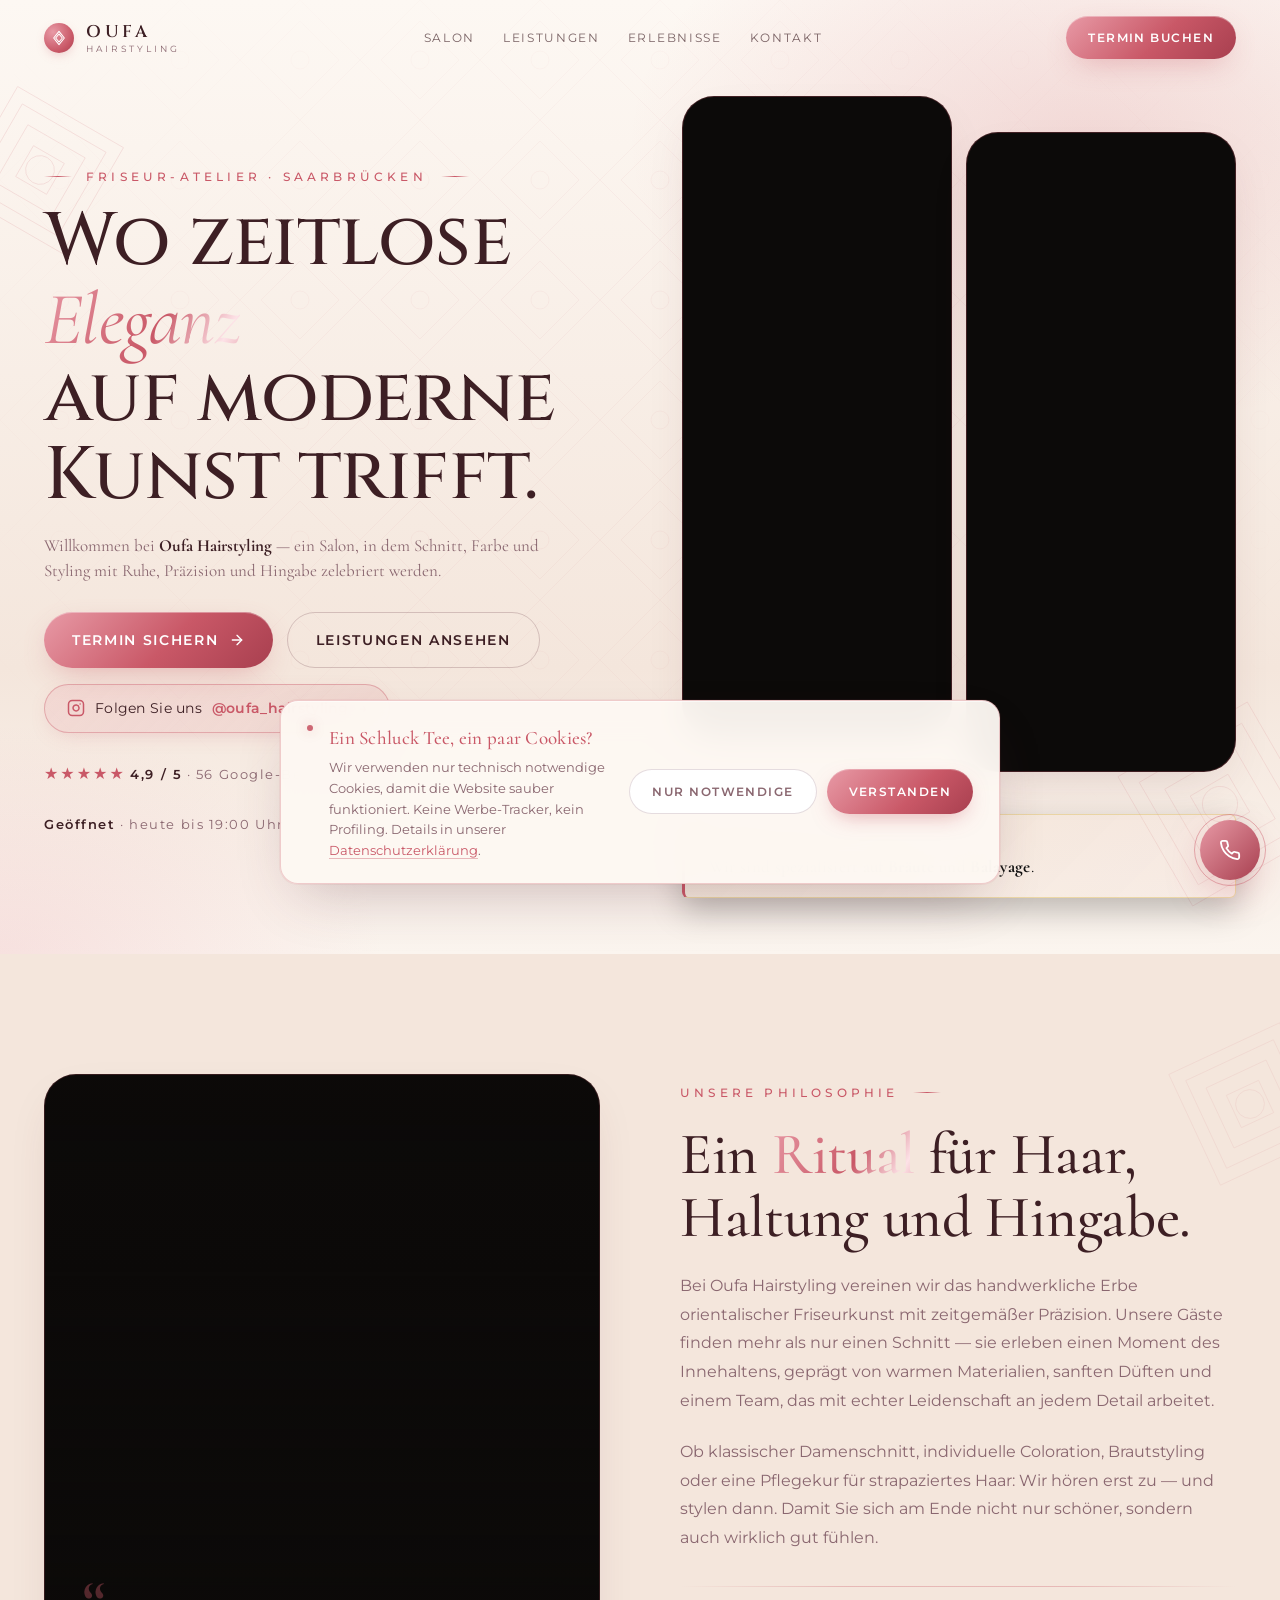
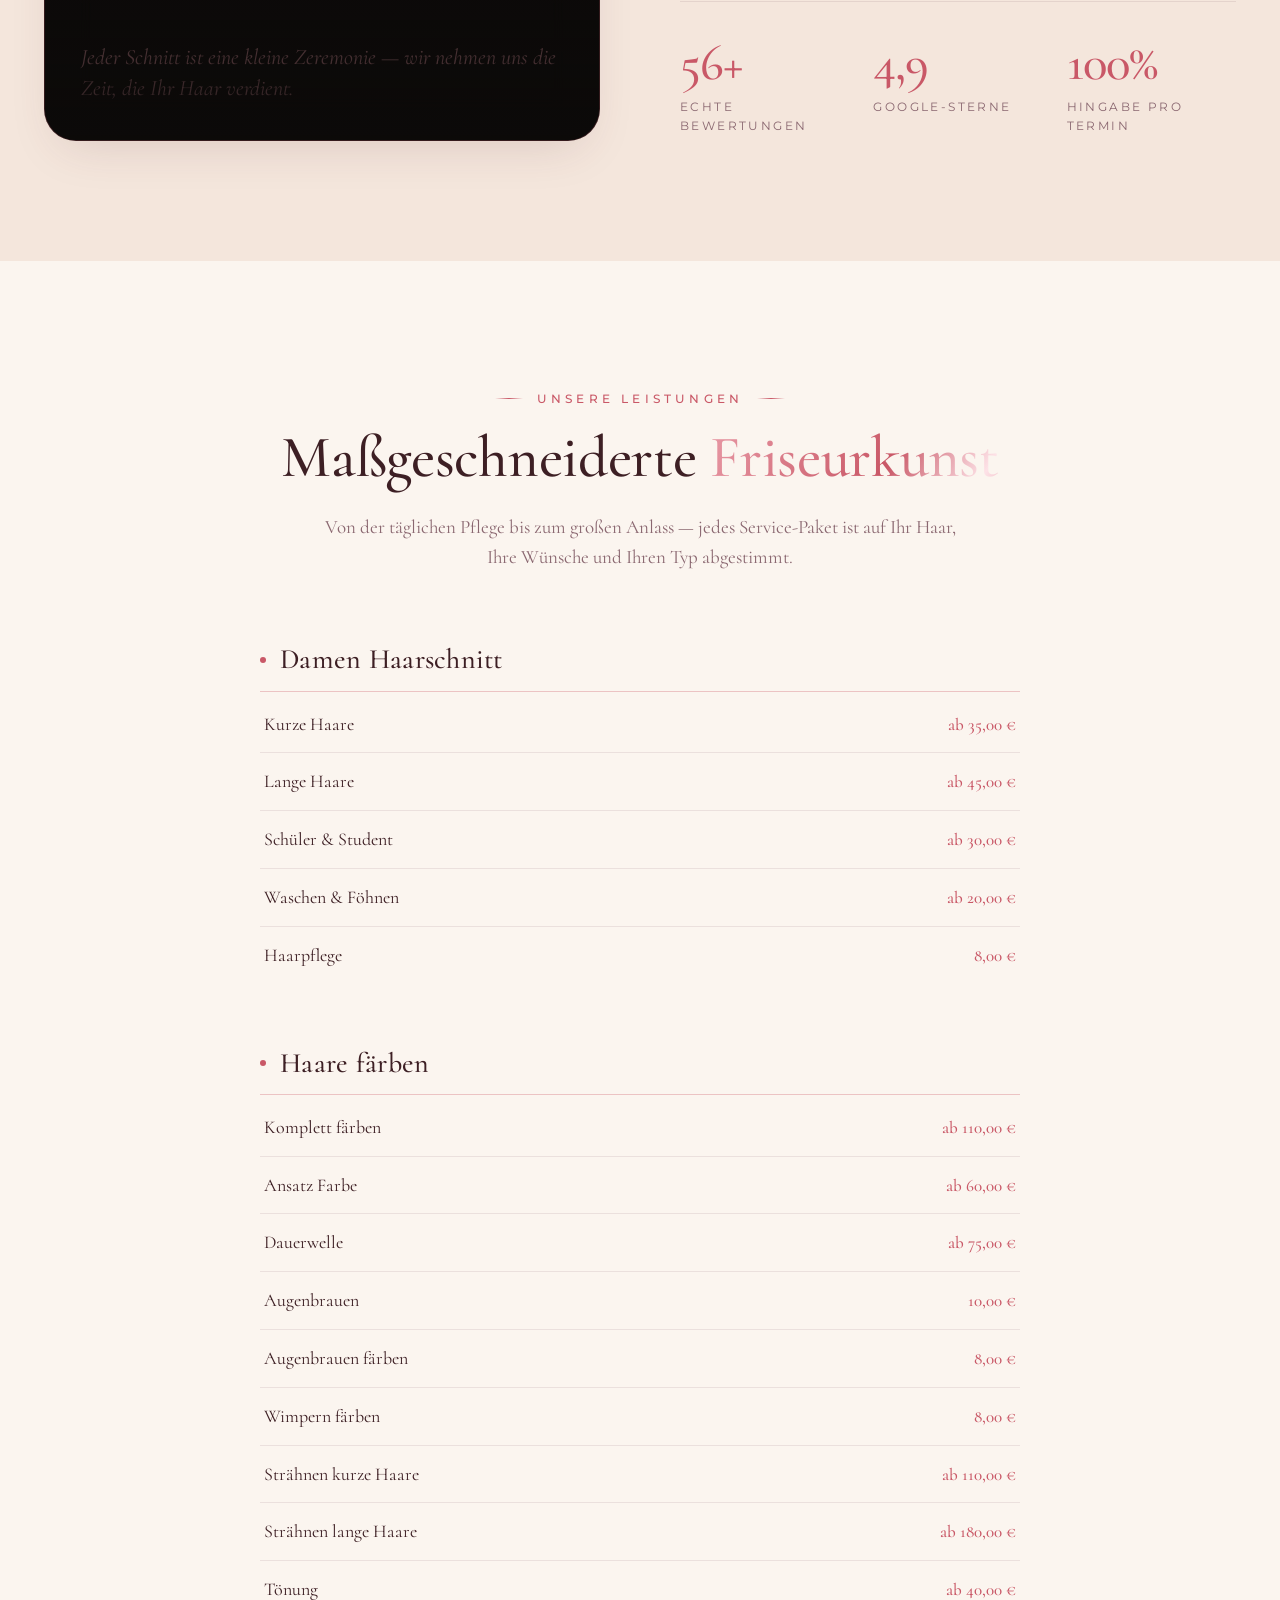
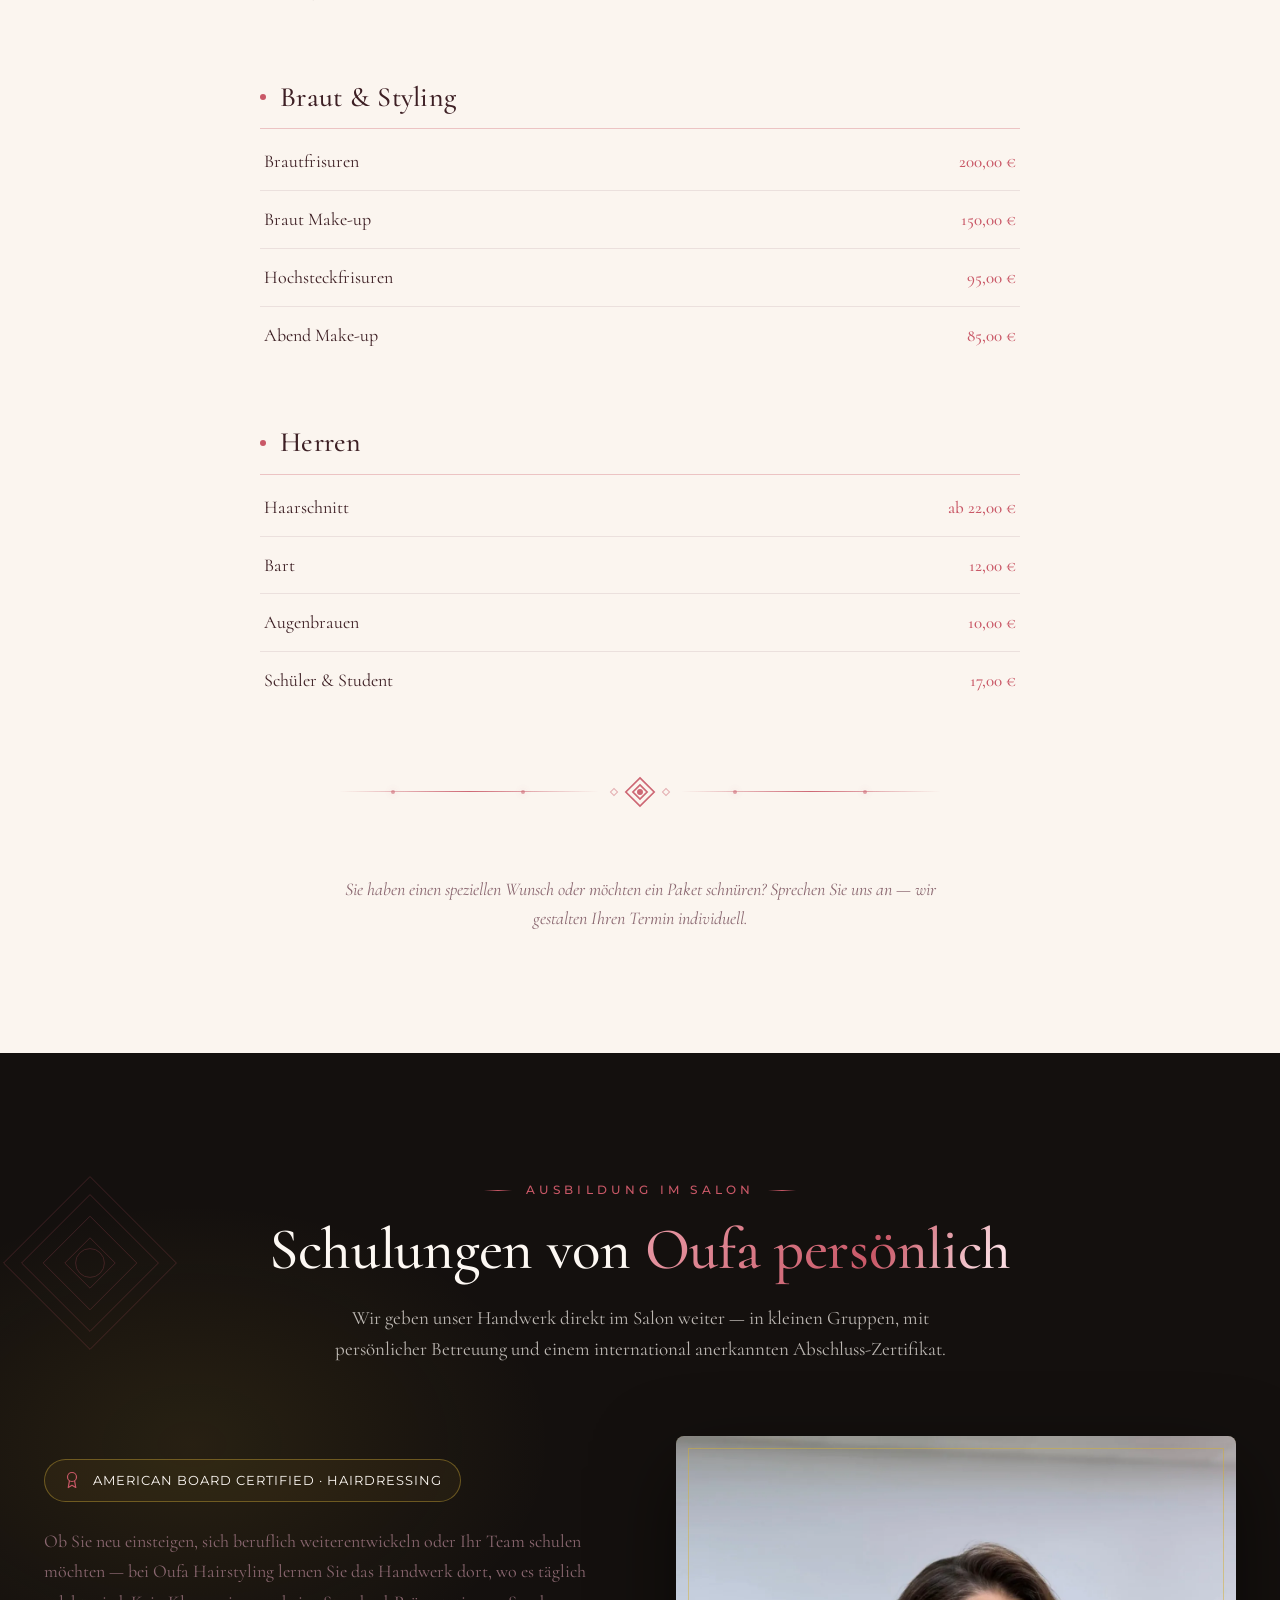
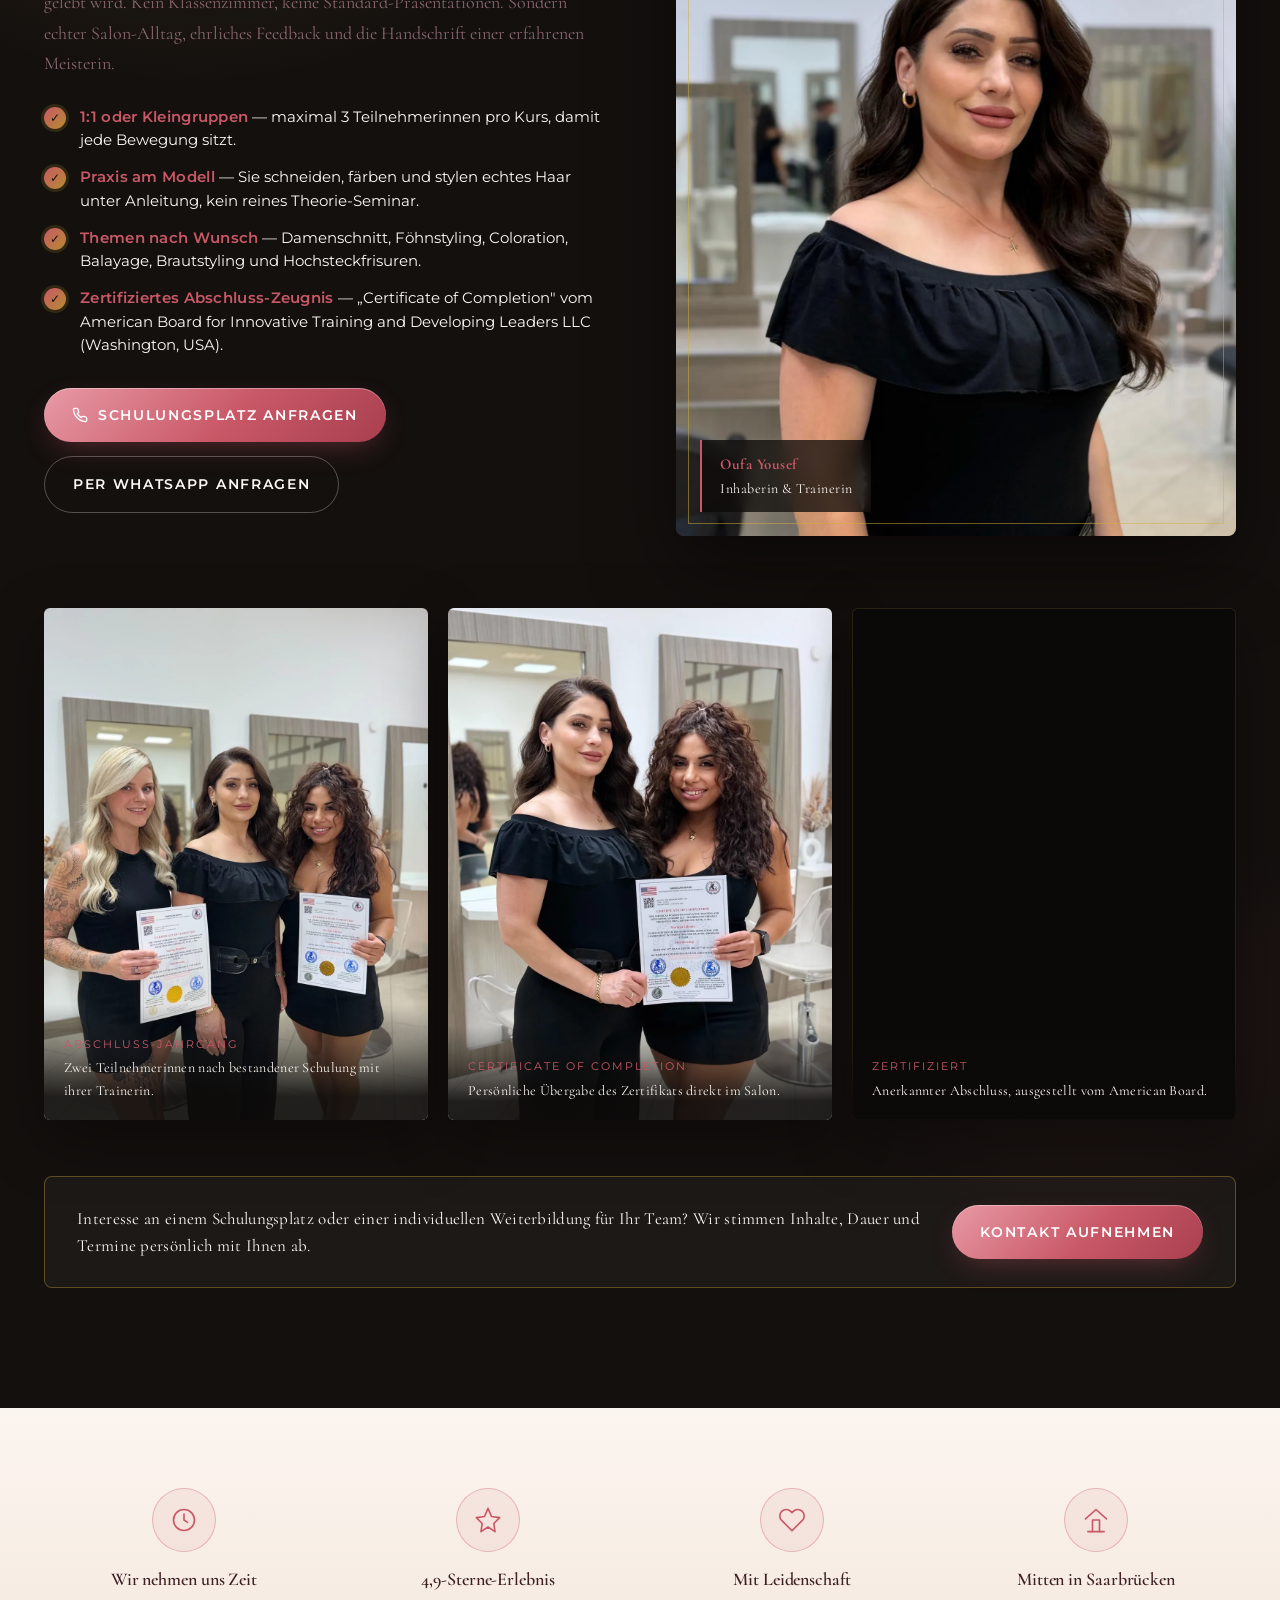
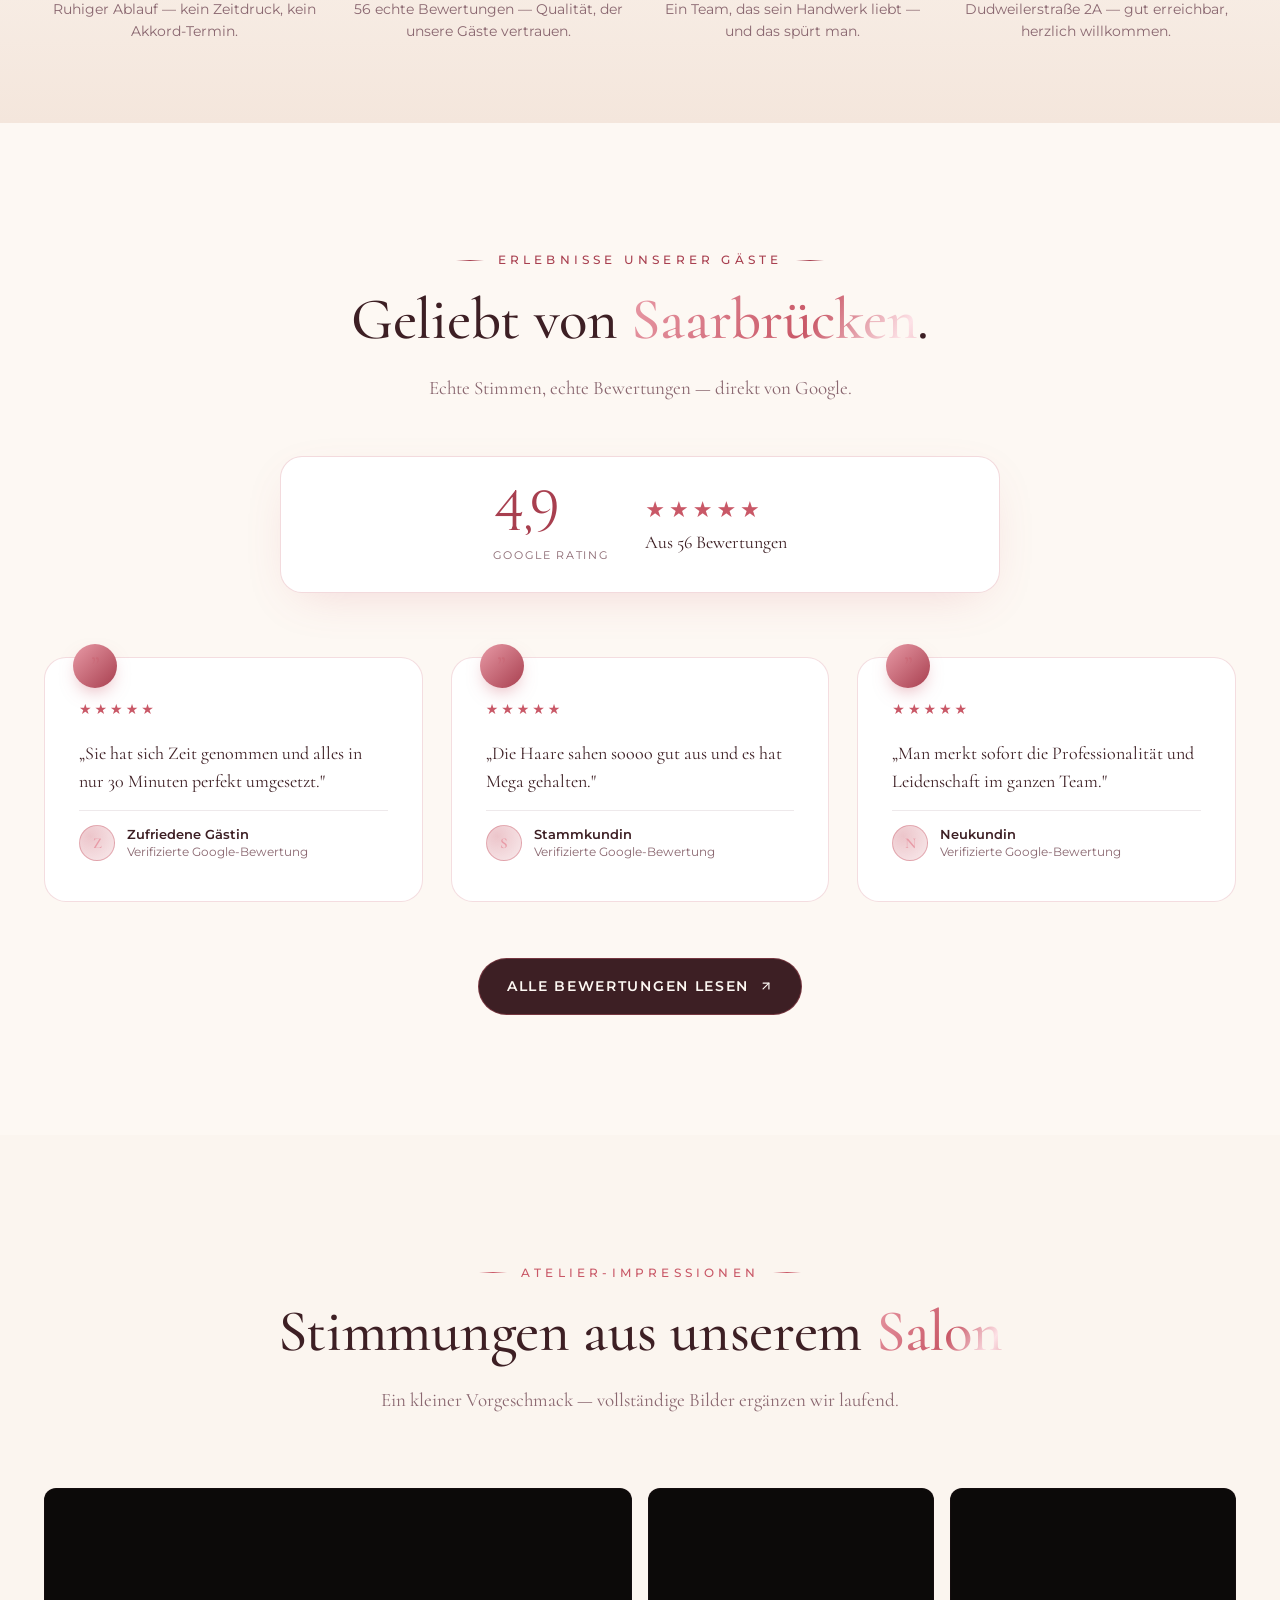
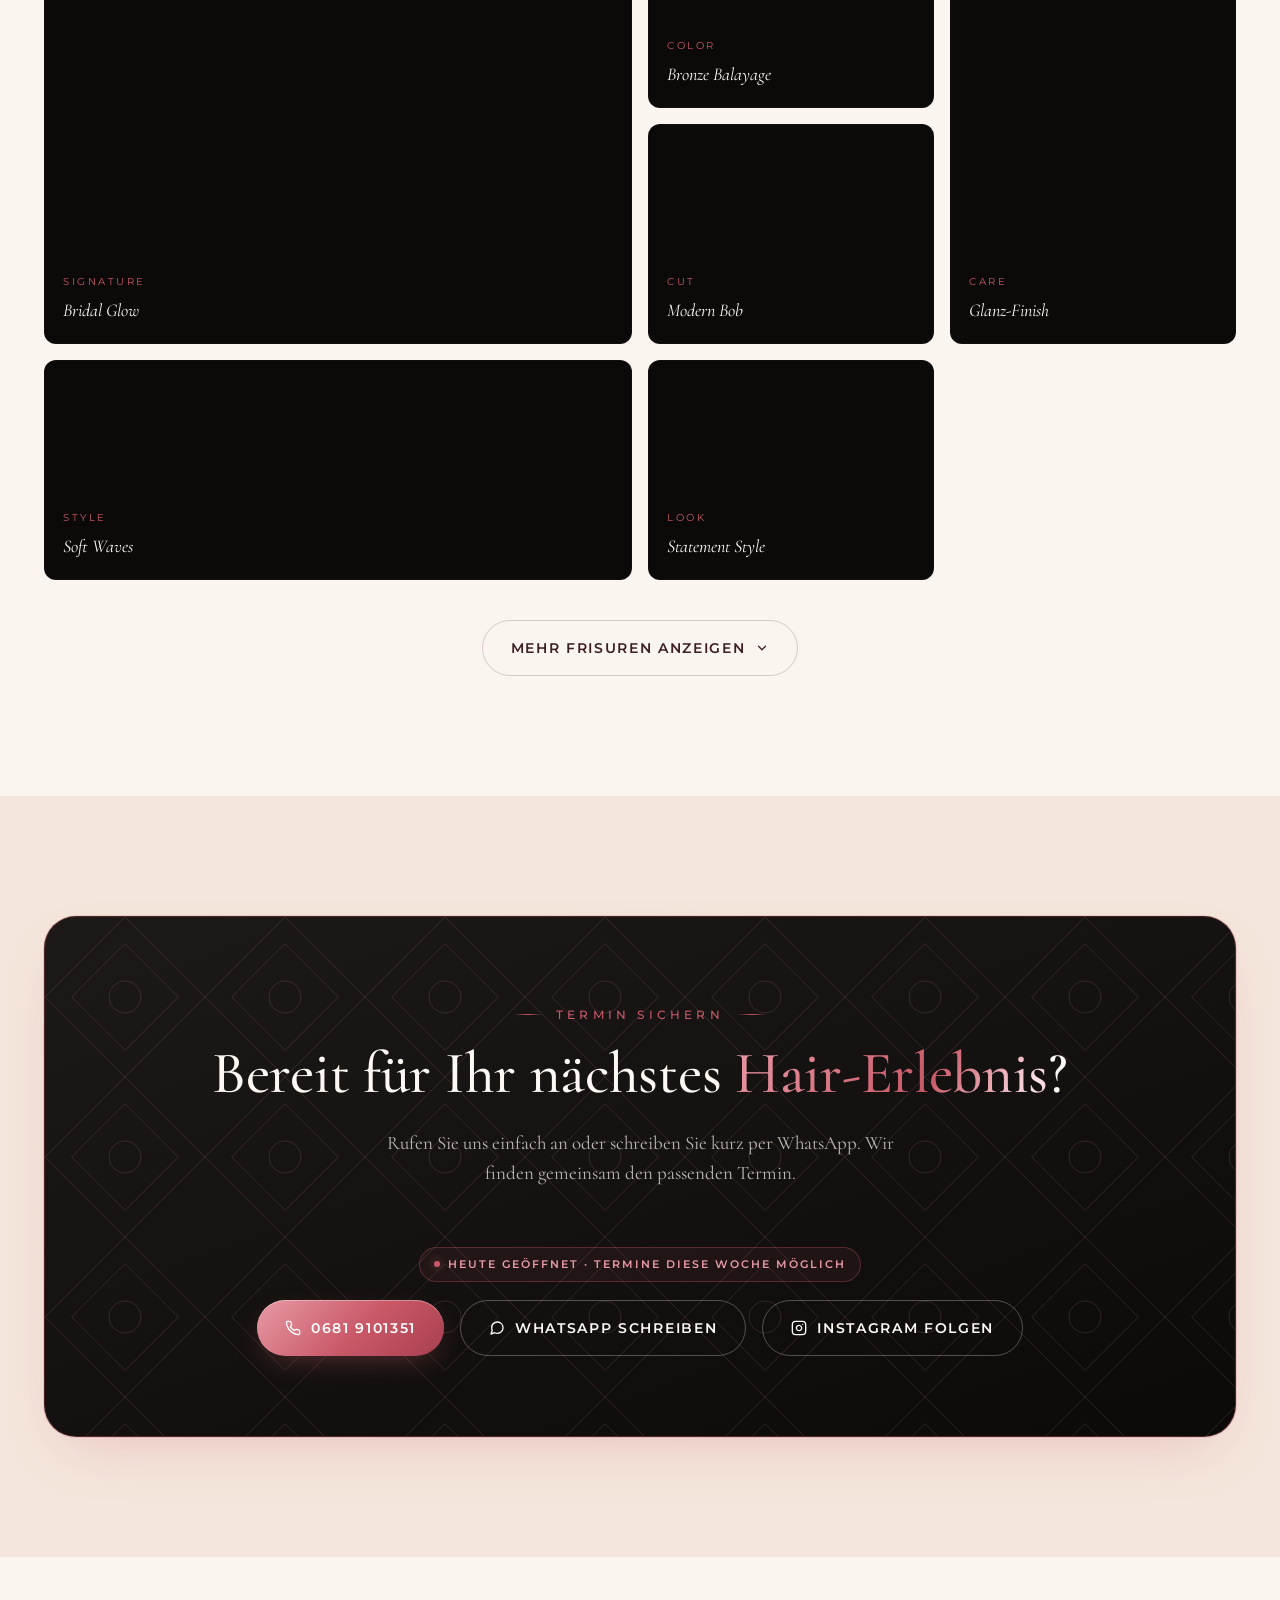
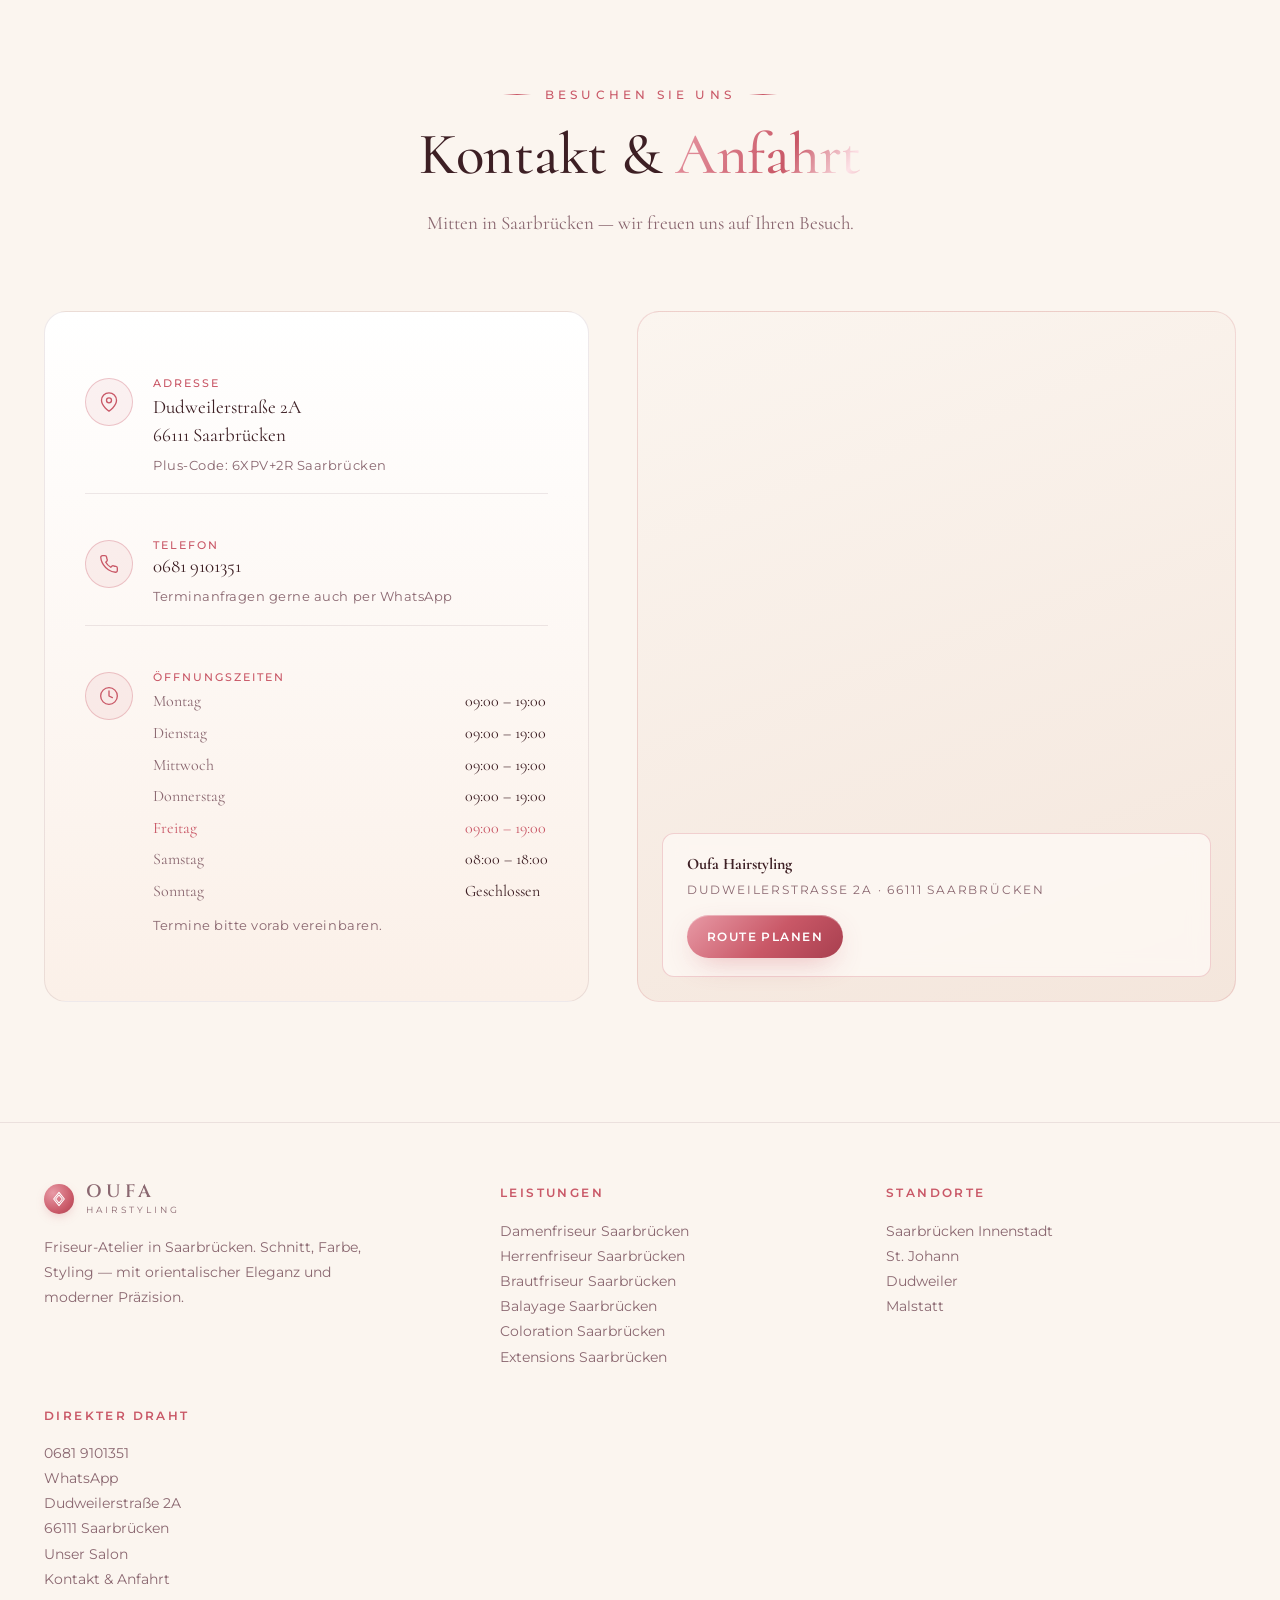
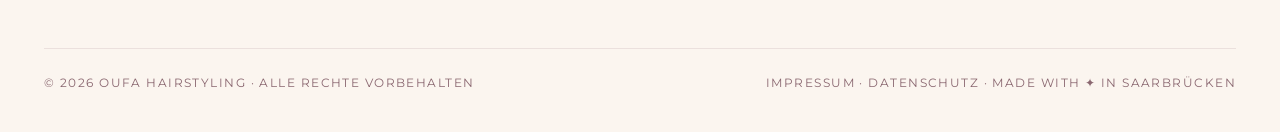
<file: index.html>
<!doctype html>
<html lang="de">
<head>
<meta charset="utf-8" />
<meta name="viewport" content="width=device-width, initial-scale=1, viewport-fit=cover" />
<title>Friseur Saarbrücken ▷ Oufa Hairstyling · Damen · Herren · Braut · Balayage</title>
<meta name="description" content="Friseur Saarbrücken — Oufa Hairstyling in der Dudweilerstraße. Damen- &amp; Herrenfriseur, Brautstyling, Balayage, Coloration, Extensions. 4,9★ bei 56 Google-Bewertungen. Termin: 0681 9101351." />
<meta name="keywords" content="Friseur Saarbrücken, Friseursalon Saarbrücken, Damenfriseur Saarbrücken, Herrenfriseur Saarbrücken, Brautfriseur Saarbrücken, Balayage Saarbrücken, Coloration Saarbrücken, Strähnen Saarbrücken, Extensions Saarbrücken, Friseur St. Johann, Friseur Dudweilerstraße, Hairstylist Saarbrücken, Oufa Hairstyling" />
<meta name="theme-color" content="#fbf5ef" />
<meta name="author" content="Oufa Hairstyling" />
<meta name="robots" content="index, follow, max-image-preview:large, max-snippet:-1, max-video-preview:-1" />
<meta name="geo.region" content="DE-SL" />
<meta name="geo.placename" content="Saarbrücken" />
<meta name="geo.position" content="49.2326;6.9939" />
<meta name="ICBM" content="49.2326, 6.9939" />

<link rel="canonical" href="https://www.oufa-hairstyling.de/" />

<!-- Open Graph -->
<meta property="og:type" content="website" />
<meta property="og:locale" content="de_DE" />
<meta property="og:site_name" content="Oufa Hairstyling" />
<meta property="og:title" content="Friseur Saarbrücken — Oufa Hairstyling · Damen · Herren · Braut · Balayage" />
<meta property="og:description" content="Friseursalon in Saarbrücken mit orientalisch-modernem Stil. 4,9★ bei 56 Google-Bewertungen. Termin: 0681 9101351." />
<meta property="og:url" content="https://www.oufa-hairstyling.de/" />
<meta property="og:image" content="https://i.ibb.co/DHZjzC2b/5-D5110-D7-8-DFA-4-D84-BB23-509-C89431-F52.jpg" />

<!-- Twitter -->
<meta name="twitter:card" content="summary_large_image" />
<meta name="twitter:title" content="Friseur Saarbrücken — Oufa Hairstyling" />
<meta name="twitter:description" content="Damen- &amp; Herrenfriseur · Brautstyling · Balayage · Coloration. 4,9★. Dudweilerstraße 2A, 66111 Saarbrücken." />
<meta name="twitter:image" content="https://i.ibb.co/DHZjzC2b/5-D5110-D7-8-DFA-4-D84-BB23-509-C89431-F52.jpg" />

<!-- Structured Data: HairSalon + LocalBusiness with AggregateRating + Services + FAQPage -->
<script type="application/ld+json">
{
  "@context": "https://schema.org",
  "@graph": [
    {
      "@type": ["HairSalon", "LocalBusiness"],
      "@id": "https://www.oufa-hairstyling.de/#salon",
      "name": "Oufa Hairstyling",
      "alternateName": ["Oufa Hairstyling Saarbrücken", "Friseur Oufa"],
      "description": "Friseursalon in Saarbrücken mit orientalisch-modernem Stil. Damen- und Herrenfriseur, Brautstyling, Balayage, Coloration, Extensions, Keratin-Behandlungen.",
      "url": "https://www.oufa-hairstyling.de/",
      "telephone": "+49 160 76 34 655",
      "image": [
        "https://i.ibb.co/q4QvGqs/DE8-F4-D27-2-A5-E-40-EE-9-E8-A-D3-AD22189650.jpg",
        "https://i.ibb.co/Wvm3nTdF/IMG-2182.avif"
      ],
      "address": {
        "@type": "PostalAddress",
        "streetAddress": "Dudweilerstraße 2A",
        "addressLocality": "Saarbrücken",
        "addressRegion": "Saarland",
        "postalCode": "66111",
        "addressCountry": "DE"
      },
      "geo": {
        "@type": "GeoCoordinates",
        "latitude": 49.2326,
        "longitude": 6.9939
      },
      "openingHoursSpecification": [
        {"@type":"OpeningHoursSpecification","dayOfWeek":["Monday","Tuesday","Wednesday","Thursday","Friday"],"opens":"09:00","closes":"19:00"},
        {"@type":"OpeningHoursSpecification","dayOfWeek":"Saturday","opens":"08:00","closes":"18:00"}
      ],
      "priceRange": "€€",
      "currenciesAccepted": "EUR",
      "paymentAccepted": "Bargeld, EC-Karte",
      "areaServed": [
        {"@type":"City","name":"Saarbrücken"},
        {"@type":"City","name":"Völklingen"},
        {"@type":"City","name":"Sulzbach"},
        {"@type":"City","name":"Dudweiler"},
        {"@type":"City","name":"Heusweiler"},
        {"@type":"City","name":"Riegelsberg"}
      ],
      "aggregateRating": {
        "@type": "AggregateRating",
        "ratingValue": "4.9",
        "reviewCount": "56",
        "bestRating": "5",
        "worstRating": "1"
      },
      "makesOffer": [
        {"@type":"Offer","itemOffered":{"@type":"Service","name":"Damenfriseur Saarbrücken","url":"https://www.oufa-hairstyling.de/services/damenfriseur-saarbruecken.html"}},
        {"@type":"Offer","itemOffered":{"@type":"Service","name":"Herrenfriseur Saarbrücken","url":"https://www.oufa-hairstyling.de/services/herrenfriseur-saarbruecken.html"}},
        {"@type":"Offer","itemOffered":{"@type":"Service","name":"Brautfriseur Saarbrücken","url":"https://www.oufa-hairstyling.de/services/brautfriseur-saarbruecken.html"}},
        {"@type":"Offer","itemOffered":{"@type":"Service","name":"Balayage Saarbrücken","url":"https://www.oufa-hairstyling.de/services/balayage-saarbruecken.html"}},
        {"@type":"Offer","itemOffered":{"@type":"Service","name":"Coloration Saarbrücken","url":"https://www.oufa-hairstyling.de/services/coloration-saarbruecken.html"}},
        {"@type":"Offer","itemOffered":{"@type":"Service","name":"Extensions Saarbrücken","url":"https://www.oufa-hairstyling.de/services/extensions-saarbruecken.html"}}
      ],
      "knowsAbout": ["Friseur","Hairstyling","Damenfriseur","Herrenfriseur","Brautfriseur","Brautstyling","Balayage","Coloration","Strähnen","Haarverlängerung","Extensions","Keratin-Behandlung","Hochzeitsfrisur","Föhnfrisur","Schnitt","Hair Care"],
      "sameAs": [
        "https://www.instagram.com/oufa_hairstyling",
        "https://www.google.com/maps?q=Dudweilerstra%C3%9Fe+2A,+66111+Saarbr%C3%BCcken"
      ]
    },
    {
      "@type": "Organization",
      "@id": "https://www.oufa-hairstyling.de/#org",
      "name": "Oufa Hairstyling",
      "url": "https://www.oufa-hairstyling.de/",
      "logo": "https://www.oufa-hairstyling.de/og-image.png",
      "telephone": "+49 160 76 34 655"
    },
    {
      "@type": "WebSite",
      "@id": "https://www.oufa-hairstyling.de/#website",
      "url": "https://www.oufa-hairstyling.de/",
      "name": "Oufa Hairstyling",
      "publisher": {"@id":"https://www.oufa-hairstyling.de/#org"},
      "inLanguage": "de-DE"
    },
    {
      "@type": "FAQPage",
      "@id": "https://www.oufa-hairstyling.de/#faq",
      "mainEntity": [
        {
          "@type": "Question",
          "name": "Wo befindet sich Oufa Hairstyling in Saarbrücken?",
          "acceptedAnswer": {
            "@type": "Answer",
            "text": "Oufa Hairstyling liegt zentral in Saarbrücken in der Dudweilerstraße 2A, 66111 Saarbrücken — nur wenige Minuten vom Saarbrücker Hauptbahnhof und der Bahnhofstraße entfernt."
          }
        },
        {
          "@type": "Question",
          "name": "Wie kann ich einen Termin bei Oufa Hairstyling buchen?",
          "acceptedAnswer": {
            "@type": "Answer",
            "text": "Termine vereinbaren Sie am einfachsten telefonisch unter 0681 9101351 oder per WhatsApp unter 0160 76 34 655."
          }
        },
        {
          "@type": "Question",
          "name": "Welche Friseur-Leistungen bietet Oufa Hairstyling an?",
          "acceptedAnswer": {
            "@type": "Answer",
            "text": "Wir bieten Damen- und Herrenschnitte, Brautstyling, Balayage, Coloration (klassisch &amp; Glossing), Strähnen, Extensions, Keratin-Behandlungen und Anlass-Frisuren — alles in einem ruhigen, orientalisch inspirierten Salon-Erlebnis."
          }
        },
        {
          "@type": "Question",
          "name": "Wie lange dauert ein Termin?",
          "acceptedAnswer": {
            "@type": "Answer",
            "text": "Ein Damenschnitt mit Föhnen dauert ca. 60 Minuten, eine vollständige Coloration oder Balayage 2 bis 3 Stunden, ein Brautstyling 90 bis 120 Minuten. Bei der Buchung erhalten Sie eine konkrete Zeitschätzung."
          }
        },
        {
          "@type": "Question",
          "name": "Ist Oufa Hairstyling mobiloptimiert / barrierefrei erreichbar?",
          "acceptedAnswer": {
            "@type": "Answer",
            "text": "Unser Salon liegt ebenerdig in der Dudweilerstraße 2A. Anfahrt mit der Saarbahn (Haltestelle Landwehrplatz), zu Fuß vom Hauptbahnhof ca. 8 Minuten."
          }
        }
      ]
    },
    {
      "@type": "BreadcrumbList",
      "itemListElement": [
        {"@type":"ListItem","position":1,"name":"Startseite","item":"https://www.oufa-hairstyling.de/"}
      ]
    }
  ]
}
</script>

<script>
  // Always land on the hero — strip any cached hash before the browser scrolls
  (function(){
    try {
      if ('scrollRestoration' in history) history.scrollRestoration = 'manual';
      if (location.hash) history.replaceState(null, '', location.pathname + location.search);
    } catch(e) {}
  })();
</script>

<link rel="preconnect" href="https://fonts.googleapis.com" />
<link rel="preconnect" href="https://fonts.gstatic.com" crossorigin />
<link href="https://fonts.googleapis.com/css2?family=Cinzel:wght@400;500;600;700&family=Cormorant:wght@300;400;500;600;700&family=Montserrat:wght@300;400;500;600;700&display=swap" rel="stylesheet" />

<style>
  :root {
    --bg:           #fbf5ef;
    --bg-2:         #f4e6dc;
    --surface:      #ffffff;
    --surface-2:    #fbf0e8;
    --line:         rgba(92, 42, 58, 0.10);
    --cream:        #fdf8f3;
    --cream-2:      #f4e6dc;
    --muted:        #8a6770;
    --ink:          #3d1f24;
    --ink-2:        #2a1318;
    --gold:         #c95867;
    --gold-2:       #a83f4f;
    --gold-3:       #e89aa6;
    --gold-soft:    rgba(201, 88, 103, 0.14);
    --emerald:      #5c2a3a;

    --font-display: "Cinzel", "Cormorant", serif;
    --font-serif:   "Cormorant", "Playfair Display", Georgia, serif;
    --font-sans:    "Montserrat", "Inter", system-ui, -apple-system, sans-serif;

    --r-sm: 6px;
    --r-md: 12px;
    --r-lg: 22px;
    --r-xl: 32px;

    --ease-out:    cubic-bezier(0.23, 1, 0.32, 1);
    --ease-in-out: cubic-bezier(0.77, 0, 0.175, 1);

    --shadow-sm: 0 4px 14px rgba(92, 42, 58, 0.07);
    --shadow-md: 0 18px 50px -18px rgba(92, 42, 58, 0.18);
    --shadow-glow: 0 0 0 1px rgba(201, 88, 103, 0.18), 0 24px 60px -22px rgba(201, 88, 103, 0.28);
  }

  * { box-sizing: border-box; }
  html { scroll-behavior: smooth; }
  body {
    margin: 0;
    font-family: var(--font-sans);
    color: var(--ink);
    background: var(--bg);
    -webkit-font-smoothing: antialiased;
    text-rendering: optimizeLegibility;
    line-height: 1.6;
    overflow-x: hidden;
  }
  img, svg { display: block; max-width: 100%; }
  a { color: inherit; text-decoration: none; }
  button { font: inherit; cursor: pointer; border: 0; background: none; color: inherit; }

  ::selection { background: var(--gold); color: var(--ink); }

  .container {
    width: 100%;
    max-width: 1240px;
    padding: 0 24px;
    margin: 0 auto;
  }

  /* ---------- Gold text / utilities ---------- */
  .gold-text {
    background: linear-gradient(
      120deg,
      var(--gold-3) 0%,
      var(--gold) 30%,
      #fde2e7 45%,
      var(--gold) 60%,
      var(--gold-2) 100%
    );
    background-size: 220% 100%;
    background-position: 0% 50%;
    -webkit-background-clip: text;
    background-clip: text;
    color: transparent;
    animation: gold-shimmer 9s ease-in-out infinite;
  }
  @keyframes gold-shimmer {
    0%, 100% { background-position: 0% 50%; }
    50% { background-position: 100% 50%; }
  }
  @media (prefers-reduced-motion: reduce) {
    .gold-text { animation: none; }
  }

  /* Scroll progress — fine gold line at the very top */
  .scroll-progress {
    position: fixed;
    left: 0; top: 0;
    height: 2px; width: 0;
    background: linear-gradient(90deg, var(--gold-3), var(--gold), var(--gold-2));
    z-index: 100;
    transition: width 80ms linear;
    box-shadow: 0 0 12px rgba(201,88,103,.5);
  }
  .eyebrow {
    font-family: var(--font-sans);
    font-weight: 500;
    letter-spacing: .35em;
    text-transform: uppercase;
    font-size: 12px;
    color: var(--gold);
    display: inline-flex;
    align-items: center;
    gap: 14px;
  }
  .eyebrow::before, .eyebrow::after {
    content: "";
    width: 28px;
    height: 1px;
    background: linear-gradient(90deg, transparent, var(--gold), transparent);
  }
  .eyebrow.left::before { display: none; }
  .eyebrow.right::after { display: none; }

  h1, h2, h3, h4 {
    font-family: var(--font-serif);
    font-weight: 500;
    letter-spacing: -0.005em;
    margin: 0;
    line-height: 1.08;
  }
  h2 { font-size: clamp(34px, 4.6vw, 60px); }
  h3 { font-size: clamp(22px, 2.2vw, 28px); font-weight: 600; }
  p { margin: 0; }

  /* ---------- Ornament divider ---------- */
  .ornament {
    display: flex;
    align-items: center;
    justify-content: center;
    gap: 22px;
    margin: 64px 0;
    color: var(--gold);
    opacity: .9;
  }
  .ornament .line {
    height: 1px;
    flex: 1;
    max-width: 260px;
    background: linear-gradient(90deg, transparent, var(--gold), transparent);
    position: relative;
  }
  .ornament .line::before,
  .ornament .line::after {
    content: "";
    position: absolute;
    top: 50%;
    width: 4px; height: 4px;
    border-radius: 50%;
    background: var(--gold);
    transform: translateY(-50%);
    box-shadow: 0 0 8px rgba(201,88,103,.6);
    opacity: .6;
  }
  .ornament .line::before { left: 20%; }
  .ornament .line::after { left: 70%; }
  .ornament .glyph {
    width: 38px; height: 38px;
    display: grid; place-items: center;
    position: relative;
  }
  .ornament .glyph::before,
  .ornament .glyph::after {
    content: "";
    position: absolute;
    top: 50%;
    width: 4px; height: 4px;
    border: 1px solid var(--gold);
    transform: translateY(-50%) rotate(45deg);
    opacity: .5;
  }
  .ornament .glyph::before { left: -10px; }
  .ornament .glyph::after { right: -10px; }

  /* ---------- Buttons ---------- */
  .btn {
    display: inline-flex;
    align-items: center;
    justify-content: center;
    gap: 10px;
    padding: 16px 28px;
    border-radius: 999px;
    font-family: var(--font-sans);
    font-weight: 600;
    font-size: 14px;
    letter-spacing: .12em;
    text-transform: uppercase;
    transition:
      transform 200ms var(--ease-out),
      box-shadow 200ms var(--ease-out),
      background 200ms var(--ease-out),
      color 200ms var(--ease-out),
      border-color 200ms var(--ease-out);
    cursor: pointer;
    white-space: nowrap;
  }
  .btn-gold {
    background: linear-gradient(135deg, var(--gold-3), var(--gold) 55%, var(--gold-2));
    color: #fff;
    box-shadow: 0 10px 30px -10px rgba(201,88,103,.45), inset 0 1px 0 rgba(255,255,255,.35);
  }
  .btn-gold:hover { transform: translateY(-2px); box-shadow: 0 18px 40px -10px rgba(201,88,103,.55); }
  .btn-ghost {
    background: transparent;
    color: var(--ink);
    border: 1px solid rgba(92,42,58,.22);
  }
  .btn-ghost:hover { border-color: var(--gold); color: var(--gold); }
  .btn-dark {
    background: var(--ink);
    color: var(--cream);
    border: 1px solid rgba(201,88,103,.4);
  }
  .btn-dark:hover { background: var(--ink-2); border-color: var(--gold-3); }
  .btn:active { transform: scale(0.97); }
  .btn-gold:active { transform: scale(0.97); }
  .booking-card .btn-ghost {
    color: var(--cream);
    border-color: rgba(253,248,243,.28);
  }
  .booking-card .btn-ghost:hover { color: var(--gold-3); border-color: var(--gold-3); }

  /* ---------- Header / Nav ---------- */
  header.site {
    position: fixed;
    top: 0; left: 0; right: 0;
    z-index: 60;
    transition: background .35s ease, backdrop-filter .35s ease, border-color .35s ease;
    border-bottom: 1px solid transparent;
  }
  header.site.scrolled {
    background: rgba(251,245,239,.82);
    backdrop-filter: blur(14px) saturate(140%);
    -webkit-backdrop-filter: blur(14px) saturate(140%);
    border-bottom-color: rgba(201,88,103,.18);
  }
  .nav {
    display: flex;
    align-items: center;
    justify-content: space-between;
    padding: 16px 0;
  }
  .brand {
    display: inline-flex;
    align-items: center;
    gap: 12px;
    font-family: var(--font-display);
    font-weight: 600;
    font-size: 17px;
    letter-spacing: .18em;
  }
  .brand .mark {
    width: 30px; height: 30px;
    display: grid; place-items: center;
    border-radius: 50%;
    background: radial-gradient(circle at 30% 30%, var(--gold-3), var(--gold) 65%, var(--gold-2) 100%);
    box-shadow: 0 4px 12px -4px rgba(201,88,103,.4);
    color: #fff;
  }
  .brand .mark svg { width: 16px; height: 16px; }
  .brand .name { display: inline-flex; flex-direction: column; line-height: 1; }
  .brand .name strong { font-weight: 600; letter-spacing: .22em; }
  .brand .name span {
    font-family: var(--font-sans);
    font-weight: 400;
    letter-spacing: .32em;
    font-size: 9px;
    color: var(--muted);
    margin-top: 4px;
  }
  nav.links {
    display: flex; gap: 28px;
    font-size: 12px;
    letter-spacing: .14em;
    text-transform: uppercase;
    font-weight: 400;
  }
  nav.links a {
    position: relative;
    padding: 6px 0;
    color: var(--ink);
    opacity: .68;
    transition: color 200ms var(--ease-out), opacity 200ms var(--ease-out);
  }
  nav.links a::after {
    content: "";
    position: absolute;
    left: 0; right: 0; bottom: 0;
    height: 1px;
    background: var(--gold);
    transform: scaleX(0);
    transform-origin: left;
    transition: transform .35s ease;
  }
  nav.links a:hover { color: var(--gold); opacity: 1; }
  nav.links a:hover::after { transform: scaleX(1); }
  .nav-cta { display: flex; align-items: center; gap: 14px; }
  .nav-cta .btn { padding: 12px 22px; font-size: 12px; }
  .menu-toggle {
    display: none;
    width: 44px; height: 44px;
    border-radius: 50%;
    border: 1px solid rgba(201,88,103,.4);
    align-items: center; justify-content: center;
  }
  .menu-toggle:hover { border-color: var(--gold); color: var(--gold); }

  /* ---------- Hero ---------- */
  .hero {
    position: relative;
    min-height: 100vh;
    display: flex;
    align-items: center;
    padding: 96px 0 56px;
    overflow: hidden;
    isolation: isolate;
  }
  .hero::before {
    content: "";
    position: absolute; inset: 0;
    background:
      radial-gradient(60% 50% at 85% 15%, rgba(201,88,103,.18), transparent 60%),
      radial-gradient(50% 40% at 0% 100%, rgba(232,154,166,.22), transparent 60%),
      linear-gradient(180deg, #fdf8f3 0%, #f4e6dc 70%, #fbf5ef 100%);
    z-index: -2;
  }
  .hero::after {
    content: "";
    position: absolute; inset: 0;
    background-image: url("data:image/svg+xml;utf8,<svg xmlns='http://www.w3.org/2000/svg' width='80' height='80' viewBox='0 0 80 80'><g fill='none' stroke='%23c95867' stroke-width='.6' opacity='.22'><path d='M40 0 L80 40 L40 80 L0 40 Z'/><path d='M40 14 L66 40 L40 66 L14 40 Z'/><circle cx='40' cy='40' r='6'/></g></svg>");
    background-size: 120px 120px;
    opacity: .28;
    mask-image: radial-gradient(ellipse 80% 70% at 50% 40%, black 30%, transparent 80%);
    -webkit-mask-image: radial-gradient(ellipse 80% 70% at 50% 40%, black 30%, transparent 80%);
    z-index: -1;
    pointer-events: none;
  }
  .hero-grid {
    display: grid;
    grid-template-columns: 1.05fr 1fr;
    gap: 56px;
    align-items: center;
  }
  .hero h1 {
    font-family: var(--font-display);
    font-weight: 500;
    font-size: clamp(40px, 5.8vw, 80px);
    line-height: 1.04;
    letter-spacing: -0.01em;
    margin-top: 18px;
  }
  .hero h1 .accent {
    font-family: var(--font-serif);
    font-style: italic;
    font-weight: 400;
  }
  .hero p.lead {
    margin-top: 18px;
    font-family: var(--font-serif);
    font-size: clamp(17px, 1.3vw, 20px);
    color: var(--muted);
    max-width: 540px;
    line-height: 1.5;
  }
  .hero-cta {
    margin-top: 28px;
    display: flex;
    gap: 14px;
    flex-wrap: wrap;
  }
  .hero-meta {
    margin-top: 28px;
    display: flex;
    gap: 28px;
    flex-wrap: wrap;
    align-items: center;
    color: var(--muted);
    font-size: 13px;
    letter-spacing: .12em;
  }
  .hero-meta .stars { color: var(--gold); letter-spacing: 2px; font-size: 16px; }
  .hero-meta strong { color: var(--ink); font-weight: 600; }

  /* Hero showcase card */
  .hero-card {
    position: relative;
    aspect-ratio: 4/5;
    border-radius: var(--r-xl);
    overflow: hidden;
    background: linear-gradient(160deg, #1c1917, #0c0a09 70%);
    box-shadow: var(--shadow-md);
    border: 1px solid rgba(201,88,103,.28);
  }
  .hero-card::before {
    content: "";
    position: absolute; inset: 0;
    background-image: linear-gradient(180deg, rgba(12,10,9,.15) 0%, rgba(12,10,9,0) 35%, rgba(12,10,9,.85) 100%);
    pointer-events: none;
  }
  .hero-card .arabesque { display: none; }
  .hero-card .label {
    position: absolute;
    left: 28px; bottom: 28px;
    right: 28px;
    color: var(--cream);
  }
  .hero-card .label .num {
    font-family: var(--font-display);
    font-size: 64px;
    line-height: 1;
    letter-spacing: .04em;
  }
  .hero-card .label .desc {
    font-family: var(--font-serif);
    font-style: italic;
    font-size: 18px;
    color: var(--muted);
    margin-top: 6px;
  }
  .hero-card .corner {
    position: absolute;
    width: 64px; height: 64px;
    border: 1px solid var(--gold);
    opacity: .65;
  }
  .hero-card .corner.tl { top: 16px; left: 16px; border-right: 0; border-bottom: 0; }
  .hero-card .corner.tr { top: 16px; right: 16px; border-left: 0; border-bottom: 0; }
  .hero-card .corner.bl { bottom: 16px; left: 16px; border-right: 0; border-top: 0; }
  .hero-card .corner.br { bottom: 16px; right: 16px; border-left: 0; border-top: 0; }
  .hero-card .badge {
    position: absolute;
    top: 28px; right: 28px;
    display: inline-flex;
    align-items: center;
    gap: 10px;
    padding: 10px 14px;
    border-radius: 999px;
    background: rgba(12,10,9,.55);
    backdrop-filter: blur(8px);
    border: 1px solid rgba(232,154,166,.55);
    color: var(--gold-3);
    font-size: 12px;
    letter-spacing: .18em;
    text-transform: uppercase;
  }

  /* ---------- Hero image diptych ---------- */
  .hero-images {
    display: grid;
    grid-template-columns: 1fr 1fr;
    gap: 14px;
    position: relative;
  }
  .hero-img {
    height: clamp(440px, 72vh, 640px);
    border-radius: var(--r-xl);
    overflow: hidden;
    background-size: cover;
    background-position: center;
    background-repeat: no-repeat;
    background-color: #0c0a09;
    box-shadow: var(--shadow-md);
    border: 1px solid rgba(201,88,103,.28);
    transform: translateY(var(--py, 0px));
    will-change: transform;
    transition: transform .4s var(--ease-out), box-shadow .4s var(--ease-out);
  }
  .hero-img:hover {
    transform: translateY(calc(var(--py, 0px) - 6px));
    box-shadow: 0 30px 70px -25px rgba(92,42,58,.32);
  }
  .hero-img-2 { margin-top: 36px; }

  /* ---------- Hero specialization note ---------- */
  .hero-note {
    grid-column: 1 / -1;
    margin-top: 28px;
    padding: 18px 24px;
    border: 1px solid rgba(212,175,55,.35);
    border-left: 3px solid var(--gold);
    border-radius: 6px;
    background: linear-gradient(135deg, rgba(212,175,55,.07), rgba(201,88,103,.04));
    box-shadow: 0 12px 32px rgba(0,0,0,.25);
    text-align: left;
  }
  .hero-note-eyebrow {
    display: block;
    color: var(--gold);
    font-family: var(--font-sans);
    font-size: 10px;
    letter-spacing: 3px;
    text-transform: uppercase;
    margin-bottom: 6px;
  }
  .hero-note p {
    margin: 0;
    color: #111;
    font-family: var(--font-serif);
    font-size: 17px;
    line-height: 1.4;
    letter-spacing: .3px;
  }
  .hero-note p strong {
    color: #111;
    font-weight: 700;
  }

  /* ---------- Hero Instagram pill ---------- */
  .hero-insta {
    display: inline-flex;
    align-items: center;
    gap: 10px;
    margin-top: 16px;
    padding: 12px 22px;
    border-radius: 999px;
    background: linear-gradient(135deg, rgba(232,154,166,.20), rgba(201,88,103,.10));
    border: 1px solid rgba(201,88,103,.38);
    color: var(--ink);
    font-size: 14px;
    letter-spacing: .02em;
    font-family: var(--font-sans);
    box-shadow: 0 6px 22px -10px rgba(201,88,103,.35);
    transition: transform .25s var(--ease-out), background .25s ease, border-color .25s ease, box-shadow .25s ease;
  }
  .hero-insta:hover {
    transform: translateY(-2px);
    background: linear-gradient(135deg, rgba(232,154,166,.34), rgba(201,88,103,.18));
    border-color: var(--gold);
    box-shadow: 0 14px 32px -10px rgba(201,88,103,.5);
  }
  .hero-insta strong {
    color: var(--gold);
    font-weight: 600;
  }
  .hero-insta svg { color: var(--gold); flex-shrink: 0; }
  .hero-insta .arrow {
    color: var(--gold);
    font-weight: 500;
    transition: transform .25s ease;
  }
  .hero-insta:hover .arrow { transform: translateX(4px); }

  /* ---------- Sections base ---------- */
  section { position: relative; padding: 120px 0; }
  section .section-head { text-align: center; margin-bottom: 72px; }
  section .section-head h2 { margin-top: 18px; }
  section .section-head p {
    margin-top: 22px;
    font-family: var(--font-serif);
    font-size: 19px;
    color: var(--muted);
    max-width: 640px;
    margin-left: auto;
    margin-right: auto;
  }

  /* ---------- About ---------- */
  .about {
    background: var(--bg-2);
    overflow: hidden;
  }
  .about-grid {
    display: grid;
    grid-template-columns: 1fr 1fr;
    gap: 80px;
    align-items: center;
  }
  .about-visual {
    position: relative;
    aspect-ratio: 5/6;
    border-radius: var(--r-xl);
    overflow: hidden;
    background: linear-gradient(135deg, #1c1917 0%, #14110f 60%, #221d1a 100%);
    border: 1px solid rgba(201,88,103,.22);
    box-shadow: var(--shadow-md);
  }
  .about-visual::after {
    content: "";
    position: absolute; inset: 0;
    background-image: linear-gradient(180deg, rgba(12,10,9,.15) 0%, rgba(12,10,9,0) 30%, rgba(12,10,9,.9) 100%);
    pointer-events: none;
  }
  .about-visual .quote {
    position: absolute;
    bottom: 36px; left: 36px; right: 36px;
    color: var(--gold-3);
    font-family: var(--font-serif);
    font-style: italic;
    font-size: 22px;
    line-height: 1.4;
  }
  .about-visual .quote::before {
    content: "“";
    display: block;
    font-family: var(--font-display);
    font-style: normal;
    font-size: 80px;
    line-height: 1;
    color: var(--gold);
    margin-bottom: -20px;
  }
  .about-text h2 { margin-top: 18px; }
  .about-text p {
    margin-top: 22px;
    font-size: 16px;
    color: var(--muted);
    line-height: 1.8;
  }
  .about-stats {
    display: grid;
    grid-template-columns: repeat(3, 1fr);
    gap: 24px;
    margin-top: 48px;
    padding-top: 36px;
    border-top: 1px solid var(--line);
  }
  .stat .v {
    font-family: var(--font-display);
    font-size: 36px;
    color: var(--gold);
    line-height: 1;
  }
  .stat .l {
    margin-top: 8px;
    font-size: 12px;
    letter-spacing: .2em;
    text-transform: uppercase;
    color: var(--muted);
  }

  /* ---------- Services (price list) ---------- */
  .services { background: var(--bg); }
  .services-grid {
    display: flex;
    flex-direction: column;
    gap: 64px;
    max-width: 760px;
    margin: 0 auto;
  }
  .service-group .group-title {
    font-family: var(--font-serif);
    font-weight: 500;
    font-size: 28px;
    color: var(--ink);
    letter-spacing: .01em;
    padding-bottom: 16px;
    border-bottom: 1px solid rgba(201,88,103,.32);
    margin: 0 0 4px;
    display: flex;
    align-items: center;
    gap: 14px;
  }
  .service-group .group-title::before {
    content: "";
    width: 6px; height: 6px;
    border-radius: 50%;
    background: var(--gold);
    flex-shrink: 0;
  }
  .price-list {
    list-style: none;
    padding: 0;
    margin: 0;
  }
  .price-list li {
    display: flex;
    justify-content: space-between;
    align-items: baseline;
    gap: 16px;
    padding: 14px 4px;
    border-bottom: 1px solid var(--line);
    font-family: var(--font-serif);
    font-size: 18px;
    color: var(--ink);
    transition: background .2s ease;
  }
  .price-list li:hover { background: rgba(201,88,103,.04); }
  .price-list li:last-child { border-bottom: 0; }
  .price-list .price {
    color: var(--gold);
    font-weight: 500;
    white-space: nowrap;
    font-size: 17px;
  }
  @media (max-width: 560px) {
    .services-grid { gap: 48px; }
    .service-group .group-title { font-size: 22px; }
    .price-list li { font-size: 16px; padding: 12px 2px; }
    .price-list .price { font-size: 15px; }
  }

  /* ---------- Experience strip ---------- */
  .experience {
    background: linear-gradient(180deg, var(--bg) 0%, var(--bg-2) 100%);
    padding: 80px 0;
  }
  .exp-grid {
    display: grid;
    grid-template-columns: repeat(4, 1fr);
    gap: 24px;
    text-align: center;
  }
  .exp-item .ic {
    width: 64px; height: 64px;
    margin: 0 auto 18px;
    display: grid; place-items: center;
    border-radius: 50%;
    border: 1px solid rgba(201,88,103,.35);
    color: var(--gold);
    background: rgba(201,88,103,.08);
  }
  .exp-item h4 {
    font-family: var(--font-serif);
    color: var(--ink);
    font-size: 18px;
    font-weight: 600;
  }
  .exp-item p {
    margin-top: 8px;
    font-size: 14px;
    color: var(--muted);
  }

  /* ---------- Testimonials ---------- */
  .testimonials {
    background: var(--cream);
    color: var(--ink);
  }
  .testimonials .eyebrow { color: var(--gold-2); }
  .testimonials .eyebrow::before, .testimonials .eyebrow::after {
    background: linear-gradient(90deg, transparent, var(--gold-2), transparent);
  }
  .testimonials .section-head h2 { color: var(--ink); }
  .testimonials .section-head p { color: var(--muted); }
  .reviews-summary {
    display: flex;
    justify-content: center;
    align-items: center;
    gap: 36px;
    margin: -20px auto 64px;
    padding: 28px 40px;
    background: #fff;
    border-radius: var(--r-lg);
    border: 1px solid rgba(201,88,103,.22);
    max-width: 720px;
    box-shadow: 0 14px 50px -20px rgba(201,88,103,.25);
    flex-wrap: wrap;
  }
  .reviews-summary .big {
    font-family: var(--font-display);
    font-size: 56px;
    color: var(--gold-2);
    line-height: 1;
    letter-spacing: -0.02em;
  }
  .reviews-summary .stars { color: var(--gold); font-size: 22px; letter-spacing: 4px; }
  .reviews-summary small {
    font-family: var(--font-sans);
    color: var(--muted);
    letter-spacing: .15em;
    text-transform: uppercase;
    font-size: 11px;
    display: block;
    margin-top: 6px;
  }
  .reviews-summary .src {
    font-family: var(--font-serif);
    color: var(--ink);
    font-size: 18px;
  }
  .reviews-grid {
    display: grid;
    grid-template-columns: repeat(3, 1fr);
    gap: 28px;
  }
  .review {
    background: #fff;
    border-radius: var(--r-lg);
    padding: 40px 34px;
    border: 1px solid rgba(201,88,103,.2);
    position: relative;
    transition: transform .3s ease, box-shadow .3s ease;
  }
  .review:hover { transform: translateY(-4px); box-shadow: 0 18px 50px -22px rgba(28,25,23,.2); }
  .review .quote {
    position: absolute;
    top: -14px; left: 28px;
    width: 44px; height: 44px;
    border-radius: 50%;
    display: grid; place-items: center;
    background: linear-gradient(135deg, var(--gold-3), var(--gold-2));
    color: var(--ink);
    font-family: var(--font-display);
    font-size: 26px;
    line-height: 1;
    box-shadow: 0 8px 18px -6px rgba(201,88,103,.5);
  }
  .review .stars { color: var(--gold); letter-spacing: 3px; font-size: 14px; }
  .review p {
    margin-top: 18px;
    font-family: var(--font-serif);
    font-size: 18px;
    color: var(--ink);
    line-height: 1.6;
  }
  .review .who {
    margin-top: 26px;
    padding-top: 18px;
    border-top: 1px solid rgba(92,42,58,.10);
    font-size: 13px;
    color: var(--muted);
    letter-spacing: .1em;
    text-transform: uppercase;
  }

  /* ---------- Gallery ---------- */
  .gallery { background: var(--bg); }
  .gallery-grid {
    display: grid;
    grid-template-columns: repeat(4, 1fr);
    grid-auto-rows: 220px;
    gap: 16px;
  }
  .tile {
    position: relative;
    border-radius: var(--r-md);
    overflow: hidden;
    border: 1px solid var(--line);
    background: linear-gradient(135deg, #1c1917, #14110f);
    isolation: isolate;
    transition: transform .35s ease, border-color .35s ease;
  }
  .tile::before {
    content: "";
    position: absolute; inset: 0;
    background-image: linear-gradient(180deg, rgba(12,10,9,.08) 0%, rgba(12,10,9,0) 45%, rgba(12,10,9,.78) 100%);
    pointer-events: none;
    transition: background-image .35s ease;
  }
  .tile:hover::before {
    background-image: linear-gradient(180deg, rgba(12,10,9,0) 0%, rgba(12,10,9,0) 50%, rgba(12,10,9,.6) 100%);
  }
  .tile:hover { transform: translateY(-4px); border-color: rgba(201,88,103,.45); }
  .tile .label {
    position: absolute;
    left: 18px; bottom: 18px;
    font-family: var(--font-serif);
    font-style: italic;
    color: var(--cream);
    font-size: 18px;
  }
  .tile .label small {
    display: block;
    font-family: var(--font-sans);
    font-style: normal;
    letter-spacing: .25em;
    text-transform: uppercase;
    font-size: 10px;
    color: var(--gold);
    margin-bottom: 6px;
  }
  .tile.t1 { grid-column: span 2; grid-row: span 2; }
  .tile.t2 { grid-column: span 1; grid-row: span 1; }
  .tile.t3 { grid-column: span 1; grid-row: span 2; }
  .tile.t4 { grid-column: span 1; grid-row: span 1; }
  .tile.t5 { grid-column: span 2; grid-row: span 1; }
  .tile.t6 { grid-column: span 1; grid-row: span 1; }

  /* Expandable gallery section */
  .gallery-more {
    max-height: 0;
    overflow: hidden;
    opacity: 0;
    margin-top: 0;
    transition: max-height 800ms var(--ease-in-out), opacity 500ms ease, margin-top 500ms ease;
  }
  .gallery-more.open {
    max-height: 4000px;
    opacity: 1;
    margin-top: 16px;
  }
  .gallery-more-grid {
    display: grid;
    grid-template-columns: repeat(3, 1fr);
    grid-auto-rows: 280px;
    gap: 16px;
  }
  .gallery-more .tile {
    opacity: 0;
    transition: opacity .7s var(--ease-out), transform .35s ease, border-color .35s ease;
  }
  .gallery-more.open .tile { opacity: 1; }
  .gallery-more.open .tile:nth-child(1) { transition-delay: 80ms; }
  .gallery-more.open .tile:nth-child(2) { transition-delay: 160ms; }
  .gallery-more.open .tile:nth-child(3) { transition-delay: 240ms; }
  .gallery-more.open .tile:nth-child(4) { transition-delay: 320ms; }
  .gallery-more.open .tile:nth-child(5) { transition-delay: 400ms; }
  .gallery-more.open .tile:nth-child(6) { transition-delay: 480ms; }
  .gallery-more.open .tile:nth-child(7) { transition-delay: 560ms; }
  .gallery-more.open .tile:nth-child(8) { transition-delay: 640ms; }
  .gallery-more.open .tile:nth-child(9) { transition-delay: 720ms; }

  .gallery-toggle {
    display: flex;
    justify-content: center;
    margin-top: 40px;
  }
  .gallery-toggle .btn .chevron {
    transition: transform 350ms var(--ease-out);
  }
  .gallery-toggle .btn.open .chevron { transform: rotate(180deg); }

  @media (max-width: 980px) {
    .gallery-more-grid { grid-template-columns: repeat(2, 1fr); grid-auto-rows: 240px; }
  }
  @media (max-width: 560px) {
    .gallery-more-grid { grid-template-columns: 1fr; grid-auto-rows: 280px; }
    .gallery-more.open { max-height: 5000px; }
  }

  /* ---------- Booking CTA ---------- */
  .booking {
    position: relative;
    padding: 120px 0;
    overflow: hidden;
    background: var(--bg-2);
  }
  .booking::before {
    content: "";
    position: absolute; inset: 0;
    background:
      radial-gradient(50% 60% at 50% 50%, rgba(201,88,103,.16), transparent 60%);
    pointer-events: none;
  }
  .booking-card {
    position: relative;
    background: linear-gradient(160deg, #1c1917 0%, #0c0a09 100%);
    border: 1px solid rgba(201,88,103,.3);
    border-radius: var(--r-xl);
    padding: 80px 60px;
    text-align: center;
    box-shadow: var(--shadow-glow);
    overflow: hidden;
  }
  .booking-card::before {
    content: "";
    position: absolute;
    inset: 0;
    background-image: url("data:image/svg+xml;utf8,<svg xmlns='http://www.w3.org/2000/svg' width='120' height='120' viewBox='0 0 120 120'><g fill='none' stroke='%23e89aa6' stroke-width='.5' opacity='.22'><path d='M60 0 L120 60 L60 120 L0 60 Z'/><path d='M60 20 L100 60 L60 100 L20 60 Z'/><circle cx='60' cy='60' r='12'/></g></svg>");
    background-size: 160px 160px;
    pointer-events: none;
  }
  .booking-card h2 { position: relative; color: var(--cream); }
  .booking-card .lead {
    position: relative;
    margin: 22px auto 40px;
    max-width: 520px;
    font-family: var(--font-serif);
    color: rgba(253,248,243,.72);
    font-size: 19px;
  }
  .booking-card .ctas {
    position: relative;
    display: flex;
    justify-content: center;
    gap: 16px;
    flex-wrap: wrap;
  }

  /* ---------- Contact ---------- */
  .contact { background: var(--bg); }
  .contact-grid {
    display: grid;
    grid-template-columns: 1fr 1.1fr;
    gap: 48px;
    align-items: stretch;
  }
  .contact-info {
    background: linear-gradient(180deg, var(--surface), var(--surface-2));
    border: 1px solid var(--line);
    border-radius: var(--r-lg);
    padding: 48px 40px;
    display: flex; flex-direction: column;
    gap: 28px;
  }
  .info-item {
    display: grid;
    grid-template-columns: 48px 1fr;
    gap: 20px;
    align-items: flex-start;
    padding: 18px 0;
    border-bottom: 1px solid var(--line);
  }
  .info-item:last-child { border-bottom: 0; }
  .info-item .ic {
    width: 48px; height: 48px;
    border-radius: 50%;
    display: grid; place-items: center;
    background: rgba(201,88,103,.08);
    border: 1px solid rgba(201,88,103,.3);
    color: var(--gold);
  }
  .info-item h4 {
    font-family: var(--font-sans);
    font-weight: 500;
    letter-spacing: .18em;
    text-transform: uppercase;
    font-size: 11px;
    color: var(--gold);
  }
  .info-item p, .info-item a {
    font-family: var(--font-serif);
    color: var(--ink);
    font-size: 19px;
    margin-top: 4px;
    line-height: 1.45;
    transition: color 200ms var(--ease-out);
  }
  .info-item a:hover { color: var(--gold); }
  .info-item small {
    display: block;
    font-family: var(--font-sans);
    color: var(--muted);
    font-size: 13px;
    margin-top: 6px;
    letter-spacing: .04em;
  }
  .hours-list {
    list-style: none;
    padding: 0; margin: 6px 0 0;
    display: grid;
    grid-template-columns: 1fr auto;
    gap: 6px 16px;
    font-family: var(--font-serif);
    font-size: 16px;
    color: var(--ink);
  }
  .hours-list dt { color: var(--muted); }
  .hours-list dd { margin: 0; }
  .hours-list .today { color: var(--gold); }

  .map-wrap {
    position: relative;
    border-radius: var(--r-lg);
    overflow: hidden;
    border: 1px solid rgba(201,88,103,.18);
    min-height: 520px;
    background: linear-gradient(160deg, #fbf5ef, #f4e6dc);
  }
  .map-wrap iframe {
    width: 100%; height: 100%; min-height: 520px;
    border: 0;
    filter: none;
  }
  .map-overlay {
    position: absolute;
    inset: auto 24px 24px 24px;
    padding: 18px 24px;
    background: rgba(253,248,243,.88);
    -webkit-backdrop-filter: blur(10px);
    backdrop-filter: blur(10px);
    border: 1px solid rgba(201,88,103,.25);
    border-radius: var(--r-md);
    display: flex; justify-content: space-between; align-items: center; gap: 16px;
    color: var(--ink);
    flex-wrap: wrap;
  }
  .map-overlay p {
    font-family: var(--font-serif);
    font-size: 16px;
  }
  .map-overlay small {
    display: block;
    font-family: var(--font-sans);
    color: var(--muted);
    font-size: 12px;
    letter-spacing: .15em;
    text-transform: uppercase;
    margin-top: 2px;
  }


  /* ---------- Footer ---------- */
  footer {
    background: #08070700;
    border-top: 1px solid var(--line);
    padding: 60px 0 40px;
    background: #08060500;
  }
  .foot {
    display: grid;
    grid-template-columns: 1.2fr 1fr 1fr;
    gap: 36px;
    align-items: start;
  }
  .foot .brand { font-size: 18px; }
  .foot p, .foot a, .foot li {
    color: var(--muted);
    font-size: 14px;
    line-height: 1.8;
  }
  .foot h5 {
    font-family: var(--font-sans);
    letter-spacing: .2em;
    text-transform: uppercase;
    font-size: 12px;
    color: var(--gold);
    margin: 0 0 16px;
    font-weight: 600;
  }
  .foot ul { list-style: none; padding: 0; margin: 0; }
  .foot a:hover { color: var(--gold); }
  .foot-bottom {
    margin-top: 56px;
    padding-top: 24px;
    border-top: 1px solid var(--line);
    display: flex; justify-content: space-between; align-items: center;
    color: var(--muted);
    font-size: 12px;
    letter-spacing: .12em;
    text-transform: uppercase;
    flex-wrap: wrap;
    gap: 16px;
  }

  /* ---------- Floating action button ---------- */
  .fab {
    position: fixed;
    right: 24px; bottom: 24px;
    z-index: 70;
    width: 60px; height: 60px;
    border-radius: 50%;
    display: grid; place-items: center;
    background: linear-gradient(135deg, var(--gold-3), var(--gold-2));
    color: #fff;
    box-shadow: 0 14px 40px -10px rgba(201,88,103,.55);
    transition: transform 200ms var(--ease-out), box-shadow 200ms var(--ease-out);
  }
  .fab:hover { transform: translateY(-3px) scale(1.04); }
  .fab:active { transform: scale(0.95); }
  .fab::after {
    content: "";
    position: absolute; inset: -6px;
    border-radius: 50%;
    border: 1px solid rgba(201,88,103,.45);
    animation: pulse 2.2s ease-out infinite;
  }
  @keyframes pulse {
    0% { transform: scale(.95); opacity: .8; }
    100% { transform: scale(1.35); opacity: 0; }
  }

  /* ---------- Reveal animations ---------- */
  .reveal {
    opacity: 0;
    transform: translateY(18px);
    transition: opacity 700ms var(--ease-out), transform 700ms var(--ease-out);
  }
  .reveal.in { opacity: 1; transform: translateY(0); }

  /* Staggered cascade when multiple children reveal at once */
  .services-grid > .reveal:nth-child(1) { transition-delay: 60ms; }
  .services-grid > .reveal:nth-child(2) { transition-delay: 160ms; }
  .services-grid > .reveal:nth-child(3) { transition-delay: 260ms; }
  .services-grid > .reveal:nth-child(4) { transition-delay: 360ms; }

  .reviews-grid > .reveal:nth-child(1) { transition-delay: 80ms; }
  .reviews-grid > .reveal:nth-child(2) { transition-delay: 200ms; }
  .reviews-grid > .reveal:nth-child(3) { transition-delay: 320ms; }

  .gallery-grid > .reveal:nth-child(1) { transition-delay: 60ms; }
  .gallery-grid > .reveal:nth-child(2) { transition-delay: 140ms; }
  .gallery-grid > .reveal:nth-child(3) { transition-delay: 220ms; }
  .gallery-grid > .reveal:nth-child(4) { transition-delay: 300ms; }
  .gallery-grid > .reveal:nth-child(5) { transition-delay: 380ms; }
  .gallery-grid > .reveal:nth-child(6) { transition-delay: 460ms; }

  .exp-grid > .reveal:nth-child(1) { transition-delay: 60ms; }
  .exp-grid > .reveal:nth-child(2) { transition-delay: 180ms; }
  .exp-grid > .reveal:nth-child(3) { transition-delay: 300ms; }
  .exp-grid > .reveal:nth-child(4) { transition-delay: 420ms; }

  /* Gallery tiles get a soft scale-in for a more luxurious feel */
  .gallery-grid > .reveal { transform: translateY(24px) scale(.96); }
  .gallery-grid > .reveal.in { transform: translateY(0) scale(1); }

  @media (prefers-reduced-motion: reduce) {
    .reveal { opacity: 1; transform: none; transition: none; }
    .services-grid > .reveal,
    .reviews-grid > .reveal,
    .gallery-grid > .reveal,
    .exp-grid > .reveal { transition-delay: 0s !important; }
    .gallery-grid > .reveal { transform: none; }
    .fab::after { animation: none; }
    html { scroll-behavior: auto; }
  }

  /* ---------- Mobile ---------- */
  @media (max-width: 980px) {
    nav.links { display: none; }
    .menu-toggle { display: inline-flex; }
    .nav-cta .btn-ghost { display: none; }
    .hero-grid { grid-template-columns: 1fr; gap: 48px; }
    .hero-images { max-width: 520px; margin: 0 auto; }
    .hero-img { height: auto; aspect-ratio: 3/4; }
    .hero-img-2 { margin-top: 24px; }
    .about-grid { grid-template-columns: 1fr; gap: 56px; }
    .services-grid { grid-template-columns: 1fr; }
    .exp-grid { grid-template-columns: repeat(2, 1fr); gap: 36px; }
    .reviews-grid { grid-template-columns: 1fr; }
    .gallery-grid { grid-template-columns: repeat(2, 1fr); grid-auto-rows: 180px; }
    .tile.t1, .tile.t3, .tile.t5 { grid-column: span 2; grid-row: span 1; }
    .tile.t1 { grid-row: span 2; }
    .contact-grid { grid-template-columns: 1fr; }
    .booking-card { padding: 56px 28px; }
    .foot { grid-template-columns: 1fr; }
    .foot-bottom { flex-direction: column; text-align: center; }
    section { padding: 90px 0; }
    .hero { padding: 96px 0 64px; }
  }
  @media (max-width: 560px) {
    .container { padding: 0 20px; }
    .btn { padding: 14px 22px; font-size: 12px; }
    .reviews-summary { gap: 18px; padding: 22px 24px; }
    .reviews-summary .big { font-size: 44px; }
    .booking-card { padding: 48px 22px; }
    .booking-card .lead { font-size: 17px; }
    .info-item { grid-template-columns: 40px 1fr; gap: 14px; }
    .info-item .ic { width: 40px; height: 40px; }
    .info-item p, .info-item a { font-size: 16px; }
    .fab { width: 54px; height: 54px; right: 18px; bottom: 18px; }
  }

  /* =====================================================================
     POLISH LAYER — adds depth and life without changing the gold + dark
     + arabesque language. Targets specific moments per section.
     ===================================================================== */

  /* Subtle arabesque watermark used as decorative corner element */
  .arabesque-corner {
    position: absolute;
    width: 180px; height: 180px;
    background-image: url("data:image/svg+xml;utf8,<svg xmlns='http://www.w3.org/2000/svg' viewBox='0 0 100 100' fill='none' stroke='%23c95867' stroke-width='.4' opacity='.5'><path d='M50 2 L98 50 L50 98 L2 50 Z'/><path d='M50 12 L88 50 L50 88 L12 50 Z'/><path d='M50 24 L76 50 L50 76 L24 50 Z'/><circle cx='50' cy='50' r='8'/><path d='M50 36 L64 50 L50 64 L36 50 Z'/></svg>");
    background-size: contain;
    background-repeat: no-repeat;
    opacity: .35;
    pointer-events: none;
  }

  /* ---------- Hero polish ---------- */
  .hero { position: relative; }
  .hero .arabesque-corner.tl { top: 80px; left: -50px; transform: rotate(-15deg); }
  .hero .arabesque-corner.br { bottom: 40px; right: -50px; transform: rotate(15deg); width: 220px; height: 220px; opacity: .25; }

  .hero-card {
    position: relative;
  }
  .hero-card::after {
    content: "";
    position: absolute;
    inset: -1px;
    border-radius: var(--r-xl);
    background: conic-gradient(
      from 0deg,
      transparent 0deg,
      rgba(201,88,103,.55) 90deg,
      transparent 180deg,
      rgba(201,88,103,.4) 270deg,
      transparent 360deg
    );
    -webkit-mask:
      linear-gradient(#fff 0 0) content-box,
      linear-gradient(#fff 0 0);
    mask:
      linear-gradient(#fff 0 0) content-box,
      linear-gradient(#fff 0 0);
    -webkit-mask-composite: xor;
    mask-composite: exclude;
    padding: 1px;
    pointer-events: none;
    animation: hero-light 8s linear infinite;
    opacity: .65;
  }
  @keyframes hero-light {
    to { transform: rotate(360deg); }
  }
  @media (prefers-reduced-motion: reduce) {
    .hero-card::after { animation: none; }
  }

  .hero-card .badge {
    backdrop-filter: blur(8px);
    -webkit-backdrop-filter: blur(8px);
  }

  /* ---------- About polish ---------- */
  .about { position: relative; }
  .about .arabesque-corner.tr { top: 60px; right: -60px; transform: rotate(20deg); opacity: .22; }

  .about-stats {
    position: relative;
  }
  .about-stats::before {
    content: "";
    position: absolute;
    top: -16px; left: 0; right: 0;
    height: 1px;
    background: linear-gradient(90deg, transparent, rgba(201,88,103,.32) 30%, rgba(201,88,103,.32) 70%, transparent);
  }
  .stat .v {
    font-family: var(--font-serif);
    font-weight: 500;
    font-size: clamp(38px, 4vw, 56px) !important;
    line-height: 1;
    letter-spacing: -0.02em;
  }

  .about-visual .quote {
    backdrop-filter: blur(6px);
    -webkit-backdrop-filter: blur(6px);
  }

  /* ---------- Services polish ---------- */
  .service {
    position: relative;
    transition: transform .35s cubic-bezier(.22,1,.36,1), border-color .35s ease, box-shadow .35s ease;
  }
  .service::before {
    content: "";
    position: absolute;
    inset: 0;
    border-radius: inherit;
    background: linear-gradient(135deg, rgba(201,88,103,.18), transparent 40%);
    opacity: 0;
    transition: opacity .4s ease;
    pointer-events: none;
  }
  .service:hover {
    transform: translateY(-6px);
    border-color: rgba(201,88,103,.55);
    box-shadow:
      0 24px 60px -25px rgba(0,0,0,.6),
      0 0 0 1px rgba(201,88,103,.2);
  }
  .service:hover::before { opacity: 1; }
  .service .icon {
    transition: transform .4s cubic-bezier(.22,1,.36,1), color .35s ease;
  }
  .service:hover .icon {
    transform: scale(1.08) rotate(-3deg);
    color: var(--gold-3);
  }
  .service .price .amount {
    font-family: var(--font-serif);
    font-weight: 500;
    background: linear-gradient(135deg, var(--gold-3), var(--gold), var(--gold-2));
    -webkit-background-clip: text;
    background-clip: text;
    color: transparent;
  }

  /* ---------- Testimonials polish ---------- */
  .review {
    position: relative;
    transition: transform .35s cubic-bezier(.22,1,.36,1), box-shadow .35s ease, border-color .35s ease;
  }
  .review:hover {
    border-color: rgba(201,88,103,.4);
  }
  .review .quote {
    font-family: var(--font-serif);
    color: rgba(201,88,103,.35);
    transition: color .35s ease, transform .35s ease;
  }
  .review:hover .quote { color: var(--gold); transform: translate(-2px, -2px); }

  .review-attrib {
    display: flex;
    align-items: center;
    gap: 12px;
    margin-top: 14px;
    padding-top: 14px;
    border-top: 1px solid var(--line);
  }
  .review-avatar {
    width: 36px; height: 36px;
    border-radius: 50%;
    display: grid; place-items: center;
    background: radial-gradient(circle at 30% 30%, rgba(201,88,103,.35), rgba(201,88,103,.12));
    border: 1px solid rgba(201,88,103,.4);
    font-family: var(--font-serif);
    font-weight: 600;
    font-size: 15px;
    color: var(--gold-3);
    flex-shrink: 0;
  }
  .review-attrib-text {
    font-size: 12px;
    color: var(--muted);
    line-height: 1.4;
  }
  .review-attrib-text strong {
    color: var(--ink);
    font-weight: 600;
    display: block;
    margin-bottom: 1px;
    font-size: 13px;
  }
  /* Hide the old .who when the new attribution is present */
  .review .who { display: none; }

  /* ---------- Booking polish ---------- */
  .booking-card {
    position: relative;
  }
  .booking-card .urgency {
    display: inline-flex;
    align-items: center;
    gap: 8px;
    margin-top: 18px;
    padding: 8px 14px;
    border-radius: 999px;
    background: rgba(201,88,103,.08);
    border: 1px solid rgba(201,88,103,.32);
    font-family: var(--font-sans);
    font-size: 11px;
    font-weight: 600;
    letter-spacing: .18em;
    text-transform: uppercase;
    color: var(--gold-3);
  }
  .booking-card .urgency::before {
    content: "";
    width: 6px; height: 6px;
    border-radius: 50%;
    background: var(--gold);
    box-shadow: 0 0 8px rgba(201,88,103,.7);
    animation: pulse-gold 2.4s ease-in-out infinite;
  }
  @keyframes pulse-gold {
    0%, 100% { opacity: 1; transform: scale(1); }
    50% { opacity: .55; transform: scale(.85); }
  }

  /* ---------- Contact polish ---------- */
  .info-item {
    transition: background .35s ease;
  }
  .info-item:hover {
    background: rgba(201,88,103,.04);
  }
  .info-item .ic {
    transition: background .35s ease, color .35s ease, box-shadow .35s ease;
  }
  .info-item:hover .ic {
    background: rgba(201,88,103,.16);
    color: var(--gold-3);
    box-shadow: 0 0 0 1px rgba(201,88,103,.35), 0 8px 22px -8px rgba(201,88,103,.4);
  }

  .map-wrap {
    position: relative;
  }
  .map-wrap::before {
    content: "";
    position: absolute;
    inset: -1px;
    border-radius: inherit;
    background: linear-gradient(135deg, rgba(201,88,103,.4), transparent 40%, transparent 60%, rgba(201,88,103,.3));
    -webkit-mask:
      linear-gradient(#fff 0 0) content-box,
      linear-gradient(#fff 0 0);
    mask:
      linear-gradient(#fff 0 0) content-box,
      linear-gradient(#fff 0 0);
    -webkit-mask-composite: xor;
    mask-composite: exclude;
    padding: 1px;
    pointer-events: none;
    opacity: .55;
  }

  /* ---------- Footer polish ---------- */
  .foot a {
    position: relative;
    transition: color .25s ease;
  }
  .foot ul li a::after {
    content: "";
    position: absolute;
    left: 0; right: 0; bottom: -3px;
    height: 1px;
    background: var(--gold);
    transform: scaleX(0);
    transform-origin: left;
    transition: transform .35s cubic-bezier(.22,1,.36,1);
  }
  .foot ul li a:hover { color: var(--gold); }
  .foot ul li a:hover::after { transform: scaleX(1); }
  .foot-bottom a {
    position: relative;
    transition: color .25s ease;
  }
  .foot-bottom a:hover { color: var(--gold); }

  /* ---------- Trainings / Schulungen ---------- */
  .trainings {
    position: relative;
    padding: 120px 0;
    background: #14100e;
    color: var(--cream);
    overflow: hidden;
  }
  .trainings .section-head h2 { color: var(--cream); }
  .trainings .section-head p { color: rgba(253,248,243,.72); }
  .trainings .btn-ghost {
    color: var(--cream);
    border-color: rgba(253,248,243,.28);
    background: transparent;
  }
  .trainings .btn-ghost:hover {
    color: var(--gold-3);
    border-color: var(--gold-3);
    background: rgba(232,154,166,.06);
  }
  .trainings::before {
    content: "";
    position: absolute;
    inset: 0;
    background:
      radial-gradient(600px 400px at 15% 20%, rgba(212,175,55,.10), transparent 60%),
      radial-gradient(500px 350px at 85% 80%, rgba(201,88,103,.09), transparent 60%);
    pointer-events: none;
  }
  .trainings .container { position: relative; z-index: 1; }

  .trainings-lead {
    display: grid;
    grid-template-columns: 1fr 1fr;
    gap: 72px;
    align-items: center;
    margin-top: 56px;
  }
  .trainings-copy .eyebrow.left { display: inline-block; }
  .trainings-copy h2 {
    font-family: var(--font-serif);
    font-size: clamp(30px, 4vw, 46px);
    line-height: 1.15;
    color: var(--cream);
    margin: 14px 0 20px;
    letter-spacing: .2px;
  }
  .trainings-copy p.lead {
    color: var(--muted);
    font-family: var(--font-serif);
    font-size: 18px;
    line-height: 1.7;
    margin-bottom: 26px;
  }
  .trainings-features {
    list-style: none;
    padding: 0;
    margin: 0 0 32px;
    display: flex;
    flex-direction: column;
    gap: 14px;
  }
  .trainings-features li {
    display: flex;
    gap: 14px;
    align-items: flex-start;
    color: var(--cream);
    font-family: var(--font-sans);
    font-size: 15px;
    line-height: 1.55;
  }
  .trainings-features li .dot {
    flex: none;
    width: 22px;
    height: 22px;
    border-radius: 50%;
    background: linear-gradient(135deg, var(--gold), #b48c2f);
    color: #1a0f0a;
    display: grid;
    place-items: center;
    font-size: 12px;
    font-weight: 700;
    margin-top: 2px;
    box-shadow: 0 0 0 3px rgba(212,175,55,.15);
  }
  .trainings-features li strong {
    color: var(--gold);
    font-weight: 600;
    letter-spacing: .3px;
  }
  .trainings-cert-badge {
    display: inline-flex;
    align-items: center;
    gap: 12px;
    padding: 10px 18px;
    border: 1px solid rgba(212,175,55,.4);
    border-radius: 999px;
    background: rgba(212,175,55,.06);
    color: var(--cream);
    font-family: var(--font-sans);
    font-size: 13px;
    letter-spacing: 1px;
    text-transform: uppercase;
    margin-bottom: 24px;
  }
  .trainings-cert-badge svg { color: var(--gold); }

  .trainings-portrait {
    position: relative;
    aspect-ratio: 4 / 5;
    border-radius: 8px;
    overflow: hidden;
    box-shadow: 0 30px 80px rgba(0,0,0,.5), inset 0 0 0 1px rgba(212,175,55,.25);
  }
  .trainings-portrait img {
    width: 100%;
    height: 100%;
    object-fit: cover;
    display: block;
    transition: transform 1.2s cubic-bezier(.22,1,.36,1);
  }
  .trainings-portrait:hover img { transform: scale(1.03); }
  .trainings-portrait::after {
    content: "";
    position: absolute;
    inset: 12px;
    border: 1px solid rgba(212,175,55,.5);
    pointer-events: none;
  }
  .trainings-portrait .signature {
    position: absolute;
    left: 24px;
    bottom: 24px;
    background: rgba(12,10,9,.75);
    backdrop-filter: blur(8px);
    padding: 12px 18px;
    border-left: 2px solid var(--gold);
    color: var(--cream);
    font-family: var(--font-serif);
    font-size: 14px;
    letter-spacing: .5px;
  }
  .trainings-portrait .signature strong { display: block; color: var(--gold); font-size: 15px; margin-bottom: 2px; }

  .trainings-gallery {
    display: grid;
    grid-template-columns: repeat(3, 1fr);
    gap: 20px;
    margin-top: 72px;
  }
  .trainings-gallery figure {
    position: relative;
    margin: 0;
    aspect-ratio: 3 / 4;
    overflow: hidden;
    border-radius: 6px;
    box-shadow: 0 20px 60px rgba(0,0,0,.4), inset 0 0 0 1px rgba(212,175,55,.15);
    background: #0a0908;
  }
  .trainings-gallery figure img {
    width: 100%;
    height: 100%;
    object-fit: cover;
    display: block;
    transition: transform 1s cubic-bezier(.22,1,.36,1);
  }
  .trainings-gallery figure:hover img { transform: scale(1.04); }
  .trainings-gallery figcaption {
    position: absolute;
    left: 0;
    right: 0;
    bottom: 0;
    padding: 32px 20px 18px;
    background: linear-gradient(0deg, rgba(12,10,9,.9) 20%, transparent 100%);
    color: var(--cream);
    font-family: var(--font-serif);
    font-size: 14px;
    letter-spacing: .3px;
  }
  .trainings-gallery figcaption span {
    display: block;
    color: var(--gold);
    font-family: var(--font-sans);
    font-size: 11px;
    letter-spacing: 2px;
    text-transform: uppercase;
    margin-bottom: 4px;
  }

  .trainings-cta {
    display: flex;
    flex-wrap: wrap;
    gap: 14px;
    align-items: center;
    margin-top: 56px;
    padding: 28px 32px;
    border: 1px solid rgba(212,175,55,.35);
    border-radius: 8px;
    background: rgba(255,255,255,.04);
  }
  .trainings-cta p {
    margin: 0;
    color: var(--cream);
    font-family: var(--font-serif);
    font-size: 17px;
    letter-spacing: .3px;
    flex: 1 1 320px;
  }

  @media (max-width: 900px) {
    .trainings { padding: 80px 0; }
    .trainings-lead { grid-template-columns: 1fr; gap: 40px; }
    .trainings-portrait { max-width: 480px; margin: 0 auto; }
    .trainings-gallery { grid-template-columns: 1fr; gap: 16px; margin-top: 48px; }
    .trainings-gallery figure { max-width: 480px; margin: 0 auto; width: 100%; }
    .trainings-cta { flex-direction: column; align-items: stretch; text-align: center; padding: 24px 20px; }
  }

  /* =====================================================================
     MOBILE COMPREHENSIVE PASS — readability, touch targets, safe areas
     ===================================================================== */

  /* Header always has a legible background on mobile (not just when scrolled) */
  @media (max-width: 980px) {
    header.site {
      background: rgba(251,245,239,.94);
      backdrop-filter: blur(14px) saturate(140%);
      -webkit-backdrop-filter: blur(14px) saturate(140%);
      border-bottom: 1px solid rgba(201,88,103,.14);
    }
    .nav { padding: 12px 0; }
    .menu-toggle {
      border-color: rgba(61,31,36,.28);
      color: var(--ink);
      background: var(--surface);
    }
    /* Mobile nav sheet — driven by the .open class on <nav.links> */
    nav.links.open {
      display: flex !important;
      position: fixed;
      top: 68px;
      left: 16px;
      right: 16px;
      flex-direction: column;
      background: rgba(253,248,243,.98);
      -webkit-backdrop-filter: blur(20px) saturate(140%);
      backdrop-filter: blur(20px) saturate(140%);
      padding: 20px;
      gap: 4px;
      border: 1px solid rgba(201,88,103,.22);
      border-radius: 18px;
      box-shadow: 0 24px 60px -20px rgba(92,42,58,.35);
      z-index: 65;
    }
    nav.links.open a {
      opacity: 1;
      color: var(--ink);
      font-size: 14px;
      letter-spacing: .16em;
      padding: 14px 10px;
      border-bottom: 1px solid rgba(201,88,103,.10);
      min-height: 48px;
      display: flex;
      align-items: center;
    }
    nav.links.open a:last-child { border-bottom: 0; }
    nav.links.open a::after { display: none; }
    .nav-cta .btn-gold { padding: 12px 18px; font-size: 12px; }
  }

  /* Hero on mobile: less top padding, tighter meta, readable brand accent */
  @media (max-width: 720px) {
    .hero { min-height: auto; padding: 92px 0 56px; }
    .hero h1 { font-size: clamp(34px, 9vw, 48px); line-height: 1.1; margin-top: 12px; }
    .hero p.lead { font-size: 16px; line-height: 1.55; }
    .hero-cta { gap: 10px; }
    .hero-cta .btn { flex: 1 1 auto; min-width: 0; }
    .hero-meta {
      gap: 14px;
      font-size: 12px;
      color: var(--ink);
      opacity: .88;
    }
    .hero-meta > div { flex: 1 1 100%; }
    .hero-meta strong { color: var(--ink); }
    .hero-images { max-width: 100%; }
    .hero-img { border-radius: 20px; }
    .hero-note { padding: 16px 18px; }
    .hero-note p { font-size: 15px; line-height: 1.45; }
    .hero-insta {
      padding: 12px 18px;
      font-size: 13px;
      width: 100%;
      justify-content: center;
    }
    .hero .arabesque-corner { display: none; }
  }

  /* Ensure all buttons hit the 44px minimum touch target on mobile */
  @media (max-width: 720px) {
    .btn { min-height: 48px; padding: 14px 22px; font-size: 12.5px; letter-spacing: .1em; }
    .btn-gold, .btn-ghost, .btn-dark { line-height: 1; }
  }

  /* About/services/reviews tightening on small screens */
  @media (max-width: 720px) {
    section { padding: 72px 0; }
    section .section-head { margin-bottom: 48px; }
    section .section-head p { font-size: 16px; line-height: 1.55; margin-top: 16px; }
    .about-grid { gap: 40px; }
    .about-visual { aspect-ratio: 4/5; }
    .about-visual .quote { bottom: 22px; left: 22px; right: 22px; font-size: 18px; }
    .about-text p { font-size: 15.5px; line-height: 1.75; }
    .about-stats { gap: 16px; margin-top: 36px; padding-top: 28px; }
    .stat .v { font-size: 30px !important; }
    .stat .l { font-size: 11px; letter-spacing: .16em; }

    .reviews-summary { padding: 20px 22px; gap: 14px; }
    .reviews-summary .big { font-size: 40px; }
    .reviews-summary .src { font-size: 15px; }
    .review { padding: 32px 26px 30px; }
    .review p { font-size: 16px; line-height: 1.55; }
    .review .quote { top: -12px; left: 22px; width: 38px; height: 38px; font-size: 22px; }

    .booking-card { padding: 48px 24px; }
    .booking-card .lead { font-size: 16px; }
    .booking-card .ctas { gap: 10px; }
    .booking-card .ctas .btn { flex: 1 1 100%; }

    .contact-info { padding: 32px 22px; gap: 18px; }
    .info-item { grid-template-columns: 42px 1fr; gap: 14px; padding: 14px 0; }
    .info-item .ic { width: 42px; height: 42px; }
    .info-item p, .info-item a { font-size: 16px; }
    .info-item small { font-size: 12px; }
    .hours-list { font-size: 15px; }
    .map-wrap, .map-wrap iframe { min-height: 380px; }
    .map-overlay {
      position: static;
      margin: 0;
      border-radius: 0 0 var(--r-lg) var(--r-lg);
      background: rgba(253,248,243,.96);
      flex-direction: column;
      align-items: stretch;
      text-align: center;
      gap: 12px;
    }
    .map-overlay .btn { align-self: center; }

    .trainings { padding: 72px 0; }
    .trainings-copy h2 { font-size: 30px; line-height: 1.15; }
    .trainings-copy p.lead { font-size: 16px; line-height: 1.6; }
    .trainings-features li { font-size: 14.5px; line-height: 1.5; }
    .trainings-cta p { font-size: 15.5px; }
    .trainings-cta .btn { align-self: center; }
  }

  /* Very small phones */
  @media (max-width: 400px) {
    .container { padding: 0 16px; }
    .hero { padding: 88px 0 48px; }
    .hero h1 { font-size: 32px; }
    .hero-cta { flex-direction: column; }
    .hero-cta .btn { width: 100%; }
    .hero-meta { font-size: 11.5px; letter-spacing: .08em; }
    .btn { font-size: 12px; padding: 14px 18px; letter-spacing: .08em; }
    .brand { font-size: 15px; letter-spacing: .14em; }
    .brand .mark { width: 26px; height: 26px; }
    .brand .name span { font-size: 8px; letter-spacing: .26em; }
    .service-group .group-title { font-size: 20px; }
    .price-list li { font-size: 15px; }
    .price-list .price { font-size: 14px; }
    .booking-card { padding: 40px 18px; }
    .booking-card .lead { font-size: 15px; }
    .reviews-summary { flex-direction: column; align-items: center; gap: 10px; }
    .reviews-summary > div { text-align: center; }
    .exp-item .ic { width: 54px; height: 54px; }
    .exp-item h4 { font-size: 16px; }
    .exp-item p { font-size: 13px; }
  }

  /* FAB positioning with iOS safe-area, larger tap target on very small screens */
  .fab {
    right: max(20px, env(safe-area-inset-right));
    bottom: max(20px, env(safe-area-inset-bottom));
  }
  @media (max-width: 400px) {
    .fab { width: 56px; height: 56px; }
  }
</style>
</head>
<body>

<div class="scroll-progress" id="scrollProgress" aria-hidden="true"></div>

<!-- ===== HEADER ===== -->
<header class="site" id="siteHeader">
  <div class="container">
    <div class="nav">
      <a href="#top" class="brand" aria-label="Oufa Hairstyling — Startseite">
        <span class="mark" aria-hidden="true">
          <svg width="20" height="20" viewBox="0 0 24 24" fill="none" stroke="currentColor" stroke-width="1.6" stroke-linecap="round" stroke-linejoin="round">
            <path d="M12 2 L20 12 L12 22 L4 12 Z"/>
            <path d="M12 6 L17 12 L12 18 L7 12 Z"/>
          </svg>
        </span>
        <span class="name">
          <strong>OUFA</strong>
          <span>HAIRSTYLING</span>
        </span>
      </a>

      <nav class="links" aria-label="Hauptnavigation">
        <a href="#about">Salon</a>
        <a href="#services">Leistungen</a>
        <a href="#testimonials">Erlebnisse</a>
        <a href="#contact">Kontakt</a>
      </nav>

      <div class="nav-cta">
        <a class="btn btn-gold" href="#booking">Termin buchen</a>
        <button class="menu-toggle" aria-label="Menü öffnen" id="menuBtn">
          <svg width="20" height="20" viewBox="0 0 24 24" fill="none" stroke="currentColor" stroke-width="2" stroke-linecap="round"><line x1="3" y1="6" x2="21" y2="6"/><line x1="3" y1="12" x2="21" y2="12"/><line x1="3" y1="18" x2="21" y2="18"/></svg>
        </button>
      </div>
    </div>
  </div>
</header>

<!-- ===== HERO ===== -->
<section class="hero" id="top">
  <span class="arabesque-corner tl" aria-hidden="true"></span>
  <span class="arabesque-corner br" aria-hidden="true"></span>
  <div class="container">
    <div class="hero-grid">
      <div class="reveal">
        <span class="eyebrow">Friseur-Atelier · Saarbrücken</span>
        <h1>
          Wo zeitlose <span class="accent gold-text">Eleganz</span><br />
          auf moderne Kunst trifft.
        </h1>
        <p class="lead">
          Willkommen bei <strong style="color:var(--ink)">Oufa Hairstyling</strong> — ein Salon, in dem Schnitt, Farbe und Styling
          mit Ruhe, Präzision und Hingabe zelebriert werden.
        </p>

        <div class="hero-cta">
          <a class="btn btn-gold" href="#booking">
            Termin sichern
            <svg width="16" height="16" viewBox="0 0 24 24" fill="none" stroke="currentColor" stroke-width="2" stroke-linecap="round" stroke-linejoin="round"><line x1="5" y1="12" x2="19" y2="12"/><polyline points="12 5 19 12 12 19"/></svg>
          </a>
          <a class="btn btn-ghost" href="#services">Leistungen ansehen</a>
        </div>

        <a class="hero-insta" href="https://www.instagram.com/oufa_hairstyling" target="_blank" rel="noopener noreferrer">
          <svg width="18" height="18" viewBox="0 0 24 24" fill="none" stroke="currentColor" stroke-width="2" stroke-linecap="round" stroke-linejoin="round"><rect x="2" y="2" width="20" height="20" rx="5" ry="5"/><path d="M16 11.37A4 4 0 1 1 12.63 8 4 4 0 0 1 16 11.37z"/><line x1="17.5" y1="6.5" x2="17.51" y2="6.5"/></svg>
          Folgen Sie uns <strong>@oufa_hairstyling</strong>
          <span class="arrow" aria-hidden="true">→</span>
        </a>

        <div class="hero-meta">
          <div>
            <span class="stars" aria-hidden="true">★★★★★</span>
            <strong> 4,9 / 5</strong> · 56 Google-Bewertungen
          </div>
          <div>
            <strong>Geöffnet</strong> · heute bis 19:00 Uhr
          </div>
        </div>
      </div>

      <div class="hero-images reveal" aria-hidden="true">
        <div class="hero-img hero-img-1" style="background-image:url('https://i.ibb.co/q4QvGqs/DE8-F4-D27-2-A5-E-40-EE-9-E8-A-D3-AD22189650.jpg');"></div>
        <div class="hero-img hero-img-2" style="background-image:url('https://i.ibb.co/Wvm3nTdF/IMG-2182.avif');"></div>
        <div class="hero-note reveal" role="note">
          <span class="hero-note-eyebrow">Unsere Spezialisierung</span>
          <p>Wir sind spezialisiert auf <strong>Bräute</strong> und <strong>Balayage</strong>.</p>
        </div>
      </div>
    </div>
  </div>
</section>

<!-- ===== ABOUT ===== -->
<section class="about" id="about">
  <span class="arabesque-corner tr" aria-hidden="true"></span>
  <div class="container">
    <div class="about-grid">
      <div class="about-visual reveal" aria-hidden="true" style="background: url('https://i.ibb.co/27BghpXN/Bild-01-06-26-um-17-55.png') center/cover no-repeat #0c0a09;">
        <div class="quote">
          Jeder Schnitt ist eine kleine Zeremonie — wir nehmen uns die Zeit, die Ihr Haar verdient.
        </div>
      </div>

      <div class="about-text reveal">
        <span class="eyebrow left">Unsere Philosophie</span>
        <h2>Ein <span class="gold-text">Ritual</span> für Haar, Haltung und Hingabe.</h2>
        <p>
          Bei Oufa Hairstyling vereinen wir das handwerkliche Erbe orientalischer Friseurkunst mit zeitgemäßer Präzision.
          Unsere Gäste finden mehr als nur einen Schnitt — sie erleben einen Moment des Innehaltens, geprägt von warmen
          Materialien, sanften Düften und einem Team, das mit echter Leidenschaft an jedem Detail arbeitet.
        </p>
        <p>
          Ob klassischer Damenschnitt, individuelle Coloration, Brautstyling oder eine Pflegekur für strapaziertes Haar:
          Wir hören erst zu — und stylen dann. Damit Sie sich am Ende nicht nur schöner, sondern auch wirklich gut fühlen.
        </p>

        <div class="about-stats">
          <div class="stat">
            <div class="v">56+</div>
            <div class="l">Echte Bewertungen</div>
          </div>
          <div class="stat">
            <div class="v">4,9</div>
            <div class="l">Google-Sterne</div>
          </div>
          <div class="stat">
            <div class="v">100%</div>
            <div class="l">Hingabe pro Termin</div>
          </div>
        </div>
      </div>
    </div>
  </div>
</section>

<!-- ===== SERVICES ===== -->
<section class="services" id="services">
  <div class="container">
    <div class="section-head reveal">
      <span class="eyebrow">Unsere Leistungen</span>
      <h2>Maßgeschneiderte <span class="gold-text">Friseurkunst</span></h2>
      <p>Von der täglichen Pflege bis zum großen Anlass — jedes Service-Paket ist auf Ihr Haar, Ihre Wünsche und Ihren Typ abgestimmt.</p>
    </div>

    <div class="services-grid">
      <div class="service-group reveal">
        <h3 class="group-title">Damen Haarschnitt</h3>
        <ul class="price-list">
          <li><span class="name">Kurze Haare</span><span class="price">ab 35,00 €</span></li>
          <li><span class="name">Lange Haare</span><span class="price">ab 45,00 €</span></li>
          <li><span class="name">Schüler & Student</span><span class="price">ab 30,00 €</span></li>
          <li><span class="name">Waschen & Föhnen</span><span class="price">ab 20,00 €</span></li>
          <li><span class="name">Haarpflege</span><span class="price">8,00 €</span></li>
        </ul>
      </div>

      <div class="service-group reveal">
        <h3 class="group-title">Haare färben</h3>
        <ul class="price-list">
          <li><span class="name">Komplett färben</span><span class="price">ab 110,00 €</span></li>
          <li><span class="name">Ansatz Farbe</span><span class="price">ab 60,00 €</span></li>
          <li><span class="name">Dauerwelle</span><span class="price">ab 75,00 €</span></li>
          <li><span class="name">Augenbrauen</span><span class="price">10,00 €</span></li>
          <li><span class="name">Augenbrauen färben</span><span class="price">8,00 €</span></li>
          <li><span class="name">Wimpern färben</span><span class="price">8,00 €</span></li>
          <li><span class="name">Strähnen kurze Haare</span><span class="price">ab 110,00 €</span></li>
          <li><span class="name">Strähnen lange Haare</span><span class="price">ab 180,00 €</span></li>
          <li><span class="name">Tönung</span><span class="price">ab 40,00 €</span></li>
        </ul>
      </div>

      <div class="service-group reveal">
        <h3 class="group-title">Braut & Styling</h3>
        <ul class="price-list">
          <li><span class="name">Brautfrisuren</span><span class="price">200,00 €</span></li>
          <li><span class="name">Braut Make-up</span><span class="price">150,00 €</span></li>
          <li><span class="name">Hochsteckfrisuren</span><span class="price">95,00 €</span></li>
          <li><span class="name">Abend Make-up</span><span class="price">85,00 €</span></li>
        </ul>
      </div>

      <div class="service-group reveal">
        <h3 class="group-title">Herren</h3>
        <ul class="price-list">
          <li><span class="name">Haarschnitt</span><span class="price">ab 22,00 €</span></li>
          <li><span class="name">Bart</span><span class="price">12,00 €</span></li>
          <li><span class="name">Augenbrauen</span><span class="price">10,00 €</span></li>
          <li><span class="name">Schüler & Student</span><span class="price">17,00 €</span></li>
        </ul>
      </div>
    </div>

    <div class="ornament" aria-hidden="true">
      <span class="line"></span>
      <span class="glyph">
        <svg width="34" height="34" viewBox="0 0 24 24" fill="none" stroke="currentColor" stroke-width="1.2">
          <path d="M12 2 L22 12 L12 22 L2 12 Z"/>
          <path d="M12 7 L17 12 L12 17 L7 12 Z"/>
          <circle cx="12" cy="12" r="1.5" fill="currentColor"/>
        </svg>
      </span>
      <span class="line"></span>
    </div>

    <p style="text-align:center; color:var(--muted); font-family:var(--font-serif); font-size:18px; font-style:italic; max-width:640px; margin: 0 auto;">
      Sie haben einen speziellen Wunsch oder möchten ein Paket schnüren? Sprechen Sie uns an — wir gestalten Ihren Termin individuell.
    </p>
  </div>
</section>

<!-- ===== SCHULUNGEN ===== -->
<section class="trainings" id="schulungen">
  <span class="arabesque-corner tl" aria-hidden="true"></span>
  <span class="arabesque-corner br" aria-hidden="true"></span>
  <div class="container">
    <div class="section-head reveal">
      <span class="eyebrow">Ausbildung im Salon</span>
      <h2>Schulungen von <span class="gold-text">Oufa persönlich</span></h2>
      <p>Wir geben unser Handwerk direkt im Salon weiter — in kleinen Gruppen, mit persönlicher Betreuung und einem international anerkannten Abschluss-Zertifikat.</p>
    </div>

    <div class="trainings-lead">
      <div class="trainings-copy reveal">
        <span class="trainings-cert-badge">
          <svg width="18" height="18" viewBox="0 0 24 24" fill="none" stroke="currentColor" stroke-width="1.6" stroke-linecap="round" stroke-linejoin="round"><circle cx="12" cy="8" r="6"/><path d="M15.5 13.5L17 22l-5-3-5 3 1.5-8.5"/></svg>
          American Board Certified · Hairdressing
        </span>
        <p class="lead">
          Ob Sie neu einsteigen, sich beruflich weiterentwickeln oder Ihr Team schulen möchten — bei Oufa Hairstyling lernen Sie das Handwerk dort, wo es täglich gelebt wird. Kein Klassenzimmer, keine Standard-Präsentationen. Sondern echter Salon-Alltag, ehrliches Feedback und die Handschrift einer erfahrenen Meisterin.
        </p>
        <ul class="trainings-features">
          <li>
            <span class="dot">✓</span>
            <span><strong>1:1 oder Kleingruppen</strong> — maximal 3 Teilnehmerinnen pro Kurs, damit jede Bewegung sitzt.</span>
          </li>
          <li>
            <span class="dot">✓</span>
            <span><strong>Praxis am Modell</strong> — Sie schneiden, färben und stylen echtes Haar unter Anleitung, kein reines Theorie-Seminar.</span>
          </li>
          <li>
            <span class="dot">✓</span>
            <span><strong>Themen nach Wunsch</strong> — Damenschnitt, Föhnstyling, Coloration, Balayage, Brautstyling und Hochsteckfrisuren.</span>
          </li>
          <li>
            <span class="dot">✓</span>
            <span><strong>Zertifiziertes Abschluss-Zeugnis</strong> — „Certificate of Completion" vom American Board for Innovative Training and Developing Leaders LLC (Washington, USA).</span>
          </li>
        </ul>
        <div class="hero-cta" style="margin-top: 8px;">
          <a class="btn btn-gold" href="tel:+496819101351">
            <svg width="16" height="16" viewBox="0 0 24 24" fill="none" stroke="currentColor" stroke-width="2" stroke-linecap="round" stroke-linejoin="round"><path d="M22 16.92v3a2 2 0 0 1-2.18 2 19.79 19.79 0 0 1-8.63-3.07 19.5 19.5 0 0 1-6-6A19.79 19.79 0 0 1 2.12 4.18 2 2 0 0 1 4.11 2h3a2 2 0 0 1 2 1.72c.13.96.36 1.9.7 2.81a2 2 0 0 1-.45 2.11L8.09 9.91a16 16 0 0 0 6 6l1.27-1.27a2 2 0 0 1 2.11-.45c.91.34 1.85.57 2.81.7A2 2 0 0 1 22 16.92z"/></svg>
            Schulungsplatz anfragen
          </a>
          <a class="btn btn-ghost" href="https://wa.me/491607634655" target="_blank" rel="noopener noreferrer">Per WhatsApp anfragen</a>
        </div>
      </div>

      <div class="trainings-portrait reveal">
        <picture>
          <source srcset="images/schulungen/trainerin-oufa.webp" type="image/webp" />
          <img src="images/schulungen/trainerin-oufa.jpg" alt="Oufa Yousef — Inhaberin und Trainerin bei Oufa Hairstyling in Saarbrücken" loading="lazy" decoding="async" width="1200" height="1600" />
        </picture>
        <div class="signature">
          <strong>Oufa Yousef</strong>
          Inhaberin & Trainerin
        </div>
      </div>
    </div>

    <div class="trainings-gallery reveal">
      <figure>
        <picture>
          <source srcset="images/schulungen/gruppe-abschluss.webp" type="image/webp" />
          <img src="images/schulungen/gruppe-abschluss.jpg" alt="Absolventinnen einer Hairdressing-Schulung bei Oufa Hairstyling mit ihrem American Board Zertifikat" loading="lazy" decoding="async" width="1050" height="1400" />
        </picture>
        <figcaption>
          <span>Abschluss-Jahrgang</span>
          Zwei Teilnehmerinnen nach bestandener Schulung mit ihrer Trainerin.
        </figcaption>
      </figure>
      <figure>
        <picture>
          <source srcset="images/schulungen/zertifikat-teilnehmerin-1.webp" type="image/webp" />
          <img src="images/schulungen/zertifikat-teilnehmerin-1.jpg" alt="Teilnehmerin einer Friseur-Schulung präsentiert ihr Certificate of Completion" loading="lazy" decoding="async" width="1050" height="1400" />
        </picture>
        <figcaption>
          <span>Certificate of Completion</span>
          Persönliche Übergabe des Zertifikats direkt im Salon.
        </figcaption>
      </figure>
      <figure>
        <picture>
          <source srcset="images/schulungen/zertifikat-teilnehmerin-2.webp" type="image/webp" />
          <img src="images/schulungen/zertifikat-teilnehmerin-2.jpg" alt="Zertifizierte Absolventin der Hairdressing-Schulung bei Oufa Hairstyling in Saarbrücken" loading="lazy" decoding="async" width="1050" height="1400" />
        </picture>
        <figcaption>
          <span>Zertifiziert</span>
          Anerkannter Abschluss, ausgestellt vom American Board.
        </figcaption>
      </figure>
    </div>

    <div class="trainings-cta reveal">
      <p>Interesse an einem Schulungsplatz oder einer individuellen Weiterbildung für Ihr Team? Wir stimmen Inhalte, Dauer und Termine persönlich mit Ihnen ab.</p>
      <a class="btn btn-gold" href="#booking">Kontakt aufnehmen</a>
    </div>
  </div>
</section>

<!-- ===== EXPERIENCE STRIP ===== -->
<section class="experience">
  <div class="container">
    <div class="exp-grid">
      <div class="exp-item reveal">
        <div class="ic" aria-hidden="true">
          <svg width="28" height="28" viewBox="0 0 24 24" fill="none" stroke="currentColor" stroke-width="1.4" stroke-linecap="round" stroke-linejoin="round"><circle cx="12" cy="12" r="9"/><polyline points="12 7 12 12 15 14"/></svg>
        </div>
        <h4>Wir nehmen uns Zeit</h4>
        <p>Ruhiger Ablauf — kein Zeitdruck, kein Akkord-Termin.</p>
      </div>
      <div class="exp-item reveal">
        <div class="ic" aria-hidden="true">
          <svg width="28" height="28" viewBox="0 0 24 24" fill="none" stroke="currentColor" stroke-width="1.4" stroke-linecap="round" stroke-linejoin="round"><path d="M12 2 L15 9 L22 10 L17 15 L18 22 L12 18 L6 22 L7 15 L2 10 L9 9 Z"/></svg>
        </div>
        <h4>4,9-Sterne-Erlebnis</h4>
        <p>56 echte Bewertungen — Qualität, der unsere Gäste vertrauen.</p>
      </div>
      <div class="exp-item reveal">
        <div class="ic" aria-hidden="true">
          <svg width="28" height="28" viewBox="0 0 24 24" fill="none" stroke="currentColor" stroke-width="1.4" stroke-linecap="round" stroke-linejoin="round"><path d="M20.84 4.61a5.5 5.5 0 0 0-7.78 0L12 5.67l-1.06-1.06a5.5 5.5 0 0 0-7.78 7.78l1.06 1.06L12 21.23l7.78-7.78 1.06-1.06a5.5 5.5 0 0 0 0-7.78z"/></svg>
        </div>
        <h4>Mit Leidenschaft</h4>
        <p>Ein Team, das sein Handwerk liebt — und das spürt man.</p>
      </div>
      <div class="exp-item reveal">
        <div class="ic" aria-hidden="true">
          <svg width="28" height="28" viewBox="0 0 24 24" fill="none" stroke="currentColor" stroke-width="1.4" stroke-linecap="round" stroke-linejoin="round"><path d="M3 11l9-8 9 8"/><path d="M9 22V12h6v10"/><path d="M5 22h14"/></svg>
        </div>
        <h4>Mitten in Saarbrücken</h4>
        <p>Dudweilerstraße 2A — gut erreichbar, herzlich willkommen.</p>
      </div>
    </div>
  </div>
</section>

<!-- ===== TESTIMONIALS ===== -->
<section class="testimonials" id="testimonials">
  <div class="container">
    <div class="section-head reveal">
      <span class="eyebrow">Erlebnisse unserer Gäste</span>
      <h2>Geliebt von <span class="gold-text">Saarbrücken</span>.</h2>
      <p>Echte Stimmen, echte Bewertungen — direkt von Google.</p>
    </div>

    <div class="reviews-summary reveal">
      <div>
        <div class="big">4,9</div>
        <small>Google Rating</small>
      </div>
      <div>
        <div class="stars" aria-hidden="true">★★★★★</div>
        <div class="src">Aus 56 Bewertungen</div>
      </div>
    </div>

    <div class="reviews-grid">
      <article class="review reveal">
        <span class="quote">”</span>
        <div class="stars" aria-hidden="true">★★★★★</div>
        <p>„Sie hat sich Zeit genommen und alles in nur 30 Minuten perfekt umgesetzt."</p>
        <div class="who">Google · Zufriedene Gästin</div>
        <div class="review-attrib">
          <div class="review-avatar" aria-hidden="true">Z</div>
          <div class="review-attrib-text">
            <strong>Zufriedene Gästin</strong>
            Verifizierte Google-Bewertung
          </div>
        </div>
      </article>

      <article class="review reveal">
        <span class="quote">”</span>
        <div class="stars" aria-hidden="true">★★★★★</div>
        <p>„Die Haare sahen soooo gut aus und es hat Mega gehalten."</p>
        <div class="who">Google · Stammkundin</div>
        <div class="review-attrib">
          <div class="review-avatar" aria-hidden="true">S</div>
          <div class="review-attrib-text">
            <strong>Stammkundin</strong>
            Verifizierte Google-Bewertung
          </div>
        </div>
      </article>

      <article class="review reveal">
        <span class="quote">”</span>
        <div class="stars" aria-hidden="true">★★★★★</div>
        <p>„Man merkt sofort die Professionalität und Leidenschaft im ganzen Team."</p>
        <div class="who">Google · Neukundin</div>
        <div class="review-attrib">
          <div class="review-avatar" aria-hidden="true">N</div>
          <div class="review-attrib-text">
            <strong>Neukundin</strong>
            Verifizierte Google-Bewertung
          </div>
        </div>
      </article>
    </div>

    <div style="text-align:center; margin-top: 56px;">
      <a class="btn btn-dark" href="https://www.google.com/search?q=Oufa+Hairstyling+Saarbr%C3%BCcken" target="_blank" rel="noopener noreferrer">
        Alle Bewertungen lesen
        <svg width="14" height="14" viewBox="0 0 24 24" fill="none" stroke="currentColor" stroke-width="2" stroke-linecap="round" stroke-linejoin="round"><path d="M7 17L17 7"/><polyline points="7 7 17 7 17 17"/></svg>
      </a>
    </div>
  </div>
</section>

<!-- ===== GALLERY ===== -->
<section class="gallery">
  <div class="container">
    <div class="section-head reveal">
      <span class="eyebrow">Atelier-Impressionen</span>
      <h2>Stimmungen aus unserem <span class="gold-text">Salon</span></h2>
      <p>Ein kleiner Vorgeschmack — vollständige Bilder ergänzen wir laufend.</p>
    </div>

    <div class="gallery-grid">
      <div class="tile t1 reveal" style="background: url('https://i.ibb.co/4Zz56Wys/Bild-03-06-26-um-17-56.png') center/cover no-repeat #0c0a09;"><span class="label"><small>Signature</small>Bridal Glow</span></div>
      <div class="tile t2 reveal" style="background: url('https://i.ibb.co/fVX4HZQ7/Bild-03-06-26-um-17-57.png') center/cover no-repeat #0c0a09;"><span class="label"><small>Color</small>Bronze Balayage</span></div>
      <div class="tile t3 reveal" style="background: url('https://i.ibb.co/7xf65FSm/Bild-03-06-26-um-17-58.png') center/cover no-repeat #0c0a09;"><span class="label"><small>Care</small>Glanz-Finish</span></div>
      <div class="tile t4 reveal" style="background: url('https://i.ibb.co/4Rfv5wxB/Whats-App-Image-2026-06-10-at-15-12-07.jpg') center/cover no-repeat #0c0a09;"><span class="label"><small>Cut</small>Modern Bob</span></div>
      <div class="tile t5 reveal" style="background: url('https://i.ibb.co/WWqgmkRS/Bild-03-06-26-um-17-59.png') center/cover no-repeat #0c0a09;"><span class="label"><small>Style</small>Soft Waves</span></div>
      <div class="tile t6 reveal" style="background: url('https://i.ibb.co/kVxS32QM/Bild-03-06-26-um-17-59-1.png') center/cover no-repeat #0c0a09;"><span class="label"><small>Look</small>Statement Style</span></div>
    </div>

    <div class="gallery-more" id="galleryMore" aria-hidden="true">
      <div class="gallery-more-grid">
        <div class="tile" style="background: url('https://i.ibb.co/rfbMLyv3/5-D5110-D7-8-DFA-4-D84-BB23-509-C89431-F52.jpg') center/cover no-repeat #0c0a09;"></div>
        <div class="tile" style="background: url('https://i.ibb.co/7Nv8q38v/IMG-0630.avif') center/cover no-repeat #0c0a09;"></div>
        <div class="tile" style="background: url('https://i.ibb.co/jk9XkpBn/IMG-1092.avif') center/cover no-repeat #0c0a09;"></div>
        <div class="tile" style="background: url('https://i.ibb.co/p6PD5Cfd/IMG-1474.avif') center/cover no-repeat #0c0a09;"></div>
        <div class="tile" style="background: url('https://i.ibb.co/mrKyZKgW/IMG-3378.avif') center/cover no-repeat #0c0a09;"></div>
        <div class="tile" style="background: url('https://i.ibb.co/twVrJNFB/IMG-3405.jpg') center/cover no-repeat #0c0a09;"></div>
        <div class="tile" style="background: url('https://i.ibb.co/v4b8JxnB/IMG-5208.png') center/cover no-repeat #0c0a09;"></div>
        <div class="tile" style="background: url('https://i.ibb.co/nNTzgcH8/IMG-6949.avif') center/cover no-repeat #0c0a09;"></div>
        <div class="tile" style="background: url('https://i.ibb.co/Q7tTdHzM/IMG-7488.png') center/cover no-repeat #0c0a09;"></div>
      </div>
    </div>

    <div class="gallery-toggle">
      <button class="btn btn-ghost" id="galleryToggleBtn" aria-expanded="false" aria-controls="galleryMore">
        <span class="toggle-text">Mehr Frisuren anzeigen</span>
        <svg class="chevron" width="14" height="14" viewBox="0 0 24 24" fill="none" stroke="currentColor" stroke-width="2.2" stroke-linecap="round" stroke-linejoin="round"><polyline points="6 9 12 15 18 9"/></svg>
      </button>
    </div>
  </div>
</section>

<!-- ===== BOOKING CTA ===== -->
<section class="booking" id="booking">
  <div class="container">
    <div class="booking-card reveal">
      <span class="eyebrow">Termin sichern</span>
      <h2 style="margin-top: 18px;">Bereit für Ihr nächstes <span class="gold-text">Hair-Erlebnis</span>?</h2>
      <p class="lead">Rufen Sie uns einfach an oder schreiben Sie kurz per WhatsApp. Wir finden gemeinsam den passenden Termin.</p>
      <span class="urgency" aria-hidden="false">Heute geöffnet · Termine diese Woche möglich</span>
      <div class="ctas" style="margin-top: 18px;">
        <a class="btn btn-gold" href="tel:+496819101351">
          <svg width="16" height="16" viewBox="0 0 24 24" fill="none" stroke="currentColor" stroke-width="2" stroke-linecap="round" stroke-linejoin="round"><path d="M22 16.92v3a2 2 0 0 1-2.18 2 19.79 19.79 0 0 1-8.63-3.07 19.5 19.5 0 0 1-6-6A19.79 19.79 0 0 1 2.12 4.18 2 2 0 0 1 4.11 2h3a2 2 0 0 1 2 1.72c.13.96.36 1.9.7 2.81a2 2 0 0 1-.45 2.11L8.09 9.91a16 16 0 0 0 6 6l1.27-1.27a2 2 0 0 1 2.11-.45c.91.34 1.85.57 2.81.7A2 2 0 0 1 22 16.92z"/></svg>
          0681 9101351
        </a>
        <a class="btn btn-ghost" href="https://wa.me/491607634655" target="_blank" rel="noopener noreferrer">
          <svg width="16" height="16" viewBox="0 0 24 24" fill="none" stroke="currentColor" stroke-width="2" stroke-linecap="round" stroke-linejoin="round"><path d="M21 11.5a8.38 8.38 0 0 1-.9 3.8 8.5 8.5 0 0 1-7.6 4.7 8.38 8.38 0 0 1-3.8-.9L3 21l1.9-5.7a8.38 8.38 0 0 1-.9-3.8 8.5 8.5 0 0 1 4.7-7.6 8.38 8.38 0 0 1 3.8-.9h.5a8.48 8.48 0 0 1 8 8v.5z"/></svg>
          WhatsApp schreiben
        </a>
        <a class="btn btn-ghost" href="https://www.instagram.com/oufa_hairstyling" target="_blank" rel="noopener noreferrer">
          <svg width="16" height="16" viewBox="0 0 24 24" fill="none" stroke="currentColor" stroke-width="2" stroke-linecap="round" stroke-linejoin="round"><rect x="2" y="2" width="20" height="20" rx="5" ry="5"/><path d="M16 11.37A4 4 0 1 1 12.63 8 4 4 0 0 1 16 11.37z"/><line x1="17.5" y1="6.5" x2="17.51" y2="6.5"/></svg>
          Instagram folgen
        </a>
      </div>
    </div>
  </div>
</section>

<!-- ===== CONTACT ===== -->
<section class="contact" id="contact">
  <div class="container">
    <div class="section-head reveal">
      <span class="eyebrow">Besuchen Sie uns</span>
      <h2>Kontakt & <span class="gold-text">Anfahrt</span></h2>
      <p>Mitten in Saarbrücken — wir freuen uns auf Ihren Besuch.</p>
    </div>

    <div class="contact-grid">
      <div class="contact-info reveal">
        <div class="info-item">
          <span class="ic" aria-hidden="true">
            <svg width="20" height="20" viewBox="0 0 24 24" fill="none" stroke="currentColor" stroke-width="1.6" stroke-linecap="round" stroke-linejoin="round"><path d="M21 10c0 7-9 13-9 13s-9-6-9-13a9 9 0 0 1 18 0z"/><circle cx="12" cy="10" r="3"/></svg>
          </span>
          <div>
            <h4>Adresse</h4>
            <p>Dudweilerstraße 2A<br />66111 Saarbrücken</p>
            <small>Plus-Code: 6XPV+2R Saarbrücken</small>
          </div>
        </div>

        <div class="info-item">
          <span class="ic" aria-hidden="true">
            <svg width="20" height="20" viewBox="0 0 24 24" fill="none" stroke="currentColor" stroke-width="1.6" stroke-linecap="round" stroke-linejoin="round"><path d="M22 16.92v3a2 2 0 0 1-2.18 2 19.79 19.79 0 0 1-8.63-3.07 19.5 19.5 0 0 1-6-6A19.79 19.79 0 0 1 2.12 4.18 2 2 0 0 1 4.11 2h3a2 2 0 0 1 2 1.72c.13.96.36 1.9.7 2.81a2 2 0 0 1-.45 2.11L8.09 9.91a16 16 0 0 0 6 6l1.27-1.27a2 2 0 0 1 2.11-.45c.91.34 1.85.57 2.81.7A2 2 0 0 1 22 16.92z"/></svg>
          </span>
          <div>
            <h4>Telefon</h4>
            <a href="tel:+496819101351">0681 9101351</a>
            <small>Terminanfragen gerne auch per WhatsApp</small>
          </div>
        </div>

        <div class="info-item">
          <span class="ic" aria-hidden="true">
            <svg width="20" height="20" viewBox="0 0 24 24" fill="none" stroke="currentColor" stroke-width="1.6" stroke-linecap="round" stroke-linejoin="round"><circle cx="12" cy="12" r="10"/><polyline points="12 6 12 12 16 14"/></svg>
          </span>
          <div>
            <h4>Öffnungszeiten</h4>
            <dl class="hours-list" id="hoursList">
              <dt>Montag</dt><dd>09:00 – 19:00</dd>
              <dt>Dienstag</dt><dd>09:00 – 19:00</dd>
              <dt>Mittwoch</dt><dd>09:00 – 19:00</dd>
              <dt>Donnerstag</dt><dd>09:00 – 19:00</dd>
              <dt>Freitag</dt><dd>09:00 – 19:00</dd>
              <dt>Samstag</dt><dd>08:00 – 18:00</dd>
              <dt>Sonntag</dt><dd>Geschlossen</dd>
            </dl>
            <small style="margin-top:10px;">Termine bitte vorab vereinbaren.</small>
          </div>
        </div>
      </div>

      <div class="map-wrap reveal">
        <iframe
          loading="lazy"
          referrerpolicy="no-referrer-when-downgrade"
          src="https://www.google.com/maps?q=Dudweilerstra%C3%9Fe+2A,+66111+Saarbr%C3%BCcken&hl=de&z=16&output=embed"
          title="Oufa Hairstyling auf Google Maps"
          allowfullscreen></iframe>
        <div class="map-overlay">
          <div>
            <p><strong>Oufa Hairstyling</strong></p>
            <small>Dudweilerstraße 2A · 66111 Saarbrücken</small>
          </div>
          <a class="btn btn-gold" style="padding: 12px 20px; font-size: 12px;" href="https://www.google.com/maps/dir/?api=1&destination=Dudweilerstra%C3%9Fe+2A,+66111+Saarbr%C3%BCcken" target="_blank" rel="noopener noreferrer">Route planen</a>
        </div>
      </div>
    </div>
  </div>
</section>

<!-- ===== FOOTER ===== -->
<footer>
  <div class="container">
    <div class="foot">
      <div>
        <a href="#top" class="brand">
          <span class="mark" aria-hidden="true">
            <svg width="20" height="20" viewBox="0 0 24 24" fill="none" stroke="currentColor" stroke-width="1.6" stroke-linecap="round" stroke-linejoin="round">
              <path d="M12 2 L20 12 L12 22 L4 12 Z"/>
              <path d="M12 6 L17 12 L12 18 L7 12 Z"/>
            </svg>
          </span>
          <span class="name">
            <strong>OUFA</strong>
            <span>HAIRSTYLING</span>
          </span>
        </a>
        <p style="margin-top:20px; max-width: 360px;">
          Friseur-Atelier in Saarbrücken. Schnitt, Farbe, Styling — mit orientalischer Eleganz und moderner Präzision.
        </p>
      </div>

      <div>
        <h5>Leistungen</h5>
        <ul>
          <li><a href="/services/damenfriseur-saarbruecken.html">Damenfriseur Saarbrücken</a></li>
          <li><a href="/services/herrenfriseur-saarbruecken.html">Herrenfriseur Saarbrücken</a></li>
          <li><a href="/services/brautfriseur-saarbruecken.html">Brautfriseur Saarbrücken</a></li>
          <li><a href="/services/balayage-saarbruecken.html">Balayage Saarbrücken</a></li>
          <li><a href="/services/coloration-saarbruecken.html">Coloration Saarbrücken</a></li>
          <li><a href="/services/extensions-saarbruecken.html">Extensions Saarbrücken</a></li>
        </ul>
      </div>

      <div>
        <h5>Standorte</h5>
        <ul>
          <li><a href="/standorte/friseur-saarbruecken-innenstadt.html">Saarbrücken Innenstadt</a></li>
          <li><a href="/standorte/friseur-st-johann.html">St. Johann</a></li>
          <li><a href="/standorte/friseur-dudweiler.html">Dudweiler</a></li>
          <li><a href="/standorte/friseur-malstatt.html">Malstatt</a></li>
        </ul>
      </div>

      <div>
        <h5>Direkter Draht</h5>
        <ul>
          <li><a href="tel:+496819101351">0681 9101351</a></li>
          <li><a href="https://wa.me/491607634655" target="_blank" rel="noopener noreferrer">WhatsApp</a></li>
          <li>Dudweilerstraße 2A</li>
          <li>66111 Saarbrücken</li>
          <li><a href="#about">Unser Salon</a></li>
          <li><a href="#contact">Kontakt &amp; Anfahrt</a></li>
        </ul>
      </div>
    </div>

    <div class="foot-bottom">
      <span>© <span id="year"></span> Oufa Hairstyling · Alle Rechte vorbehalten</span>
      <span><a href="/impressum.html">Impressum</a> · <a href="/datenschutz.html">Datenschutz</a> · Made with ✦ in Saarbrücken</span>
    </div>
  </div>
</footer>

<!-- Floating call button -->
<a class="fab" href="tel:+496819101351" aria-label="Jetzt anrufen">
  <svg width="22" height="22" viewBox="0 0 24 24" fill="none" stroke="currentColor" stroke-width="2" stroke-linecap="round" stroke-linejoin="round"><path d="M22 16.92v3a2 2 0 0 1-2.18 2 19.79 19.79 0 0 1-8.63-3.07 19.5 19.5 0 0 1-6-6A19.79 19.79 0 0 1 2.12 4.18 2 2 0 0 1 4.11 2h3a2 2 0 0 1 2 1.72c.13.96.36 1.9.7 2.81a2 2 0 0 1-.45 2.11L8.09 9.91a16 16 0 0 0 6 6l1.27-1.27a2 2 0 0 1 2.11-.45c.91.34 1.85.57 2.81.7A2 2 0 0 1 22 16.92z"/></svg>
</a>

<script>
  // Ensure we always start at the hero (in case the early head script raced the browser)
  window.scrollTo(0, 0);

  // Header background + scroll progress
  const header = document.getElementById('siteHeader');
  const scrollProgress = document.getElementById('scrollProgress');
  const onScroll = () => {
    const y = window.scrollY;
    header.classList.toggle('scrolled', y > 24);
    if (scrollProgress) {
      const max = (document.documentElement.scrollHeight - window.innerHeight) || 1;
      const pct = Math.min(100, Math.max(0, (y / max) * 100));
      scrollProgress.style.width = pct + '%';
    }
  };
  document.addEventListener('scroll', onScroll, { passive: true });
  window.addEventListener('resize', onScroll, { passive: true });
  onScroll();

  // Reveal on scroll
  const io = ('IntersectionObserver' in window)
    ? new IntersectionObserver((entries) => {
        entries.forEach(e => {
          if (e.isIntersecting) { e.target.classList.add('in'); io.unobserve(e.target); }
        });
      }, { threshold: 0.12 })
    : null;
  document.querySelectorAll('.reveal').forEach(el => {
    if (io) io.observe(el); else el.classList.add('in');
  });

  // Respect user motion preferences
  const prefersReducedMotion = window.matchMedia('(prefers-reduced-motion: reduce)').matches;

  // Subtle parallax on the hero diptych — only while the hero is in view
  const heroImg1 = document.querySelector('.hero-img-1');
  const heroImg2 = document.querySelector('.hero-img-2');
  if (!prefersReducedMotion && (heroImg1 || heroImg2)) {
    let ticking = false;
    const applyParallax = () => {
      const y = window.scrollY;
      if (y < 1400) {
        if (heroImg1) heroImg1.style.setProperty('--py', `${y * -0.05}px`);
        if (heroImg2) heroImg2.style.setProperty('--py', `${y * -0.085}px`);
      }
      ticking = false;
    };
    window.addEventListener('scroll', () => {
      if (!ticking) { requestAnimationFrame(applyParallax); ticking = true; }
    }, { passive: true });
  }

  // Count-up animation for stat values (56+, 4,9, 100%, review 4,9)
  const countObserver = ('IntersectionObserver' in window) ? new IntersectionObserver((entries) => {
    entries.forEach(e => {
      if (!e.isIntersecting) return;
      const el = e.target;
      countObserver.unobserve(el);
      if (el.dataset.counted) return;
      el.dataset.counted = '1';
      if (prefersReducedMotion) return;
      const text = el.textContent.trim();
      const m = text.match(/^(\d+(?:[,.]\d+)?)(.*)$/);
      if (!m) return;
      const target = parseFloat(m[1].replace(',', '.'));
      const suffix = m[2];
      const hasDecimal = m[1].includes(',');
      const duration = 1400;
      const start = performance.now();
      const tick = (now) => {
        const t = Math.min(1, (now - start) / duration);
        const eased = 1 - Math.pow(1 - t, 3);
        const cur = target * eased;
        el.textContent = (hasDecimal ? cur.toFixed(1).replace('.', ',') : Math.round(cur).toString()) + suffix;
        if (t < 1) requestAnimationFrame(tick);
      };
      requestAnimationFrame(tick);
    });
  }, { threshold: 0.4 }) : null;
  if (countObserver) {
    document.querySelectorAll('.stat .v, .reviews-summary .big').forEach(el => countObserver.observe(el));
  }

  // Expandable gallery toggle
  const galleryBtn = document.getElementById('galleryToggleBtn');
  const galleryMore = document.getElementById('galleryMore');
  if (galleryBtn && galleryMore) {
    galleryBtn.addEventListener('click', () => {
      const open = galleryMore.classList.toggle('open');
      galleryBtn.classList.toggle('open', open);
      galleryBtn.setAttribute('aria-expanded', open ? 'true' : 'false');
      galleryMore.setAttribute('aria-hidden', open ? 'false' : 'true');
      const text = galleryBtn.querySelector('.toggle-text');
      if (text) text.textContent = open ? 'Weniger anzeigen' : 'Mehr Frisuren anzeigen';
    });
  }

  // Highlight today's row in hours
  (function highlightToday(){
    const dayIdx = new Date().getDay(); // 0=Sun
    const order = [6,0,1,2,3,4,5]; // dt index for Mon=0 → Sun=6
    const list = document.getElementById('hoursList');
    if (!list) return;
    const dts = list.querySelectorAll('dt');
    const dds = list.querySelectorAll('dd');
    // Map JS day (Sun=0..Sat=6) to our list index (Mon=0..Sun=6)
    const map = { 1:0, 2:1, 3:2, 4:3, 5:4, 6:5, 0:6 };
    const idx = map[dayIdx];
    if (dts[idx]) dts[idx].classList.add('today');
    if (dds[idx]) dds[idx].classList.add('today');
  })();

  // Year
  document.getElementById('year').textContent = new Date().getFullYear();

  // Mobile menu — class-based toggle so CSS controls all styling / contrast
  const menuBtn = document.getElementById('menuBtn');
  const nav = document.querySelector('nav.links');
  if (menuBtn && nav) {
    const closeMenu = () => {
      nav.classList.remove('open');
      menuBtn.setAttribute('aria-expanded', 'false');
      menuBtn.setAttribute('aria-label', 'Menü öffnen');
    };
    const openMenu = () => {
      nav.classList.add('open');
      menuBtn.setAttribute('aria-expanded', 'true');
      menuBtn.setAttribute('aria-label', 'Menü schließen');
    };
    menuBtn.setAttribute('aria-expanded', 'false');
    menuBtn.addEventListener('click', () => {
      nav.classList.contains('open') ? closeMenu() : openMenu();
    });
    nav.addEventListener('click', (e) => {
      if (e.target.tagName === 'A') closeMenu();
    });
    document.addEventListener('click', (e) => {
      if (!nav.classList.contains('open')) return;
      if (nav.contains(e.target) || menuBtn.contains(e.target)) return;
      closeMenu();
    });
    document.addEventListener('keydown', (e) => {
      if (e.key === 'Escape' && nav.classList.contains('open')) closeMenu();
    });
  }
</script>

<script src="/cookie.js" defer></script>
</body>
</html>
</file>
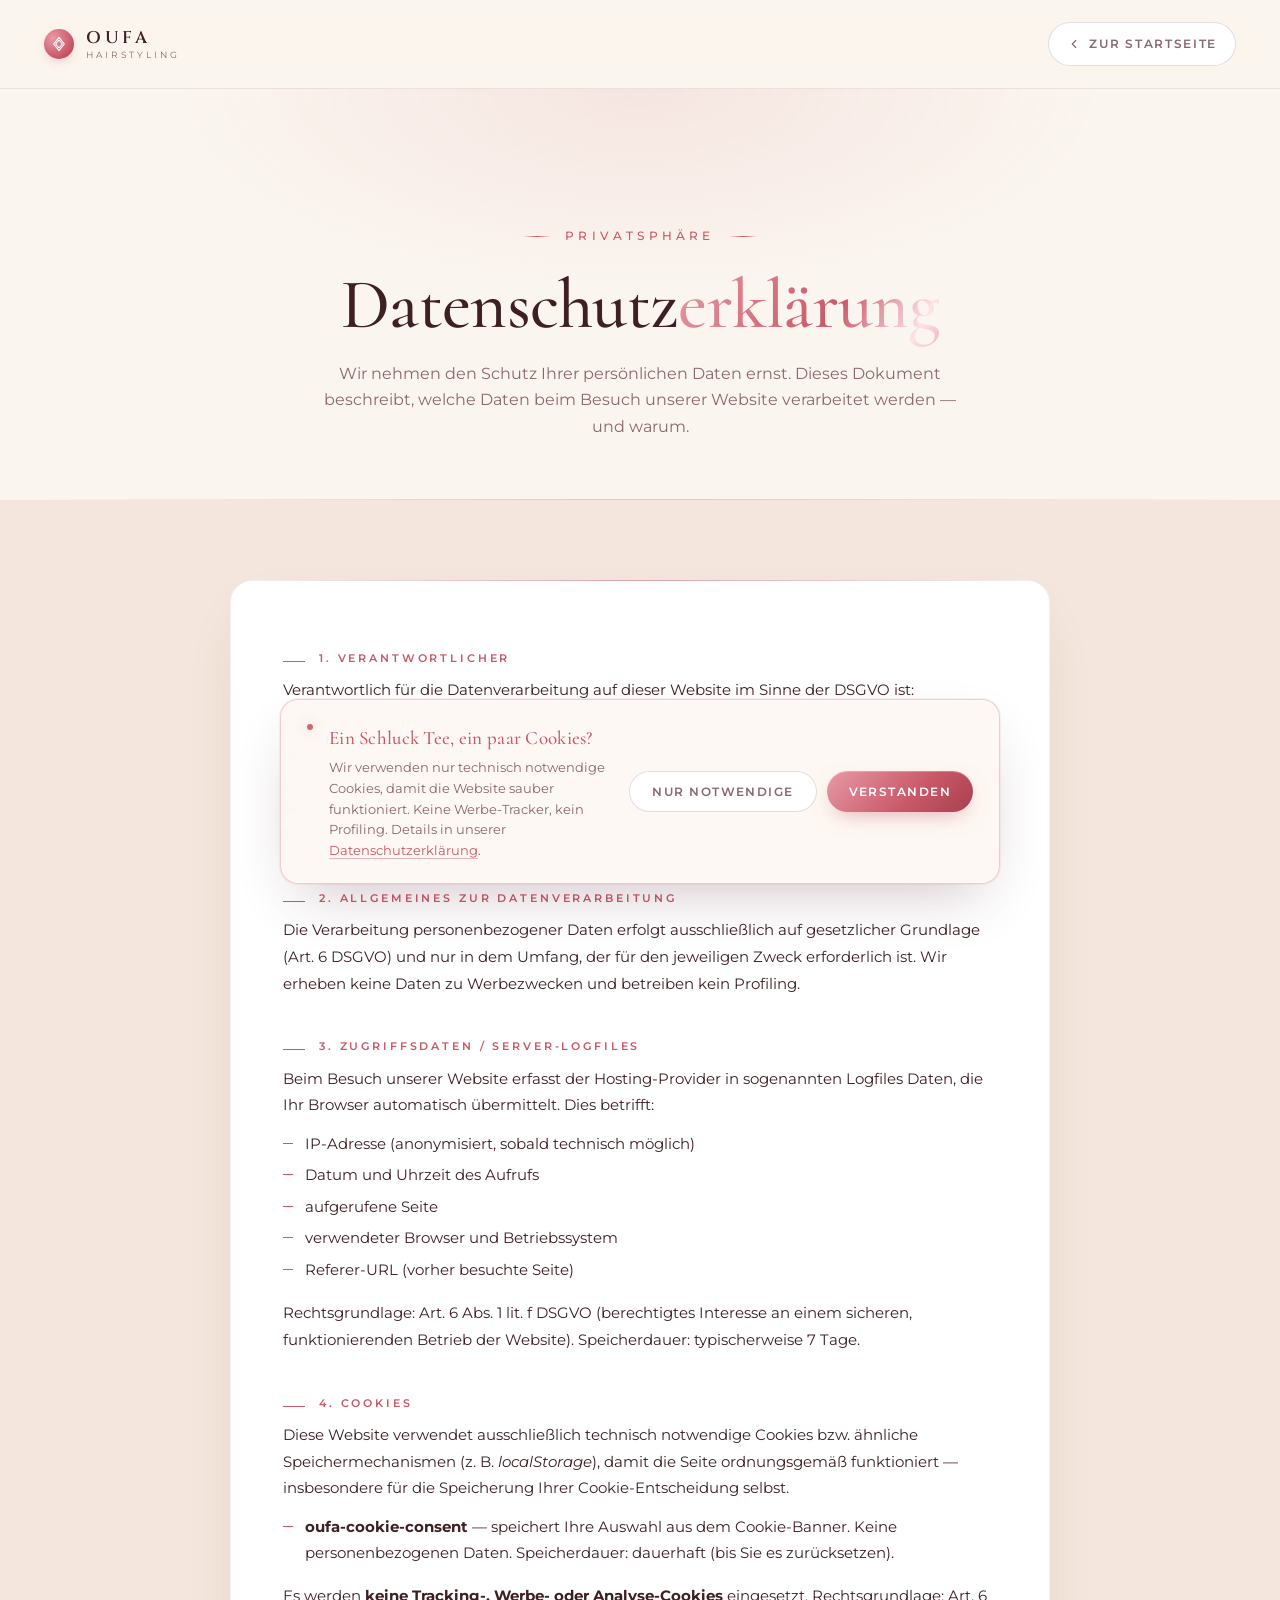
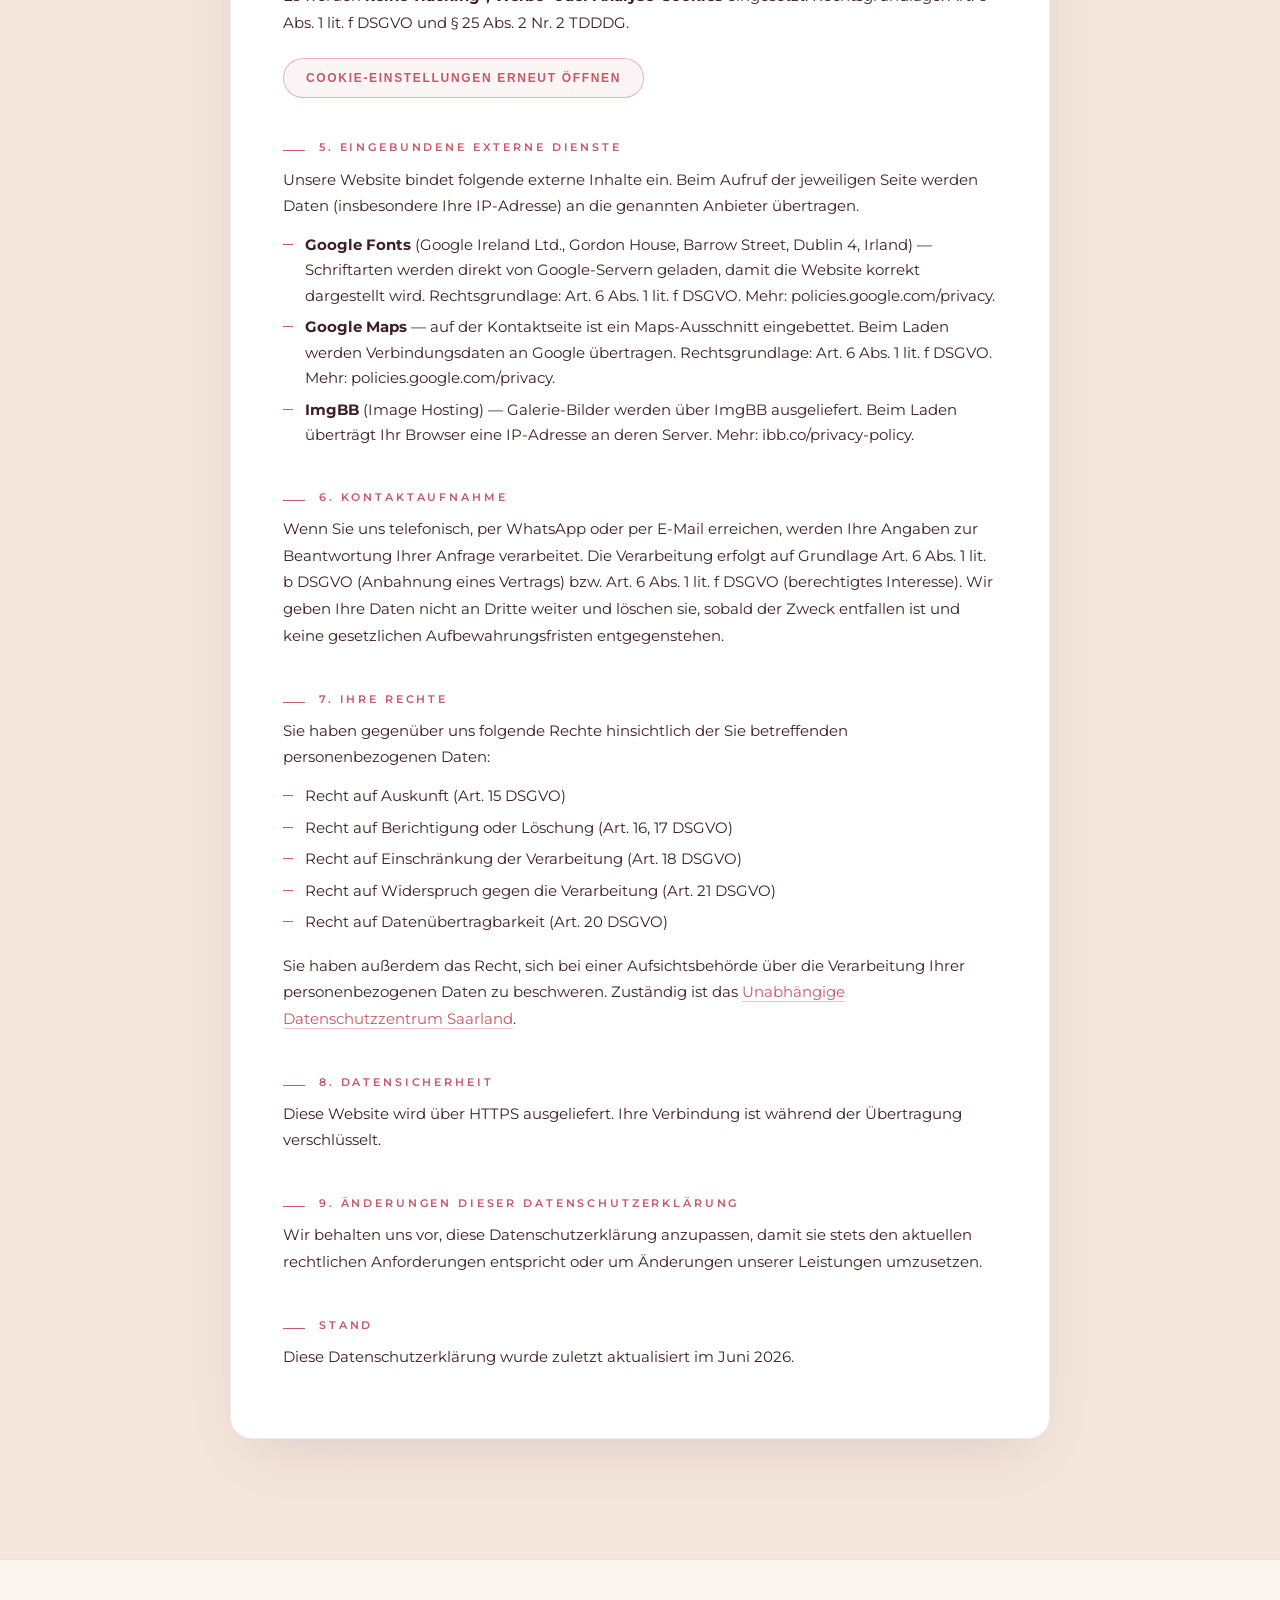
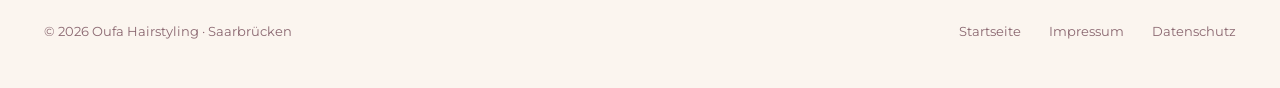
<file: datenschutz.html>
<!doctype html>
<html lang="de">
<head>
<meta charset="utf-8" />
<meta name="viewport" content="width=device-width, initial-scale=1, viewport-fit=cover" />
<title>Datenschutz — Oufa Hairstyling Saarbrücken</title>
<meta name="description" content="Datenschutzerklärung von Oufa Hairstyling. Informationen zur Verarbeitung personenbezogener Daten gemäß DSGVO." />
<meta name="theme-color" content="#fbf5ef" />
<meta name="robots" content="index, follow" />

<link rel="preconnect" href="https://fonts.googleapis.com" />
<link rel="preconnect" href="https://fonts.gstatic.com" crossorigin />
<link href="https://fonts.googleapis.com/css2?family=Cinzel:wght@400;500;600;700&family=Cormorant:wght@300;400;500;600;700&family=Montserrat:wght@300;400;500;600;700&display=swap" rel="stylesheet" />

<style>
  :root {
    --bg:         #fbf5ef;
    --bg-2:       #f4e6dc;
    --surface:    #ffffff;
    --surface-2:  #fbf0e8;
    --line:       rgba(92, 42, 58, 0.10);
    --cream:      #fdf8f3;
    --muted:      #8a6770;
    --ink:        #3d1f24;
    --ink-2:      #2a1318;
    --gold:       #c95867;
    --gold-2:     #a83f4f;
    --gold-3:     #e89aa6;
    --gold-soft:  rgba(201, 88, 103, 0.14);
    --font-display: "Cinzel", "Cormorant", serif;
    --font-serif:   "Cormorant", "Playfair Display", Georgia, serif;
    --font-sans:    "Montserrat", "Inter", system-ui, -apple-system, sans-serif;
  }
  * { box-sizing: border-box; }
  html { scroll-behavior: smooth; }
  body {
    margin: 0;
    font-family: var(--font-sans);
    color: var(--ink);
    background: var(--bg);
    -webkit-font-smoothing: antialiased;
    text-rendering: optimizeLegibility;
    line-height: 1.65;
    overflow-x: hidden;
  }
  a { color: inherit; text-decoration: none; }
  img, svg { display: block; max-width: 100%; }
  ::selection { background: var(--gold); color: #fff; }

  .container { width: 100%; max-width: 1240px; padding: 0 24px; margin: 0 auto; }

  .gold-text {
    background: linear-gradient(120deg, var(--gold-3) 0%, var(--gold) 30%, #fde2e7 45%, var(--gold) 60%, var(--gold-2) 100%);
    background-size: 220% 100%; background-position: 0% 50%;
    -webkit-background-clip: text; background-clip: text; color: transparent;
    animation: gold-shimmer 9s ease-in-out infinite;
  }
  @keyframes gold-shimmer {
    0%, 100% { background-position: 0% 50%; }
    50% { background-position: 100% 50%; }
  }
  @media (prefers-reduced-motion: reduce) { .gold-text { animation: none; } }

  .eyebrow {
    font-family: var(--font-sans); font-weight: 500;
    letter-spacing: .35em; text-transform: uppercase;
    font-size: 12px; color: var(--gold);
    display: inline-flex; align-items: center; gap: 14px;
  }
  .eyebrow::before, .eyebrow::after {
    content: ""; width: 28px; height: 1px;
    background: linear-gradient(90deg, transparent, var(--gold), transparent);
  }

  header.site {
    position: sticky; top: 0; left: 0; right: 0; z-index: 60;
    background: rgba(251,245,239,.85);
    backdrop-filter: blur(14px) saturate(140%);
    -webkit-backdrop-filter: blur(14px) saturate(140%);
    border-bottom: 1px solid var(--line);
  }
  .nav { display: flex; align-items: center; justify-content: space-between; padding: 22px 0; }
  .brand {
    display: inline-flex; align-items: center; gap: 12px;
    font-family: var(--font-display); font-weight: 600;
    font-size: 17px; letter-spacing: .18em; color: var(--ink);
  }
  .brand .mark {
    width: 30px; height: 30px; display: grid; place-items: center;
    border-radius: 50%;
    background: radial-gradient(circle at 30% 30%, var(--gold-3), var(--gold) 65%, var(--gold-2) 100%);
    box-shadow: 0 4px 12px -4px rgba(201,88,103,.4);
    color: #fff;
  }
  .brand .mark svg { width: 16px; height: 16px; }
  .brand .name { display: inline-flex; flex-direction: column; line-height: 1; }
  .brand .name strong { font-weight: 600; letter-spacing: .22em; }
  .brand .name span {
    font-family: var(--font-sans); font-weight: 400; letter-spacing: .32em;
    font-size: 9px; color: var(--muted); margin-top: 4px;
  }
  .back-link {
    display: inline-flex; align-items: center; gap: 8px;
    font-size: 12px; font-weight: 600; letter-spacing: .14em; text-transform: uppercase;
    color: var(--muted);
    padding: 11px 18px; border-radius: 999px;
    border: 1px solid rgba(92, 42, 58, 0.16);
    background: var(--surface);
    transition: color .25s ease, border-color .25s ease, background .25s ease;
  }
  .back-link:hover { color: var(--gold); border-color: var(--gold); background: var(--gold-soft); }
  .back-link svg { transition: transform .3s cubic-bezier(.22,1,.36,1); }
  .back-link:hover svg { transform: translateX(-3px); }

  .page-hero {
    padding: 130px 0 60px; position: relative;
    background:
      radial-gradient(60% 80% at 50% 0%, rgba(201,88,103,.10), transparent 60%),
      var(--bg);
    text-align: center;
  }
  .page-hero::after {
    content: ""; position: absolute; left: 0; right: 0; bottom: 0;
    height: 1px;
    background: linear-gradient(90deg, transparent, rgba(201,88,103,.32), transparent);
  }
  .page-hero h1 {
    font-family: var(--font-serif); font-weight: 500;
    font-size: clamp(42px, 5.5vw, 76px); line-height: 1.06;
    margin: 22px 0 18px; letter-spacing: -0.01em; color: var(--ink);
  }
  .page-hero p.lead { color: var(--muted); max-width: 640px; margin: 0 auto; font-size: 16px; }

  .legal { background: var(--bg-2); padding: 80px 0 120px; }
  .legal-card {
    max-width: 820px; margin: 0 auto;
    background: var(--surface);
    border: 1px solid rgba(92, 42, 58, 0.08);
    border-radius: 22px;
    padding: 56px 52px;
    box-shadow: 0 24px 60px -25px rgba(92,42,58,.18);
    position: relative;
  }
  .legal-card::before {
    content: ""; position: absolute; top: -1px; left: 32px; right: 32px;
    height: 1px;
    background: linear-gradient(90deg, transparent, rgba(201,88,103,.5), transparent);
  }
  .legal-card h3 {
    font-family: var(--font-sans);
    font-size: 11px; letter-spacing: .26em; text-transform: uppercase;
    color: var(--gold); margin: 40px 0 10px; font-weight: 600;
    display: flex; align-items: baseline; gap: 14px;
  }
  .legal-card h3::before {
    content: ""; width: 22px; height: 1px;
    background: var(--gold); flex-shrink: 0;
  }
  .legal-card h3:first-of-type { margin-top: 12px; }
  .legal-card p {
    font-size: 15px; line-height: 1.78; color: var(--ink); margin: 0 0 12px;
  }
  .legal-card p a {
    color: var(--gold);
    border-bottom: 1px solid rgba(201,88,103,.35);
    transition: color .2s ease, border-color .2s ease;
  }
  .legal-card p a:hover { color: var(--gold-2); border-bottom-color: var(--gold-2); }
  .legal-card ul { list-style: none; margin: 8px 0 18px; padding: 0; }
  .legal-card ul li {
    font-size: 15px; line-height: 1.7; color: var(--ink);
    padding-left: 22px; position: relative; margin-bottom: 6px;
  }
  .legal-card ul li::before {
    content: ""; position: absolute;
    left: 0; top: 12px;
    width: 10px; height: 1px; background: var(--gold);
  }
  .legal-card .meta-cookie-btn {
    display: inline-flex; align-items: center; gap: 8px;
    margin-top: 10px; padding: 12px 22px;
    border-radius: 999px;
    border: 1px solid rgba(201,88,103,.4);
    background: rgba(201,88,103,.06);
    color: var(--gold);
    font-size: 12px; font-weight: 600;
    letter-spacing: .14em; text-transform: uppercase;
    cursor: pointer;
    transition: background .25s ease, transform .25s ease, color .25s ease;
  }
  .legal-card .meta-cookie-btn:hover {
    background: rgba(201,88,103,.16);
    color: var(--gold-2);
    transform: translateY(-1px);
  }

  footer {
    background: var(--bg);
    border-top: 1px solid var(--line);
    padding: 48px 0 32px;
  }
  .foot {
    display: flex; flex-wrap: wrap;
    align-items: center; justify-content: space-between;
    gap: 24px;
  }
  .foot p, .foot a { color: var(--muted); font-size: 13px; }
  .foot .legal-links { display: flex; gap: 28px; }
  .foot .legal-links a {
    position: relative; transition: color .25s ease;
  }
  .foot .legal-links a::after {
    content: ""; position: absolute; left: 0; right: 0; bottom: -4px;
    height: 1px; background: var(--gold);
    transform: scaleX(0); transform-origin: left;
    transition: transform .35s cubic-bezier(.22,1,.36,1);
  }
  .foot .legal-links a:hover { color: var(--gold); }
  .foot .legal-links a:hover::after { transform: scaleX(1); }

  @media (max-width: 720px) {
    .page-hero { padding: 110px 0 50px; }
    .legal { padding: 60px 0 80px; }
    .legal-card { padding: 40px 24px; border-radius: 18px; }
    .legal-card p, .legal-card ul li { font-size: 14px; }
    .legal-card h3 { font-size: 10px; letter-spacing: .22em; }
  }
</style>
</head>
<body>

<header class="site">
  <div class="container">
    <div class="nav">
      <a href="/" class="brand" aria-label="Oufa Hairstyling — zurück zur Startseite">
        <span class="mark" aria-hidden="true">
          <svg width="20" height="20" viewBox="0 0 24 24" fill="none" stroke="currentColor" stroke-width="1.6" stroke-linecap="round" stroke-linejoin="round">
            <path d="M12 2 L20 12 L12 22 L4 12 Z"/>
            <path d="M12 6 L17 12 L12 18 L7 12 Z"/>
          </svg>
        </span>
        <span class="name">
          <strong>OUFA</strong>
          <span>HAIRSTYLING</span>
        </span>
      </a>
      <a href="/" class="back-link">
        <svg width="14" height="14" viewBox="0 0 24 24" fill="none" stroke="currentColor" stroke-width="2" stroke-linecap="round" stroke-linejoin="round">
          <polyline points="15 18 9 12 15 6"/>
        </svg>
        Zur Startseite
      </a>
    </div>
  </div>
</header>

<section class="page-hero">
  <div class="container">
    <span class="eyebrow">Privatsphäre</span>
    <h1>Datenschutz<span class="gold-text">erklärung</span></h1>
    <p class="lead">Wir nehmen den Schutz Ihrer persönlichen Daten ernst. Dieses Dokument beschreibt, welche Daten beim Besuch unserer Website verarbeitet werden — und warum.</p>
  </div>
</section>

<section class="legal">
  <div class="container">
    <div class="legal-card">

      <h3>1. Verantwortlicher</h3>
      <p>
        Verantwortlich für die Datenverarbeitung auf dieser Website im Sinne der DSGVO ist:
      </p>
      <p>
        Oufa Hairstyling<br />
        Inhaberin: Oufa Yousef<br />
        Dudweilerstraße 2A<br />
        66111 Saarbrücken<br />
        Telefon: <a href="tel:+496819101351">0681 9101351</a>
      </p>

      <h3>2. Allgemeines zur Datenverarbeitung</h3>
      <p>
        Die Verarbeitung personenbezogener Daten erfolgt ausschließlich auf gesetzlicher Grundlage
        (Art. 6 DSGVO) und nur in dem Umfang, der für den jeweiligen Zweck erforderlich ist. Wir
        erheben keine Daten zu Werbezwecken und betreiben kein Profiling.
      </p>

      <h3>3. Zugriffsdaten / Server-Logfiles</h3>
      <p>
        Beim Besuch unserer Website erfasst der Hosting-Provider in sogenannten Logfiles Daten, die
        Ihr Browser automatisch übermittelt. Dies betrifft:
      </p>
      <ul>
        <li>IP-Adresse (anonymisiert, sobald technisch möglich)</li>
        <li>Datum und Uhrzeit des Aufrufs</li>
        <li>aufgerufene Seite</li>
        <li>verwendeter Browser und Betriebssystem</li>
        <li>Referer-URL (vorher besuchte Seite)</li>
      </ul>
      <p>
        Rechtsgrundlage: Art. 6 Abs. 1 lit. f DSGVO (berechtigtes Interesse an einem sicheren,
        funktionierenden Betrieb der Website). Speicherdauer: typischerweise 7 Tage.
      </p>

      <h3>4. Cookies</h3>
      <p>
        Diese Website verwendet ausschließlich technisch notwendige Cookies bzw. ähnliche
        Speichermechanismen (z. B. <em>localStorage</em>), damit die Seite ordnungsgemäß
        funktioniert — insbesondere für die Speicherung Ihrer Cookie-Entscheidung selbst.
      </p>
      <ul>
        <li><strong>oufa-cookie-consent</strong> — speichert Ihre Auswahl aus dem Cookie-Banner.
          Keine personenbezogenen Daten. Speicherdauer: dauerhaft (bis Sie es zurücksetzen).</li>
      </ul>
      <p>
        Es werden <strong>keine Tracking-, Werbe- oder Analyse-Cookies</strong> eingesetzt.
        Rechtsgrundlage: Art. 6 Abs. 1 lit. f DSGVO und § 25 Abs. 2 Nr. 2 TDDDG.
      </p>
      <p>
        <button type="button" class="meta-cookie-btn" onclick="if(window.oufaCookies){window.oufaCookies.open();}">
          Cookie-Einstellungen erneut öffnen
        </button>
      </p>

      <h3>5. Eingebundene externe Dienste</h3>
      <p>
        Unsere Website bindet folgende externe Inhalte ein. Beim Aufruf der jeweiligen Seite werden
        Daten (insbesondere Ihre IP-Adresse) an die genannten Anbieter übertragen.
      </p>
      <ul>
        <li><strong>Google Fonts</strong> (Google Ireland Ltd., Gordon House, Barrow Street, Dublin 4,
          Irland) — Schriftarten werden direkt von Google-Servern geladen, damit die Website korrekt
          dargestellt wird. Rechtsgrundlage: Art. 6 Abs. 1 lit. f DSGVO.
          Mehr: <a href="https://policies.google.com/privacy" target="_blank" rel="noopener noreferrer">policies.google.com/privacy</a>.</li>
        <li><strong>Google Maps</strong> — auf der Kontaktseite ist ein Maps-Ausschnitt eingebettet.
          Beim Laden werden Verbindungsdaten an Google übertragen. Rechtsgrundlage: Art. 6 Abs. 1
          lit. f DSGVO.
          Mehr: <a href="https://policies.google.com/privacy" target="_blank" rel="noopener noreferrer">policies.google.com/privacy</a>.</li>
        <li><strong>ImgBB</strong> (Image Hosting) — Galerie-Bilder werden über ImgBB ausgeliefert.
          Beim Laden überträgt Ihr Browser eine IP-Adresse an deren Server.
          Mehr: <a href="https://ibb.co/privacy-policy" target="_blank" rel="noopener noreferrer">ibb.co/privacy-policy</a>.</li>
      </ul>

      <h3>6. Kontaktaufnahme</h3>
      <p>
        Wenn Sie uns telefonisch, per WhatsApp oder per E-Mail erreichen, werden Ihre Angaben zur
        Beantwortung Ihrer Anfrage verarbeitet. Die Verarbeitung erfolgt auf Grundlage Art. 6 Abs. 1
        lit. b DSGVO (Anbahnung eines Vertrags) bzw. Art. 6 Abs. 1 lit. f DSGVO (berechtigtes
        Interesse). Wir geben Ihre Daten nicht an Dritte weiter und löschen sie, sobald der Zweck
        entfallen ist und keine gesetzlichen Aufbewahrungsfristen entgegenstehen.
      </p>

      <h3>7. Ihre Rechte</h3>
      <p>Sie haben gegenüber uns folgende Rechte hinsichtlich der Sie betreffenden personenbezogenen Daten:</p>
      <ul>
        <li>Recht auf Auskunft (Art. 15 DSGVO)</li>
        <li>Recht auf Berichtigung oder Löschung (Art. 16, 17 DSGVO)</li>
        <li>Recht auf Einschränkung der Verarbeitung (Art. 18 DSGVO)</li>
        <li>Recht auf Widerspruch gegen die Verarbeitung (Art. 21 DSGVO)</li>
        <li>Recht auf Datenübertragbarkeit (Art. 20 DSGVO)</li>
      </ul>
      <p>
        Sie haben außerdem das Recht, sich bei einer Aufsichtsbehörde über die Verarbeitung Ihrer
        personenbezogenen Daten zu beschweren. Zuständig ist das
        <a href="https://www.datenschutz.saarland.de/" target="_blank" rel="noopener noreferrer">Unabhängige Datenschutzzentrum Saarland</a>.
      </p>

      <h3>8. Datensicherheit</h3>
      <p>
        Diese Website wird über HTTPS ausgeliefert. Ihre Verbindung ist während der Übertragung
        verschlüsselt.
      </p>

      <h3>9. Änderungen dieser Datenschutzerklärung</h3>
      <p>
        Wir behalten uns vor, diese Datenschutzerklärung anzupassen, damit sie stets den aktuellen
        rechtlichen Anforderungen entspricht oder um Änderungen unserer Leistungen umzusetzen.
      </p>

      <h3>Stand</h3>
      <p>Diese Datenschutzerklärung wurde zuletzt aktualisiert im Juni 2026.</p>

    </div>
  </div>
</section>

<footer>
  <div class="container">
    <div class="foot">
      <p>© <span id="year"></span> Oufa Hairstyling · Saarbrücken</p>
      <div class="legal-links">
        <a href="/">Startseite</a>
        <a href="/impressum.html">Impressum</a>
        <a href="/datenschutz.html">Datenschutz</a>
      </div>
    </div>
  </div>
</footer>

<script>document.getElementById('year').textContent = new Date().getFullYear();</script>
<script src="/cookie.js" defer></script>
</body>
</html>
</file>
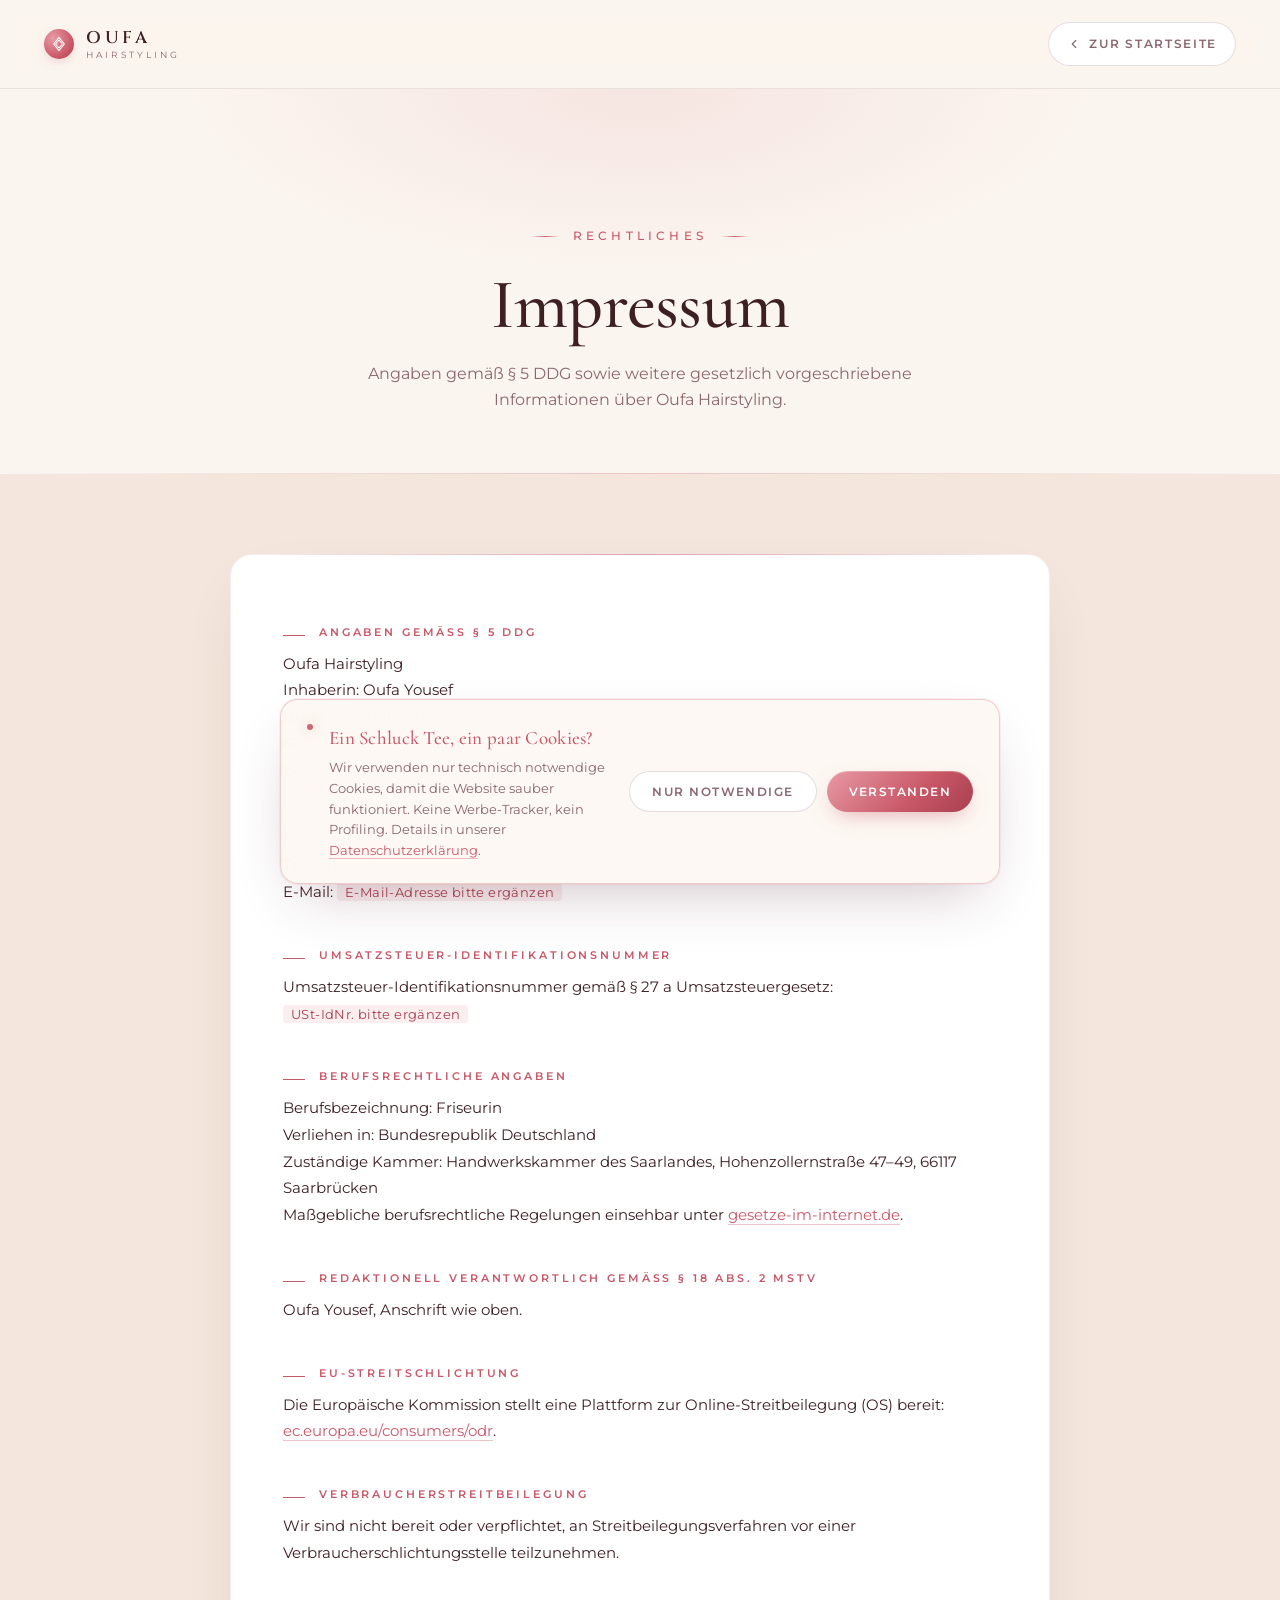
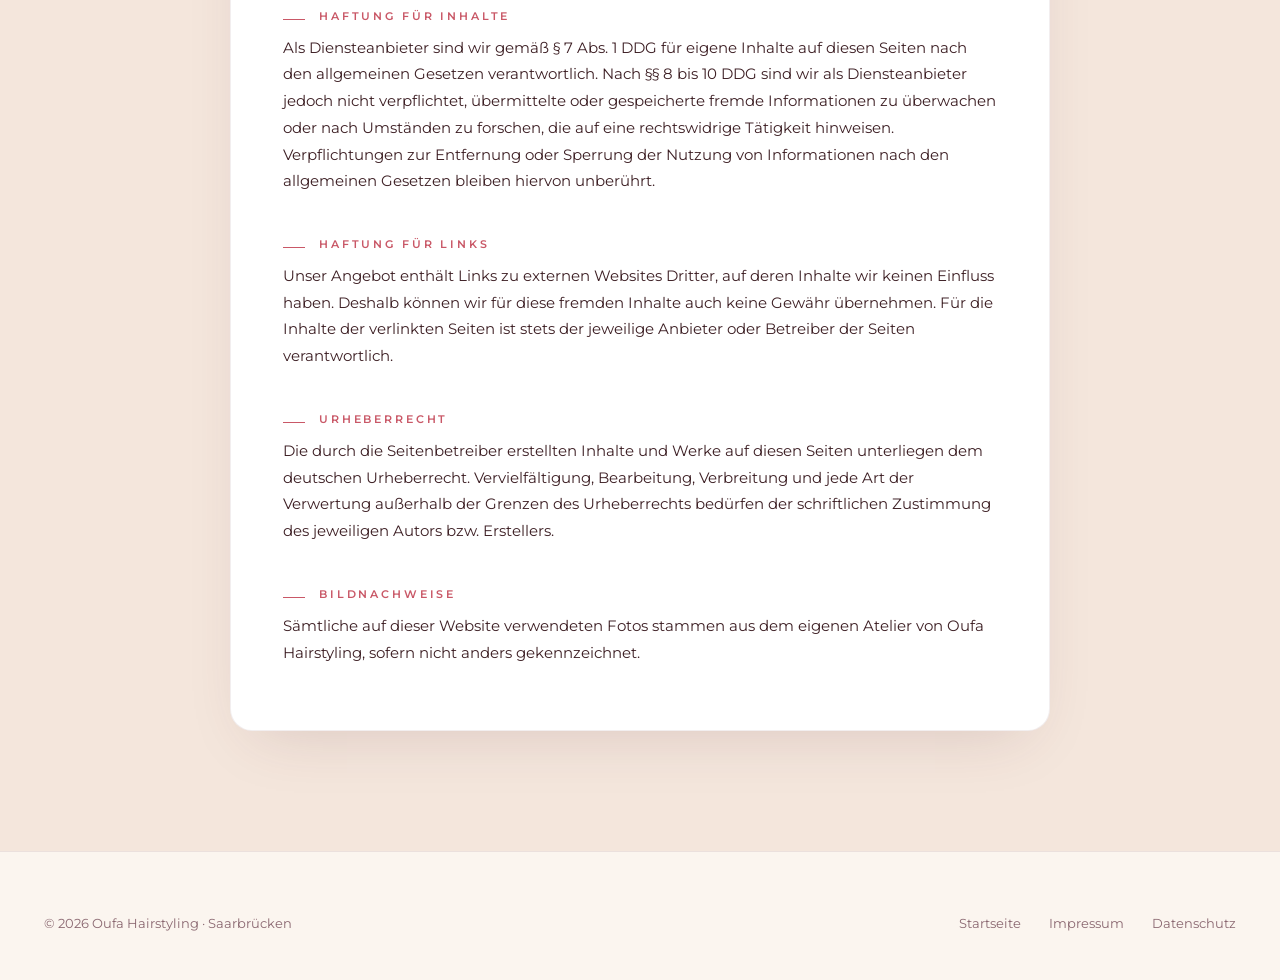
<file: impressum.html>
<!doctype html>
<html lang="de">
<head>
<meta charset="utf-8" />
<meta name="viewport" content="width=device-width, initial-scale=1, viewport-fit=cover" />
<title>Impressum — Oufa Hairstyling Saarbrücken</title>
<meta name="description" content="Impressum von Oufa Hairstyling, Friseursalon in Saarbrücken. Inhaberin, Anschrift, Kontakt und berufsrechtliche Angaben." />
<meta name="theme-color" content="#fbf5ef" />
<meta name="robots" content="index, follow" />

<link rel="preconnect" href="https://fonts.googleapis.com" />
<link rel="preconnect" href="https://fonts.gstatic.com" crossorigin />
<link href="https://fonts.googleapis.com/css2?family=Cinzel:wght@400;500;600;700&family=Cormorant:wght@300;400;500;600;700&family=Montserrat:wght@300;400;500;600;700&display=swap" rel="stylesheet" />

<style>
  :root {
    --bg:         #fbf5ef;
    --bg-2:       #f4e6dc;
    --surface:    #ffffff;
    --surface-2:  #fbf0e8;
    --line:       rgba(92, 42, 58, 0.10);
    --cream:      #fdf8f3;
    --muted:      #8a6770;
    --ink:        #3d1f24;
    --ink-2:      #2a1318;
    --gold:       #c95867;
    --gold-2:     #a83f4f;
    --gold-3:     #e89aa6;
    --gold-soft:  rgba(201, 88, 103, 0.14);
    --font-display: "Cinzel", "Cormorant", serif;
    --font-serif:   "Cormorant", "Playfair Display", Georgia, serif;
    --font-sans:    "Montserrat", "Inter", system-ui, -apple-system, sans-serif;
  }
  * { box-sizing: border-box; }
  html { scroll-behavior: smooth; }
  body {
    margin: 0;
    font-family: var(--font-sans);
    color: var(--ink);
    background: var(--bg);
    -webkit-font-smoothing: antialiased;
    text-rendering: optimizeLegibility;
    line-height: 1.65;
    overflow-x: hidden;
  }
  a { color: inherit; text-decoration: none; }
  img, svg { display: block; max-width: 100%; }
  ::selection { background: var(--gold); color: #fff; }

  .container { width: 100%; max-width: 1240px; padding: 0 24px; margin: 0 auto; }

  .gold-text {
    background: linear-gradient(120deg, var(--gold-3) 0%, var(--gold) 30%, #fde2e7 45%, var(--gold) 60%, var(--gold-2) 100%);
    background-size: 220% 100%; background-position: 0% 50%;
    -webkit-background-clip: text; background-clip: text; color: transparent;
    animation: gold-shimmer 9s ease-in-out infinite;
  }
  @keyframes gold-shimmer {
    0%, 100% { background-position: 0% 50%; }
    50% { background-position: 100% 50%; }
  }
  @media (prefers-reduced-motion: reduce) { .gold-text { animation: none; } }

  .eyebrow {
    font-family: var(--font-sans); font-weight: 500;
    letter-spacing: .35em; text-transform: uppercase;
    font-size: 12px; color: var(--gold);
    display: inline-flex; align-items: center; gap: 14px;
  }
  .eyebrow::before, .eyebrow::after {
    content: ""; width: 28px; height: 1px;
    background: linear-gradient(90deg, transparent, var(--gold), transparent);
  }

  /* Header */
  header.site {
    position: sticky; top: 0; left: 0; right: 0; z-index: 60;
    background: rgba(251,245,239,.85);
    backdrop-filter: blur(14px) saturate(140%);
    -webkit-backdrop-filter: blur(14px) saturate(140%);
    border-bottom: 1px solid var(--line);
  }
  .nav { display: flex; align-items: center; justify-content: space-between; padding: 22px 0; }
  .brand {
    display: inline-flex; align-items: center; gap: 12px;
    font-family: var(--font-display); font-weight: 600;
    font-size: 17px; letter-spacing: .18em; color: var(--ink);
  }
  .brand .mark {
    width: 30px; height: 30px; display: grid; place-items: center;
    border-radius: 50%;
    background: radial-gradient(circle at 30% 30%, var(--gold-3), var(--gold) 65%, var(--gold-2) 100%);
    box-shadow: 0 4px 12px -4px rgba(201,88,103,.4);
    color: #fff;
  }
  .brand .mark svg { width: 16px; height: 16px; }
  .brand .name { display: inline-flex; flex-direction: column; line-height: 1; }
  .brand .name strong { font-weight: 600; letter-spacing: .22em; }
  .brand .name span {
    font-family: var(--font-sans); font-weight: 400; letter-spacing: .32em;
    font-size: 9px; color: var(--muted); margin-top: 4px;
  }
  .back-link {
    display: inline-flex; align-items: center; gap: 8px;
    font-size: 12px; font-weight: 600; letter-spacing: .14em; text-transform: uppercase;
    color: var(--muted);
    padding: 11px 18px; border-radius: 999px;
    border: 1px solid rgba(92, 42, 58, 0.16);
    background: var(--surface);
    transition: color .25s ease, border-color .25s ease, background .25s ease;
  }
  .back-link:hover {
    color: var(--gold);
    border-color: var(--gold);
    background: var(--gold-soft);
  }
  .back-link svg { transition: transform .3s cubic-bezier(.22,1,.36,1); }
  .back-link:hover svg { transform: translateX(-3px); }

  /* Page hero */
  .page-hero {
    padding: 130px 0 60px;
    position: relative;
    background:
      radial-gradient(60% 80% at 50% 0%, rgba(201,88,103,.10), transparent 60%),
      var(--bg);
    text-align: center;
  }
  .page-hero::after {
    content: ""; position: absolute; left: 0; right: 0; bottom: 0;
    height: 1px;
    background: linear-gradient(90deg, transparent, rgba(201,88,103,.32), transparent);
  }
  .page-hero h1 {
    font-family: var(--font-serif); font-weight: 500;
    font-size: clamp(42px, 5.5vw, 76px); line-height: 1.06;
    margin: 22px 0 18px; letter-spacing: -0.01em;
    color: var(--ink);
  }
  .page-hero p.lead { color: var(--muted); max-width: 620px; margin: 0 auto; font-size: 16px; }

  /* Legal */
  .legal { background: var(--bg-2); padding: 80px 0 120px; }
  .legal-card {
    max-width: 820px; margin: 0 auto;
    background: var(--surface);
    border: 1px solid rgba(92, 42, 58, 0.08);
    border-radius: 22px;
    padding: 56px 52px;
    box-shadow: 0 24px 60px -25px rgba(92,42,58,.18);
    position: relative;
  }
  .legal-card::before {
    content: ""; position: absolute; top: -1px; left: 32px; right: 32px;
    height: 1px;
    background: linear-gradient(90deg, transparent, rgba(201,88,103,.5), transparent);
  }
  .legal-card h3 {
    font-family: var(--font-sans);
    font-size: 11px; letter-spacing: .26em; text-transform: uppercase;
    color: var(--gold); margin: 40px 0 10px; font-weight: 600;
    display: flex; align-items: baseline; gap: 14px;
  }
  .legal-card h3::before {
    content: ""; width: 22px; height: 1px;
    background: var(--gold); flex-shrink: 0;
  }
  .legal-card h3:first-of-type { margin-top: 12px; }
  .legal-card p {
    font-size: 15px; line-height: 1.78;
    color: var(--ink);
    margin: 0 0 8px;
  }
  .legal-card p a {
    color: var(--gold);
    border-bottom: 1px solid rgba(201,88,103,.35);
    transition: color .2s ease, border-color .2s ease;
  }
  .legal-card p a:hover { color: var(--gold-2); border-bottom-color: var(--gold-2); }
  .legal-card .placeholder {
    color: var(--gold-2);
    background: rgba(201,88,103,.10);
    padding: 1px 8px; border-radius: 4px;
    font-family: var(--font-sans); font-size: 13px; letter-spacing: .03em;
  }

  /* Footer */
  footer {
    background: var(--bg);
    border-top: 1px solid var(--line);
    padding: 48px 0 32px;
  }
  .foot {
    display: flex; flex-wrap: wrap;
    align-items: center; justify-content: space-between;
    gap: 24px;
  }
  .foot p, .foot a { color: var(--muted); font-size: 13px; }
  .foot .legal-links { display: flex; gap: 28px; }
  .foot .legal-links a {
    position: relative; transition: color .25s ease;
  }
  .foot .legal-links a::after {
    content: ""; position: absolute; left: 0; right: 0; bottom: -4px;
    height: 1px; background: var(--gold);
    transform: scaleX(0); transform-origin: left;
    transition: transform .35s cubic-bezier(.22,1,.36,1);
  }
  .foot .legal-links a:hover { color: var(--gold); }
  .foot .legal-links a:hover::after { transform: scaleX(1); }

  @media (max-width: 720px) {
    .page-hero { padding: 110px 0 50px; }
    .legal { padding: 60px 0 80px; }
    .legal-card { padding: 40px 24px; border-radius: 18px; }
    .legal-card p { font-size: 14px; }
    .legal-card h3 { font-size: 10px; letter-spacing: .22em; }
  }
</style>
</head>
<body>

<header class="site">
  <div class="container">
    <div class="nav">
      <a href="/" class="brand" aria-label="Oufa Hairstyling — zurück zur Startseite">
        <span class="mark" aria-hidden="true">
          <svg width="20" height="20" viewBox="0 0 24 24" fill="none" stroke="currentColor" stroke-width="1.6" stroke-linecap="round" stroke-linejoin="round">
            <path d="M12 2 L20 12 L12 22 L4 12 Z"/>
            <path d="M12 6 L17 12 L12 18 L7 12 Z"/>
          </svg>
        </span>
        <span class="name">
          <strong>OUFA</strong>
          <span>HAIRSTYLING</span>
        </span>
      </a>
      <a href="/" class="back-link">
        <svg width="14" height="14" viewBox="0 0 24 24" fill="none" stroke="currentColor" stroke-width="2" stroke-linecap="round" stroke-linejoin="round">
          <polyline points="15 18 9 12 15 6"/>
        </svg>
        Zur Startseite
      </a>
    </div>
  </div>
</header>

<section class="page-hero">
  <div class="container">
    <span class="eyebrow">Rechtliches</span>
    <h1>Impressum</h1>
    <p class="lead">Angaben gemäß § 5 DDG sowie weitere gesetzlich vorgeschriebene Informationen über Oufa Hairstyling.</p>
  </div>
</section>

<section class="legal">
  <div class="container">
    <div class="legal-card">

      <h3>Angaben gemäß § 5 DDG</h3>
      <p>
        Oufa Hairstyling<br />
        Inhaberin: Oufa Yousef<br />
        Dudweilerstraße 2A<br />
        66111 Saarbrücken<br />
        Deutschland
      </p>

      <h3>Kontakt</h3>
      <p>
        Telefon: <a href="tel:+496819101351">0681 9101351</a><br />
        E-Mail: <span class="placeholder">E-Mail-Adresse bitte ergänzen</span>
      </p>

      <h3>Umsatzsteuer-Identifikationsnummer</h3>
      <p>
        Umsatzsteuer-Identifikationsnummer gemäß § 27 a Umsatzsteuergesetz:<br />
        <span class="placeholder">USt-IdNr. bitte ergänzen</span>
      </p>

      <h3>Berufsrechtliche Angaben</h3>
      <p>
        Berufsbezeichnung: Friseurin<br />
        Verliehen in: Bundesrepublik Deutschland<br />
        Zuständige Kammer: Handwerkskammer des Saarlandes, Hohenzollernstraße 47–49, 66117 Saarbrücken<br />
        Maßgebliche berufsrechtliche Regelungen einsehbar unter
        <a href="https://www.gesetze-im-internet.de/" target="_blank" rel="noopener noreferrer">gesetze-im-internet.de</a>.
      </p>

      <h3>Redaktionell verantwortlich gemäß § 18 Abs. 2 MStV</h3>
      <p>Oufa Yousef, Anschrift wie oben.</p>

      <h3>EU-Streitschlichtung</h3>
      <p>
        Die Europäische Kommission stellt eine Plattform zur Online-Streitbeilegung (OS) bereit:
        <a href="https://ec.europa.eu/consumers/odr/" target="_blank" rel="noopener noreferrer">ec.europa.eu/consumers/odr</a>.
      </p>

      <h3>Verbraucherstreitbeilegung</h3>
      <p>
        Wir sind nicht bereit oder verpflichtet, an Streitbeilegungsverfahren
        vor einer Verbraucherschlichtungsstelle teilzunehmen.
      </p>

      <h3>Haftung für Inhalte</h3>
      <p>
        Als Diensteanbieter sind wir gemäß § 7 Abs. 1 DDG für eigene Inhalte auf diesen Seiten nach den
        allgemeinen Gesetzen verantwortlich. Nach §§ 8 bis 10 DDG sind wir als Diensteanbieter jedoch nicht
        verpflichtet, übermittelte oder gespeicherte fremde Informationen zu überwachen oder nach
        Umständen zu forschen, die auf eine rechtswidrige Tätigkeit hinweisen. Verpflichtungen zur
        Entfernung oder Sperrung der Nutzung von Informationen nach den allgemeinen Gesetzen bleiben
        hiervon unberührt.
      </p>

      <h3>Haftung für Links</h3>
      <p>
        Unser Angebot enthält Links zu externen Websites Dritter, auf deren Inhalte wir keinen Einfluss
        haben. Deshalb können wir für diese fremden Inhalte auch keine Gewähr übernehmen. Für die
        Inhalte der verlinkten Seiten ist stets der jeweilige Anbieter oder Betreiber der Seiten
        verantwortlich.
      </p>

      <h3>Urheberrecht</h3>
      <p>
        Die durch die Seitenbetreiber erstellten Inhalte und Werke auf diesen Seiten unterliegen dem
        deutschen Urheberrecht. Vervielfältigung, Bearbeitung, Verbreitung und jede Art der Verwertung
        außerhalb der Grenzen des Urheberrechts bedürfen der schriftlichen Zustimmung des jeweiligen
        Autors bzw. Erstellers.
      </p>

      <h3>Bildnachweise</h3>
      <p>
        Sämtliche auf dieser Website verwendeten Fotos stammen aus dem eigenen Atelier von Oufa
        Hairstyling, sofern nicht anders gekennzeichnet.
      </p>

    </div>
  </div>
</section>

<footer>
  <div class="container">
    <div class="foot">
      <p>© <span id="year"></span> Oufa Hairstyling · Saarbrücken</p>
      <div class="legal-links">
        <a href="/">Startseite</a>
        <a href="/impressum.html">Impressum</a>
        <a href="/datenschutz.html">Datenschutz</a>
      </div>
    </div>
  </div>
</footer>

<script>document.getElementById('year').textContent = new Date().getFullYear();</script>
<script src="/cookie.js" defer></script>
</body>
</html>
</file>
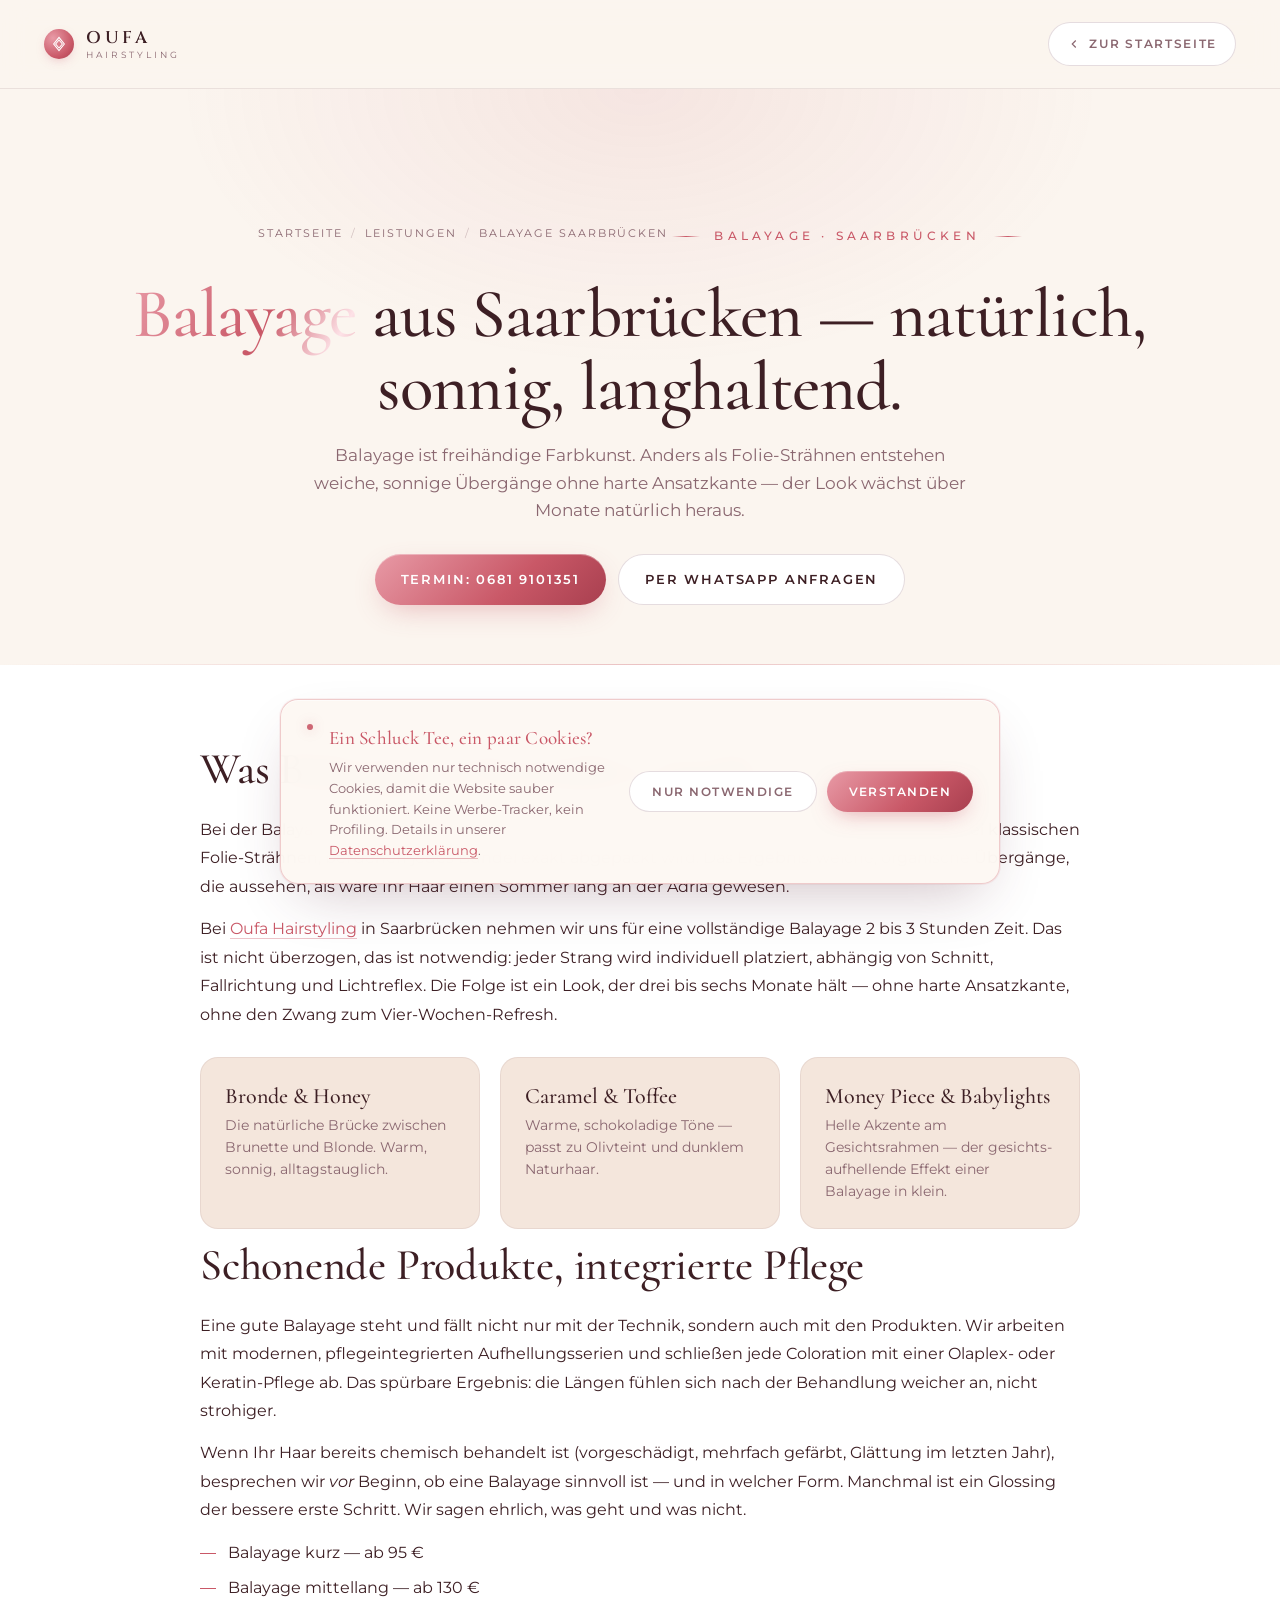
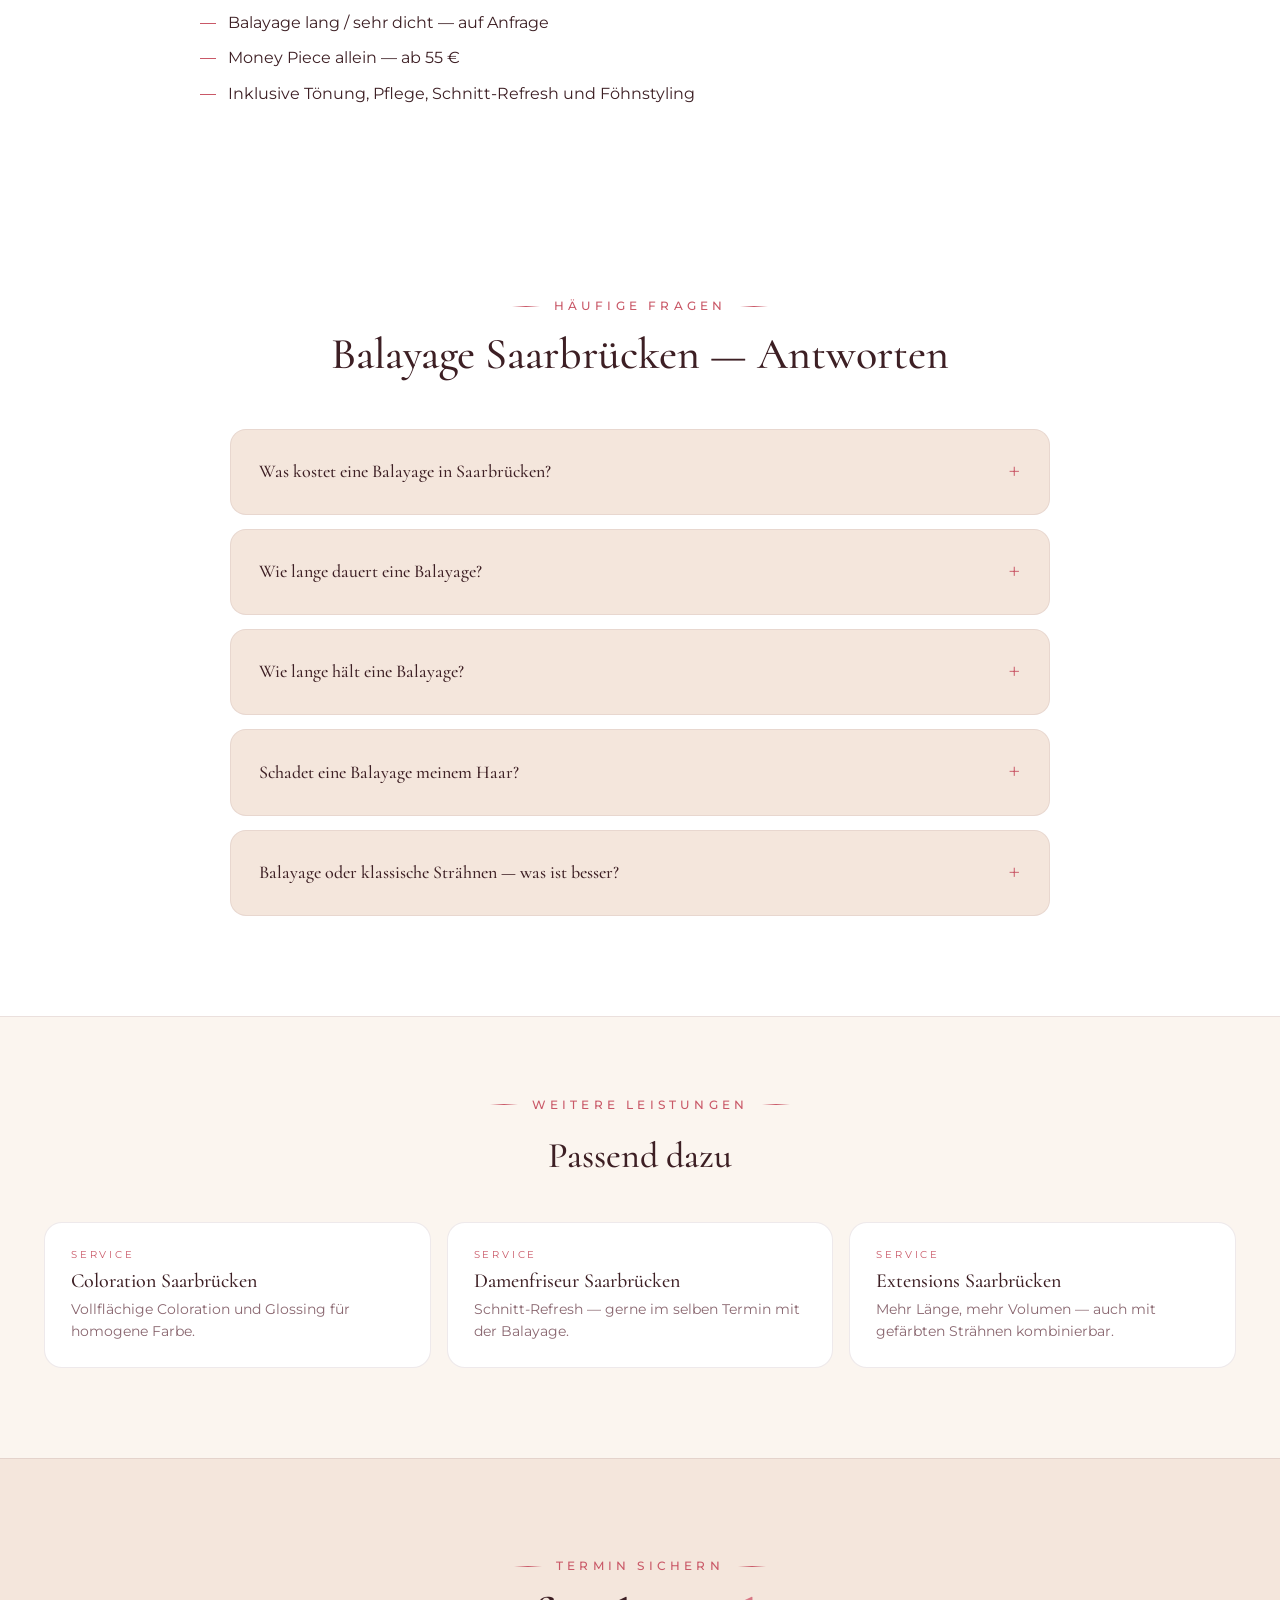
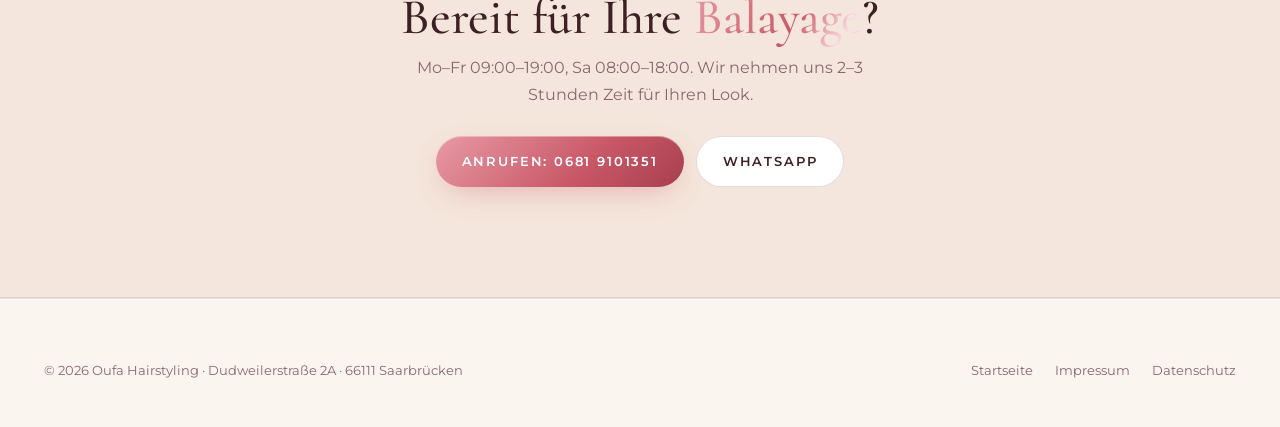
<file: services/balayage-saarbruecken.html>
<!doctype html>
<html lang="de">
<head>
<meta charset="utf-8" />
<meta name="viewport" content="width=device-width, initial-scale=1, viewport-fit=cover" />
<title>Balayage Saarbrücken ▷ Sanfte Strähnen &amp; natürliche Farbverläufe | Oufa</title>
<meta name="description" content="Balayage Saarbrücken — natürliche Farbverläufe, Bronde, Honey-Tones, Caramel und Money Piece bei Oufa Hairstyling. Schonend, langhaltend. Termin: 0681 9101351." />
<meta name="keywords" content="Balayage Saarbrücken, Strähnen Saarbrücken, Foliensträhnen Saarbrücken, Bronde Saarbrücken, Honey Balayage Saarbrücken, Money Piece Saarbrücken, Babylights Saarbrücken, Highlights Saarbrücken" />
<meta name="theme-color" content="#fbf5ef" />
<meta name="robots" content="index, follow, max-image-preview:large" />
<link rel="canonical" href="https://www.oufa-hairstyling.de/services/balayage-saarbruecken.html" />
<meta property="og:title" content="Balayage Saarbrücken — Oufa Hairstyling" />
<meta property="og:description" content="Natürliche Farbverläufe und Strähnen in Saarbrücken. Schonend, langhaltend." />
<meta property="og:url" content="https://www.oufa-hairstyling.de/services/balayage-saarbruecken.html" />
<meta property="og:image" content="https://i.ibb.co/sJDwFY0W/IMG-0630.jpg" />
<link rel="preconnect" href="https://fonts.googleapis.com" />
<link rel="preconnect" href="https://fonts.gstatic.com" crossorigin />
<link href="https://fonts.googleapis.com/css2?family=Cinzel:wght@400;500;600;700&family=Cormorant:wght@300;400;500;600;700&family=Montserrat:wght@300;400;500;600;700&display=swap" rel="stylesheet" />
<link rel="stylesheet" href="/seo-page.css" />
<script type="application/ld+json">
{"@context":"https://schema.org","@graph":[
  {"@type":"Service","name":"Balayage Saarbrücken","description":"Natürliche Balayage und Strähnen bei Oufa Hairstyling in Saarbrücken.","url":"https://www.oufa-hairstyling.de/services/balayage-saarbruecken.html","serviceType":"Balayage","areaServed":{"@type":"City","name":"Saarbrücken"},"provider":{"@id":"https://www.oufa-hairstyling.de/#salon"},"offers":{"@type":"Offer","priceCurrency":"EUR","price":"95"}},
  {"@type":"BreadcrumbList","itemListElement":[{"@type":"ListItem","position":1,"name":"Startseite","item":"https://www.oufa-hairstyling.de/"},{"@type":"ListItem","position":2,"name":"Leistungen","item":"https://www.oufa-hairstyling.de/#services"},{"@type":"ListItem","position":3,"name":"Balayage Saarbrücken","item":"https://www.oufa-hairstyling.de/services/balayage-saarbruecken.html"}]},
  {"@type":"FAQPage","mainEntity":[
    {"@type":"Question","name":"Was kostet eine Balayage in Saarbrücken?","acceptedAnswer":{"@type":"Answer","text":"Eine vollständige Balayage bei Oufa Hairstyling beginnt ab 95 € (kurze Haare). Bei mittlerer Länge etwa 130 €, bei langem oder besonders dichtem Haar entsprechend mehr. Inklusive Beratung, Auftragen, Verarbeitung, Tönung, Pflege und Föhnstyling. Den Endpreis sagen wir nach kurzer Strangbeurteilung am Telefon."}},
    {"@type":"Question","name":"Wie lange dauert eine Balayage?","acceptedAnswer":{"@type":"Answer","text":"Komplettzeit ca. 2 bis 3 Stunden, abhängig von Haarlänge und gewünschtem Kontrast. Plan: 30 Min. Beratung &amp; Auftrag, 45–75 Min. Einwirkzeit, 30 Min. Tönung &amp; Pflege, 30 Min. Schnitt-Refresh &amp; Föhnstyling."}},
    {"@type":"Question","name":"Wie lange hält eine Balayage?","acceptedAnswer":{"@type":"Answer","text":"Eine Balayage hält 3 bis 6 Monate ohne klare Ansatzkante. Dank des freihändigen Mal-Verfahrens entstehen keine harten Linien — der Look wächst natürlich raus. Eine Tönung zwischendurch (Glossing) hält die Farbe lebendig."}},
    {"@type":"Question","name":"Schadet eine Balayage meinem Haar?","acceptedAnswer":{"@type":"Answer","text":"Wir arbeiten mit modernen, pflegeintegrierten Aufhellungsprodukten und einer abschließenden Olaplex- oder Keratin-Pflege. Bei gesundem Haar ist Balayage gut verträglich — bei vorgeschädigtem Haar besprechen wir vor der Behandlung, ob und in welcher Form sie sinnvoll ist."}}
  ]}
]}
</script>
</head>
<body>

<header class="site">
  <div class="container">
    <div class="nav">
      <a href="/" class="brand"><span class="mark"><svg viewBox="0 0 24 24" fill="none" stroke="currentColor" stroke-width="1.6"><path d="M12 2L20 12L12 22L4 12Z"/><path d="M12 6L17 12L12 18L7 12Z"/></svg></span><span class="name"><strong>OUFA</strong><span>HAIRSTYLING</span></span></a>
      <a href="/" class="back-link"><svg width="14" height="14" viewBox="0 0 24 24" fill="none" stroke="currentColor" stroke-width="2"><polyline points="15 18 9 12 15 6"/></svg>Zur Startseite</a>
    </div>
  </div>
</header>

<section class="page-hero">
  <div class="container">
    <nav class="breadcrumb"><a href="/">Startseite</a><span class="sep">/</span><a href="/#services">Leistungen</a><span class="sep">/</span><span>Balayage Saarbrücken</span></nav>
    <span class="eyebrow">Balayage · Saarbrücken</span>
    <h1><span class="gold-text">Balayage</span> aus Saarbrücken — natürlich, sonnig, langhaltend.</h1>
    <p class="lead">Balayage ist freihändige Farbkunst. Anders als Folie-Strähnen entstehen weiche, sonnige Übergänge ohne harte Ansatzkante — der Look wächst über Monate natürlich heraus.</p>
    <div class="cta-row">
      <a class="btn btn-gold" href="tel:+496819101351">Termin: 0681 9101351</a>
      <a class="btn btn-ghost" href="https://wa.me/491607634655" target="_blank" rel="noopener noreferrer">Per WhatsApp anfragen</a>
    </div>
  </div>
</section>

<section class="prose-section">
  <div class="container">
    <div class="prose-grid">
      <h2>Was Balayage so besonders macht</h2>
      <p>
        Bei der Balayage wird die Aufhellung freihändig mit einem Pinsel ins Haar gemalt — anders als bei klassischen Folie-Strähnen, bei denen jedes Bündel exakt abgepackt wird. Das Ergebnis: weiche, organische Übergänge, die aussehen, als wäre Ihr Haar einen Sommer lang an der Adria gewesen.
      </p>
      <p>
        Bei <a href="/">Oufa Hairstyling</a> in Saarbrücken nehmen wir uns für eine vollständige Balayage 2 bis 3 Stunden Zeit. Das ist nicht überzogen, das ist notwendig: jeder Strang wird individuell platziert, abhängig von Schnitt, Fallrichtung und Lichtreflex. Die Folge ist ein Look, der drei bis sechs Monate hält — ohne harte Ansatzkante, ohne den Zwang zum Vier-Wochen-Refresh.
      </p>

      <div class="feature-row">
        <div class="feature-card">
          <h3>Bronde &amp; Honey</h3>
          <p>Die natürliche Brücke zwischen Brunette und Blonde. Warm, sonnig, alltagstauglich.</p>
        </div>
        <div class="feature-card">
          <h3>Caramel &amp; Toffee</h3>
          <p>Warme, schokoladige Töne — passt zu Olivteint und dunklem Naturhaar.</p>
        </div>
        <div class="feature-card">
          <h3>Money Piece &amp; Babylights</h3>
          <p>Helle Akzente am Gesichtsrahmen — der gesichts-aufhellende Effekt einer Balayage in klein.</p>
        </div>
      </div>

      <h2>Schonende Produkte, integrierte Pflege</h2>
      <p>
        Eine gute Balayage steht und fällt nicht nur mit der Technik, sondern auch mit den Produkten. Wir arbeiten mit modernen, pflegeintegrierten Aufhellungsserien und schließen jede Coloration mit einer Olaplex- oder Keratin-Pflege ab. Das spürbare Ergebnis: die Längen fühlen sich nach der Behandlung weicher an, nicht strohiger.
      </p>
      <p>
        Wenn Ihr Haar bereits chemisch behandelt ist (vorgeschädigt, mehrfach gefärbt, Glättung im letzten Jahr), besprechen wir <em>vor</em> Beginn, ob eine Balayage sinnvoll ist — und in welcher Form. Manchmal ist ein Glossing der bessere erste Schritt. Wir sagen ehrlich, was geht und was nicht.
      </p>
      <ul>
        <li>Balayage kurz — ab 95 €</li>
        <li>Balayage mittellang — ab 130 €</li>
        <li>Balayage lang / sehr dicht — auf Anfrage</li>
        <li>Money Piece allein — ab 55 €</li>
        <li>Inklusive Tönung, Pflege, Schnitt-Refresh und Föhnstyling</li>
      </ul>
    </div>
  </div>
</section>

<section class="faq-section">
  <div class="container">
    <div class="section-head">
      <span class="eyebrow">Häufige Fragen</span>
      <h2>Balayage Saarbrücken — Antworten</h2>
    </div>
    <div class="faq-list">
      <details class="faq-item"><summary>Was kostet eine Balayage in Saarbrücken?</summary><p>Eine vollständige Balayage bei Oufa Hairstyling beginnt ab 95 € (kurze Haare). Bei mittlerer Länge etwa 130 €, bei langem oder besonders dichtem Haar entsprechend mehr. Inklusive Beratung, Auftragen, Verarbeitung, Tönung, Pflege und Föhnstyling.</p></details>
      <details class="faq-item"><summary>Wie lange dauert eine Balayage?</summary><p>Komplettzeit ca. 2 bis 3 Stunden, abhängig von Haarlänge und gewünschtem Kontrast.</p></details>
      <details class="faq-item"><summary>Wie lange hält eine Balayage?</summary><p>3 bis 6 Monate ohne harte Ansatzkante. Der freihändige Auftrag sorgt dafür, dass der Look natürlich rauswächst.</p></details>
      <details class="faq-item"><summary>Schadet eine Balayage meinem Haar?</summary><p>Wir arbeiten mit modernen, pflegeintegrierten Produkten und einer abschließenden Olaplex- oder Keratin-Pflege. Bei gesundem Haar gut verträglich — bei vorgeschädigtem Haar besprechen wir das vorab.</p></details>
      <details class="faq-item"><summary>Balayage oder klassische Strähnen — was ist besser?</summary><p>Klassische Folie-Strähnen geben dichteren, gleichmäßigeren Kontrast. Balayage gibt weichere, natürlichere Übergänge und wächst eleganter raus. Bei dunklem Naturhaar und alltagstauglichem Look empfehlen wir meistens Balayage.</p></details>
    </div>
  </div>
</section>

<section class="related-section">
  <div class="container">
    <div class="section-head"><span class="eyebrow">Weitere Leistungen</span><h2>Passend dazu</h2></div>
    <div class="related-grid">
      <a class="related-card" href="/services/coloration-saarbruecken.html"><div class="label">Service</div><h3>Coloration Saarbrücken</h3><p>Vollflächige Coloration und Glossing für homogene Farbe.</p></a>
      <a class="related-card" href="/services/damenfriseur-saarbruecken.html"><div class="label">Service</div><h3>Damenfriseur Saarbrücken</h3><p>Schnitt-Refresh — gerne im selben Termin mit der Balayage.</p></a>
      <a class="related-card" href="/services/extensions-saarbruecken.html"><div class="label">Service</div><h3>Extensions Saarbrücken</h3><p>Mehr Länge, mehr Volumen — auch mit gefärbten Strähnen kombinierbar.</p></a>
    </div>
  </div>
</section>

<section class="final-cta">
  <div class="container">
    <span class="eyebrow">Termin sichern</span>
    <h2>Bereit für Ihre <span class="gold-text">Balayage</span>?</h2>
    <p>Mo–Fr 09:00–19:00, Sa 08:00–18:00. Wir nehmen uns 2–3 Stunden Zeit für Ihren Look.</p>
    <div class="cta-row">
      <a class="btn btn-gold" href="tel:+496819101351">Anrufen: 0681 9101351</a>
      <a class="btn btn-ghost" href="https://wa.me/491607634655" target="_blank" rel="noopener noreferrer">WhatsApp</a>
    </div>
  </div>
</section>

<footer>
  <div class="container">
    <div class="foot">
      <p>© <span id="year"></span> Oufa Hairstyling · Dudweilerstraße 2A · 66111 Saarbrücken</p>
      <div class="legal-links"><a href="/">Startseite</a><a href="/impressum.html">Impressum</a><a href="/datenschutz.html">Datenschutz</a></div>
    </div>
  </div>
</footer>

<script>document.getElementById('year').textContent = new Date().getFullYear();</script>
<script src="/cookie.js" defer></script>
</body>
</html>
</file>
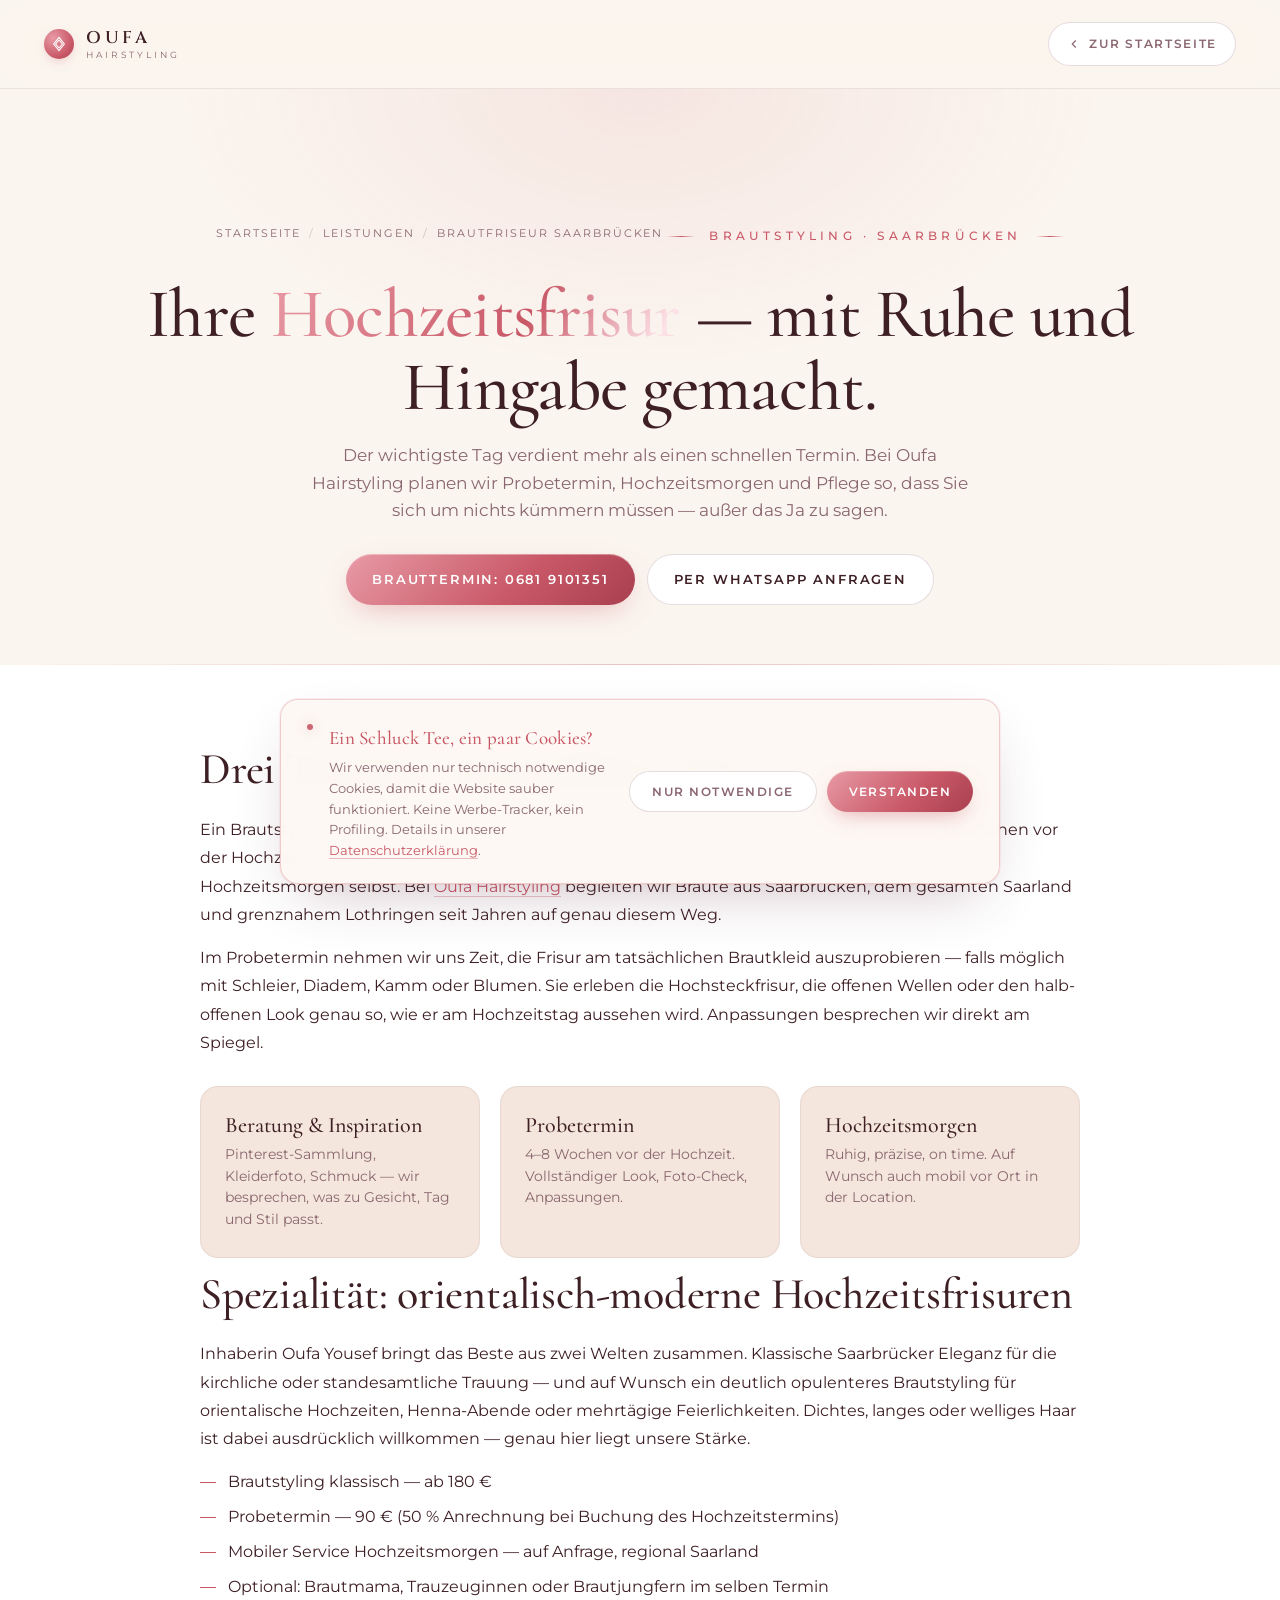
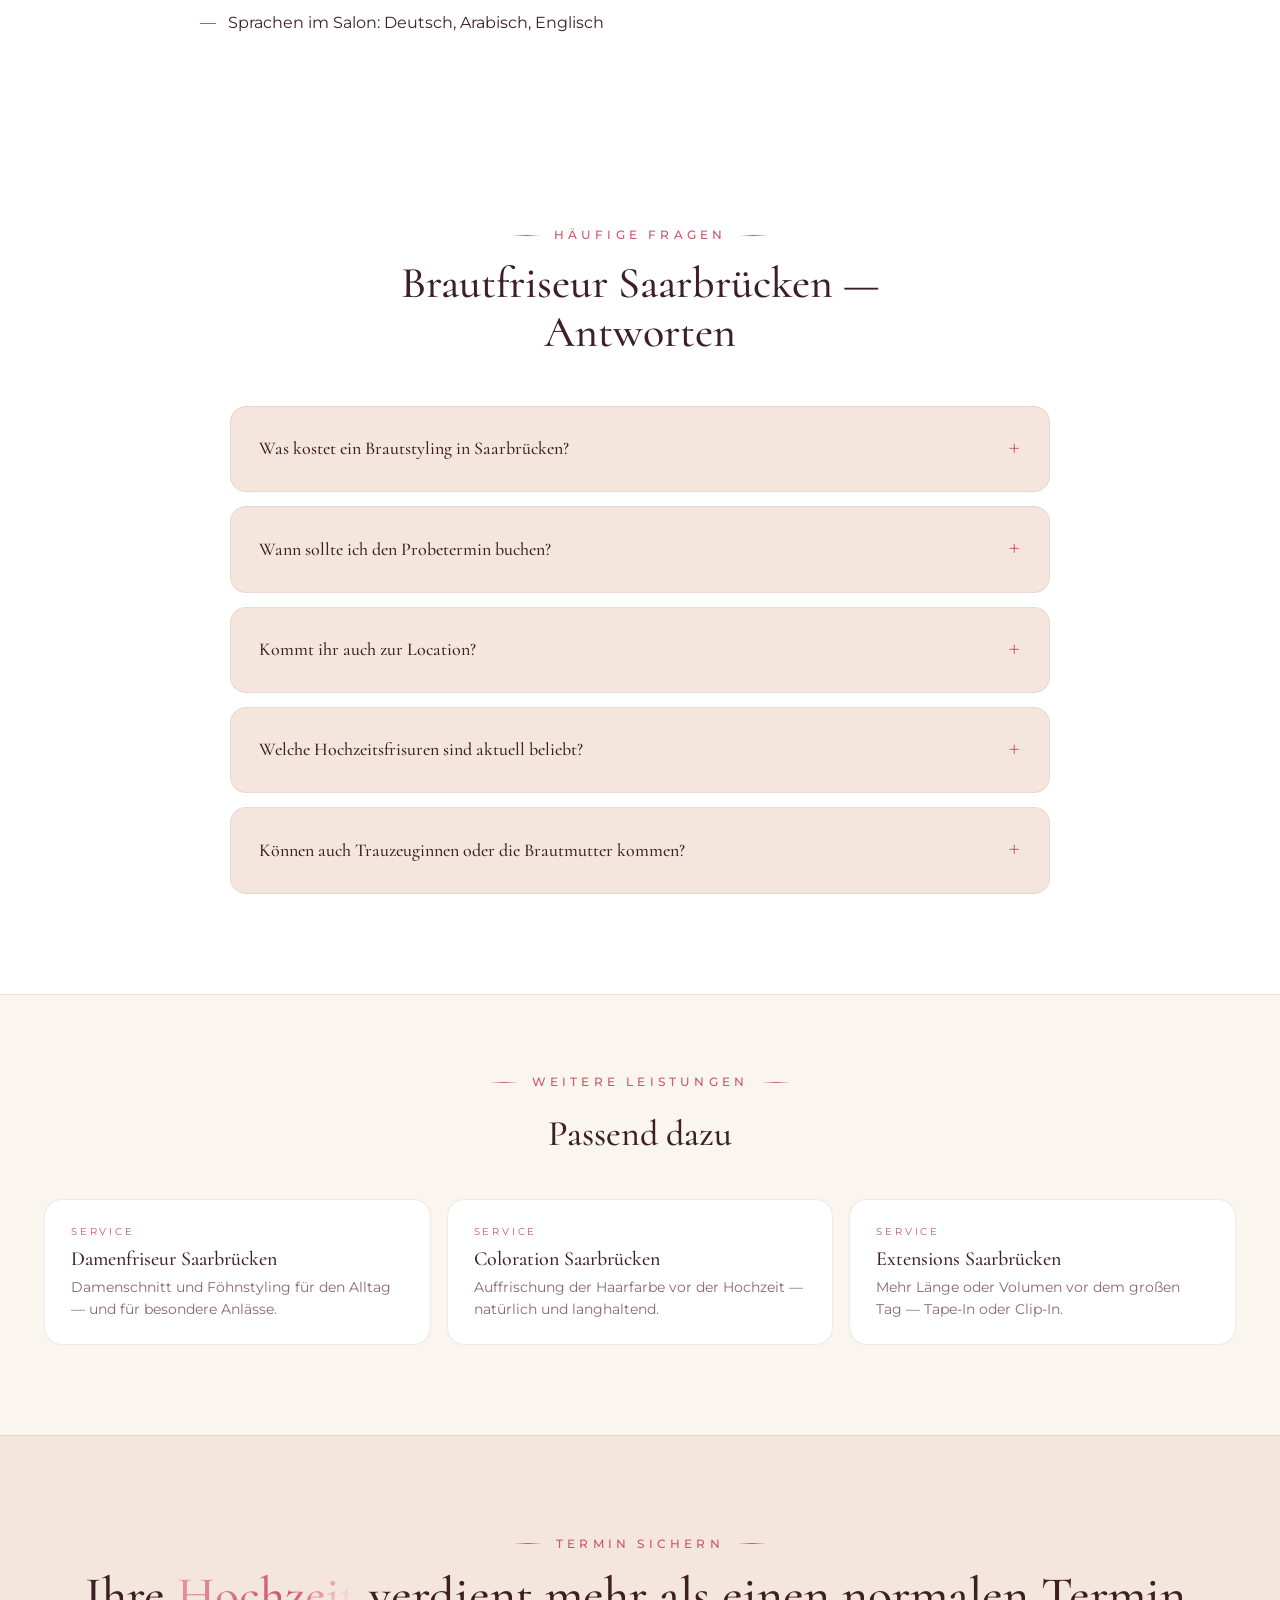
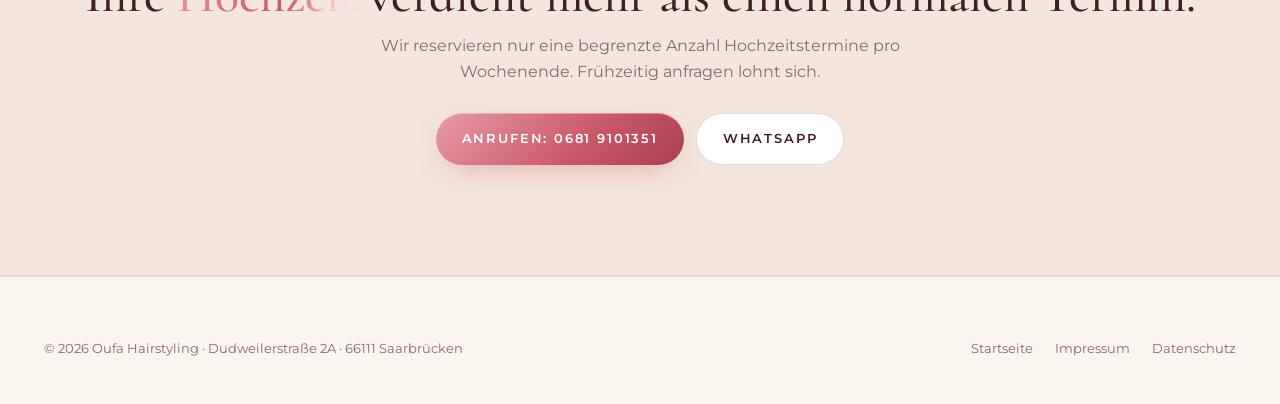
<file: services/brautfriseur-saarbruecken.html>
<!doctype html>
<html lang="de">
<head>
<meta charset="utf-8" />
<meta name="viewport" content="width=device-width, initial-scale=1, viewport-fit=cover" />
<title>Brautfriseur Saarbrücken ▷ Brautstyling, Probetermin &amp; Hochzeitsfrisur | Oufa</title>
<meta name="description" content="Brautfriseur Saarbrücken — Brautstyling, Hochzeitsfrisur, Probetermin und Anlass-Looks bei Oufa Hairstyling. Ruhig, präzise, lange haltbar. Termin: 0681 9101351." />
<meta name="keywords" content="Brautfriseur Saarbrücken, Brautstyling Saarbrücken, Hochzeitsfrisur Saarbrücken, Hochzeitsfriseur Saarbrücken, Braut Make-up Saarbrücken, Hochsteckfrisur Saarbrücken, Probetermin Braut Saarbrücken" />
<meta name="theme-color" content="#fbf5ef" />
<meta name="robots" content="index, follow, max-image-preview:large" />
<link rel="canonical" href="https://www.oufa-hairstyling.de/services/brautfriseur-saarbruecken.html" />
<meta property="og:title" content="Brautfriseur Saarbrücken — Oufa Hairstyling" />
<meta property="og:description" content="Brautstyling und Hochzeitsfrisuren mit Probetermin in Saarbrücken." />
<meta property="og:url" content="https://www.oufa-hairstyling.de/services/brautfriseur-saarbruecken.html" />
<meta property="og:image" content="https://i.ibb.co/MyMgzYrS/IMG-1092.jpg" />
<link rel="preconnect" href="https://fonts.googleapis.com" />
<link rel="preconnect" href="https://fonts.gstatic.com" crossorigin />
<link href="https://fonts.googleapis.com/css2?family=Cinzel:wght@400;500;600;700&family=Cormorant:wght@300;400;500;600;700&family=Montserrat:wght@300;400;500;600;700&display=swap" rel="stylesheet" />
<link rel="stylesheet" href="/seo-page.css" />
<script type="application/ld+json">
{"@context":"https://schema.org","@graph":[
  {"@type":"Service","name":"Brautfriseur Saarbrücken","description":"Brautstyling, Hochzeitsfrisur und Probetermin bei Oufa Hairstyling in Saarbrücken.","url":"https://www.oufa-hairstyling.de/services/brautfriseur-saarbruecken.html","serviceType":"Brautstyling","areaServed":[{"@type":"City","name":"Saarbrücken"},{"@type":"City","name":"Saarland"}],"provider":{"@id":"https://www.oufa-hairstyling.de/#salon"},"offers":{"@type":"Offer","priceCurrency":"EUR","price":"180"}},
  {"@type":"BreadcrumbList","itemListElement":[{"@type":"ListItem","position":1,"name":"Startseite","item":"https://www.oufa-hairstyling.de/"},{"@type":"ListItem","position":2,"name":"Leistungen","item":"https://www.oufa-hairstyling.de/#services"},{"@type":"ListItem","position":3,"name":"Brautfriseur Saarbrücken","item":"https://www.oufa-hairstyling.de/services/brautfriseur-saarbruecken.html"}]},
  {"@type":"FAQPage","mainEntity":[
    {"@type":"Question","name":"Was kostet ein Brautstyling in Saarbrücken?","acceptedAnswer":{"@type":"Answer","text":"Ein vollständiges Brautstyling am Hochzeitstag kostet bei Oufa Hairstyling ab 180 €. Optional inklusive Probetermin (90 € separat oder 50 % Anrechnung bei Buchung). Komplexe Hochsteckfrisuren oder lange Anfahrten werden individuell kalkuliert."}},
    {"@type":"Question","name":"Wann sollte ich den Probetermin buchen?","acceptedAnswer":{"@type":"Answer","text":"Idealerweise 4 bis 8 Wochen vor der Hochzeit. So bleibt genug Zeit für eine eventuelle Anpassung, ohne dass das Bild des Tages verändert wirkt. Bringen Sie Inspiration mit — Pinterest-Sammlung, Brautkleid-Foto, Schmuck."}},
    {"@type":"Question","name":"Kommt ihr auch zur Location?","acceptedAnswer":{"@type":"Answer","text":"Ja, mobiler Service ist möglich innerhalb Saarbrücken und im weiteren Saarland. Anfahrt und Equipment-Pauschale je nach Distanz. Bitte frühzeitig anfragen, damit wir den Termin reservieren können."}},
    {"@type":"Question","name":"Welche Hochzeitsfrisuren sind aktuell beliebt?","acceptedAnswer":{"@type":"Answer","text":"Stark im Trend: lockere Hochsteckfrisuren mit weichen Strähnen am Gesichtsrahmen, halb-offene Looks mit weichen Wellen, glamouröse Old-Hollywood-Wellen, klassische Chignons sowie orientalisch inspirierte Looks mit Schmuckakzenten."}}
  ]}
]}
</script>
</head>
<body>

<header class="site">
  <div class="container">
    <div class="nav">
      <a href="/" class="brand"><span class="mark"><svg viewBox="0 0 24 24" fill="none" stroke="currentColor" stroke-width="1.6"><path d="M12 2L20 12L12 22L4 12Z"/><path d="M12 6L17 12L12 18L7 12Z"/></svg></span><span class="name"><strong>OUFA</strong><span>HAIRSTYLING</span></span></a>
      <a href="/" class="back-link"><svg width="14" height="14" viewBox="0 0 24 24" fill="none" stroke="currentColor" stroke-width="2"><polyline points="15 18 9 12 15 6"/></svg>Zur Startseite</a>
    </div>
  </div>
</header>

<section class="page-hero">
  <div class="container">
    <nav class="breadcrumb"><a href="/">Startseite</a><span class="sep">/</span><a href="/#services">Leistungen</a><span class="sep">/</span><span>Brautfriseur Saarbrücken</span></nav>
    <span class="eyebrow">Brautstyling · Saarbrücken</span>
    <h1>Ihre <span class="gold-text">Hochzeitsfrisur</span> — mit Ruhe und Hingabe gemacht.</h1>
    <p class="lead">Der wichtigste Tag verdient mehr als einen schnellen Termin. Bei Oufa Hairstyling planen wir Probetermin, Hochzeitsmorgen und Pflege so, dass Sie sich um nichts kümmern müssen — außer das Ja zu sagen.</p>
    <div class="cta-row">
      <a class="btn btn-gold" href="tel:+496819101351">Brauttermin: 0681 9101351</a>
      <a class="btn btn-ghost" href="https://wa.me/491607634655" target="_blank" rel="noopener noreferrer">Per WhatsApp anfragen</a>
    </div>
  </div>
</section>

<section class="prose-section">
  <div class="container">
    <div class="prose-grid">
      <h2>Drei Termine, ein perfekter Tag</h2>
      <p>
        Ein Brautstyling ist nie ein Einzeltermin. Es ist eine kleine Reise, die idealerweise sechs bis acht Wochen vor der Hochzeit beginnt — mit einer ruhigen Beratung, einem Probetermin und schließlich dem Hochzeitsmorgen selbst. Bei <a href="/">Oufa Hairstyling</a> begleiten wir Bräute aus Saarbrücken, dem gesamten Saarland und grenznahem Lothringen seit Jahren auf genau diesem Weg.
      </p>
      <p>
        Im Probetermin nehmen wir uns Zeit, die Frisur am tatsächlichen Brautkleid auszuprobieren — falls möglich mit Schleier, Diadem, Kamm oder Blumen. Sie erleben die Hochsteckfrisur, die offenen Wellen oder den halb-offenen Look genau so, wie er am Hochzeitstag aussehen wird. Anpassungen besprechen wir direkt am Spiegel.
      </p>

      <div class="feature-row">
        <div class="feature-card">
          <h3>Beratung &amp; Inspiration</h3>
          <p>Pinterest-Sammlung, Kleiderfoto, Schmuck — wir besprechen, was zu Gesicht, Tag und Stil passt.</p>
        </div>
        <div class="feature-card">
          <h3>Probetermin</h3>
          <p>4–8 Wochen vor der Hochzeit. Vollständiger Look, Foto-Check, Anpassungen.</p>
        </div>
        <div class="feature-card">
          <h3>Hochzeitsmorgen</h3>
          <p>Ruhig, präzise, on time. Auf Wunsch auch mobil vor Ort in der Location.</p>
        </div>
      </div>

      <h2>Spezialität: orientalisch-moderne Hochzeitsfrisuren</h2>
      <p>
        Inhaberin Oufa Yousef bringt das Beste aus zwei Welten zusammen. Klassische Saarbrücker Eleganz für die kirchliche oder standesamtliche Trauung — und auf Wunsch ein deutlich opulenteres Brautstyling für orientalische Hochzeiten, Henna-Abende oder mehrtägige Feierlichkeiten. Dichtes, langes oder welliges Haar ist dabei ausdrücklich willkommen — genau hier liegt unsere Stärke.
      </p>
      <ul>
        <li>Brautstyling klassisch — ab 180 €</li>
        <li>Probetermin — 90 € (50 % Anrechnung bei Buchung des Hochzeitstermins)</li>
        <li>Mobiler Service Hochzeitsmorgen — auf Anfrage, regional Saarland</li>
        <li>Optional: Brautmama, Trauzeuginnen oder Brautjungfern im selben Termin</li>
        <li>Sprachen im Salon: Deutsch, Arabisch, Englisch</li>
      </ul>
    </div>
  </div>
</section>

<section class="faq-section">
  <div class="container">
    <div class="section-head">
      <span class="eyebrow">Häufige Fragen</span>
      <h2>Brautfriseur Saarbrücken — Antworten</h2>
    </div>
    <div class="faq-list">
      <details class="faq-item"><summary>Was kostet ein Brautstyling in Saarbrücken?</summary><p>Ein vollständiges Brautstyling am Hochzeitstag kostet bei Oufa Hairstyling ab 180 €. Optional inklusive Probetermin (90 € separat oder 50 % Anrechnung bei Buchung). Komplexe Hochsteckfrisuren oder lange Anfahrten werden individuell kalkuliert.</p></details>
      <details class="faq-item"><summary>Wann sollte ich den Probetermin buchen?</summary><p>Idealerweise 4 bis 8 Wochen vor der Hochzeit. So bleibt genug Zeit für eine eventuelle Anpassung, ohne dass das Bild des Tages verändert wirkt. Bringen Sie Inspiration mit — Pinterest-Sammlung, Brautkleid-Foto, Schmuck.</p></details>
      <details class="faq-item"><summary>Kommt ihr auch zur Location?</summary><p>Ja, mobiler Service ist möglich innerhalb Saarbrücken und im weiteren Saarland. Anfahrt und Equipment-Pauschale je nach Distanz. Bitte frühzeitig anfragen, damit wir den Termin reservieren können.</p></details>
      <details class="faq-item"><summary>Welche Hochzeitsfrisuren sind aktuell beliebt?</summary><p>Stark im Trend: lockere Hochsteckfrisuren mit weichen Strähnen am Gesichtsrahmen, halb-offene Looks mit weichen Wellen, glamouröse Old-Hollywood-Wellen, klassische Chignons sowie orientalisch inspirierte Looks mit Schmuckakzenten.</p></details>
      <details class="faq-item"><summary>Können auch Trauzeuginnen oder die Brautmutter kommen?</summary><p>Sehr gerne. Wir können den Termin am Hochzeitsmorgen für mehrere Personen einplanen — entweder im Salon oder mobil vor Ort. Bitte frühzeitig anfragen.</p></details>
    </div>
  </div>
</section>

<section class="related-section">
  <div class="container">
    <div class="section-head"><span class="eyebrow">Weitere Leistungen</span><h2>Passend dazu</h2></div>
    <div class="related-grid">
      <a class="related-card" href="/services/damenfriseur-saarbruecken.html"><div class="label">Service</div><h3>Damenfriseur Saarbrücken</h3><p>Damenschnitt und Föhnstyling für den Alltag — und für besondere Anlässe.</p></a>
      <a class="related-card" href="/services/coloration-saarbruecken.html"><div class="label">Service</div><h3>Coloration Saarbrücken</h3><p>Auffrischung der Haarfarbe vor der Hochzeit — natürlich und langhaltend.</p></a>
      <a class="related-card" href="/services/extensions-saarbruecken.html"><div class="label">Service</div><h3>Extensions Saarbrücken</h3><p>Mehr Länge oder Volumen vor dem großen Tag — Tape-In oder Clip-In.</p></a>
    </div>
  </div>
</section>

<section class="final-cta">
  <div class="container">
    <span class="eyebrow">Termin sichern</span>
    <h2>Ihre <span class="gold-text">Hochzeit</span> verdient mehr als einen normalen Termin.</h2>
    <p>Wir reservieren nur eine begrenzte Anzahl Hochzeitstermine pro Wochenende. Frühzeitig anfragen lohnt sich.</p>
    <div class="cta-row">
      <a class="btn btn-gold" href="tel:+496819101351">Anrufen: 0681 9101351</a>
      <a class="btn btn-ghost" href="https://wa.me/491607634655" target="_blank" rel="noopener noreferrer">WhatsApp</a>
    </div>
  </div>
</section>

<footer>
  <div class="container">
    <div class="foot">
      <p>© <span id="year"></span> Oufa Hairstyling · Dudweilerstraße 2A · 66111 Saarbrücken</p>
      <div class="legal-links"><a href="/">Startseite</a><a href="/impressum.html">Impressum</a><a href="/datenschutz.html">Datenschutz</a></div>
    </div>
  </div>
</footer>

<script>document.getElementById('year').textContent = new Date().getFullYear();</script>
<script src="/cookie.js" defer></script>
</body>
</html>
</file>
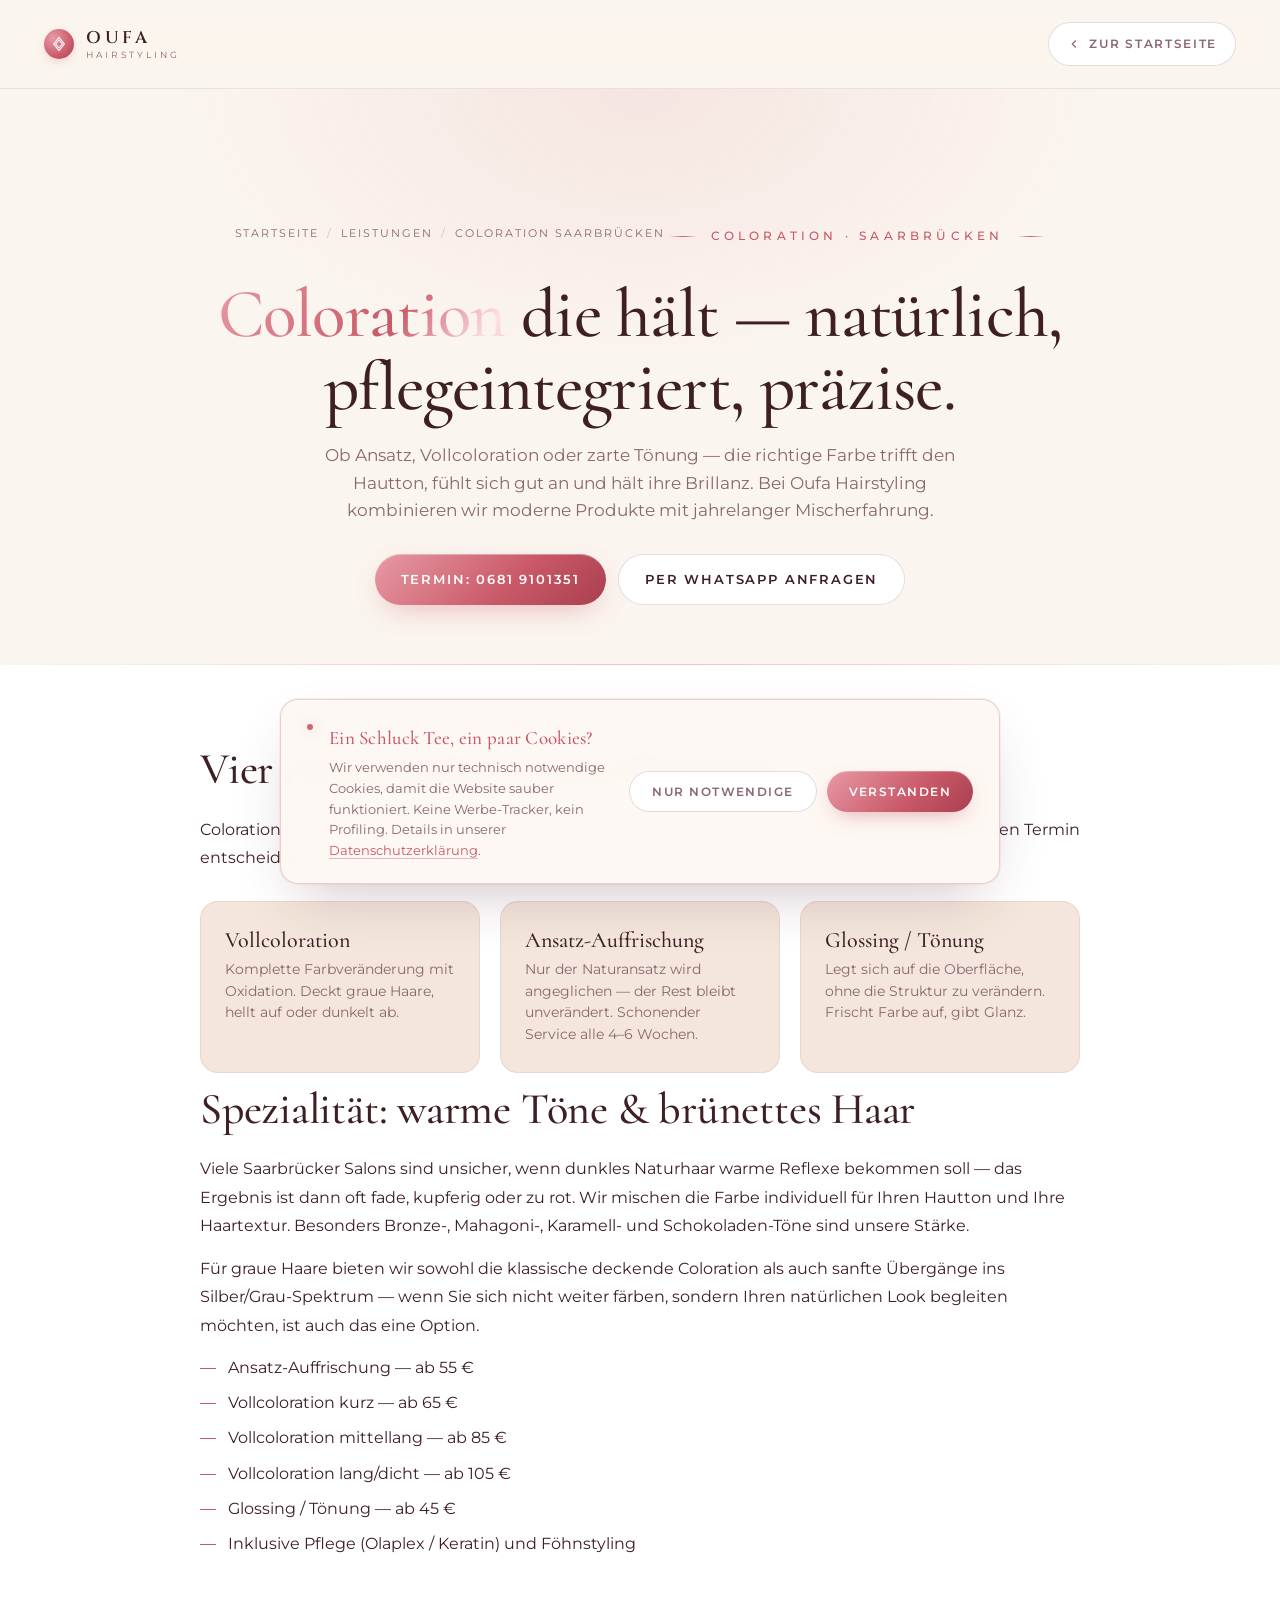
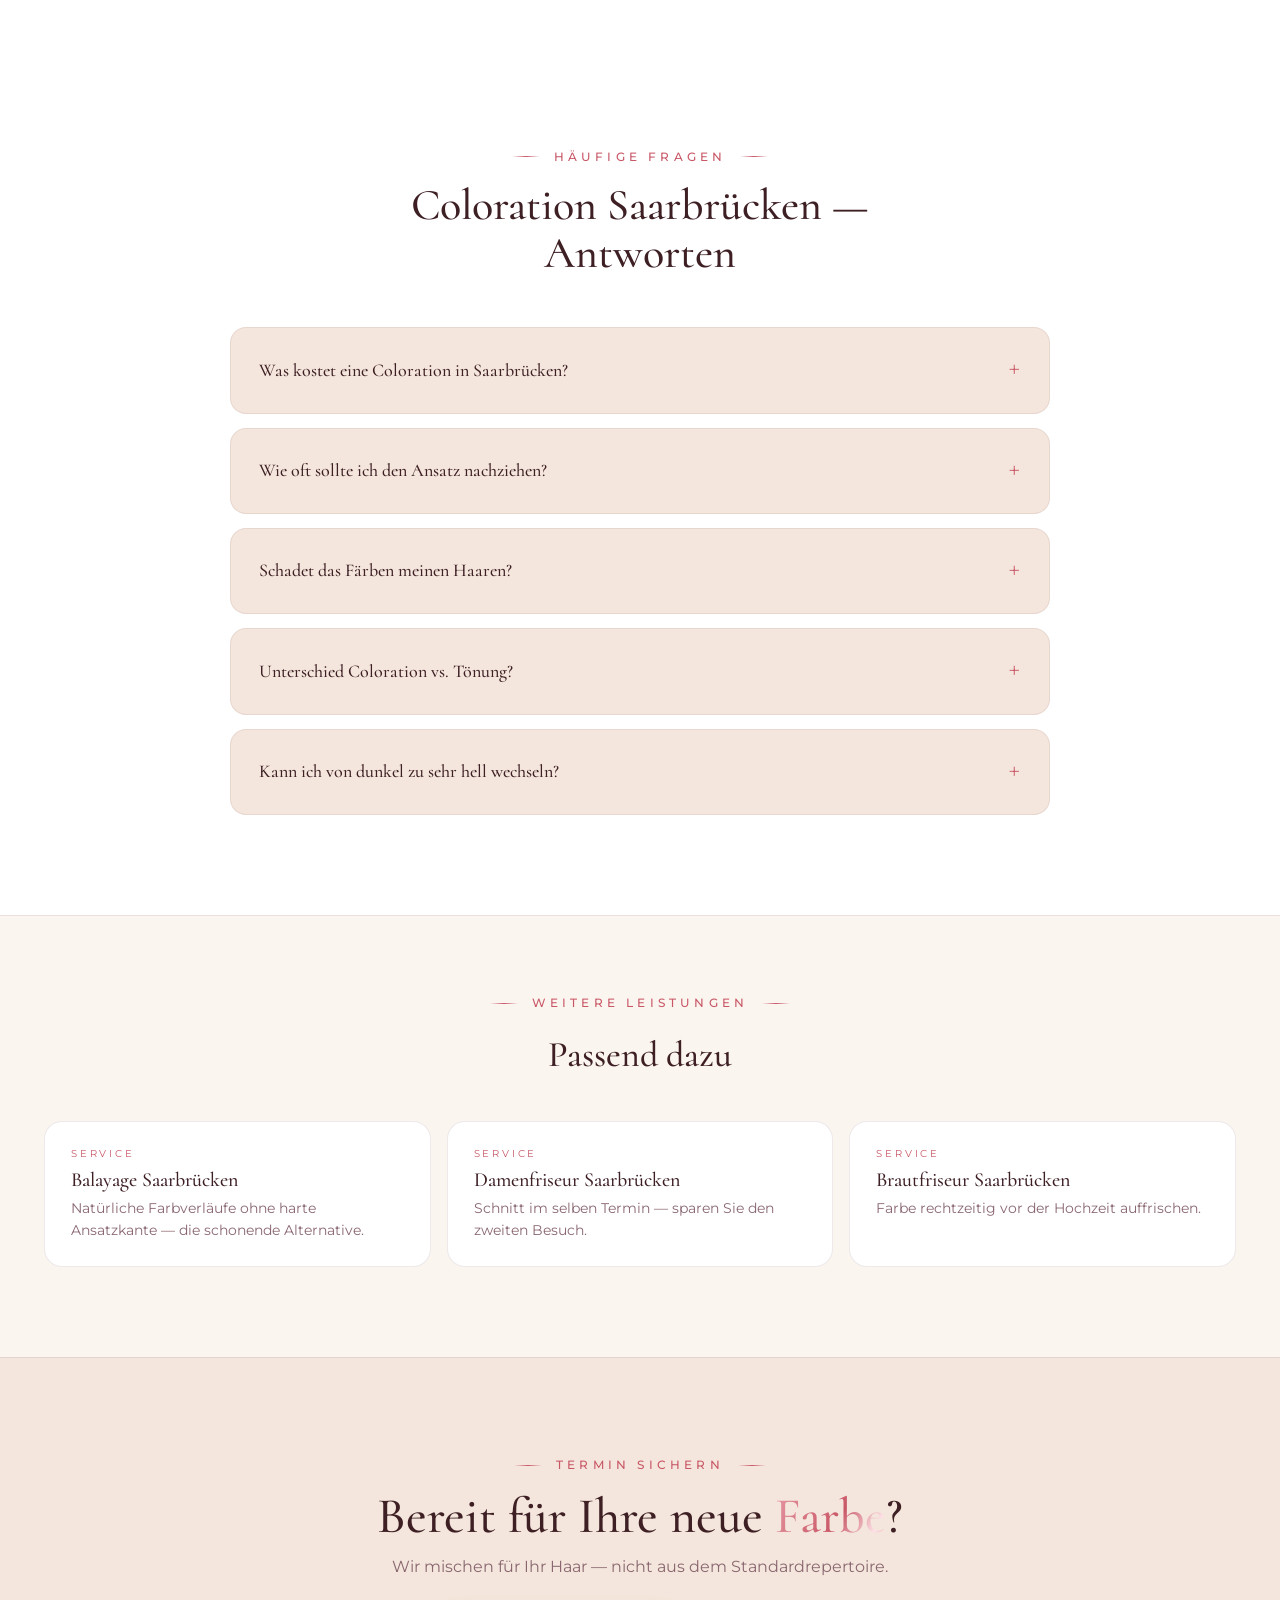
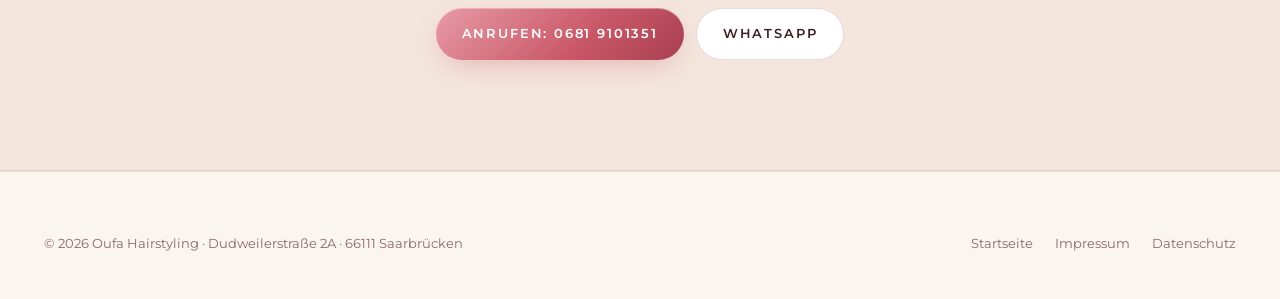
<file: services/coloration-saarbruecken.html>
<!doctype html>
<html lang="de">
<head>
<meta charset="utf-8" />
<meta name="viewport" content="width=device-width, initial-scale=1, viewport-fit=cover" />
<title>Coloration Saarbrücken ▷ Haare färben, Glossing &amp; Ansatz | Oufa</title>
<meta name="description" content="Coloration Saarbrücken — Vollcoloration, Ansatz-Auffrischung, Glossing und Tönung bei Oufa Hairstyling. Schonend, pflegeintegriert. Termin: 0681 9101351." />
<meta name="keywords" content="Coloration Saarbrücken, Haare färben Saarbrücken, Ansatz färben Saarbrücken, Tönung Saarbrücken, Glossing Saarbrücken, Haare aufhellen Saarbrücken, Haare dunkel färben Saarbrücken" />
<meta name="theme-color" content="#fbf5ef" />
<meta name="robots" content="index, follow, max-image-preview:large" />
<link rel="canonical" href="https://www.oufa-hairstyling.de/services/coloration-saarbruecken.html" />
<meta property="og:title" content="Coloration Saarbrücken — Oufa Hairstyling" />
<meta property="og:description" content="Coloration, Ansatz, Glossing und Tönung bei Oufa in Saarbrücken." />
<meta property="og:url" content="https://www.oufa-hairstyling.de/services/coloration-saarbruecken.html" />
<meta property="og:image" content="https://i.ibb.co/BVyvySnN/IMG-6949.jpg" />
<link rel="preconnect" href="https://fonts.googleapis.com" />
<link rel="preconnect" href="https://fonts.gstatic.com" crossorigin />
<link href="https://fonts.googleapis.com/css2?family=Cinzel:wght@400;500;600;700&family=Cormorant:wght@300;400;500;600;700&family=Montserrat:wght@300;400;500;600;700&display=swap" rel="stylesheet" />
<link rel="stylesheet" href="/seo-page.css" />
<script type="application/ld+json">
{"@context":"https://schema.org","@graph":[
  {"@type":"Service","name":"Coloration Saarbrücken","description":"Vollcoloration, Ansatz, Glossing und Tönung bei Oufa Hairstyling.","url":"https://www.oufa-hairstyling.de/services/coloration-saarbruecken.html","serviceType":"Coloration","areaServed":{"@type":"City","name":"Saarbrücken"},"provider":{"@id":"https://www.oufa-hairstyling.de/#salon"},"offers":{"@type":"Offer","priceCurrency":"EUR","price":"65"}},
  {"@type":"BreadcrumbList","itemListElement":[{"@type":"ListItem","position":1,"name":"Startseite","item":"https://www.oufa-hairstyling.de/"},{"@type":"ListItem","position":2,"name":"Leistungen","item":"https://www.oufa-hairstyling.de/#services"},{"@type":"ListItem","position":3,"name":"Coloration Saarbrücken","item":"https://www.oufa-hairstyling.de/services/coloration-saarbruecken.html"}]},
  {"@type":"FAQPage","mainEntity":[
    {"@type":"Question","name":"Was kostet eine Coloration in Saarbrücken?","acceptedAnswer":{"@type":"Answer","text":"Ansatz-Auffrischung ab 55 €, Vollcoloration kurz ab 65 €, Vollcoloration mittellang ab 85 €, lang/dicht ab 105 €. Glossing (Tönung) ab 45 €. Inklusive Beratung, Pflege und kurzem Föhnstyling."}},
    {"@type":"Question","name":"Wie oft sollte ich die Ansatzfarbe nachziehen?","acceptedAnswer":{"@type":"Answer","text":"Bei klassischer Vollcoloration mit deutlichem Naturansatz alle 4 bis 6 Wochen. Bei Balayage oder helleren Tönen reicht oft alle 3 bis 4 Monate. Glossing kann zwischendurch als Auffrischer gebucht werden."}},
    {"@type":"Question","name":"Schadet das Färben meinen Haaren?","acceptedAnswer":{"@type":"Answer","text":"Wir arbeiten mit modernen, pflegeintegrierten Produkten — bei jeder Coloration kommt eine Pflege (Olaplex, Keratin oder Conditioner) zum Einsatz. Bei gesundem Haar gut verträglich. Bei vorgeschädigtem Haar besprechen wir die Strategie vorab."}},
    {"@type":"Question","name":"Was ist der Unterschied zwischen Coloration und Tönung/Glossing?","acceptedAnswer":{"@type":"Answer","text":"Coloration verändert die Haarfarbe dauerhaft mit Oxidation, deckt graue Haare und kann auch aufhellen. Tönung/Glossing legt sich nur über die Oberfläche, frischt vorhandene Farbe auf und verleiht Glanz — und ist deutlich schonender."}}
  ]}
]}
</script>
</head>
<body>

<header class="site">
  <div class="container">
    <div class="nav">
      <a href="/" class="brand"><span class="mark"><svg viewBox="0 0 24 24" fill="none" stroke="currentColor" stroke-width="1.6"><path d="M12 2L20 12L12 22L4 12Z"/><path d="M12 6L17 12L12 18L7 12Z"/></svg></span><span class="name"><strong>OUFA</strong><span>HAIRSTYLING</span></span></a>
      <a href="/" class="back-link"><svg width="14" height="14" viewBox="0 0 24 24" fill="none" stroke="currentColor" stroke-width="2"><polyline points="15 18 9 12 15 6"/></svg>Zur Startseite</a>
    </div>
  </div>
</header>

<section class="page-hero">
  <div class="container">
    <nav class="breadcrumb"><a href="/">Startseite</a><span class="sep">/</span><a href="/#services">Leistungen</a><span class="sep">/</span><span>Coloration Saarbrücken</span></nav>
    <span class="eyebrow">Coloration · Saarbrücken</span>
    <h1><span class="gold-text">Coloration</span> die hält — natürlich, pflegeintegriert, präzise.</h1>
    <p class="lead">Ob Ansatz, Vollcoloration oder zarte Tönung — die richtige Farbe trifft den Hautton, fühlt sich gut an und hält ihre Brillanz. Bei Oufa Hairstyling kombinieren wir moderne Produkte mit jahrelanger Mischerfahrung.</p>
    <div class="cta-row">
      <a class="btn btn-gold" href="tel:+496819101351">Termin: 0681 9101351</a>
      <a class="btn btn-ghost" href="https://wa.me/491607634655" target="_blank" rel="noopener noreferrer">Per WhatsApp anfragen</a>
    </div>
  </div>
</section>

<section class="prose-section">
  <div class="container">
    <div class="prose-grid">
      <h2>Vier Arten Farbe — eine Beratung</h2>
      <p>
        Coloration ist nicht gleich Coloration. Bei <a href="/">Oufa Hairstyling</a> unterscheiden wir vier Ansätze, und für jeden Termin entscheiden wir gemeinsam, welcher zu Ihrem Haar passt:
      </p>
      <div class="feature-row">
        <div class="feature-card">
          <h3>Vollcoloration</h3>
          <p>Komplette Farbveränderung mit Oxidation. Deckt graue Haare, hellt auf oder dunkelt ab.</p>
        </div>
        <div class="feature-card">
          <h3>Ansatz-Auffrischung</h3>
          <p>Nur der Naturansatz wird angeglichen — der Rest bleibt unverändert. Schonender Service alle 4–6 Wochen.</p>
        </div>
        <div class="feature-card">
          <h3>Glossing / Tönung</h3>
          <p>Legt sich auf die Oberfläche, ohne die Struktur zu verändern. Frischt Farbe auf, gibt Glanz.</p>
        </div>
      </div>

      <h2>Spezialität: warme Töne &amp; brünettes Haar</h2>
      <p>
        Viele Saarbrücker Salons sind unsicher, wenn dunkles Naturhaar warme Reflexe bekommen soll — das Ergebnis ist dann oft fade, kupferig oder zu rot. Wir mischen die Farbe individuell für Ihren Hautton und Ihre Haartextur. Besonders Bronze-, Mahagoni-, Karamell- und Schokoladen-Töne sind unsere Stärke.
      </p>
      <p>
        Für graue Haare bieten wir sowohl die klassische deckende Coloration als auch sanfte Übergänge ins Silber/Grau-Spektrum — wenn Sie sich nicht weiter färben, sondern Ihren natürlichen Look begleiten möchten, ist auch das eine Option.
      </p>
      <ul>
        <li>Ansatz-Auffrischung — ab 55 €</li>
        <li>Vollcoloration kurz — ab 65 €</li>
        <li>Vollcoloration mittellang — ab 85 €</li>
        <li>Vollcoloration lang/dicht — ab 105 €</li>
        <li>Glossing / Tönung — ab 45 €</li>
        <li>Inklusive Pflege (Olaplex / Keratin) und Föhnstyling</li>
      </ul>
    </div>
  </div>
</section>

<section class="faq-section">
  <div class="container">
    <div class="section-head">
      <span class="eyebrow">Häufige Fragen</span>
      <h2>Coloration Saarbrücken — Antworten</h2>
    </div>
    <div class="faq-list">
      <details class="faq-item"><summary>Was kostet eine Coloration in Saarbrücken?</summary><p>Ansatz-Auffrischung ab 55 €, Vollcoloration kurz ab 65 €, mittellang ab 85 €, lang/dicht ab 105 €. Glossing ab 45 €. Inklusive Beratung, Pflege und kurzem Föhnstyling.</p></details>
      <details class="faq-item"><summary>Wie oft sollte ich den Ansatz nachziehen?</summary><p>Bei klassischer Vollcoloration alle 4 bis 6 Wochen. Bei Balayage oder helleren Tönen reicht oft alle 3 bis 4 Monate.</p></details>
      <details class="faq-item"><summary>Schadet das Färben meinen Haaren?</summary><p>Wir arbeiten mit pflegeintegrierten Produkten und schließen mit Olaplex oder Keratin ab. Bei gesundem Haar gut verträglich. Bei vorgeschädigtem Haar besprechen wir die Strategie vorab.</p></details>
      <details class="faq-item"><summary>Unterschied Coloration vs. Tönung?</summary><p>Coloration verändert die Haarfarbe dauerhaft mit Oxidation, deckt graue Haare und kann aufhellen. Tönung/Glossing legt sich nur auf die Oberfläche, frischt vorhandene Farbe auf und gibt Glanz.</p></details>
      <details class="faq-item"><summary>Kann ich von dunkel zu sehr hell wechseln?</summary><p>Möglich, aber selten in einem Termin. Solche Wechsel planen wir über 2–3 Sitzungen, um das Haar zu schonen. Beratung vorab vereinbaren.</p></details>
    </div>
  </div>
</section>

<section class="related-section">
  <div class="container">
    <div class="section-head"><span class="eyebrow">Weitere Leistungen</span><h2>Passend dazu</h2></div>
    <div class="related-grid">
      <a class="related-card" href="/services/balayage-saarbruecken.html"><div class="label">Service</div><h3>Balayage Saarbrücken</h3><p>Natürliche Farbverläufe ohne harte Ansatzkante — die schonende Alternative.</p></a>
      <a class="related-card" href="/services/damenfriseur-saarbruecken.html"><div class="label">Service</div><h3>Damenfriseur Saarbrücken</h3><p>Schnitt im selben Termin — sparen Sie den zweiten Besuch.</p></a>
      <a class="related-card" href="/services/brautfriseur-saarbruecken.html"><div class="label">Service</div><h3>Brautfriseur Saarbrücken</h3><p>Farbe rechtzeitig vor der Hochzeit auffrischen.</p></a>
    </div>
  </div>
</section>

<section class="final-cta">
  <div class="container">
    <span class="eyebrow">Termin sichern</span>
    <h2>Bereit für Ihre neue <span class="gold-text">Farbe</span>?</h2>
    <p>Wir mischen für Ihr Haar — nicht aus dem Standardrepertoire.</p>
    <div class="cta-row">
      <a class="btn btn-gold" href="tel:+496819101351">Anrufen: 0681 9101351</a>
      <a class="btn btn-ghost" href="https://wa.me/491607634655" target="_blank" rel="noopener noreferrer">WhatsApp</a>
    </div>
  </div>
</section>

<footer>
  <div class="container">
    <div class="foot">
      <p>© <span id="year"></span> Oufa Hairstyling · Dudweilerstraße 2A · 66111 Saarbrücken</p>
      <div class="legal-links"><a href="/">Startseite</a><a href="/impressum.html">Impressum</a><a href="/datenschutz.html">Datenschutz</a></div>
    </div>
  </div>
</footer>

<script>document.getElementById('year').textContent = new Date().getFullYear();</script>
<script src="/cookie.js" defer></script>
</body>
</html>
</file>
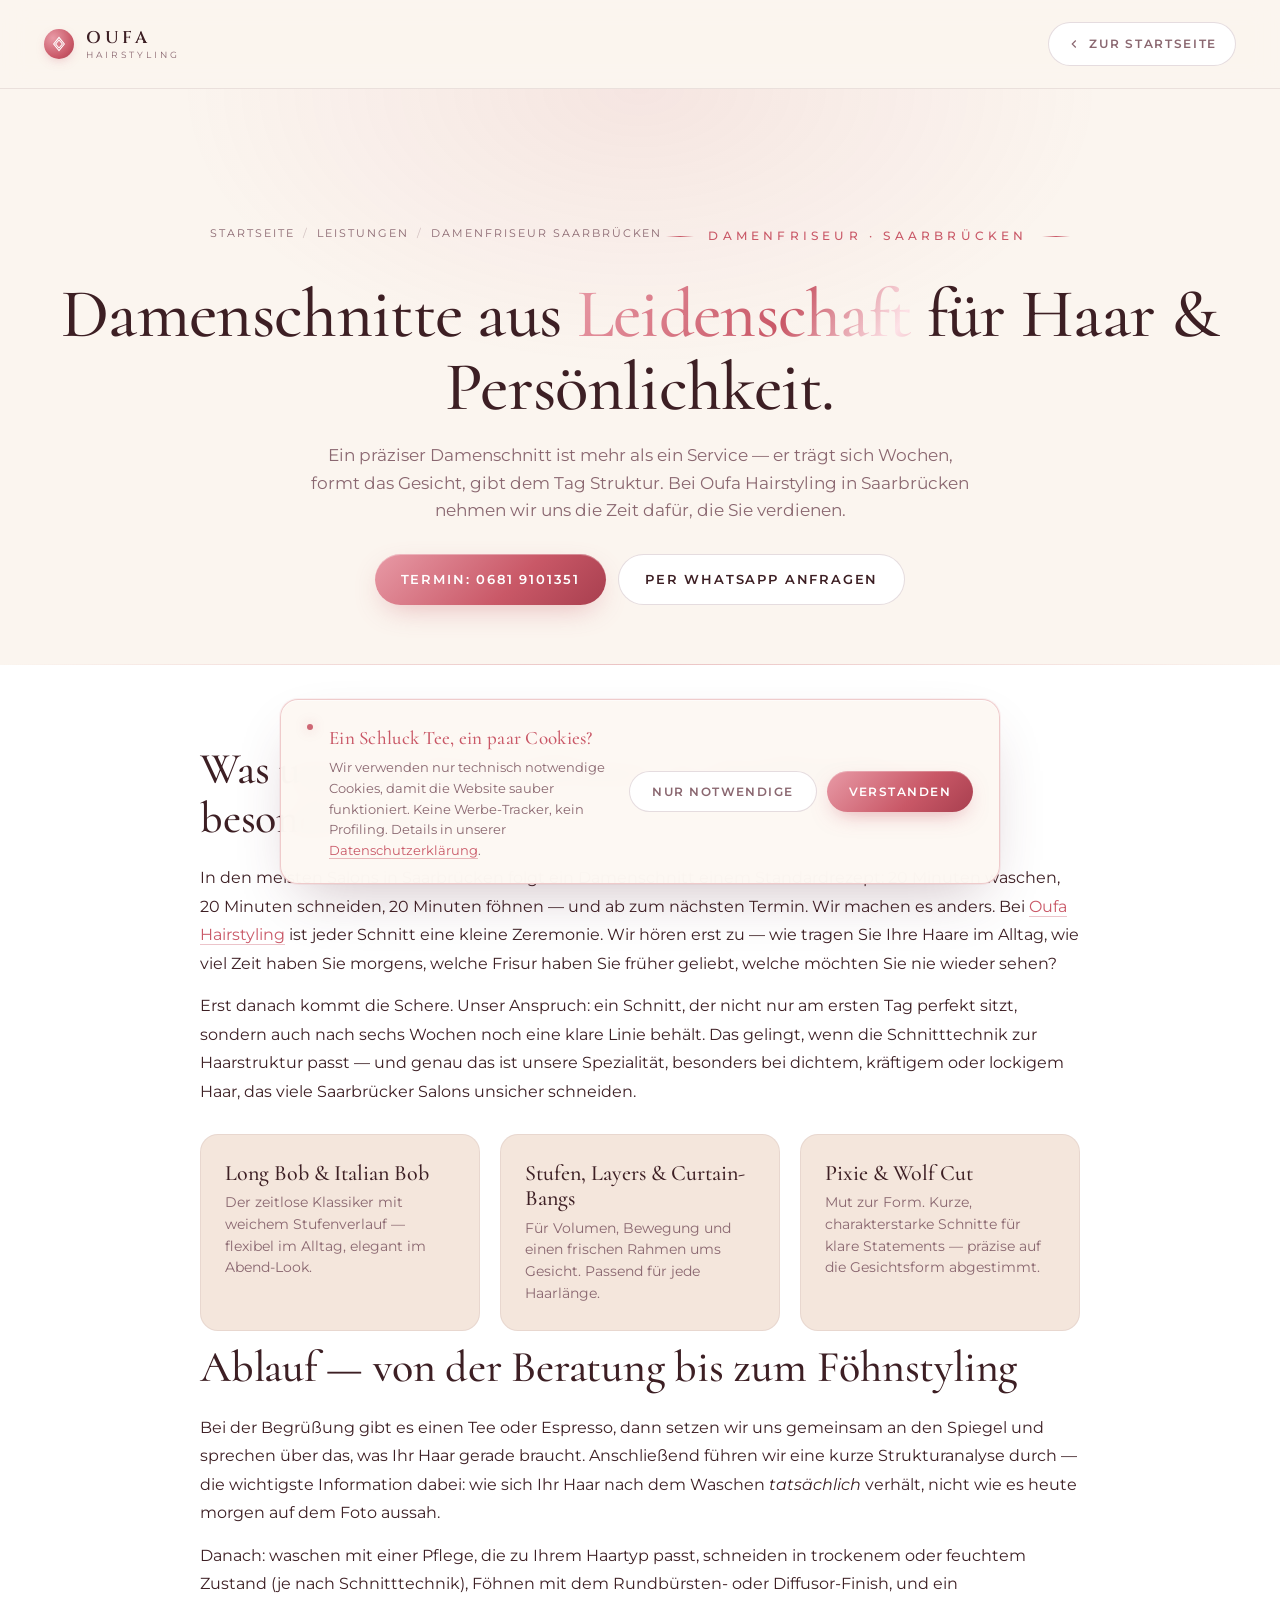
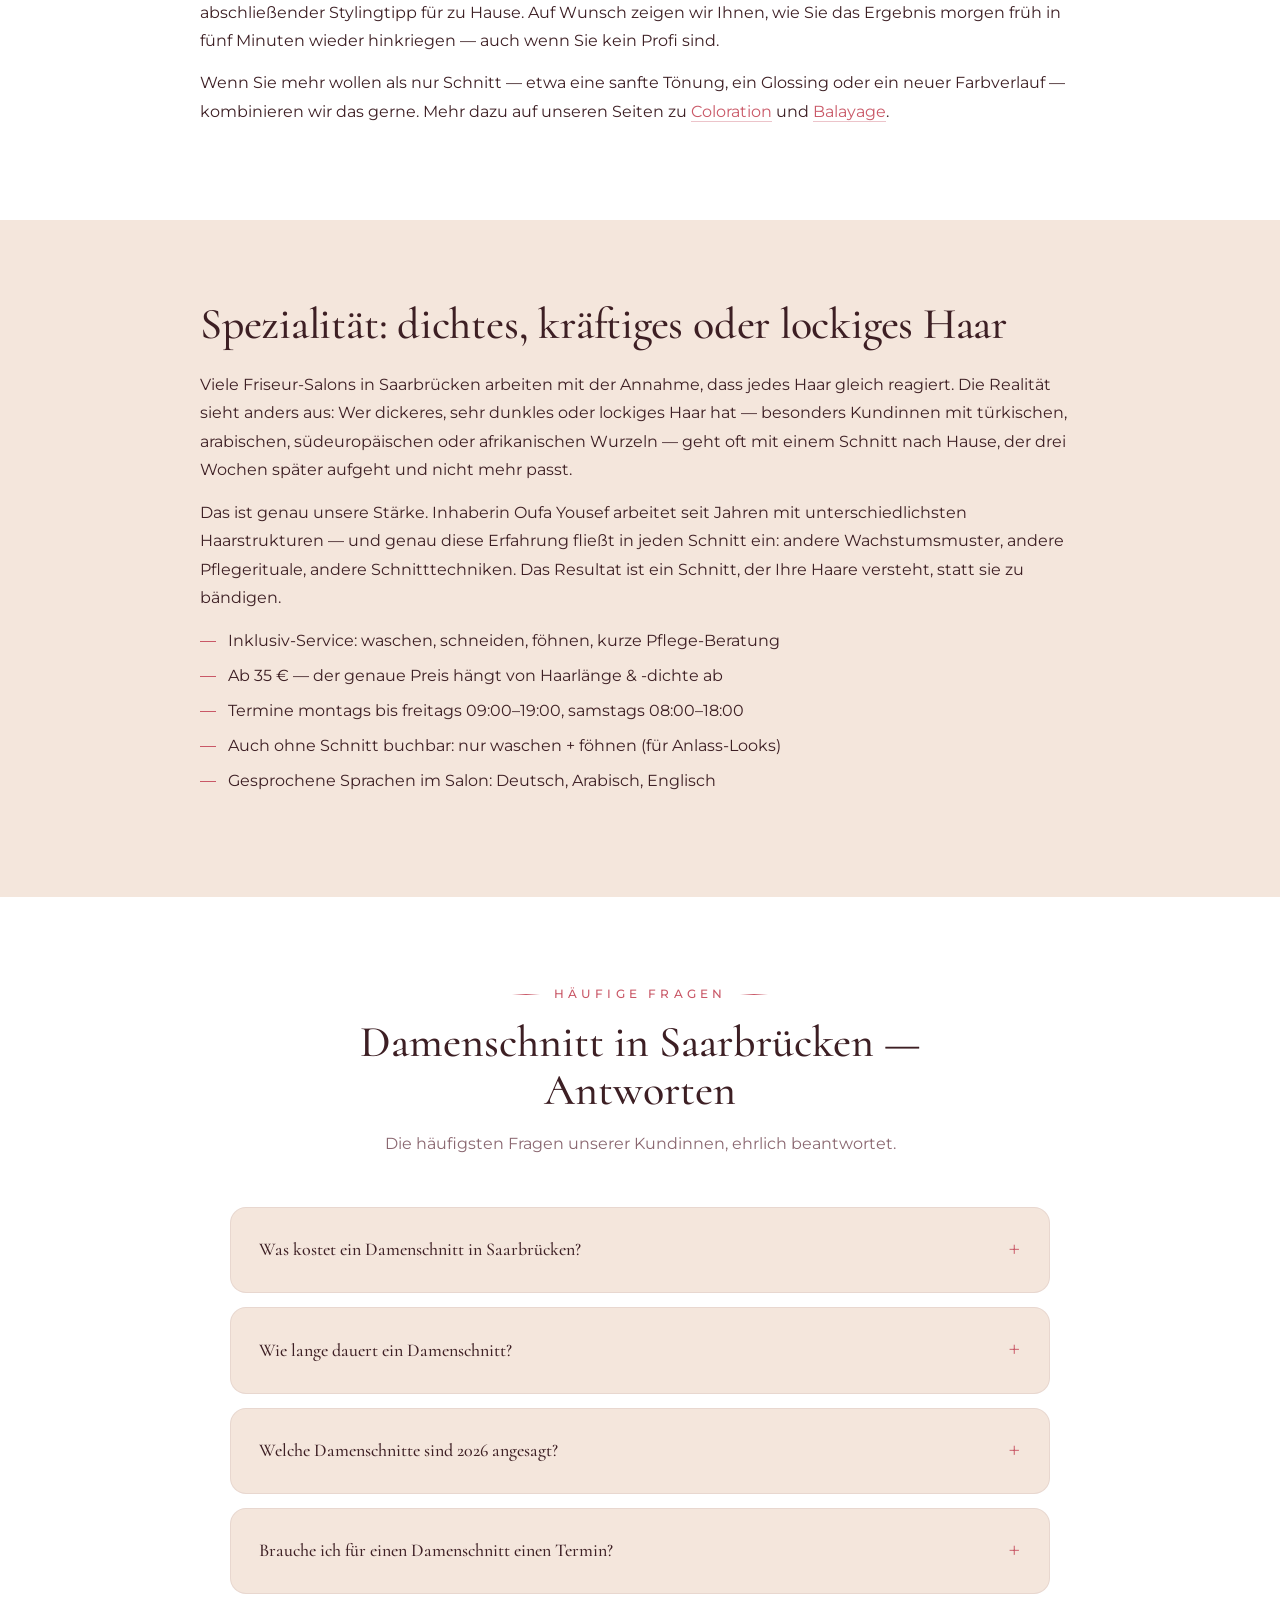
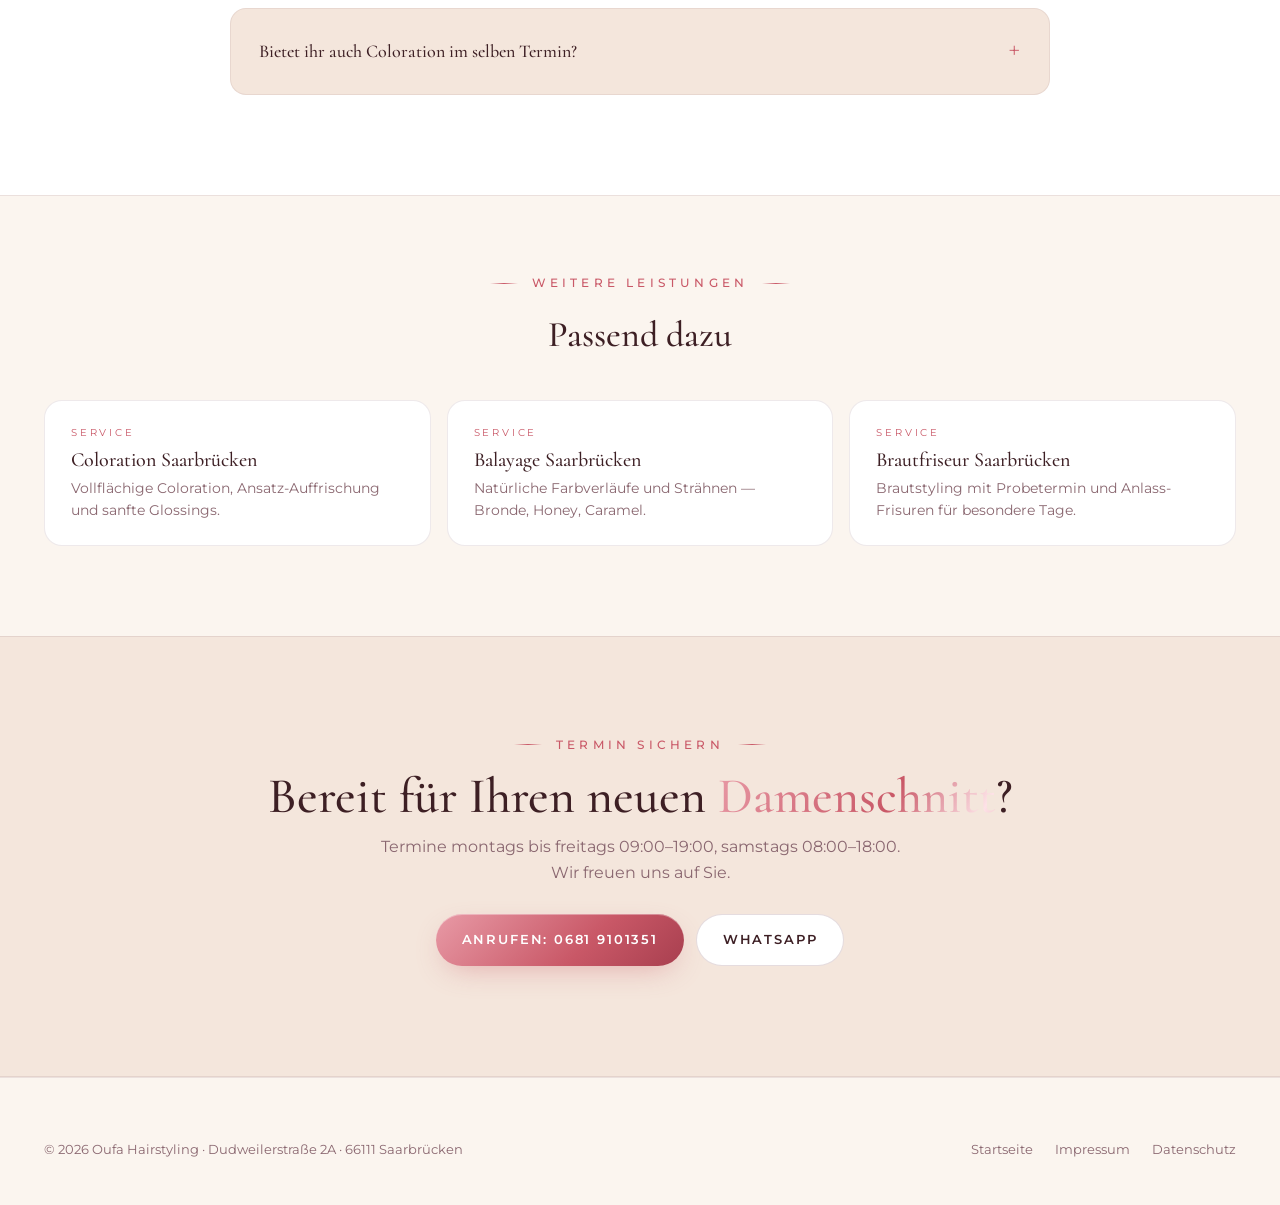
<file: services/damenfriseur-saarbruecken.html>
<!doctype html>
<html lang="de">
<head>
<meta charset="utf-8" />
<meta name="viewport" content="width=device-width, initial-scale=1, viewport-fit=cover" />
<title>Damenfriseur Saarbrücken ▷ Oufa Hairstyling · Schnitt, Föhnen, Pflege</title>
<meta name="description" content="Damenfriseur Saarbrücken — präziser Damenschnitt, Föhnstyling und Pflege bei Oufa Hairstyling. Termin: 0681 9101351. 4,9★ bei 56 Google-Bewertungen. Dudweilerstraße 2A." />
<meta name="keywords" content="Damenfriseur Saarbrücken, Damenschnitt Saarbrücken, Friseur für Frauen Saarbrücken, Frauenfriseur Saarbrücken, Schnitt Frauen Saarbrücken, Föhnfrisur Saarbrücken, Long Bob Saarbrücken, Pixie Cut Saarbrücken, Stufenschnitt Saarbrücken" />
<meta name="theme-color" content="#fbf5ef" />
<meta name="robots" content="index, follow, max-image-preview:large" />
<link rel="canonical" href="https://www.oufa-hairstyling.de/services/damenfriseur-saarbruecken.html" />

<meta property="og:type" content="website" />
<meta property="og:locale" content="de_DE" />
<meta property="og:site_name" content="Oufa Hairstyling" />
<meta property="og:title" content="Damenfriseur Saarbrücken — Oufa Hairstyling" />
<meta property="og:description" content="Präziser Damenschnitt, Föhnstyling und Pflege in Saarbrücken. 4,9★. Dudweilerstraße 2A." />
<meta property="og:url" content="https://www.oufa-hairstyling.de/services/damenfriseur-saarbruecken.html" />
<meta property="og:image" content="https://i.ibb.co/MyMgzYrS/IMG-1092.jpg" />

<link rel="preconnect" href="https://fonts.googleapis.com" />
<link rel="preconnect" href="https://fonts.gstatic.com" crossorigin />
<link href="https://fonts.googleapis.com/css2?family=Cinzel:wght@400;500;600;700&family=Cormorant:wght@300;400;500;600;700&family=Montserrat:wght@300;400;500;600;700&display=swap" rel="stylesheet" />
<link rel="stylesheet" href="/seo-page.css" />

<script type="application/ld+json">
{
  "@context": "https://schema.org",
  "@graph": [
    {
      "@type": "Service",
      "name": "Damenfriseur Saarbrücken",
      "description": "Präziser Damenschnitt, Föhnstyling und Pflege bei Oufa Hairstyling in Saarbrücken.",
      "url": "https://www.oufa-hairstyling.de/services/damenfriseur-saarbruecken.html",
      "serviceType": "Damenfriseur",
      "areaServed": {"@type":"City","name":"Saarbrücken"},
      "provider": {"@id":"https://www.oufa-hairstyling.de/#salon"},
      "offers": {"@type":"Offer","priceCurrency":"EUR","price":"35","priceValidUntil":"2026-12-31"}
    },
    {
      "@type": "BreadcrumbList",
      "itemListElement": [
        {"@type":"ListItem","position":1,"name":"Startseite","item":"https://www.oufa-hairstyling.de/"},
        {"@type":"ListItem","position":2,"name":"Leistungen","item":"https://www.oufa-hairstyling.de/#services"},
        {"@type":"ListItem","position":3,"name":"Damenfriseur Saarbrücken","item":"https://www.oufa-hairstyling.de/services/damenfriseur-saarbruecken.html"}
      ]
    },
    {
      "@type": "FAQPage",
      "mainEntity": [
        {"@type":"Question","name":"Was kostet ein Damenschnitt in Saarbrücken?","acceptedAnswer":{"@type":"Answer","text":"Ein klassischer Damenschnitt inkl. Waschen und Föhnen beginnt bei Oufa Hairstyling ab 35 €. Komplexere Schnitte (Long Layer, Pixie, Stufen) oder besonders dichtes/langes Haar kosten entsprechend etwas mehr. Den genauen Preis sagen wir Ihnen gerne vorab am Telefon."}},
        {"@type":"Question","name":"Wie lange dauert ein Damenschnitt?","acceptedAnswer":{"@type":"Answer","text":"Ein normaler Damenschnitt inklusive Waschen, Schnitt und Föhnstyling dauert ca. 45 bis 60 Minuten. Bei sehr langem oder sehr dichtem Haar planen wir 75 Minuten ein."}},
        {"@type":"Question","name":"Welche Damenschnitte sind 2026 angesagt?","acceptedAnswer":{"@type":"Answer","text":"Aktuell beliebt: der Long Bob mit weichem Stufenverlauf, der Italian Bob mit Pony, sanfte Curtain-Bangs, Lagen-Schnitte für mehr Volumen sowie das klassische Wolf Cut für jüngere Kundinnen. Wir beraten Sie nach Gesichtsform, Haarstruktur und Alltag."}},
        {"@type":"Question","name":"Brauche ich für einen Damenschnitt einen Termin?","acceptedAnswer":{"@type":"Answer","text":"Ja — wir arbeiten bewusst ohne Hektik und nehmen uns Zeit. Termine vereinbaren Sie am einfachsten telefonisch unter 0681 9101351 oder per WhatsApp unter 0160 76 34 655. Spontantermine sind manchmal möglich, aber nicht garantiert."}}
      ]
    }
  ]
}
</script>
</head>
<body>

<header class="site">
  <div class="container">
    <div class="nav">
      <a href="/" class="brand" aria-label="Oufa Hairstyling — Startseite">
        <span class="mark" aria-hidden="true"><svg viewBox="0 0 24 24" fill="none" stroke="currentColor" stroke-width="1.6"><path d="M12 2L20 12L12 22L4 12Z"/><path d="M12 6L17 12L12 18L7 12Z"/></svg></span>
        <span class="name"><strong>OUFA</strong><span>HAIRSTYLING</span></span>
      </a>
      <a href="/" class="back-link"><svg width="14" height="14" viewBox="0 0 24 24" fill="none" stroke="currentColor" stroke-width="2"><polyline points="15 18 9 12 15 6"/></svg>Zur Startseite</a>
    </div>
  </div>
</header>

<section class="page-hero">
  <div class="container">
    <nav class="breadcrumb" aria-label="Breadcrumb">
      <a href="/">Startseite</a><span class="sep">/</span>
      <a href="/#services">Leistungen</a><span class="sep">/</span>
      <span>Damenfriseur Saarbrücken</span>
    </nav>
    <span class="eyebrow">Damenfriseur · Saarbrücken</span>
    <h1>Damenschnitte aus <span class="gold-text">Leidenschaft</span> für Haar &amp; Persönlichkeit.</h1>
    <p class="lead">Ein präziser Damenschnitt ist mehr als ein Service — er trägt sich Wochen, formt das Gesicht, gibt dem Tag Struktur. Bei Oufa Hairstyling in Saarbrücken nehmen wir uns die Zeit dafür, die Sie verdienen.</p>
    <div class="cta-row">
      <a class="btn btn-gold" href="tel:+496819101351">Termin: 0681 9101351</a>
      <a class="btn btn-ghost" href="https://wa.me/491607634655" target="_blank" rel="noopener noreferrer">Per WhatsApp anfragen</a>
    </div>
  </div>
</section>

<section class="prose-section">
  <div class="container">
    <div class="prose-grid">
      <h2>Was unseren Damenfriseur in Saarbrücken besonders macht</h2>
      <p>
        In den meisten Salons in Saarbrücken folgt ein Damenschnitt einem Standardrezept: 20 Minuten waschen, 20 Minuten schneiden, 20 Minuten föhnen — und ab zum nächsten Termin. Wir machen es anders. Bei <a href="/">Oufa Hairstyling</a> ist jeder Schnitt eine kleine Zeremonie. Wir hören erst zu — wie tragen Sie Ihre Haare im Alltag, wie viel Zeit haben Sie morgens, welche Frisur haben Sie früher geliebt, welche möchten Sie nie wieder sehen?
      </p>
      <p>
        Erst danach kommt die Schere. Unser Anspruch: ein Schnitt, der nicht nur am ersten Tag perfekt sitzt, sondern auch nach sechs Wochen noch eine klare Linie behält. Das gelingt, wenn die Schnitttechnik zur Haarstruktur passt — und genau das ist unsere Spezialität, besonders bei dichtem, kräftigem oder lockigem Haar, das viele Saarbrücker Salons unsicher schneiden.
      </p>

      <div class="feature-row">
        <div class="feature-card">
          <h3>Long Bob &amp; Italian Bob</h3>
          <p>Der zeitlose Klassiker mit weichem Stufenverlauf — flexibel im Alltag, elegant im Abend-Look.</p>
        </div>
        <div class="feature-card">
          <h3>Stufen, Layers &amp; Curtain-Bangs</h3>
          <p>Für Volumen, Bewegung und einen frischen Rahmen ums Gesicht. Passend für jede Haarlänge.</p>
        </div>
        <div class="feature-card">
          <h3>Pixie &amp; Wolf Cut</h3>
          <p>Mut zur Form. Kurze, charakterstarke Schnitte für klare Statements — präzise auf die Gesichtsform abgestimmt.</p>
        </div>
      </div>

      <h2>Ablauf — von der Beratung bis zum Föhnstyling</h2>
      <p>
        Bei der Begrüßung gibt es einen Tee oder Espresso, dann setzen wir uns gemeinsam an den Spiegel und sprechen über das, was Ihr Haar gerade braucht. Anschließend führen wir eine kurze Strukturanalyse durch — die wichtigste Information dabei: wie sich Ihr Haar nach dem Waschen <em>tatsächlich</em> verhält, nicht wie es heute morgen auf dem Foto aussah.
      </p>
      <p>
        Danach: waschen mit einer Pflege, die zu Ihrem Haartyp passt, schneiden in trockenem oder feuchtem Zustand (je nach Schnitttechnik), Föhnen mit dem Rundbürsten- oder Diffusor-Finish, und ein abschließender Stylingtipp für zu Hause. Auf Wunsch zeigen wir Ihnen, wie Sie das Ergebnis morgen früh in fünf Minuten wieder hinkriegen — auch wenn Sie kein Profi sind.
      </p>
      <p>
        Wenn Sie mehr wollen als nur Schnitt — etwa eine sanfte Tönung, ein Glossing oder ein neuer Farbverlauf — kombinieren wir das gerne. Mehr dazu auf unseren Seiten zu <a href="/services/coloration-saarbruecken.html">Coloration</a> und <a href="/services/balayage-saarbruecken.html">Balayage</a>.
      </p>
    </div>
  </div>
</section>

<section class="prose-section">
  <div class="container">
    <div class="prose-grid">
      <h2>Spezialität: dichtes, kräftiges oder lockiges Haar</h2>
      <p>
        Viele Friseur-Salons in Saarbrücken arbeiten mit der Annahme, dass jedes Haar gleich reagiert. Die Realität sieht anders aus: Wer dickeres, sehr dunkles oder lockiges Haar hat — besonders Kundinnen mit türkischen, arabischen, südeuropäischen oder afrikanischen Wurzeln — geht oft mit einem Schnitt nach Hause, der drei Wochen später aufgeht und nicht mehr passt.
      </p>
      <p>
        Das ist genau unsere Stärke. Inhaberin Oufa Yousef arbeitet seit Jahren mit unterschiedlichsten Haarstrukturen — und genau diese Erfahrung fließt in jeden Schnitt ein: andere Wachstumsmuster, andere Pflegerituale, andere Schnitttechniken. Das Resultat ist ein Schnitt, der Ihre Haare versteht, statt sie zu bändigen.
      </p>

      <ul>
        <li>Inklusiv-Service: waschen, schneiden, föhnen, kurze Pflege-Beratung</li>
        <li>Ab 35 € — der genaue Preis hängt von Haarlänge &amp; -dichte ab</li>
        <li>Termine montags bis freitags 09:00–19:00, samstags 08:00–18:00</li>
        <li>Auch ohne Schnitt buchbar: nur waschen + föhnen (für Anlass-Looks)</li>
        <li>Gesprochene Sprachen im Salon: Deutsch, Arabisch, Englisch</li>
      </ul>
    </div>
  </div>
</section>

<section class="faq-section">
  <div class="container">
    <div class="section-head">
      <span class="eyebrow">Häufige Fragen</span>
      <h2>Damenschnitt in Saarbrücken — Antworten</h2>
      <p class="lead">Die häufigsten Fragen unserer Kundinnen, ehrlich beantwortet.</p>
    </div>
    <div class="faq-list">
      <details class="faq-item">
        <summary>Was kostet ein Damenschnitt in Saarbrücken?</summary>
        <p>Ein klassischer Damenschnitt inkl. Waschen und Föhnen beginnt bei Oufa Hairstyling ab 35 €. Komplexere Schnitte (Long Layer, Pixie, Stufen) oder besonders dichtes / langes Haar kosten entsprechend etwas mehr. Den genauen Preis sagen wir Ihnen gerne vorab am Telefon.</p>
      </details>
      <details class="faq-item">
        <summary>Wie lange dauert ein Damenschnitt?</summary>
        <p>Ein normaler Damenschnitt inklusive Waschen, Schnitt und Föhnstyling dauert ca. 45 bis 60 Minuten. Bei sehr langem oder sehr dichtem Haar planen wir 75 Minuten ein.</p>
      </details>
      <details class="faq-item">
        <summary>Welche Damenschnitte sind 2026 angesagt?</summary>
        <p>Aktuell beliebt: der Long Bob mit weichem Stufenverlauf, der Italian Bob mit Pony, sanfte Curtain-Bangs, Lagen-Schnitte für mehr Volumen sowie das klassische Wolf Cut für jüngere Kundinnen. Wir beraten Sie nach Gesichtsform, Haarstruktur und Alltag.</p>
      </details>
      <details class="faq-item">
        <summary>Brauche ich für einen Damenschnitt einen Termin?</summary>
        <p>Ja — wir arbeiten bewusst ohne Hektik und nehmen uns Zeit. Termine vereinbaren Sie am einfachsten telefonisch unter 0681 9101351 oder per WhatsApp unter 0160 76 34 655. Spontantermine sind manchmal möglich, aber nicht garantiert.</p>
      </details>
      <details class="faq-item">
        <summary>Bietet ihr auch Coloration im selben Termin?</summary>
        <p>Ja, gerne. Sagen Sie bei der Buchung kurz Bescheid, dann planen wir den Termin entsprechend länger. Mehr Details unter <a href="/services/coloration-saarbruecken.html">Coloration Saarbrücken</a> und <a href="/services/balayage-saarbruecken.html">Balayage Saarbrücken</a>.</p>
      </details>
    </div>
  </div>
</section>

<section class="related-section">
  <div class="container">
    <div class="section-head">
      <span class="eyebrow">Weitere Leistungen</span>
      <h2>Passend dazu</h2>
    </div>
    <div class="related-grid">
      <a class="related-card" href="/services/coloration-saarbruecken.html">
        <div class="label">Service</div>
        <h3>Coloration Saarbrücken</h3>
        <p>Vollflächige Coloration, Ansatz-Auffrischung und sanfte Glossings.</p>
      </a>
      <a class="related-card" href="/services/balayage-saarbruecken.html">
        <div class="label">Service</div>
        <h3>Balayage Saarbrücken</h3>
        <p>Natürliche Farbverläufe und Strähnen — Bronde, Honey, Caramel.</p>
      </a>
      <a class="related-card" href="/services/brautfriseur-saarbruecken.html">
        <div class="label">Service</div>
        <h3>Brautfriseur Saarbrücken</h3>
        <p>Brautstyling mit Probetermin und Anlass-Frisuren für besondere Tage.</p>
      </a>
    </div>
  </div>
</section>

<section class="final-cta">
  <div class="container">
    <span class="eyebrow">Termin sichern</span>
    <h2>Bereit für Ihren neuen <span class="gold-text">Damenschnitt</span>?</h2>
    <p>Termine montags bis freitags 09:00–19:00, samstags 08:00–18:00. Wir freuen uns auf Sie.</p>
    <div class="cta-row">
      <a class="btn btn-gold" href="tel:+496819101351">Anrufen: 0681 9101351</a>
      <a class="btn btn-ghost" href="https://wa.me/491607634655" target="_blank" rel="noopener noreferrer">WhatsApp</a>
    </div>
  </div>
</section>

<footer>
  <div class="container">
    <div class="foot">
      <p>© <span id="year"></span> Oufa Hairstyling · Dudweilerstraße 2A · 66111 Saarbrücken</p>
      <div class="legal-links">
        <a href="/">Startseite</a>
        <a href="/impressum.html">Impressum</a>
        <a href="/datenschutz.html">Datenschutz</a>
      </div>
    </div>
  </div>
</footer>

<script>document.getElementById('year').textContent = new Date().getFullYear();</script>
<script src="/cookie.js" defer></script>
</body>
</html>
</file>
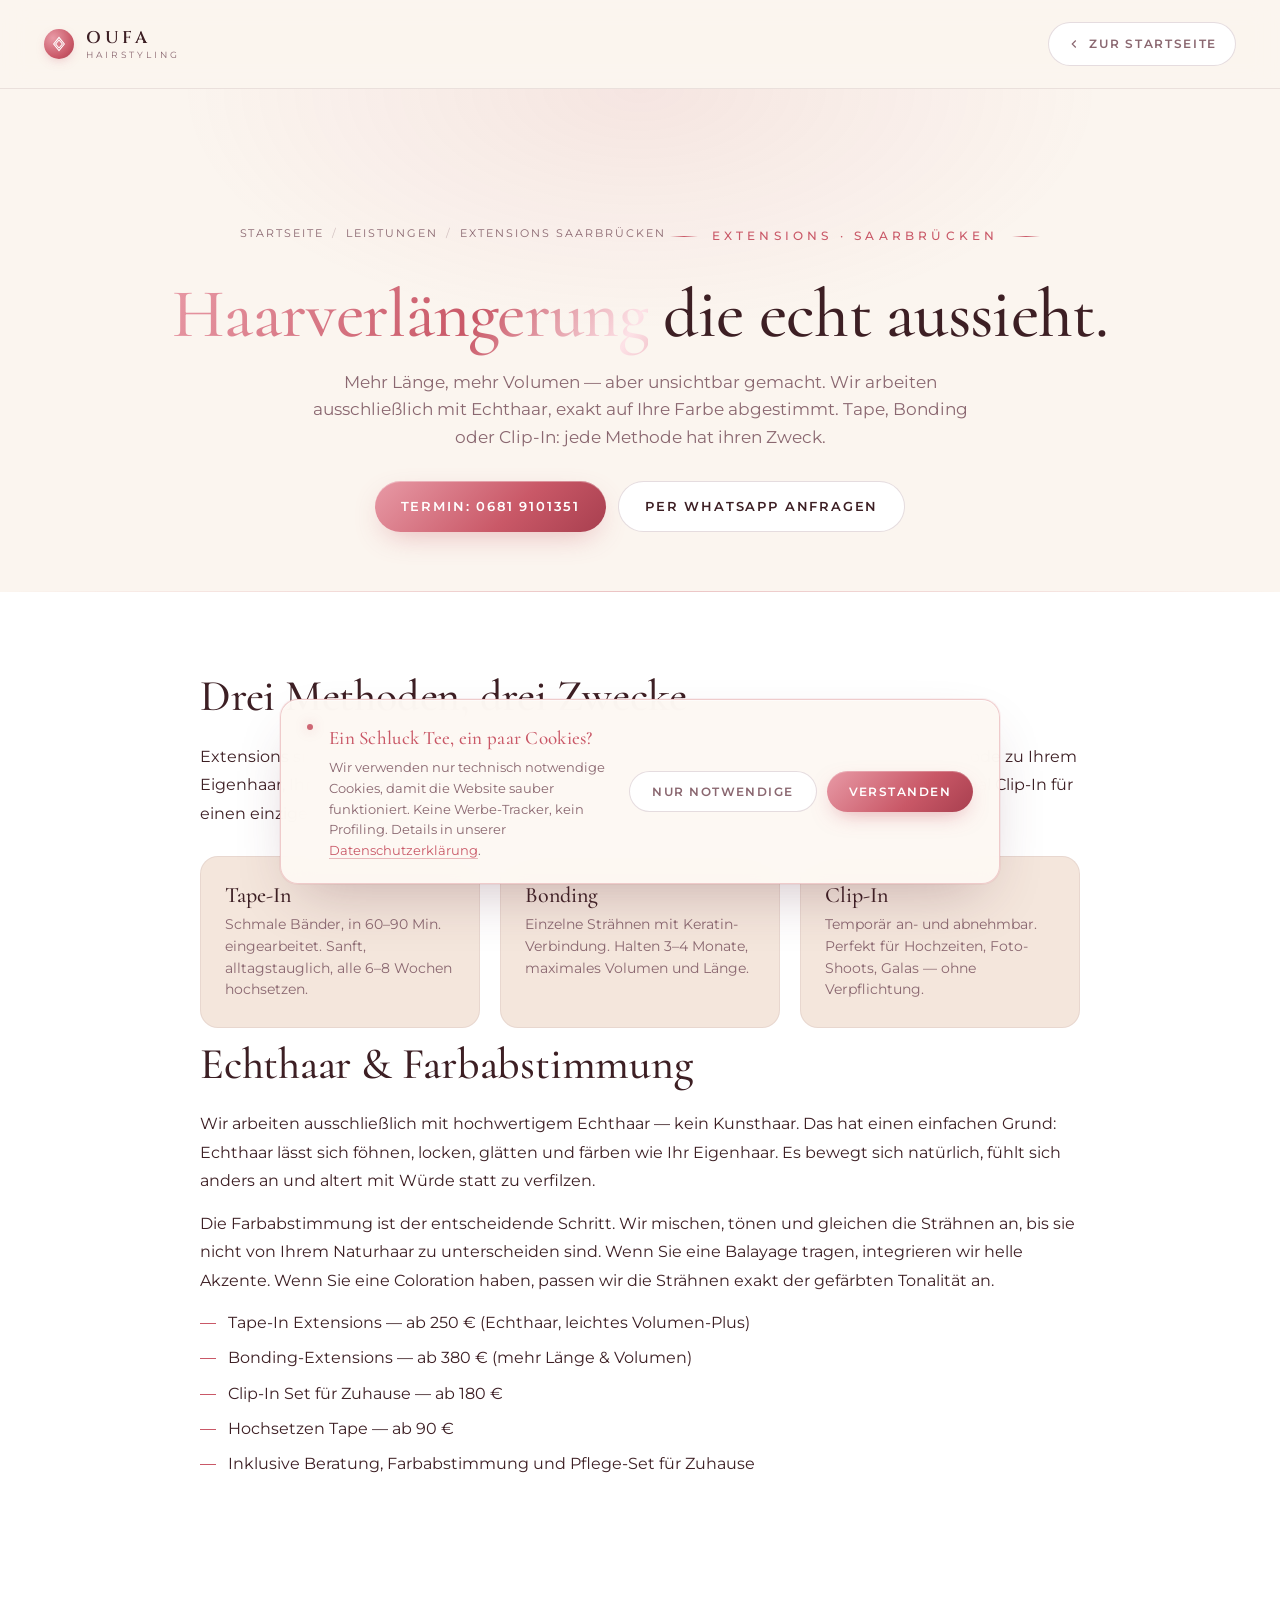
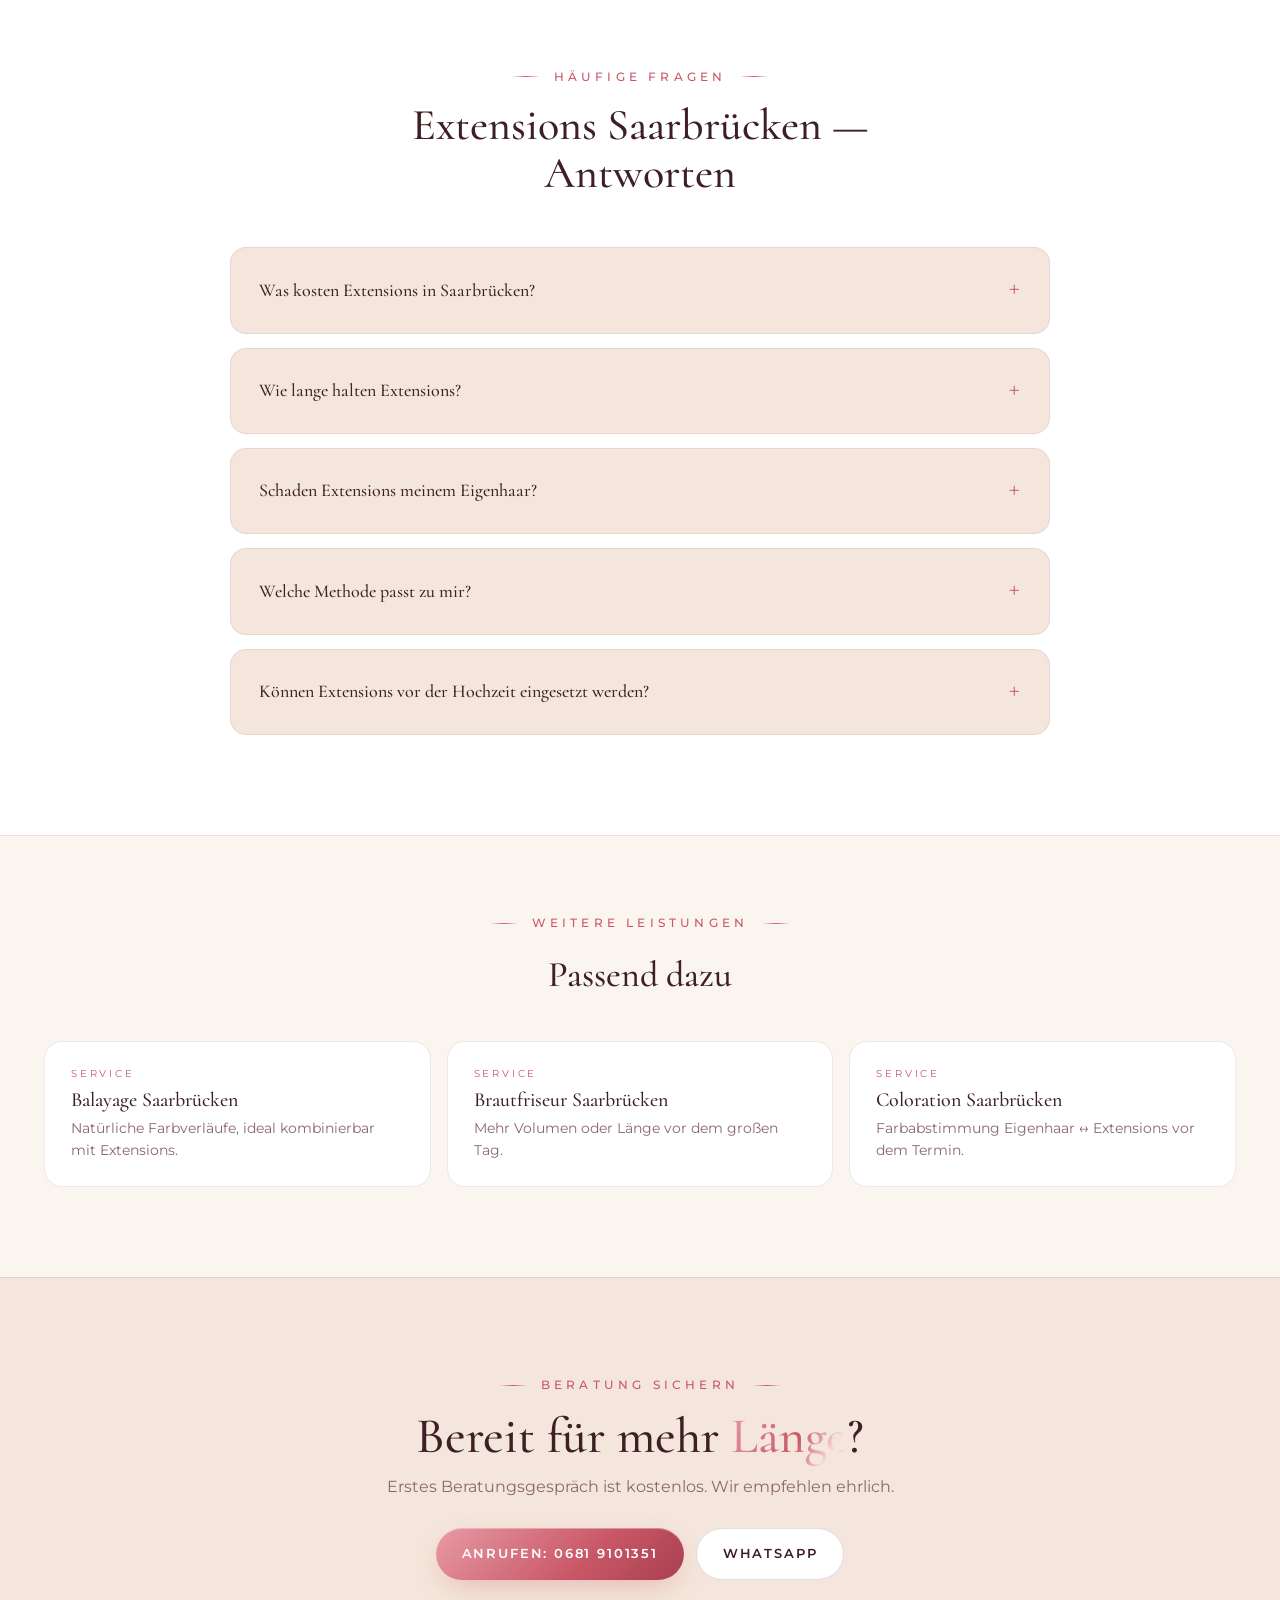
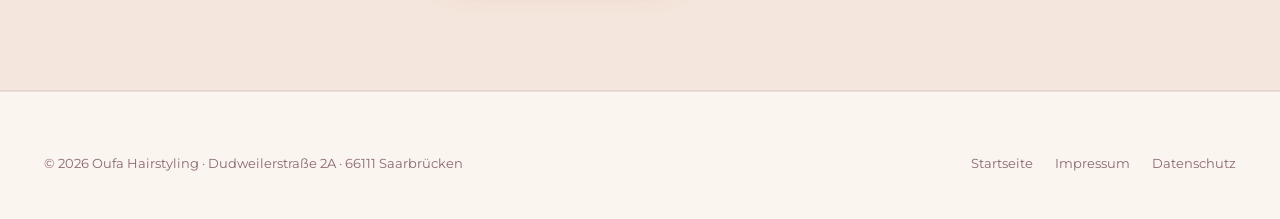
<file: services/extensions-saarbruecken.html>
<!doctype html>
<html lang="de">
<head>
<meta charset="utf-8" />
<meta name="viewport" content="width=device-width, initial-scale=1, viewport-fit=cover" />
<title>Extensions Saarbrücken ▷ Haarverlängerung Tape, Bonding &amp; Clip-In | Oufa</title>
<meta name="description" content="Extensions Saarbrücken — Haarverlängerung mit Tape-In, Bonding und Clip-In bei Oufa Hairstyling. Echthaar, individuelle Farbabstimmung. Termin: 0681 9101351." />
<meta name="keywords" content="Extensions Saarbrücken, Haarverlängerung Saarbrücken, Tape Extensions Saarbrücken, Bonding Extensions Saarbrücken, Clip-In Extensions Saarbrücken, Echthaar Extensions Saarbrücken" />
<meta name="theme-color" content="#fbf5ef" />
<meta name="robots" content="index, follow, max-image-preview:large" />
<link rel="canonical" href="https://www.oufa-hairstyling.de/services/extensions-saarbruecken.html" />
<meta property="og:title" content="Extensions Saarbrücken — Oufa Hairstyling" />
<meta property="og:description" content="Haarverlängerung mit Tape, Bonding und Clip-In. Echthaar, exakt abgestimmt." />
<meta property="og:url" content="https://www.oufa-hairstyling.de/services/extensions-saarbruecken.html" />
<meta property="og:image" content="https://i.ibb.co/YFr3K9pL/IMG-1474.jpg" />
<link rel="preconnect" href="https://fonts.googleapis.com" />
<link rel="preconnect" href="https://fonts.gstatic.com" crossorigin />
<link href="https://fonts.googleapis.com/css2?family=Cinzel:wght@400;500;600;700&family=Cormorant:wght@300;400;500;600;700&family=Montserrat:wght@300;400;500;600;700&display=swap" rel="stylesheet" />
<link rel="stylesheet" href="/seo-page.css" />
<script type="application/ld+json">
{"@context":"https://schema.org","@graph":[
  {"@type":"Service","name":"Extensions Saarbrücken","description":"Haarverlängerung mit Tape, Bonding und Clip-In bei Oufa Hairstyling.","url":"https://www.oufa-hairstyling.de/services/extensions-saarbruecken.html","serviceType":"Haarverlängerung","areaServed":{"@type":"City","name":"Saarbrücken"},"provider":{"@id":"https://www.oufa-hairstyling.de/#salon"},"offers":{"@type":"Offer","priceCurrency":"EUR","price":"250"}},
  {"@type":"BreadcrumbList","itemListElement":[{"@type":"ListItem","position":1,"name":"Startseite","item":"https://www.oufa-hairstyling.de/"},{"@type":"ListItem","position":2,"name":"Leistungen","item":"https://www.oufa-hairstyling.de/#services"},{"@type":"ListItem","position":3,"name":"Extensions Saarbrücken","item":"https://www.oufa-hairstyling.de/services/extensions-saarbruecken.html"}]},
  {"@type":"FAQPage","mainEntity":[
    {"@type":"Question","name":"Was kosten Extensions in Saarbrücken?","acceptedAnswer":{"@type":"Answer","text":"Tape-In Extensions ab 250 € (inkl. Echthaar-Strähnen für leichtes Volumen-Plus), Bonding-Extensions ab 380 € (für deutlich mehr Länge), Clip-In als Heim-Set ab 180 €. Exakter Preis nach Beratung — abhängig von Menge, Länge und Farbabstimmung."}},
    {"@type":"Question","name":"Wie lange halten Extensions?","acceptedAnswer":{"@type":"Answer","text":"Tape-In Extensions halten 6 bis 8 Wochen, dann werden sie hochgesetzt. Bonding-Extensions halten 3 bis 4 Monate. Clip-In sind temporär (zum An- und Abnehmen). Mit guter Pflege können die Strähnen 6–12 Monate wiederverwendet werden."}},
    {"@type":"Question","name":"Schaden Extensions meinem Eigenhaar?","acceptedAnswer":{"@type":"Answer","text":"Bei richtiger Anbringung und Pflege nein. Wichtig sind sanfte Reinigung, regelmäßiges Bürsten (von unten nach oben) und Hochsetzen alle 6–8 Wochen. Wir beraten Sie ausführlich zur Heimpflege."}},
    {"@type":"Question","name":"Welche Methode passt zu mir?","acceptedAnswer":{"@type":"Answer","text":"Tape-In: für leichtes bis mittleres Volumen, sanft, schnell anzubringen. Bonding: für maximale Länge und Volumen, langfristig. Clip-In: für Anlässe und temporäre Looks (Hochzeit, Foto-Shoot). Wir empfehlen je nach Eigenhaar-Struktur und Lebensstil."}}
  ]}
]}
</script>
</head>
<body>

<header class="site">
  <div class="container">
    <div class="nav">
      <a href="/" class="brand"><span class="mark"><svg viewBox="0 0 24 24" fill="none" stroke="currentColor" stroke-width="1.6"><path d="M12 2L20 12L12 22L4 12Z"/><path d="M12 6L17 12L12 18L7 12Z"/></svg></span><span class="name"><strong>OUFA</strong><span>HAIRSTYLING</span></span></a>
      <a href="/" class="back-link"><svg width="14" height="14" viewBox="0 0 24 24" fill="none" stroke="currentColor" stroke-width="2"><polyline points="15 18 9 12 15 6"/></svg>Zur Startseite</a>
    </div>
  </div>
</header>

<section class="page-hero">
  <div class="container">
    <nav class="breadcrumb"><a href="/">Startseite</a><span class="sep">/</span><a href="/#services">Leistungen</a><span class="sep">/</span><span>Extensions Saarbrücken</span></nav>
    <span class="eyebrow">Extensions · Saarbrücken</span>
    <h1><span class="gold-text">Haarverlängerung</span> die echt aussieht.</h1>
    <p class="lead">Mehr Länge, mehr Volumen — aber unsichtbar gemacht. Wir arbeiten ausschließlich mit Echthaar, exakt auf Ihre Farbe abgestimmt. Tape, Bonding oder Clip-In: jede Methode hat ihren Zweck.</p>
    <div class="cta-row">
      <a class="btn btn-gold" href="tel:+496819101351">Termin: 0681 9101351</a>
      <a class="btn btn-ghost" href="https://wa.me/491607634655" target="_blank" rel="noopener noreferrer">Per WhatsApp anfragen</a>
    </div>
  </div>
</section>

<section class="prose-section">
  <div class="container">
    <div class="prose-grid">
      <h2>Drei Methoden, drei Zwecke</h2>
      <p>
        Extensions sind keine Einheits-Lösung. Bei <a href="/">Oufa Hairstyling</a> beraten wir Sie ehrlich, welche Methode zu Ihrem Eigenhaar, Ihrem Lebensstil und Ihrem Budget passt. Manchmal ist Tape genau richtig, manchmal Clip-In für einen einzigen Anlass, manchmal Bonding für die langfristige Verwandlung.
      </p>
      <div class="feature-row">
        <div class="feature-card">
          <h3>Tape-In</h3>
          <p>Schmale Bänder, in 60–90 Min. eingearbeitet. Sanft, alltagstauglich, alle 6–8 Wochen hochsetzen.</p>
        </div>
        <div class="feature-card">
          <h3>Bonding</h3>
          <p>Einzelne Strähnen mit Keratin-Verbindung. Halten 3–4 Monate, maximales Volumen und Länge.</p>
        </div>
        <div class="feature-card">
          <h3>Clip-In</h3>
          <p>Temporär an- und abnehmbar. Perfekt für Hochzeiten, Foto-Shoots, Galas — ohne Verpflichtung.</p>
        </div>
      </div>

      <h2>Echthaar &amp; Farbabstimmung</h2>
      <p>
        Wir arbeiten ausschließlich mit hochwertigem Echthaar — kein Kunsthaar. Das hat einen einfachen Grund: Echthaar lässt sich föhnen, locken, glätten und färben wie Ihr Eigenhaar. Es bewegt sich natürlich, fühlt sich anders an und altert mit Würde statt zu verfilzen.
      </p>
      <p>
        Die Farbabstimmung ist der entscheidende Schritt. Wir mischen, tönen und gleichen die Strähnen an, bis sie nicht von Ihrem Naturhaar zu unterscheiden sind. Wenn Sie eine Balayage tragen, integrieren wir helle Akzente. Wenn Sie eine Coloration haben, passen wir die Strähnen exakt der gefärbten Tonalität an.
      </p>
      <ul>
        <li>Tape-In Extensions — ab 250 € (Echthaar, leichtes Volumen-Plus)</li>
        <li>Bonding-Extensions — ab 380 € (mehr Länge &amp; Volumen)</li>
        <li>Clip-In Set für Zuhause — ab 180 €</li>
        <li>Hochsetzen Tape — ab 90 €</li>
        <li>Inklusive Beratung, Farbabstimmung und Pflege-Set für Zuhause</li>
      </ul>
    </div>
  </div>
</section>

<section class="faq-section">
  <div class="container">
    <div class="section-head">
      <span class="eyebrow">Häufige Fragen</span>
      <h2>Extensions Saarbrücken — Antworten</h2>
    </div>
    <div class="faq-list">
      <details class="faq-item"><summary>Was kosten Extensions in Saarbrücken?</summary><p>Tape-In ab 250 €, Bonding ab 380 €, Clip-In ab 180 €. Exakter Preis nach Beratung — abhängig von Menge, Länge und Farbabstimmung.</p></details>
      <details class="faq-item"><summary>Wie lange halten Extensions?</summary><p>Tape: 6–8 Wochen bis Hochsetzen. Bonding: 3–4 Monate. Clip-In: temporär. Die Strähnen selbst halten 6–12 Monate.</p></details>
      <details class="faq-item"><summary>Schaden Extensions meinem Eigenhaar?</summary><p>Bei richtiger Anbringung und Pflege nein. Wir beraten zur Heimpflege.</p></details>
      <details class="faq-item"><summary>Welche Methode passt zu mir?</summary><p>Tape für sanftes Plus. Bonding für maximale Länge. Clip-In für Anlässe. Wir empfehlen je nach Eigenhaar und Lebensstil.</p></details>
      <details class="faq-item"><summary>Können Extensions vor der Hochzeit eingesetzt werden?</summary><p>Sehr beliebt. Wir empfehlen Tape-In oder Clip-In, eingebaut ca. 1 Woche vor der Hochzeit, damit sich alles natürlich anfühlt.</p></details>
    </div>
  </div>
</section>

<section class="related-section">
  <div class="container">
    <div class="section-head"><span class="eyebrow">Weitere Leistungen</span><h2>Passend dazu</h2></div>
    <div class="related-grid">
      <a class="related-card" href="/services/balayage-saarbruecken.html"><div class="label">Service</div><h3>Balayage Saarbrücken</h3><p>Natürliche Farbverläufe, ideal kombinierbar mit Extensions.</p></a>
      <a class="related-card" href="/services/brautfriseur-saarbruecken.html"><div class="label">Service</div><h3>Brautfriseur Saarbrücken</h3><p>Mehr Volumen oder Länge vor dem großen Tag.</p></a>
      <a class="related-card" href="/services/coloration-saarbruecken.html"><div class="label">Service</div><h3>Coloration Saarbrücken</h3><p>Farbabstimmung Eigenhaar ↔ Extensions vor dem Termin.</p></a>
    </div>
  </div>
</section>

<section class="final-cta">
  <div class="container">
    <span class="eyebrow">Beratung sichern</span>
    <h2>Bereit für mehr <span class="gold-text">Länge</span>?</h2>
    <p>Erstes Beratungsgespräch ist kostenlos. Wir empfehlen ehrlich.</p>
    <div class="cta-row">
      <a class="btn btn-gold" href="tel:+496819101351">Anrufen: 0681 9101351</a>
      <a class="btn btn-ghost" href="https://wa.me/491607634655" target="_blank" rel="noopener noreferrer">WhatsApp</a>
    </div>
  </div>
</section>

<footer>
  <div class="container">
    <div class="foot">
      <p>© <span id="year"></span> Oufa Hairstyling · Dudweilerstraße 2A · 66111 Saarbrücken</p>
      <div class="legal-links"><a href="/">Startseite</a><a href="/impressum.html">Impressum</a><a href="/datenschutz.html">Datenschutz</a></div>
    </div>
  </div>
</footer>

<script>document.getElementById('year').textContent = new Date().getFullYear();</script>
<script src="/cookie.js" defer></script>
</body>
</html>
</file>
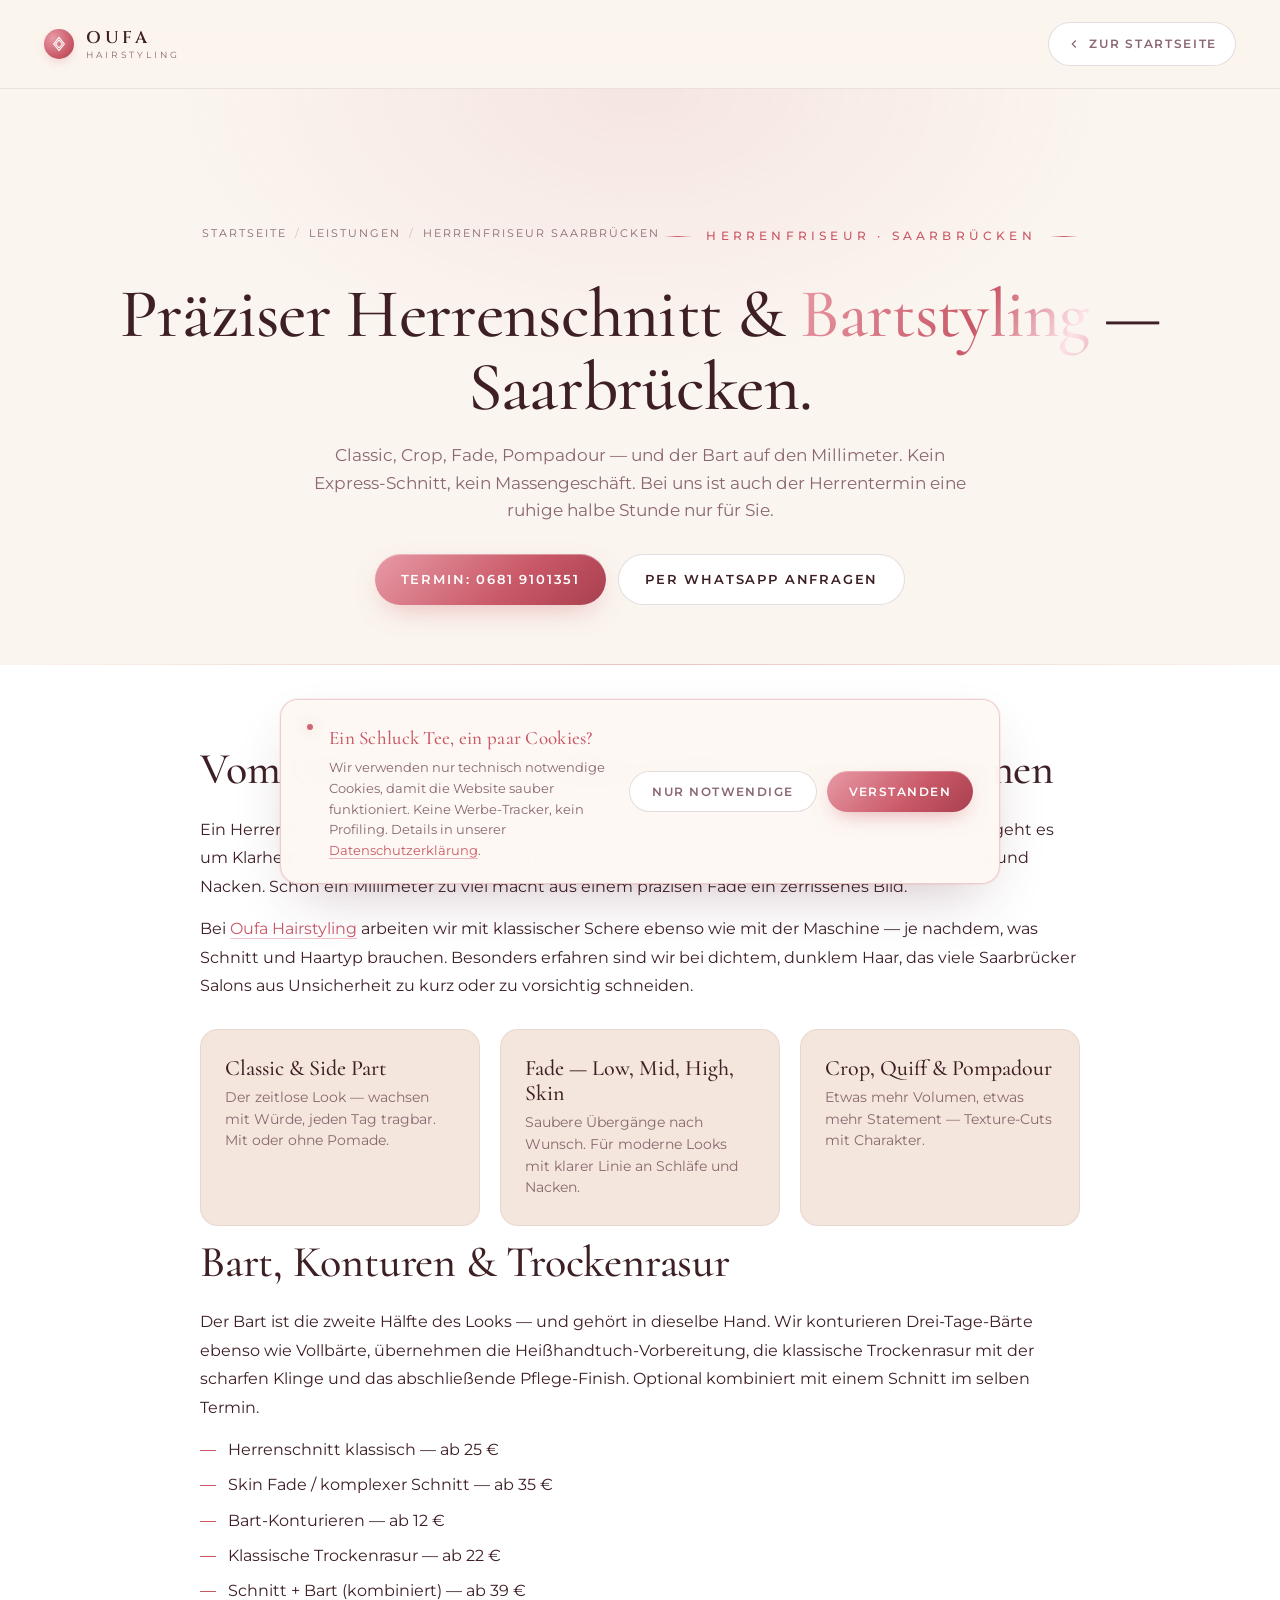
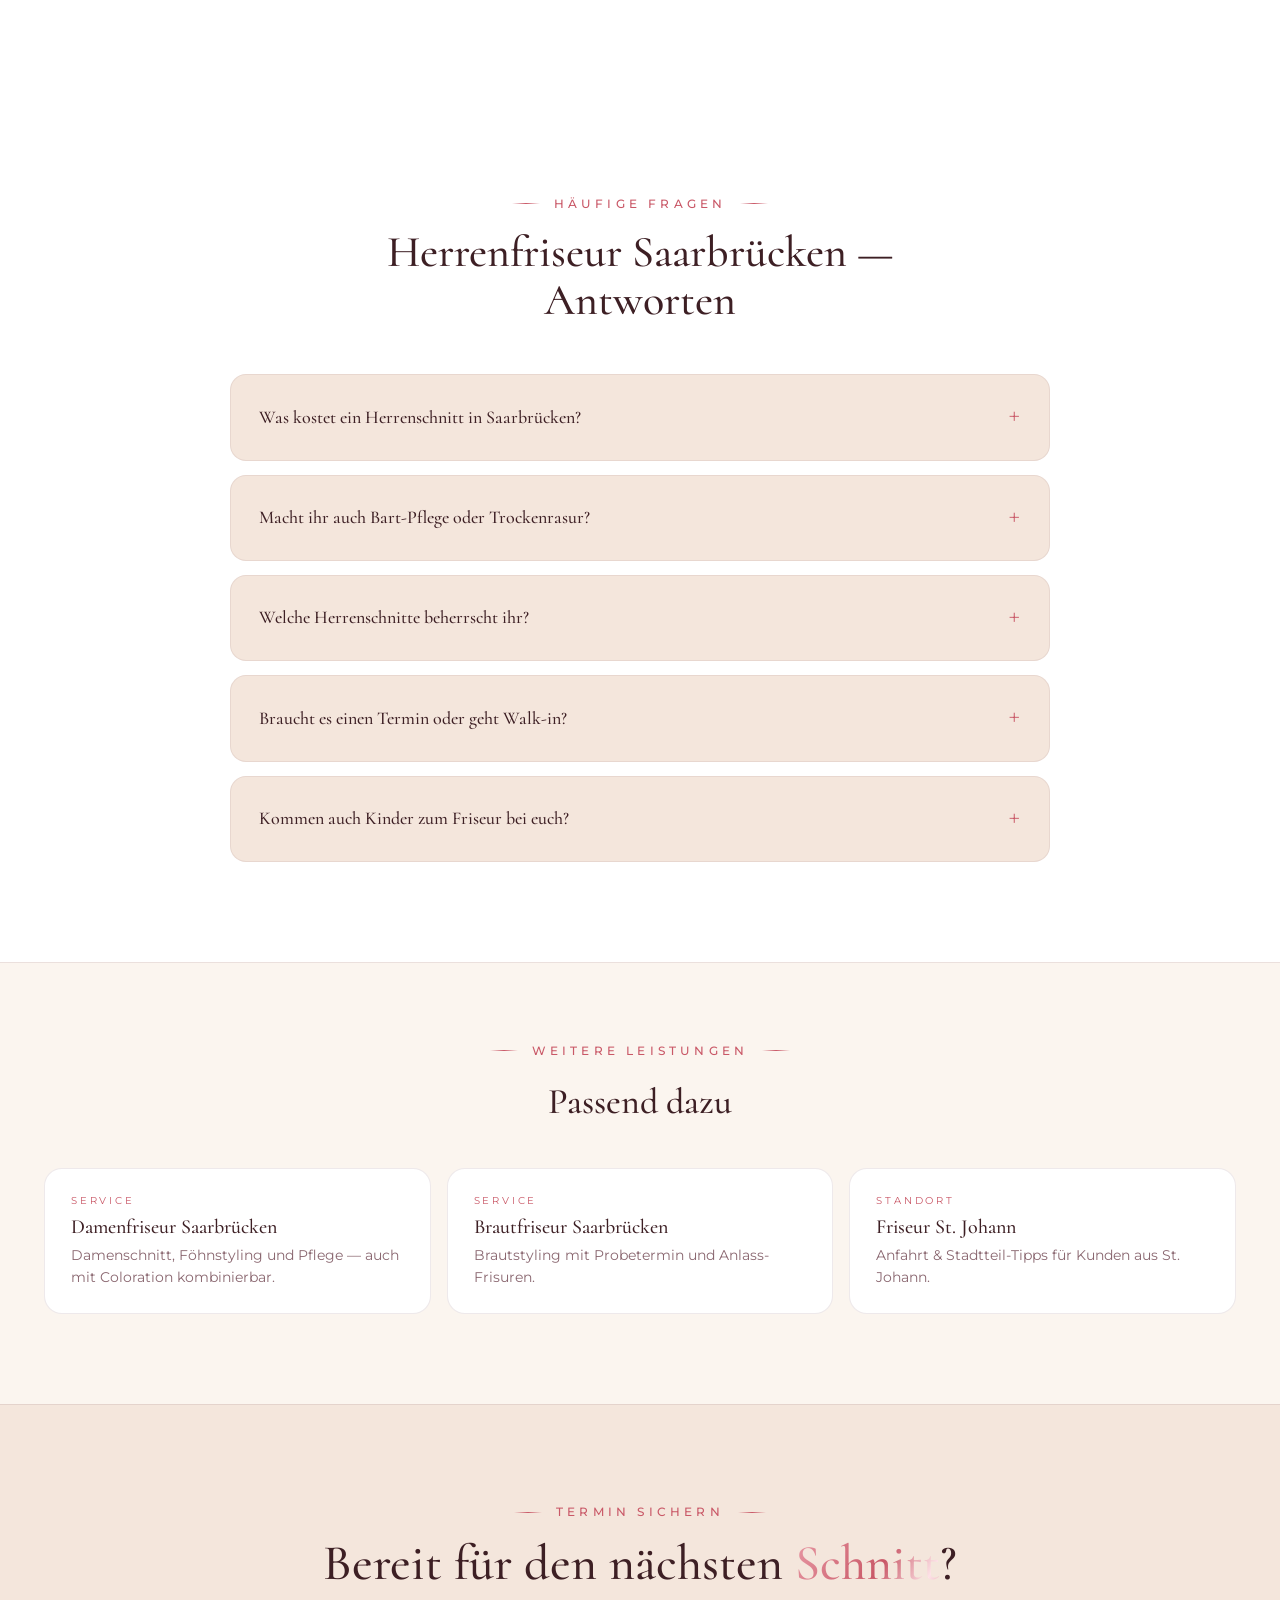
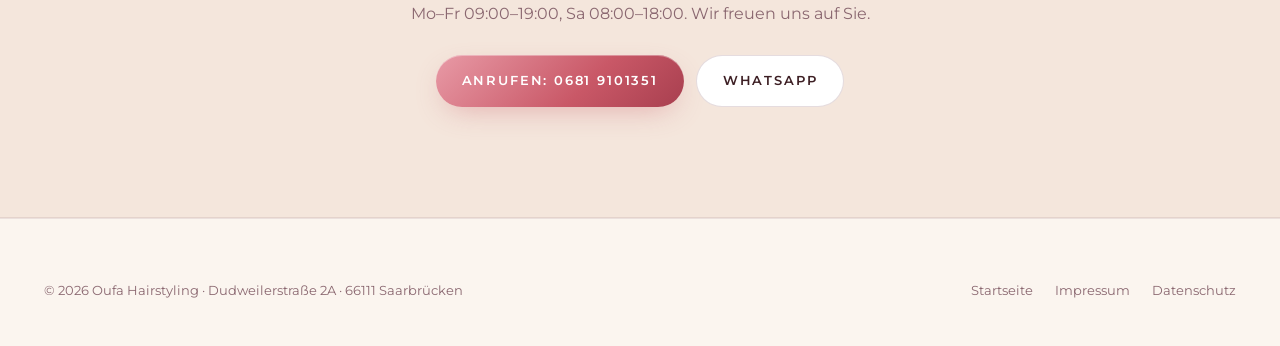
<file: services/herrenfriseur-saarbruecken.html>
<!doctype html>
<html lang="de">
<head>
<meta charset="utf-8" />
<meta name="viewport" content="width=device-width, initial-scale=1, viewport-fit=cover" />
<title>Herrenfriseur Saarbrücken ▷ Oufa Hairstyling · Schnitt, Bart, Fade</title>
<meta name="description" content="Herrenfriseur Saarbrücken — Classic, Fade, Crop und Bartstyling bei Oufa Hairstyling. Präzision, Ruhe, faire Preise. Termin: 0681 9101351. Dudweilerstraße 2A." />
<meta name="keywords" content="Herrenfriseur Saarbrücken, Friseur Männer Saarbrücken, Männerfriseur Saarbrücken, Barbier Saarbrücken, Herrenschnitt Saarbrücken, Fade Saarbrücken, Skin Fade Saarbrücken, Bartrasur Saarbrücken, Trockenrasur Saarbrücken" />
<meta name="theme-color" content="#fbf5ef" />
<meta name="robots" content="index, follow, max-image-preview:large" />
<link rel="canonical" href="https://www.oufa-hairstyling.de/services/herrenfriseur-saarbruecken.html" />
<meta property="og:type" content="website" />
<meta property="og:title" content="Herrenfriseur Saarbrücken — Oufa Hairstyling" />
<meta property="og:description" content="Classic, Fade, Crop und Bartstyling. Präzision, Ruhe, faire Preise — Dudweilerstraße 2A." />
<meta property="og:url" content="https://www.oufa-hairstyling.de/services/herrenfriseur-saarbruecken.html" />
<meta property="og:image" content="https://i.ibb.co/21B97m09/IMG-7488.png" />
<link rel="preconnect" href="https://fonts.googleapis.com" />
<link rel="preconnect" href="https://fonts.gstatic.com" crossorigin />
<link href="https://fonts.googleapis.com/css2?family=Cinzel:wght@400;500;600;700&family=Cormorant:wght@300;400;500;600;700&family=Montserrat:wght@300;400;500;600;700&display=swap" rel="stylesheet" />
<link rel="stylesheet" href="/seo-page.css" />
<script type="application/ld+json">
{"@context":"https://schema.org","@graph":[
  {"@type":"Service","name":"Herrenfriseur Saarbrücken","description":"Herrenschnitt, Fade, Bartstyling und Trockenrasur bei Oufa Hairstyling.","url":"https://www.oufa-hairstyling.de/services/herrenfriseur-saarbruecken.html","serviceType":"Herrenfriseur","areaServed":{"@type":"City","name":"Saarbrücken"},"provider":{"@id":"https://www.oufa-hairstyling.de/#salon"},"offers":{"@type":"Offer","priceCurrency":"EUR","price":"25"}},
  {"@type":"BreadcrumbList","itemListElement":[{"@type":"ListItem","position":1,"name":"Startseite","item":"https://www.oufa-hairstyling.de/"},{"@type":"ListItem","position":2,"name":"Leistungen","item":"https://www.oufa-hairstyling.de/#services"},{"@type":"ListItem","position":3,"name":"Herrenfriseur Saarbrücken","item":"https://www.oufa-hairstyling.de/services/herrenfriseur-saarbruecken.html"}]},
  {"@type":"FAQPage","mainEntity":[
    {"@type":"Question","name":"Was kostet ein Herrenschnitt in Saarbrücken?","acceptedAnswer":{"@type":"Answer","text":"Ein klassischer Herrenschnitt beginnt bei Oufa Hairstyling ab 25 €. Inklusive Beratung, Waschen, Schnitt und kurzem Styling. Ein Skin-Fade oder eine Kombi mit Bartpflege wird entsprechend länger und kostet ab 35 €."}},
    {"@type":"Question","name":"Macht ihr auch Bart-Pflege oder Trockenrasur?","acceptedAnswer":{"@type":"Answer","text":"Ja, beides. Bart-Konturieren ab 12 €, klassische Trockenrasur mit Heißkompresse ab 22 €. Beides ist auch ohne Haarschnitt buchbar."}},
    {"@type":"Question","name":"Welche Herrenschnitte beherrscht ihr?","acceptedAnswer":{"@type":"Answer","text":"Classic Side Part, Crew Cut, Pompadour, Quiff, alle Fade-Variationen (Low, Mid, High, Skin), Crop mit Texture, Buzz Cut und French Crop. Wir beraten zu Gesichtsform und Alltag."}},
    {"@type":"Question","name":"Braucht es einen Termin oder geht Walk-in?","acceptedAnswer":{"@type":"Answer","text":"Wir empfehlen klar eine Terminvereinbarung — telefonisch unter 0681 9101351 oder per WhatsApp unter 0160 76 34 655. Damit Sie nicht warten und wir uns die Zeit für Sie nehmen können."}}
  ]}
]}
</script>
</head>
<body>

<header class="site">
  <div class="container">
    <div class="nav">
      <a href="/" class="brand"><span class="mark"><svg viewBox="0 0 24 24" fill="none" stroke="currentColor" stroke-width="1.6"><path d="M12 2L20 12L12 22L4 12Z"/><path d="M12 6L17 12L12 18L7 12Z"/></svg></span><span class="name"><strong>OUFA</strong><span>HAIRSTYLING</span></span></a>
      <a href="/" class="back-link"><svg width="14" height="14" viewBox="0 0 24 24" fill="none" stroke="currentColor" stroke-width="2"><polyline points="15 18 9 12 15 6"/></svg>Zur Startseite</a>
    </div>
  </div>
</header>

<section class="page-hero">
  <div class="container">
    <nav class="breadcrumb"><a href="/">Startseite</a><span class="sep">/</span><a href="/#services">Leistungen</a><span class="sep">/</span><span>Herrenfriseur Saarbrücken</span></nav>
    <span class="eyebrow">Herrenfriseur · Saarbrücken</span>
    <h1>Präziser Herrenschnitt &amp; <span class="gold-text">Bartstyling</span> — Saarbrücken.</h1>
    <p class="lead">Classic, Crop, Fade, Pompadour — und der Bart auf den Millimeter. Kein Express-Schnitt, kein Massengeschäft. Bei uns ist auch der Herrentermin eine ruhige halbe Stunde nur für Sie.</p>
    <div class="cta-row">
      <a class="btn btn-gold" href="tel:+496819101351">Termin: 0681 9101351</a>
      <a class="btn btn-ghost" href="https://wa.me/491607634655" target="_blank" rel="noopener noreferrer">Per WhatsApp anfragen</a>
    </div>
  </div>
</section>

<section class="prose-section">
  <div class="container">
    <div class="prose-grid">
      <h2>Vom Classic bis zum Skin-Fade — was wir können</h2>
      <p>
        Ein Herrenschnitt ist meistens kürzer als ein Damenschnitt — aber er ist eine andere Disziplin. Hier geht es um Klarheit der Linie, um die richtige Stärke der Übergänge, um die saubere Konturlinie an Schläfe und Nacken. Schon ein Millimeter zu viel macht aus einem präzisen Fade ein zerrissenes Bild.
      </p>
      <p>
        Bei <a href="/">Oufa Hairstyling</a> arbeiten wir mit klassischer Schere ebenso wie mit der Maschine — je nachdem, was Schnitt und Haartyp brauchen. Besonders erfahren sind wir bei dichtem, dunklem Haar, das viele Saarbrücker Salons aus Unsicherheit zu kurz oder zu vorsichtig schneiden.
      </p>
      <div class="feature-row">
        <div class="feature-card">
          <h3>Classic &amp; Side Part</h3>
          <p>Der zeitlose Look — wachsen mit Würde, jeden Tag tragbar. Mit oder ohne Pomade.</p>
        </div>
        <div class="feature-card">
          <h3>Fade — Low, Mid, High, Skin</h3>
          <p>Saubere Übergänge nach Wunsch. Für moderne Looks mit klarer Linie an Schläfe und Nacken.</p>
        </div>
        <div class="feature-card">
          <h3>Crop, Quiff &amp; Pompadour</h3>
          <p>Etwas mehr Volumen, etwas mehr Statement — Texture-Cuts mit Charakter.</p>
        </div>
      </div>

      <h2>Bart, Konturen &amp; Trockenrasur</h2>
      <p>
        Der Bart ist die zweite Hälfte des Looks — und gehört in dieselbe Hand. Wir konturieren Drei-Tage-Bärte ebenso wie Vollbärte, übernehmen die Heißhandtuch-Vorbereitung, die klassische Trockenrasur mit der scharfen Klinge und das abschließende Pflege-Finish. Optional kombiniert mit einem Schnitt im selben Termin.
      </p>
      <ul>
        <li>Herrenschnitt klassisch — ab 25 €</li>
        <li>Skin Fade / komplexer Schnitt — ab 35 €</li>
        <li>Bart-Konturieren — ab 12 €</li>
        <li>Klassische Trockenrasur — ab 22 €</li>
        <li>Schnitt + Bart (kombiniert) — ab 39 €</li>
      </ul>
    </div>
  </div>
</section>

<section class="faq-section">
  <div class="container">
    <div class="section-head">
      <span class="eyebrow">Häufige Fragen</span>
      <h2>Herrenfriseur Saarbrücken — Antworten</h2>
    </div>
    <div class="faq-list">
      <details class="faq-item"><summary>Was kostet ein Herrenschnitt in Saarbrücken?</summary><p>Ein klassischer Herrenschnitt beginnt bei Oufa Hairstyling ab 25 €. Inklusive Beratung, Waschen, Schnitt und kurzem Styling. Ein Skin-Fade oder eine Kombi mit Bartpflege wird entsprechend länger und kostet ab 35 €.</p></details>
      <details class="faq-item"><summary>Macht ihr auch Bart-Pflege oder Trockenrasur?</summary><p>Ja, beides. Bart-Konturieren ab 12 €, klassische Trockenrasur mit Heißkompresse ab 22 €. Beides ist auch ohne Haarschnitt buchbar.</p></details>
      <details class="faq-item"><summary>Welche Herrenschnitte beherrscht ihr?</summary><p>Classic Side Part, Crew Cut, Pompadour, Quiff, alle Fade-Variationen (Low, Mid, High, Skin), Crop mit Texture, Buzz Cut und French Crop. Wir beraten zu Gesichtsform und Alltag.</p></details>
      <details class="faq-item"><summary>Braucht es einen Termin oder geht Walk-in?</summary><p>Wir empfehlen klar eine Terminvereinbarung — telefonisch unter 0681 9101351 oder per WhatsApp unter 0160 76 34 655. Damit Sie nicht warten und wir uns die Zeit für Sie nehmen können.</p></details>
      <details class="faq-item"><summary>Kommen auch Kinder zum Friseur bei euch?</summary><p>Ja, Kinder-Haarschnitte (bis 12 Jahre) sind möglich. Wir nehmen uns extra Zeit, damit auch zappelige Kunden entspannt aus dem Salon kommen.</p></details>
    </div>
  </div>
</section>

<section class="related-section">
  <div class="container">
    <div class="section-head"><span class="eyebrow">Weitere Leistungen</span><h2>Passend dazu</h2></div>
    <div class="related-grid">
      <a class="related-card" href="/services/damenfriseur-saarbruecken.html"><div class="label">Service</div><h3>Damenfriseur Saarbrücken</h3><p>Damenschnitt, Föhnstyling und Pflege — auch mit Coloration kombinierbar.</p></a>
      <a class="related-card" href="/services/brautfriseur-saarbruecken.html"><div class="label">Service</div><h3>Brautfriseur Saarbrücken</h3><p>Brautstyling mit Probetermin und Anlass-Frisuren.</p></a>
      <a class="related-card" href="/standorte/friseur-st-johann.html"><div class="label">Standort</div><h3>Friseur St. Johann</h3><p>Anfahrt &amp; Stadtteil-Tipps für Kunden aus St. Johann.</p></a>
    </div>
  </div>
</section>

<section class="final-cta">
  <div class="container">
    <span class="eyebrow">Termin sichern</span>
    <h2>Bereit für den nächsten <span class="gold-text">Schnitt</span>?</h2>
    <p>Mo–Fr 09:00–19:00, Sa 08:00–18:00. Wir freuen uns auf Sie.</p>
    <div class="cta-row">
      <a class="btn btn-gold" href="tel:+496819101351">Anrufen: 0681 9101351</a>
      <a class="btn btn-ghost" href="https://wa.me/491607634655" target="_blank" rel="noopener noreferrer">WhatsApp</a>
    </div>
  </div>
</section>

<footer>
  <div class="container">
    <div class="foot">
      <p>© <span id="year"></span> Oufa Hairstyling · Dudweilerstraße 2A · 66111 Saarbrücken</p>
      <div class="legal-links"><a href="/">Startseite</a><a href="/impressum.html">Impressum</a><a href="/datenschutz.html">Datenschutz</a></div>
    </div>
  </div>
</footer>

<script>document.getElementById('year').textContent = new Date().getFullYear();</script>
<script src="/cookie.js" defer></script>
</body>
</html>
</file>
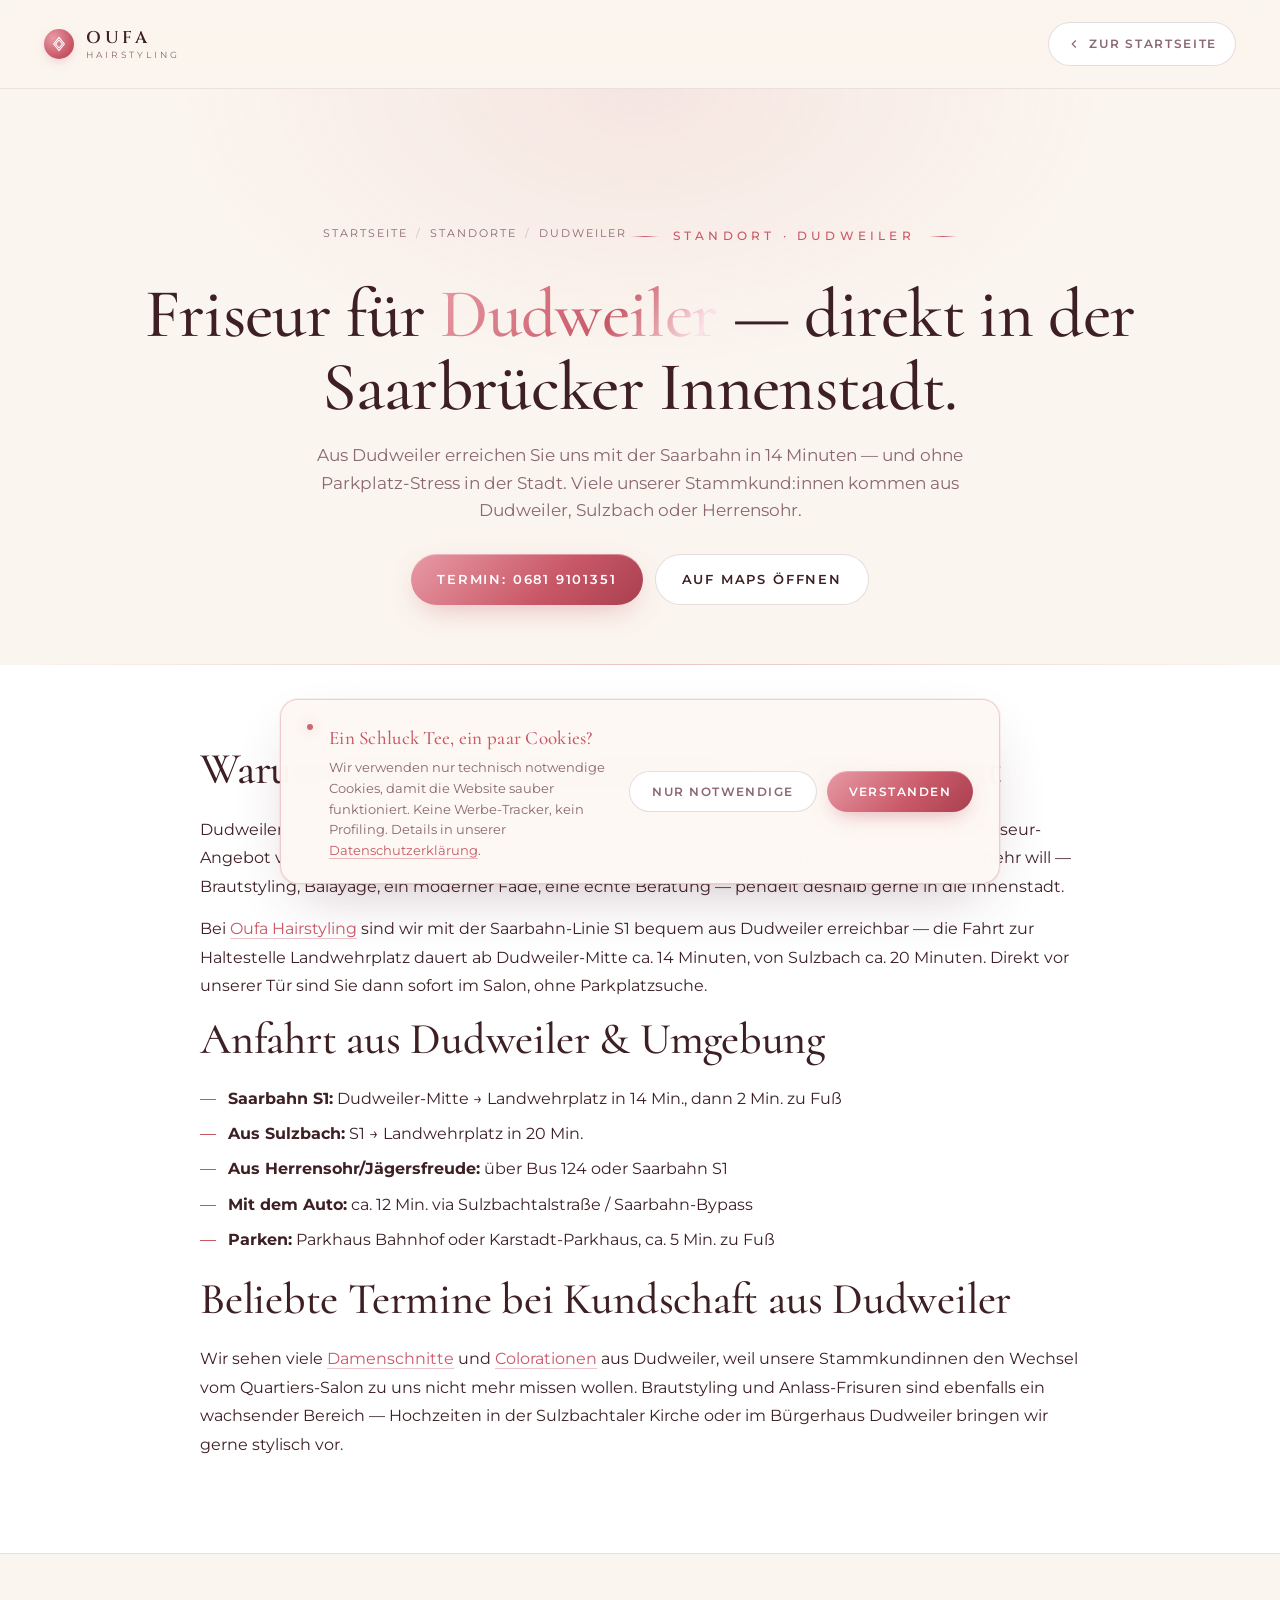
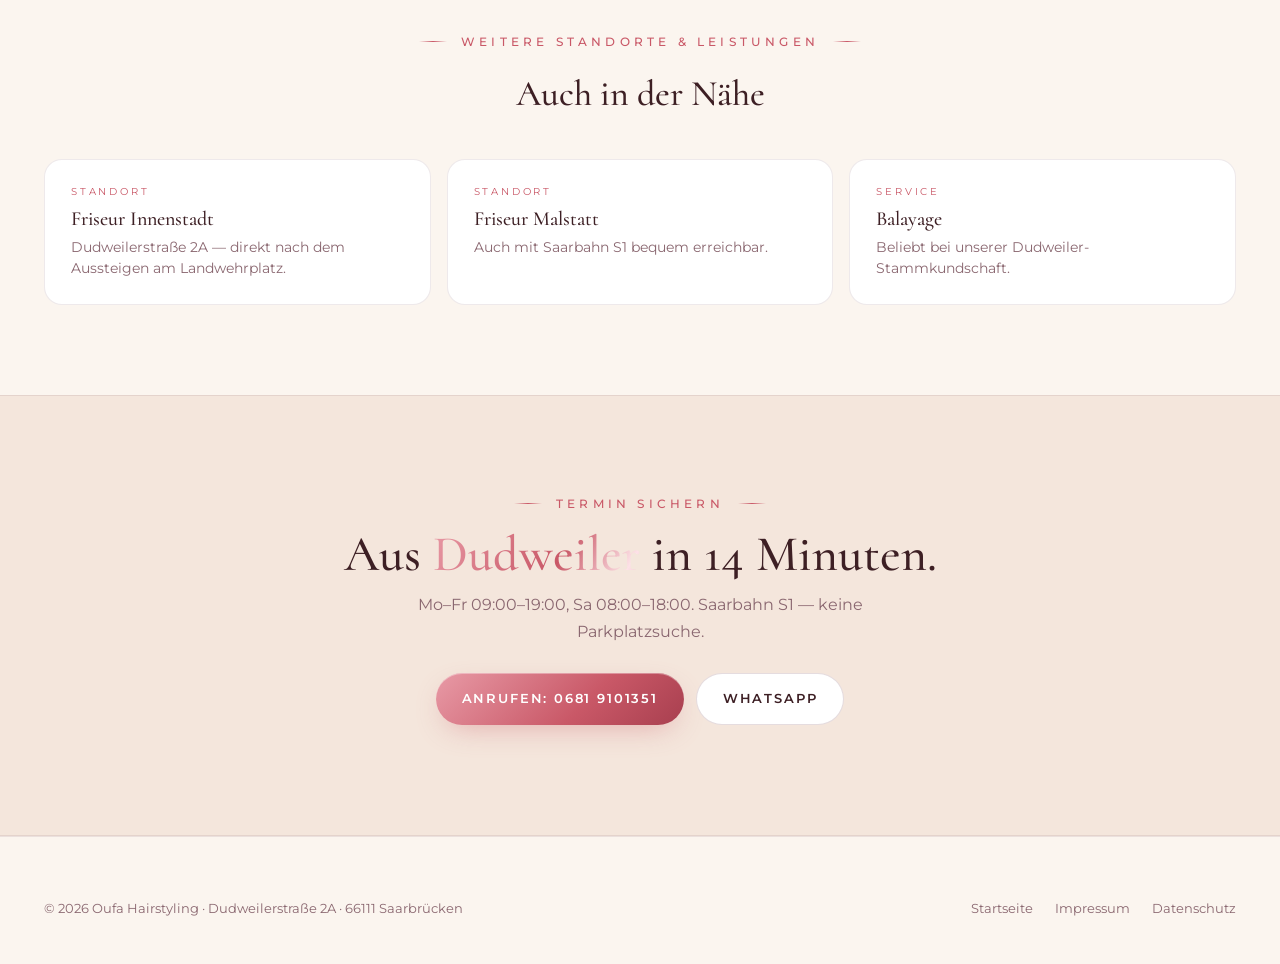
<file: standorte/friseur-dudweiler.html>
<!doctype html>
<html lang="de">
<head>
<meta charset="utf-8" />
<meta name="viewport" content="width=device-width, initial-scale=1, viewport-fit=cover" />
<title>Friseur Dudweiler ▷ Oufa Hairstyling · Friseur Saarbrücken Dudweiler</title>
<meta name="description" content="Friseur Dudweiler — Oufa Hairstyling für Kundschaft aus Dudweiler, Saarbrücken. Mit der Saarbahn in 14 Min. 4,9★. Termin: 0681 9101351." />
<meta name="keywords" content="Friseur Dudweiler, Friseur Saarbrücken Dudweiler, Friseur Sulzbach, Friseur Herrensohr, Friseur Jägersfreude, Friseur Dudweiler Mitte" />
<meta name="theme-color" content="#fbf5ef" />
<meta name="robots" content="index, follow, max-image-preview:large" />
<link rel="canonical" href="https://www.oufa-hairstyling.de/standorte/friseur-dudweiler.html" />
<meta property="og:title" content="Friseur Dudweiler — Oufa Hairstyling Saarbrücken" />
<meta property="og:description" content="Mit der Saarbahn in 14 Minuten — Friseur-Atelier aus der Innenstadt." />
<meta property="og:url" content="https://www.oufa-hairstyling.de/standorte/friseur-dudweiler.html" />
<link rel="preconnect" href="https://fonts.googleapis.com" />
<link rel="preconnect" href="https://fonts.gstatic.com" crossorigin />
<link href="https://fonts.googleapis.com/css2?family=Cinzel:wght@400;500;600;700&family=Cormorant:wght@300;400;500;600;700&family=Montserrat:wght@300;400;500;600;700&display=swap" rel="stylesheet" />
<link rel="stylesheet" href="/seo-page.css" />
<script type="application/ld+json">
{"@context":"https://schema.org","@graph":[
  {"@type":["HairSalon","LocalBusiness"],"name":"Oufa Hairstyling — für Dudweiler","address":{"@type":"PostalAddress","streetAddress":"Dudweilerstraße 2A","addressLocality":"Saarbrücken","postalCode":"66111","addressCountry":"DE"},"telephone":"+49 160 76 34 655","areaServed":[{"@type":"Place","name":"Dudweiler"},{"@type":"Place","name":"Sulzbach"},{"@type":"Place","name":"Herrensohr"}],"aggregateRating":{"@type":"AggregateRating","ratingValue":"4.9","reviewCount":"56"}},
  {"@type":"BreadcrumbList","itemListElement":[{"@type":"ListItem","position":1,"name":"Startseite","item":"https://www.oufa-hairstyling.de/"},{"@type":"ListItem","position":2,"name":"Standorte","item":"https://www.oufa-hairstyling.de/#contact"},{"@type":"ListItem","position":3,"name":"Dudweiler","item":"https://www.oufa-hairstyling.de/standorte/friseur-dudweiler.html"}]}
]}
</script>
</head>
<body>

<header class="site">
  <div class="container">
    <div class="nav">
      <a href="/" class="brand"><span class="mark"><svg viewBox="0 0 24 24" fill="none" stroke="currentColor" stroke-width="1.6"><path d="M12 2L20 12L12 22L4 12Z"/><path d="M12 6L17 12L12 18L7 12Z"/></svg></span><span class="name"><strong>OUFA</strong><span>HAIRSTYLING</span></span></a>
      <a href="/" class="back-link"><svg width="14" height="14" viewBox="0 0 24 24" fill="none" stroke="currentColor" stroke-width="2"><polyline points="15 18 9 12 15 6"/></svg>Zur Startseite</a>
    </div>
  </div>
</header>

<section class="page-hero">
  <div class="container">
    <nav class="breadcrumb"><a href="/">Startseite</a><span class="sep">/</span><a href="/#contact">Standorte</a><span class="sep">/</span><span>Dudweiler</span></nav>
    <span class="eyebrow">Standort · Dudweiler</span>
    <h1>Friseur für <span class="gold-text">Dudweiler</span> — direkt in der Saarbrücker Innenstadt.</h1>
    <p class="lead">Aus Dudweiler erreichen Sie uns mit der Saarbahn in 14 Minuten — und ohne Parkplatz-Stress in der Stadt. Viele unserer Stammkund:innen kommen aus Dudweiler, Sulzbach oder Herrensohr.</p>
    <div class="cta-row">
      <a class="btn btn-gold" href="tel:+496819101351">Termin: 0681 9101351</a>
      <a class="btn btn-ghost" href="https://www.google.com/maps?q=Dudweilerstra%C3%9Fe+2A,+66111+Saarbr%C3%BCcken" target="_blank" rel="noopener noreferrer">Auf Maps öffnen</a>
    </div>
  </div>
</section>

<section class="prose-section">
  <div class="container">
    <div class="prose-grid">
      <h2>Warum Dudweiler-Kundschaft zu Oufa kommt</h2>
      <p>
        Dudweiler ist mit über 22.000 Einwohnern einer der größten Stadtteile Saarbrückens — aber das Friseur-Angebot vor Ort beschränkt sich oft auf klassische Quartiers-Salons mit Standard-Schnitten. Wer mehr will — Brautstyling, Balayage, ein moderner Fade, eine echte Beratung — pendelt deshalb gerne in die Innenstadt.
      </p>
      <p>
        Bei <a href="/">Oufa Hairstyling</a> sind wir mit der Saarbahn-Linie S1 bequem aus Dudweiler erreichbar — die Fahrt zur Haltestelle Landwehrplatz dauert ab Dudweiler-Mitte ca. 14 Minuten, von Sulzbach ca. 20 Minuten. Direkt vor unserer Tür sind Sie dann sofort im Salon, ohne Parkplatzsuche.
      </p>

      <h2>Anfahrt aus Dudweiler &amp; Umgebung</h2>
      <ul>
        <li><strong>Saarbahn S1:</strong> Dudweiler-Mitte → Landwehrplatz in 14 Min., dann 2 Min. zu Fuß</li>
        <li><strong>Aus Sulzbach:</strong> S1 → Landwehrplatz in 20 Min.</li>
        <li><strong>Aus Herrensohr/Jägersfreude:</strong> über Bus 124 oder Saarbahn S1</li>
        <li><strong>Mit dem Auto:</strong> ca. 12 Min. via Sulzbachtalstraße / Saarbahn-Bypass</li>
        <li><strong>Parken:</strong> Parkhaus Bahnhof oder Karstadt-Parkhaus, ca. 5 Min. zu Fuß</li>
      </ul>

      <h2>Beliebte Termine bei Kundschaft aus Dudweiler</h2>
      <p>
        Wir sehen viele <a href="/services/damenfriseur-saarbruecken.html">Damenschnitte</a> und <a href="/services/coloration-saarbruecken.html">Colorationen</a> aus Dudweiler, weil unsere Stammkundinnen den Wechsel vom Quartiers-Salon zu uns nicht mehr missen wollen. Brautstyling und Anlass-Frisuren sind ebenfalls ein wachsender Bereich — Hochzeiten in der Sulzbachtaler Kirche oder im Bürgerhaus Dudweiler bringen wir gerne stylisch vor.
      </p>
    </div>
  </div>
</section>

<section class="related-section">
  <div class="container">
    <div class="section-head"><span class="eyebrow">Weitere Standorte &amp; Leistungen</span><h2>Auch in der Nähe</h2></div>
    <div class="related-grid">
      <a class="related-card" href="/standorte/friseur-saarbruecken-innenstadt.html"><div class="label">Standort</div><h3>Friseur Innenstadt</h3><p>Dudweilerstraße 2A — direkt nach dem Aussteigen am Landwehrplatz.</p></a>
      <a class="related-card" href="/standorte/friseur-malstatt.html"><div class="label">Standort</div><h3>Friseur Malstatt</h3><p>Auch mit Saarbahn S1 bequem erreichbar.</p></a>
      <a class="related-card" href="/services/balayage-saarbruecken.html"><div class="label">Service</div><h3>Balayage</h3><p>Beliebt bei unserer Dudweiler-Stammkundschaft.</p></a>
    </div>
  </div>
</section>

<section class="final-cta">
  <div class="container">
    <span class="eyebrow">Termin sichern</span>
    <h2>Aus <span class="gold-text">Dudweiler</span> in 14 Minuten.</h2>
    <p>Mo–Fr 09:00–19:00, Sa 08:00–18:00. Saarbahn S1 — keine Parkplatzsuche.</p>
    <div class="cta-row">
      <a class="btn btn-gold" href="tel:+496819101351">Anrufen: 0681 9101351</a>
      <a class="btn btn-ghost" href="https://wa.me/491607634655" target="_blank" rel="noopener noreferrer">WhatsApp</a>
    </div>
  </div>
</section>

<footer>
  <div class="container">
    <div class="foot">
      <p>© <span id="year"></span> Oufa Hairstyling · Dudweilerstraße 2A · 66111 Saarbrücken</p>
      <div class="legal-links"><a href="/">Startseite</a><a href="/impressum.html">Impressum</a><a href="/datenschutz.html">Datenschutz</a></div>
    </div>
  </div>
</footer>

<script>document.getElementById('year').textContent = new Date().getFullYear();</script>
<script src="/cookie.js" defer></script>
</body>
</html>
</file>
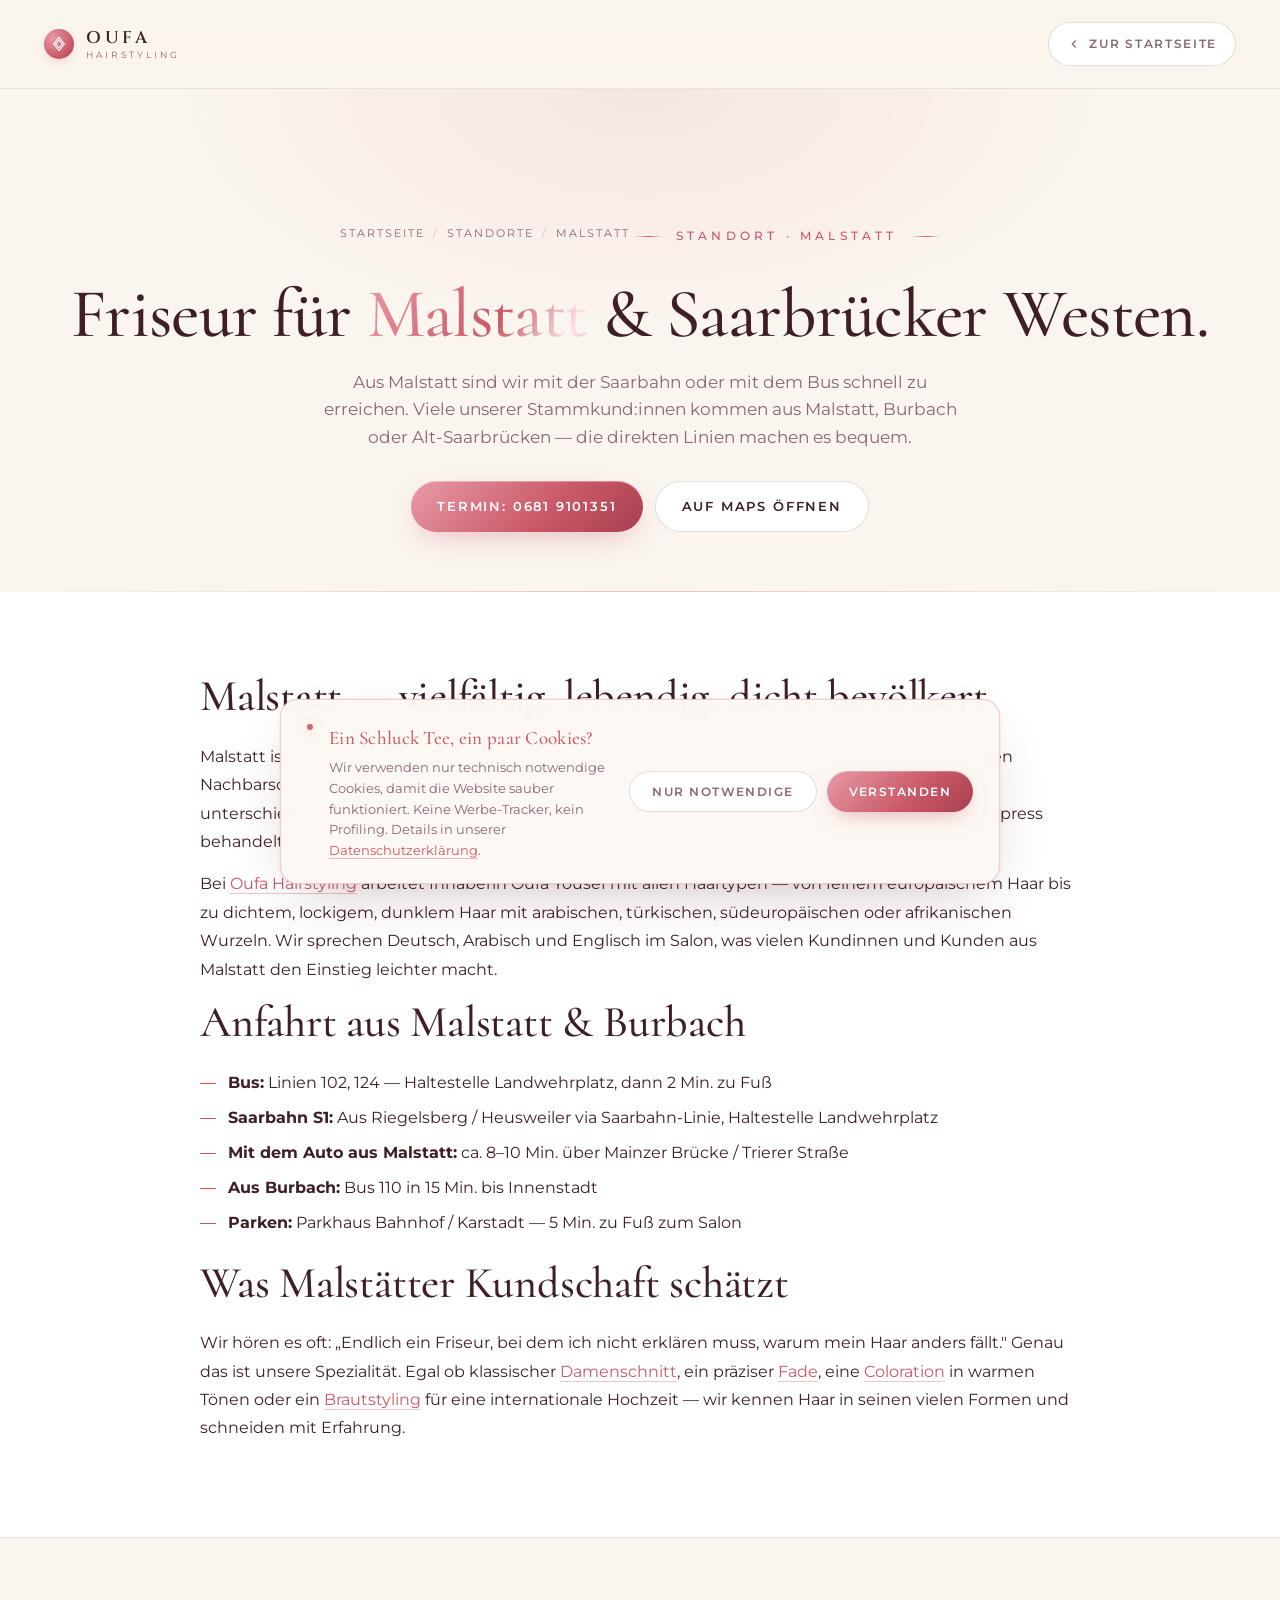
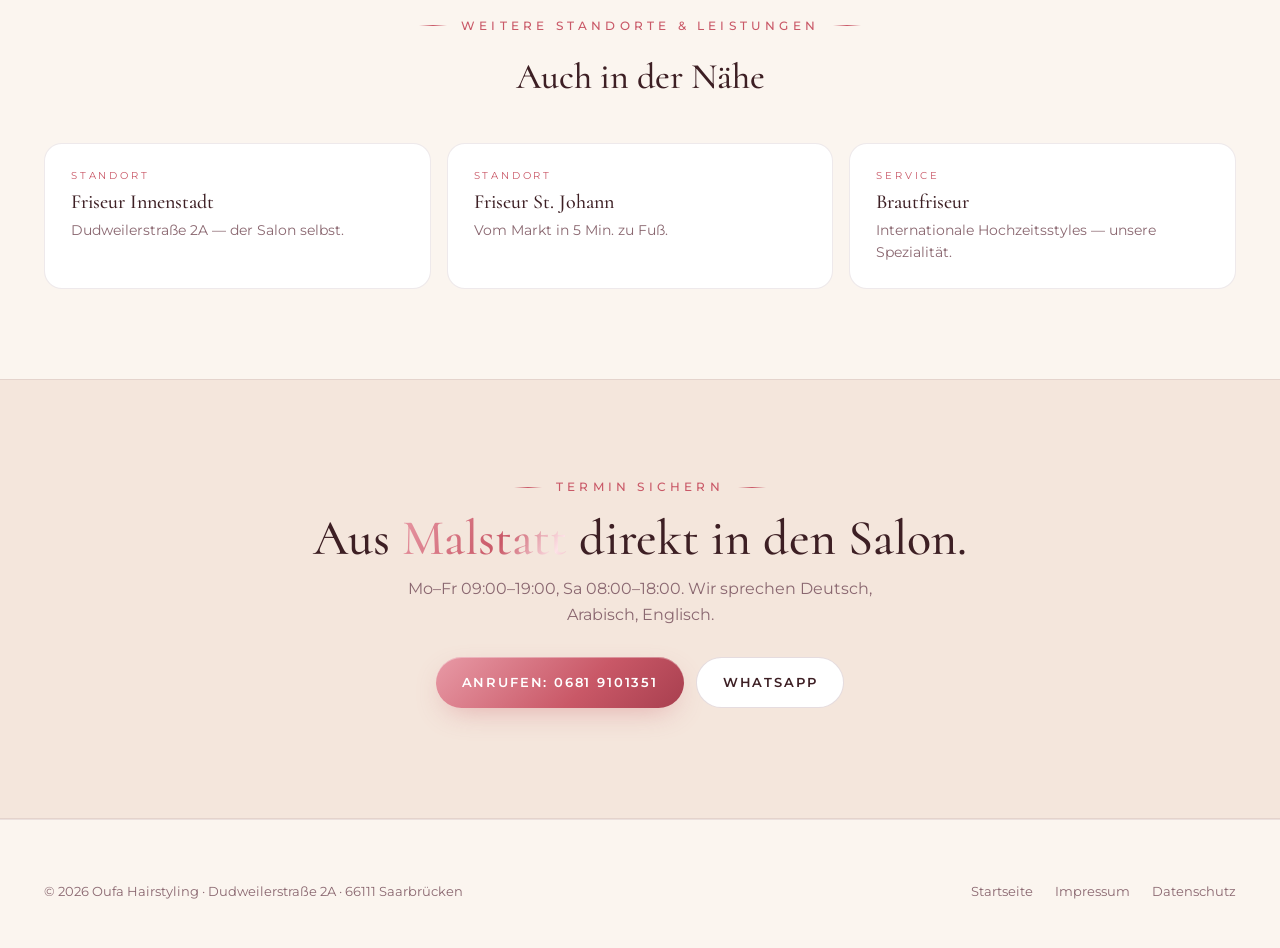
<file: standorte/friseur-malstatt.html>
<!doctype html>
<html lang="de">
<head>
<meta charset="utf-8" />
<meta name="viewport" content="width=device-width, initial-scale=1, viewport-fit=cover" />
<title>Friseur Malstatt ▷ Oufa Hairstyling · Friseur Saarbrücken Malstatt</title>
<meta name="description" content="Friseur Malstatt — Oufa Hairstyling für Kundschaft aus Malstatt, Burbach, Alt-Saarbrücken. Mit der Saarbahn schnell erreichbar. 4,9★. Termin: 0681 9101351." />
<meta name="keywords" content="Friseur Malstatt, Friseur Saarbrücken Malstatt, Friseur Burbach, Friseur Alt-Saarbrücken, Friseur Stiftstraße, Friseur Saarbrücken West" />
<meta name="theme-color" content="#fbf5ef" />
<meta name="robots" content="index, follow, max-image-preview:large" />
<link rel="canonical" href="https://www.oufa-hairstyling.de/standorte/friseur-malstatt.html" />
<meta property="og:title" content="Friseur Malstatt — Oufa Hairstyling Saarbrücken" />
<meta property="og:description" content="Mit der Saarbahn schnell aus Malstatt erreichbar. Damen, Herren, Braut, Balayage." />
<meta property="og:url" content="https://www.oufa-hairstyling.de/standorte/friseur-malstatt.html" />
<link rel="preconnect" href="https://fonts.googleapis.com" />
<link rel="preconnect" href="https://fonts.gstatic.com" crossorigin />
<link href="https://fonts.googleapis.com/css2?family=Cinzel:wght@400;500;600;700&family=Cormorant:wght@300;400;500;600;700&family=Montserrat:wght@300;400;500;600;700&display=swap" rel="stylesheet" />
<link rel="stylesheet" href="/seo-page.css" />
<script type="application/ld+json">
{"@context":"https://schema.org","@graph":[
  {"@type":["HairSalon","LocalBusiness"],"name":"Oufa Hairstyling — für Malstatt","address":{"@type":"PostalAddress","streetAddress":"Dudweilerstraße 2A","addressLocality":"Saarbrücken","postalCode":"66111","addressCountry":"DE"},"telephone":"+49 160 76 34 655","areaServed":[{"@type":"Place","name":"Malstatt"},{"@type":"Place","name":"Burbach"},{"@type":"Place","name":"Alt-Saarbrücken"}],"aggregateRating":{"@type":"AggregateRating","ratingValue":"4.9","reviewCount":"56"}},
  {"@type":"BreadcrumbList","itemListElement":[{"@type":"ListItem","position":1,"name":"Startseite","item":"https://www.oufa-hairstyling.de/"},{"@type":"ListItem","position":2,"name":"Standorte","item":"https://www.oufa-hairstyling.de/#contact"},{"@type":"ListItem","position":3,"name":"Malstatt","item":"https://www.oufa-hairstyling.de/standorte/friseur-malstatt.html"}]}
]}
</script>
</head>
<body>

<header class="site">
  <div class="container">
    <div class="nav">
      <a href="/" class="brand"><span class="mark"><svg viewBox="0 0 24 24" fill="none" stroke="currentColor" stroke-width="1.6"><path d="M12 2L20 12L12 22L4 12Z"/><path d="M12 6L17 12L12 18L7 12Z"/></svg></span><span class="name"><strong>OUFA</strong><span>HAIRSTYLING</span></span></a>
      <a href="/" class="back-link"><svg width="14" height="14" viewBox="0 0 24 24" fill="none" stroke="currentColor" stroke-width="2"><polyline points="15 18 9 12 15 6"/></svg>Zur Startseite</a>
    </div>
  </div>
</header>

<section class="page-hero">
  <div class="container">
    <nav class="breadcrumb"><a href="/">Startseite</a><span class="sep">/</span><a href="/#contact">Standorte</a><span class="sep">/</span><span>Malstatt</span></nav>
    <span class="eyebrow">Standort · Malstatt</span>
    <h1>Friseur für <span class="gold-text">Malstatt</span> &amp; Saarbrücker Westen.</h1>
    <p class="lead">Aus Malstatt sind wir mit der Saarbahn oder mit dem Bus schnell zu erreichen. Viele unserer Stammkund:innen kommen aus Malstatt, Burbach oder Alt-Saarbrücken — die direkten Linien machen es bequem.</p>
    <div class="cta-row">
      <a class="btn btn-gold" href="tel:+496819101351">Termin: 0681 9101351</a>
      <a class="btn btn-ghost" href="https://www.google.com/maps?q=Dudweilerstra%C3%9Fe+2A,+66111+Saarbr%C3%BCcken" target="_blank" rel="noopener noreferrer">Auf Maps öffnen</a>
    </div>
  </div>
</section>

<section class="prose-section">
  <div class="container">
    <div class="prose-grid">
      <h2>Malstatt — vielfältig, lebendig, dicht bevölkert</h2>
      <p>
        Malstatt ist einer der bevölkerungsreichsten Stadtteile Saarbrückens — mit einer kulturell vielfältigen Nachbarschaft und vielen internationalen Familien. Was vor Ort oft fehlt: ein Friseur, der mit unterschiedlichen Haarstrukturen sicher umgehen kann und nicht jeden Termin als 30-Minuten-Express behandelt.
      </p>
      <p>
        Bei <a href="/">Oufa Hairstyling</a> arbeitet Inhaberin Oufa Yousef mit allen Haartypen — von feinem europäischem Haar bis zu dichtem, lockigem, dunklem Haar mit arabischen, türkischen, südeuropäischen oder afrikanischen Wurzeln. Wir sprechen Deutsch, Arabisch und Englisch im Salon, was vielen Kundinnen und Kunden aus Malstatt den Einstieg leichter macht.
      </p>

      <h2>Anfahrt aus Malstatt &amp; Burbach</h2>
      <ul>
        <li><strong>Bus:</strong> Linien 102, 124 — Haltestelle Landwehrplatz, dann 2 Min. zu Fuß</li>
        <li><strong>Saarbahn S1:</strong> Aus Riegelsberg / Heusweiler via Saarbahn-Linie, Haltestelle Landwehrplatz</li>
        <li><strong>Mit dem Auto aus Malstatt:</strong> ca. 8–10 Min. über Mainzer Brücke / Trierer Straße</li>
        <li><strong>Aus Burbach:</strong> Bus 110 in 15 Min. bis Innenstadt</li>
        <li><strong>Parken:</strong> Parkhaus Bahnhof / Karstadt — 5 Min. zu Fuß zum Salon</li>
      </ul>

      <h2>Was Malstätter Kundschaft schätzt</h2>
      <p>
        Wir hören es oft: „Endlich ein Friseur, bei dem ich nicht erklären muss, warum mein Haar anders fällt." Genau das ist unsere Spezialität. Egal ob klassischer <a href="/services/damenfriseur-saarbruecken.html">Damenschnitt</a>, ein präziser <a href="/services/herrenfriseur-saarbruecken.html">Fade</a>, eine <a href="/services/coloration-saarbruecken.html">Coloration</a> in warmen Tönen oder ein <a href="/services/brautfriseur-saarbruecken.html">Brautstyling</a> für eine internationale Hochzeit — wir kennen Haar in seinen vielen Formen und schneiden mit Erfahrung.
      </p>
    </div>
  </div>
</section>

<section class="related-section">
  <div class="container">
    <div class="section-head"><span class="eyebrow">Weitere Standorte &amp; Leistungen</span><h2>Auch in der Nähe</h2></div>
    <div class="related-grid">
      <a class="related-card" href="/standorte/friseur-saarbruecken-innenstadt.html"><div class="label">Standort</div><h3>Friseur Innenstadt</h3><p>Dudweilerstraße 2A — der Salon selbst.</p></a>
      <a class="related-card" href="/standorte/friseur-st-johann.html"><div class="label">Standort</div><h3>Friseur St. Johann</h3><p>Vom Markt in 5 Min. zu Fuß.</p></a>
      <a class="related-card" href="/services/brautfriseur-saarbruecken.html"><div class="label">Service</div><h3>Brautfriseur</h3><p>Internationale Hochzeitsstyles — unsere Spezialität.</p></a>
    </div>
  </div>
</section>

<section class="final-cta">
  <div class="container">
    <span class="eyebrow">Termin sichern</span>
    <h2>Aus <span class="gold-text">Malstatt</span> direkt in den Salon.</h2>
    <p>Mo–Fr 09:00–19:00, Sa 08:00–18:00. Wir sprechen Deutsch, Arabisch, Englisch.</p>
    <div class="cta-row">
      <a class="btn btn-gold" href="tel:+496819101351">Anrufen: 0681 9101351</a>
      <a class="btn btn-ghost" href="https://wa.me/491607634655" target="_blank" rel="noopener noreferrer">WhatsApp</a>
    </div>
  </div>
</section>

<footer>
  <div class="container">
    <div class="foot">
      <p>© <span id="year"></span> Oufa Hairstyling · Dudweilerstraße 2A · 66111 Saarbrücken</p>
      <div class="legal-links"><a href="/">Startseite</a><a href="/impressum.html">Impressum</a><a href="/datenschutz.html">Datenschutz</a></div>
    </div>
  </div>
</footer>

<script>document.getElementById('year').textContent = new Date().getFullYear();</script>
<script src="/cookie.js" defer></script>
</body>
</html>
</file>
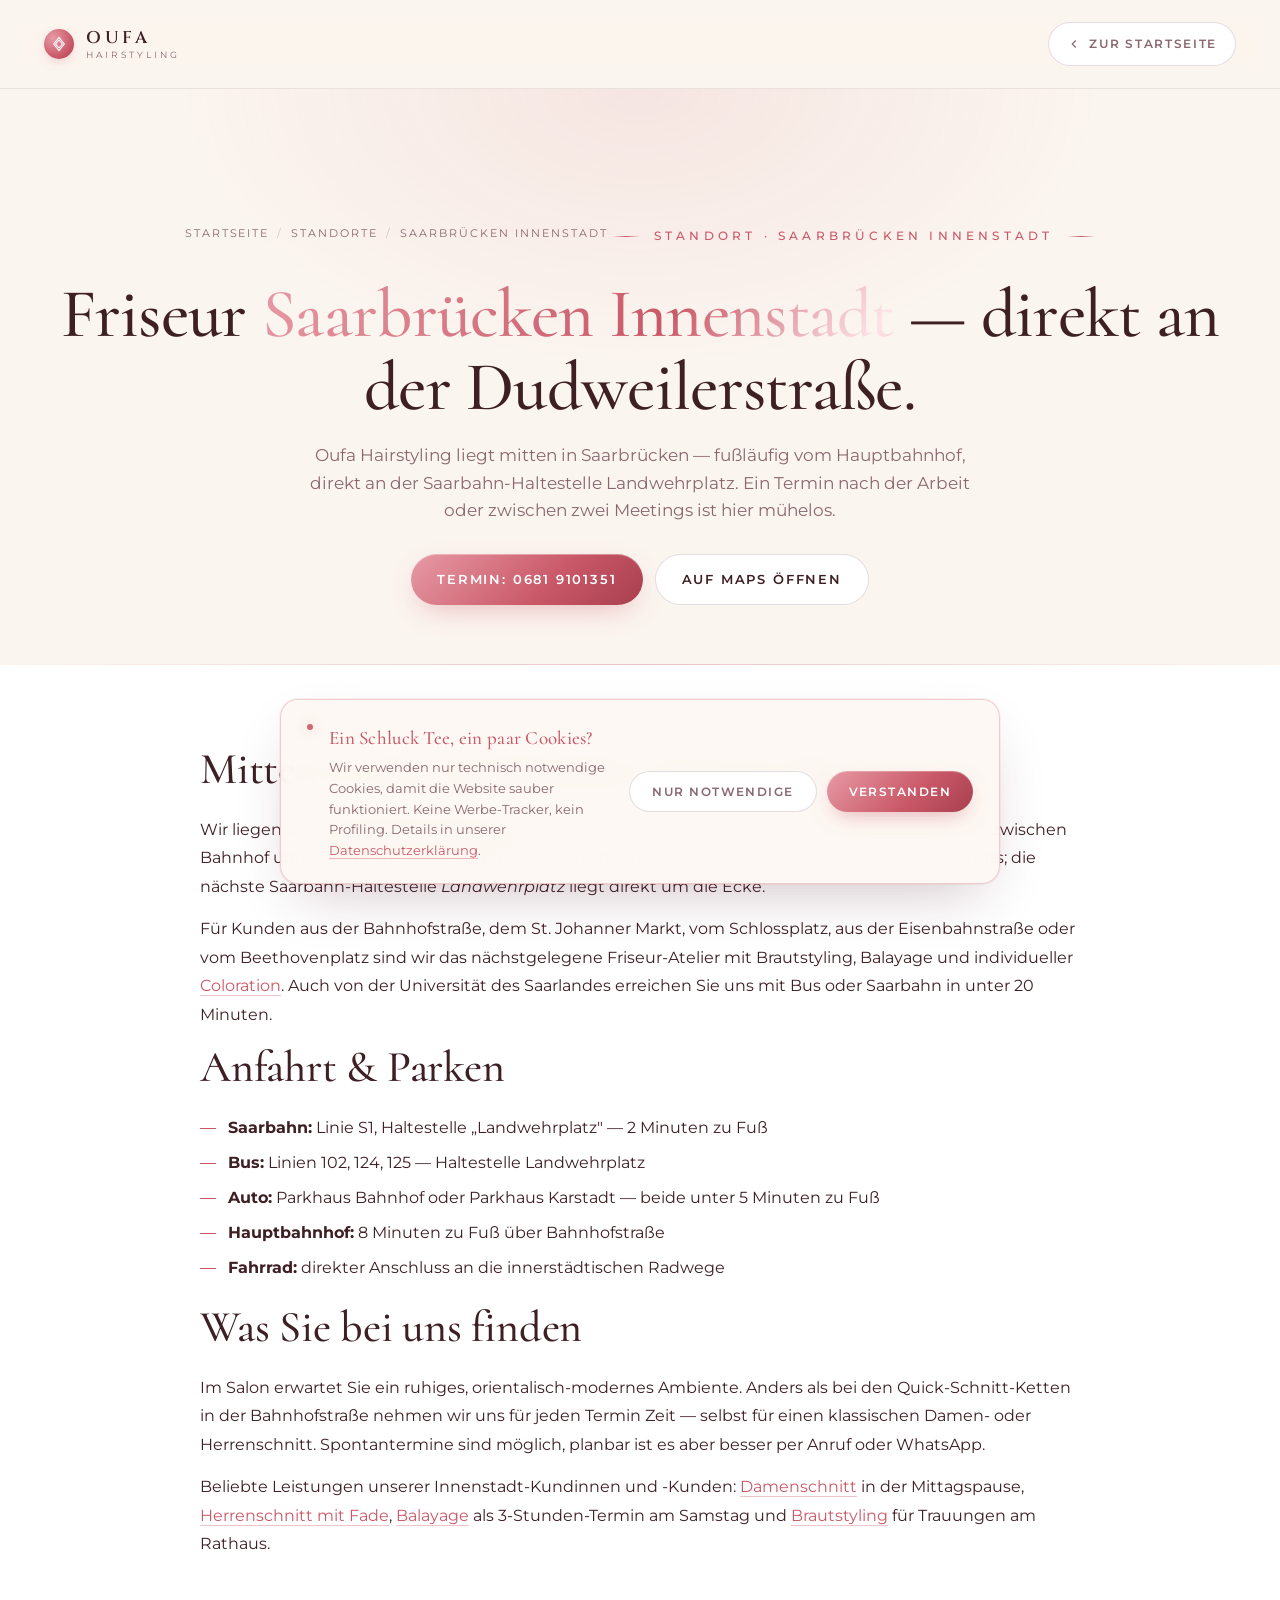
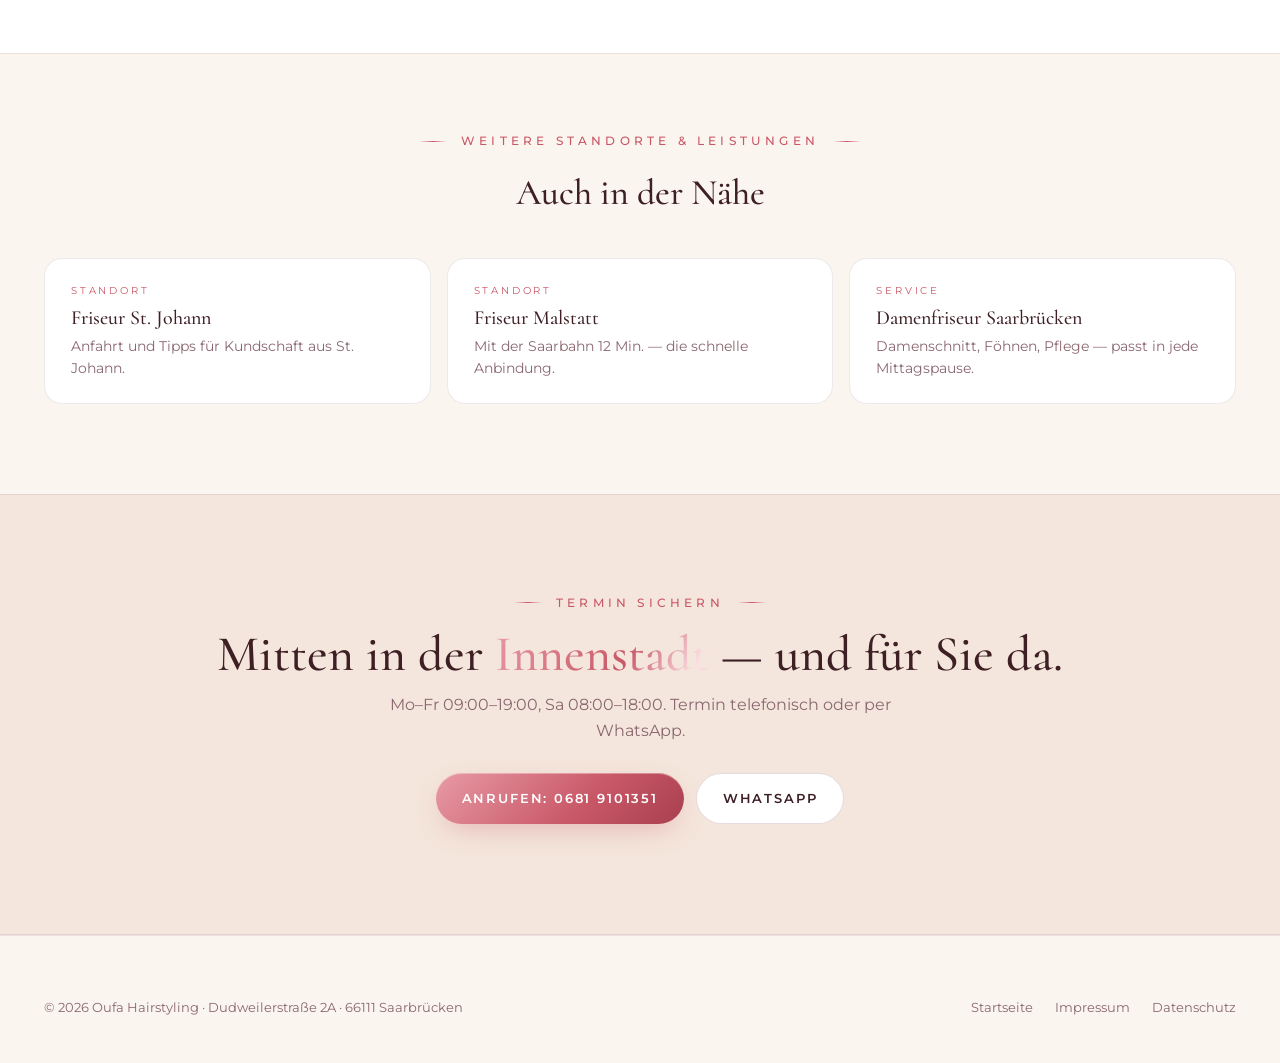
<file: standorte/friseur-saarbruecken-innenstadt.html>
<!doctype html>
<html lang="de">
<head>
<meta charset="utf-8" />
<meta name="viewport" content="width=device-width, initial-scale=1, viewport-fit=cover" />
<title>Friseur Saarbrücken Innenstadt ▷ Oufa Hairstyling · Dudweilerstraße 2A</title>
<meta name="description" content="Friseur Saarbrücken Innenstadt — Oufa Hairstyling in der Dudweilerstraße 2A. Zu Fuß vom Hauptbahnhof, Saarbahn Landwehrplatz. 4,9★. Termin: 0681 9101351." />
<meta name="keywords" content="Friseur Saarbrücken Innenstadt, Friseur Saarbrücken Mitte, Friseur Saarbrücken Hauptbahnhof, Friseur Saarbrücken Dudweilerstraße, Friseur Bahnhofstraße Saarbrücken, Friseur Landwehrplatz Saarbrücken" />
<meta name="theme-color" content="#fbf5ef" />
<meta name="robots" content="index, follow, max-image-preview:large" />
<link rel="canonical" href="https://www.oufa-hairstyling.de/standorte/friseur-saarbruecken-innenstadt.html" />
<meta property="og:title" content="Friseur Saarbrücken Innenstadt — Oufa Hairstyling" />
<meta property="og:description" content="Dudweilerstraße 2A, zu Fuß vom Hauptbahnhof. 4,9★." />
<meta property="og:url" content="https://www.oufa-hairstyling.de/standorte/friseur-saarbruecken-innenstadt.html" />
<link rel="preconnect" href="https://fonts.googleapis.com" />
<link rel="preconnect" href="https://fonts.gstatic.com" crossorigin />
<link href="https://fonts.googleapis.com/css2?family=Cinzel:wght@400;500;600;700&family=Cormorant:wght@300;400;500;600;700&family=Montserrat:wght@300;400;500;600;700&display=swap" rel="stylesheet" />
<link rel="stylesheet" href="/seo-page.css" />
<script type="application/ld+json">
{"@context":"https://schema.org","@graph":[
  {"@type":["HairSalon","LocalBusiness"],"@id":"https://www.oufa-hairstyling.de/standorte/friseur-saarbruecken-innenstadt.html#salon","name":"Oufa Hairstyling — Saarbrücken Innenstadt","address":{"@type":"PostalAddress","streetAddress":"Dudweilerstraße 2A","addressLocality":"Saarbrücken","postalCode":"66111","addressCountry":"DE"},"telephone":"+49 160 76 34 655","areaServed":{"@type":"Place","name":"Saarbrücken Innenstadt"},"aggregateRating":{"@type":"AggregateRating","ratingValue":"4.9","reviewCount":"56"}},
  {"@type":"BreadcrumbList","itemListElement":[{"@type":"ListItem","position":1,"name":"Startseite","item":"https://www.oufa-hairstyling.de/"},{"@type":"ListItem","position":2,"name":"Standorte","item":"https://www.oufa-hairstyling.de/#contact"},{"@type":"ListItem","position":3,"name":"Innenstadt","item":"https://www.oufa-hairstyling.de/standorte/friseur-saarbruecken-innenstadt.html"}]}
]}
</script>
</head>
<body>

<header class="site">
  <div class="container">
    <div class="nav">
      <a href="/" class="brand"><span class="mark"><svg viewBox="0 0 24 24" fill="none" stroke="currentColor" stroke-width="1.6"><path d="M12 2L20 12L12 22L4 12Z"/><path d="M12 6L17 12L12 18L7 12Z"/></svg></span><span class="name"><strong>OUFA</strong><span>HAIRSTYLING</span></span></a>
      <a href="/" class="back-link"><svg width="14" height="14" viewBox="0 0 24 24" fill="none" stroke="currentColor" stroke-width="2"><polyline points="15 18 9 12 15 6"/></svg>Zur Startseite</a>
    </div>
  </div>
</header>

<section class="page-hero">
  <div class="container">
    <nav class="breadcrumb"><a href="/">Startseite</a><span class="sep">/</span><a href="/#contact">Standorte</a><span class="sep">/</span><span>Saarbrücken Innenstadt</span></nav>
    <span class="eyebrow">Standort · Saarbrücken Innenstadt</span>
    <h1>Friseur <span class="gold-text">Saarbrücken Innenstadt</span> — direkt an der Dudweilerstraße.</h1>
    <p class="lead">Oufa Hairstyling liegt mitten in Saarbrücken — fußläufig vom Hauptbahnhof, direkt an der Saarbahn-Haltestelle Landwehrplatz. Ein Termin nach der Arbeit oder zwischen zwei Meetings ist hier mühelos.</p>
    <div class="cta-row">
      <a class="btn btn-gold" href="tel:+496819101351">Termin: 0681 9101351</a>
      <a class="btn btn-ghost" href="https://www.google.com/maps?q=Dudweilerstra%C3%9Fe+2A,+66111+Saarbr%C3%BCcken" target="_blank" rel="noopener noreferrer">Auf Maps öffnen</a>
    </div>
  </div>
</section>

<section class="prose-section">
  <div class="container">
    <div class="prose-grid">
      <h2>Mitten in der Saarbrücker Innenstadt</h2>
      <p>
        Wir liegen in der <strong>Dudweilerstraße 2A</strong>, 66111 Saarbrücken — eine der zentralen Verbindungsachsen zwischen Bahnhof und Stadtmitte. Vom Saarbrücker Hauptbahnhof sind Sie zu Fuß in rund 8 Minuten bei uns; die nächste Saarbahn-Haltestelle <em>Landwehrplatz</em> liegt direkt um die Ecke.
      </p>
      <p>
        Für Kunden aus der Bahnhofstraße, dem St. Johanner Markt, vom Schlossplatz, aus der Eisenbahnstraße oder vom Beethovenplatz sind wir das nächstgelegene Friseur-Atelier mit Brautstyling, Balayage und individueller <a href="/services/coloration-saarbruecken.html">Coloration</a>. Auch von der Universität des Saarlandes erreichen Sie uns mit Bus oder Saarbahn in unter 20 Minuten.
      </p>

      <h2>Anfahrt &amp; Parken</h2>
      <ul>
        <li><strong>Saarbahn:</strong> Linie S1, Haltestelle „Landwehrplatz" — 2 Minuten zu Fuß</li>
        <li><strong>Bus:</strong> Linien 102, 124, 125 — Haltestelle Landwehrplatz</li>
        <li><strong>Auto:</strong> Parkhaus Bahnhof oder Parkhaus Karstadt — beide unter 5 Minuten zu Fuß</li>
        <li><strong>Hauptbahnhof:</strong> 8 Minuten zu Fuß über Bahnhofstraße</li>
        <li><strong>Fahrrad:</strong> direkter Anschluss an die innerstädtischen Radwege</li>
      </ul>

      <h2>Was Sie bei uns finden</h2>
      <p>
        Im Salon erwartet Sie ein ruhiges, orientalisch-modernes Ambiente. Anders als bei den Quick-Schnitt-Ketten in der Bahnhofstraße nehmen wir uns für jeden Termin Zeit — selbst für einen klassischen Damen- oder Herrenschnitt. Spontantermine sind möglich, planbar ist es aber besser per Anruf oder WhatsApp.
      </p>
      <p>
        Beliebte Leistungen unserer Innenstadt-Kundinnen und -Kunden: <a href="/services/damenfriseur-saarbruecken.html">Damenschnitt</a> in der Mittagspause, <a href="/services/herrenfriseur-saarbruecken.html">Herrenschnitt mit Fade</a>, <a href="/services/balayage-saarbruecken.html">Balayage</a> als 3-Stunden-Termin am Samstag und <a href="/services/brautfriseur-saarbruecken.html">Brautstyling</a> für Trauungen am Rathaus.
      </p>
    </div>
  </div>
</section>

<section class="related-section">
  <div class="container">
    <div class="section-head"><span class="eyebrow">Weitere Standorte &amp; Leistungen</span><h2>Auch in der Nähe</h2></div>
    <div class="related-grid">
      <a class="related-card" href="/standorte/friseur-st-johann.html"><div class="label">Standort</div><h3>Friseur St. Johann</h3><p>Anfahrt und Tipps für Kundschaft aus St. Johann.</p></a>
      <a class="related-card" href="/standorte/friseur-malstatt.html"><div class="label">Standort</div><h3>Friseur Malstatt</h3><p>Mit der Saarbahn 12 Min. — die schnelle Anbindung.</p></a>
      <a class="related-card" href="/services/damenfriseur-saarbruecken.html"><div class="label">Service</div><h3>Damenfriseur Saarbrücken</h3><p>Damenschnitt, Föhnen, Pflege — passt in jede Mittagspause.</p></a>
    </div>
  </div>
</section>

<section class="final-cta">
  <div class="container">
    <span class="eyebrow">Termin sichern</span>
    <h2>Mitten in der <span class="gold-text">Innenstadt</span> — und für Sie da.</h2>
    <p>Mo–Fr 09:00–19:00, Sa 08:00–18:00. Termin telefonisch oder per WhatsApp.</p>
    <div class="cta-row">
      <a class="btn btn-gold" href="tel:+496819101351">Anrufen: 0681 9101351</a>
      <a class="btn btn-ghost" href="https://wa.me/491607634655" target="_blank" rel="noopener noreferrer">WhatsApp</a>
    </div>
  </div>
</section>

<footer>
  <div class="container">
    <div class="foot">
      <p>© <span id="year"></span> Oufa Hairstyling · Dudweilerstraße 2A · 66111 Saarbrücken</p>
      <div class="legal-links"><a href="/">Startseite</a><a href="/impressum.html">Impressum</a><a href="/datenschutz.html">Datenschutz</a></div>
    </div>
  </div>
</footer>

<script>document.getElementById('year').textContent = new Date().getFullYear();</script>
<script src="/cookie.js" defer></script>
</body>
</html>
</file>
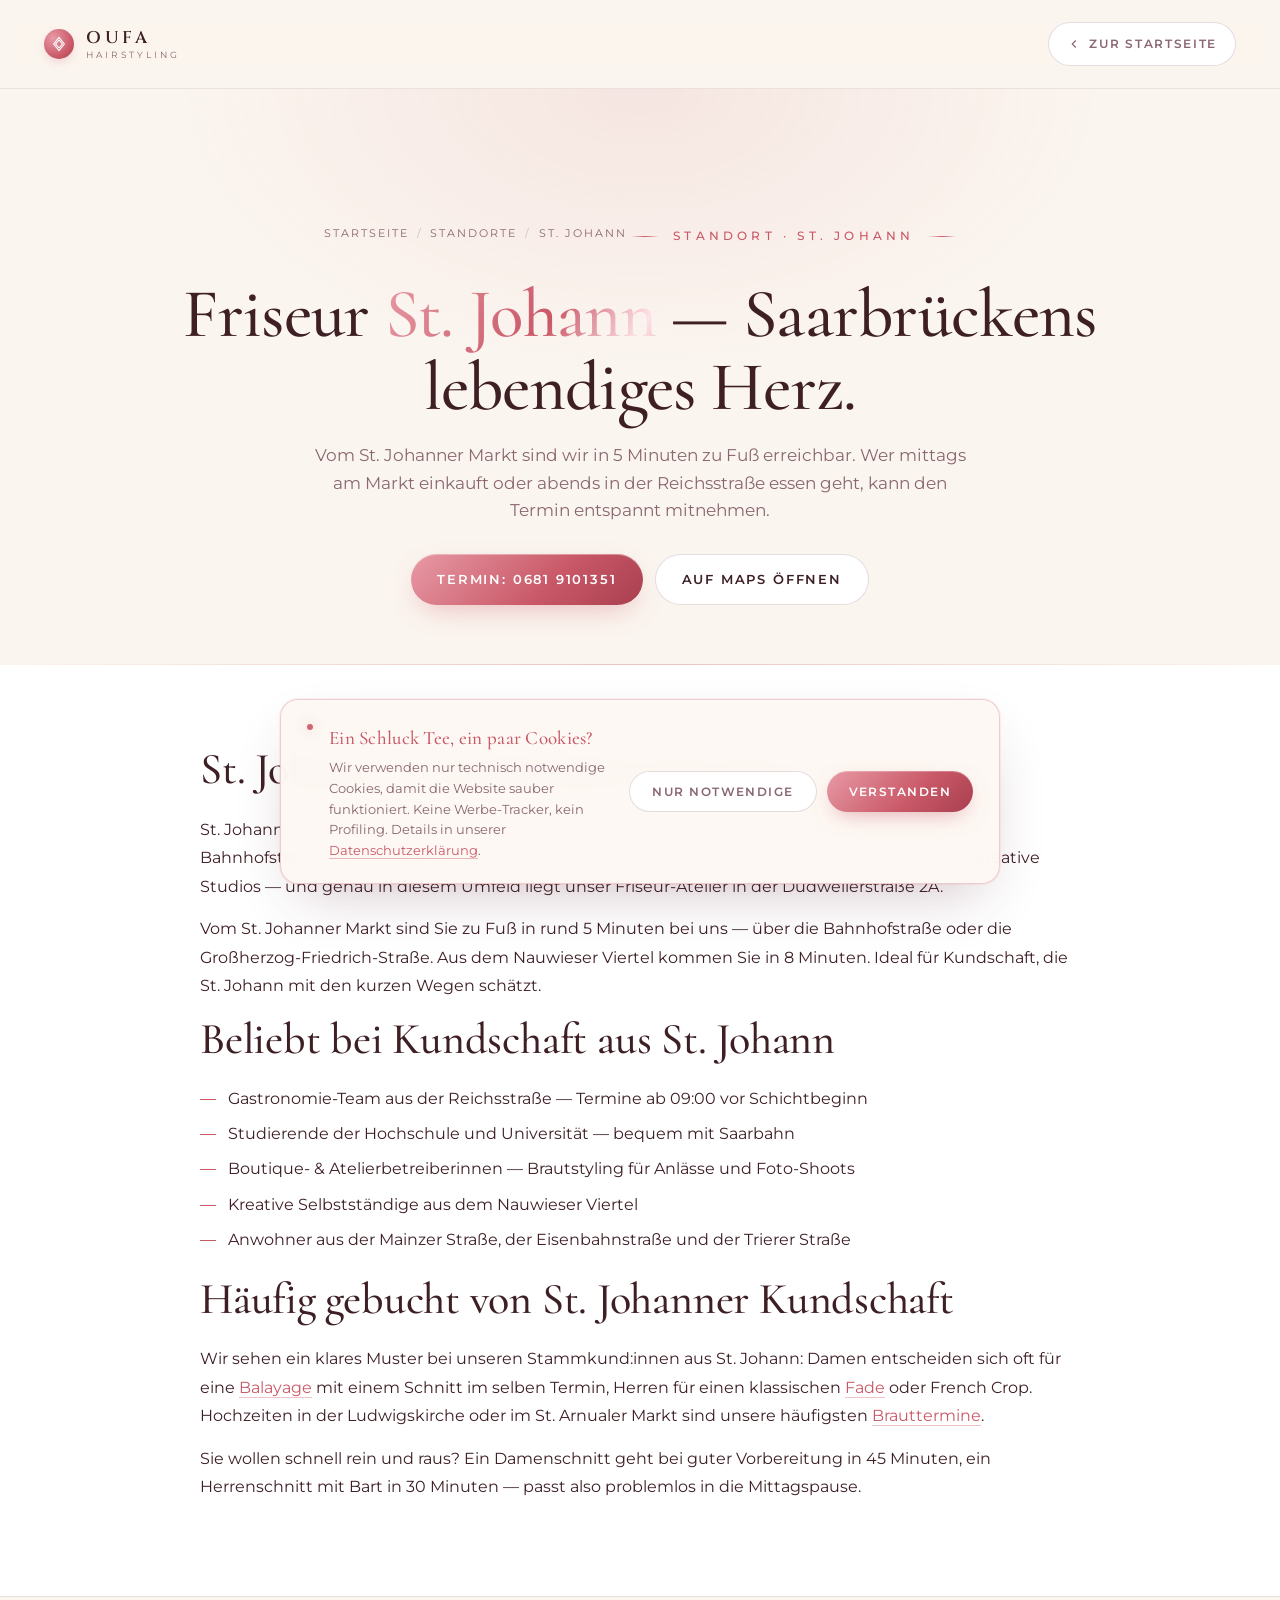
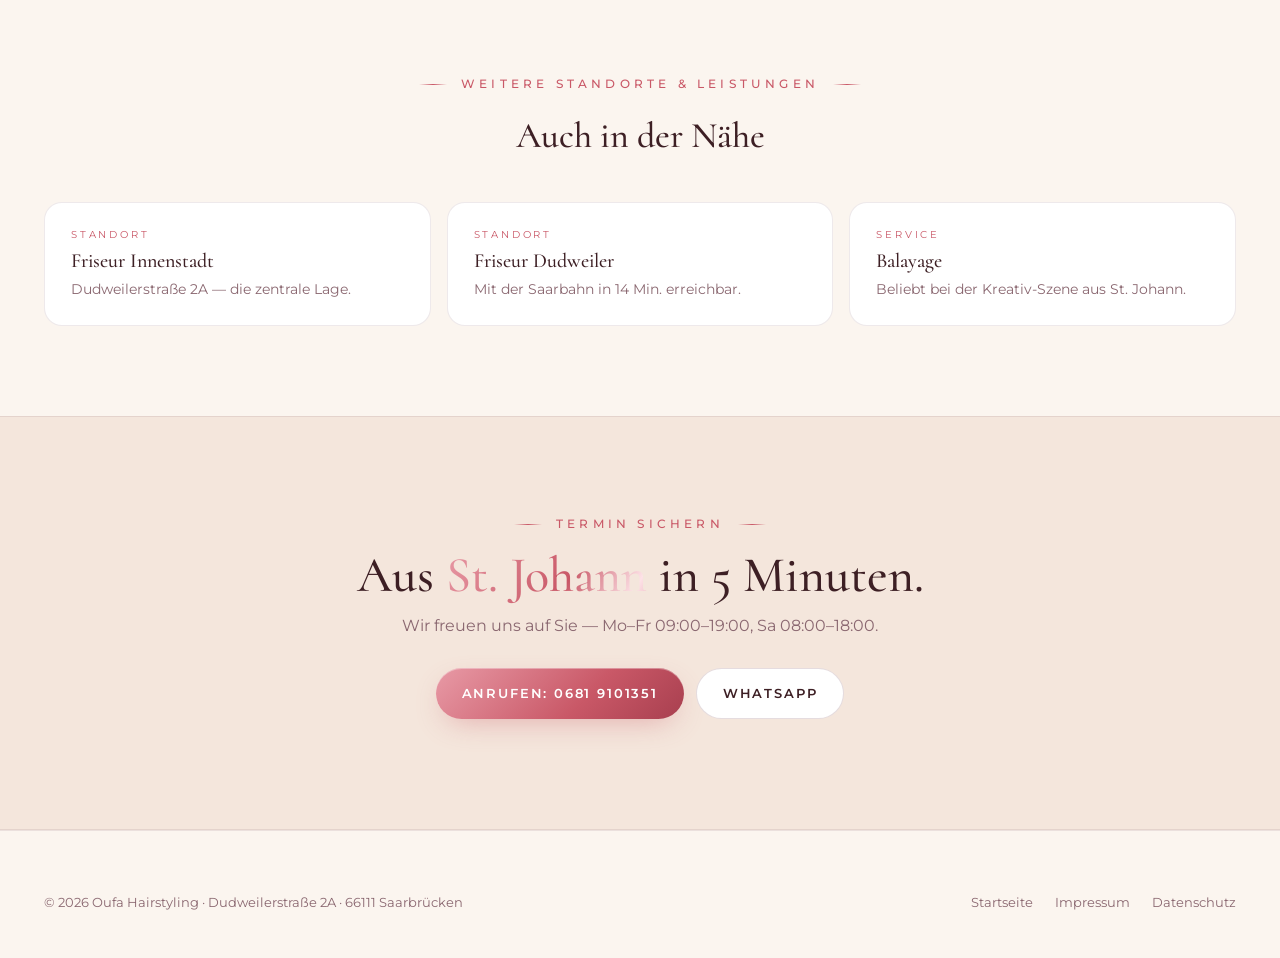
<file: standorte/friseur-st-johann.html>
<!doctype html>
<html lang="de">
<head>
<meta charset="utf-8" />
<meta name="viewport" content="width=device-width, initial-scale=1, viewport-fit=cover" />
<title>Friseur St. Johann ▷ Oufa Hairstyling · Friseur St. Johanner Markt</title>
<meta name="description" content="Friseur St. Johann (Saarbrücken) — Oufa Hairstyling in der Dudweilerstraße 2A. Vom St. Johanner Markt in 5 Min. zu Fuß. 4,9★. Termin: 0681 9101351." />
<meta name="keywords" content="Friseur St. Johann, Friseur St. Johanner Markt, Friseur Saarbrücken St. Johann, Friseur Saarbrücken Markt, Friseur Bahnhofstraße, Friseur Reichsstraße Saarbrücken" />
<meta name="theme-color" content="#fbf5ef" />
<meta name="robots" content="index, follow, max-image-preview:large" />
<link rel="canonical" href="https://www.oufa-hairstyling.de/standorte/friseur-st-johann.html" />
<meta property="og:title" content="Friseur St. Johann — Oufa Hairstyling Saarbrücken" />
<meta property="og:description" content="Vom St. Johanner Markt in 5 Min. zu Fuß. Damen, Herren, Braut, Balayage." />
<meta property="og:url" content="https://www.oufa-hairstyling.de/standorte/friseur-st-johann.html" />
<link rel="preconnect" href="https://fonts.googleapis.com" />
<link rel="preconnect" href="https://fonts.gstatic.com" crossorigin />
<link href="https://fonts.googleapis.com/css2?family=Cinzel:wght@400;500;600;700&family=Cormorant:wght@300;400;500;600;700&family=Montserrat:wght@300;400;500;600;700&display=swap" rel="stylesheet" />
<link rel="stylesheet" href="/seo-page.css" />
<script type="application/ld+json">
{"@context":"https://schema.org","@graph":[
  {"@type":["HairSalon","LocalBusiness"],"name":"Oufa Hairstyling — St. Johann","address":{"@type":"PostalAddress","streetAddress":"Dudweilerstraße 2A","addressLocality":"Saarbrücken","postalCode":"66111","addressCountry":"DE"},"telephone":"+49 160 76 34 655","areaServed":{"@type":"Place","name":"Saarbrücken St. Johann"},"aggregateRating":{"@type":"AggregateRating","ratingValue":"4.9","reviewCount":"56"}},
  {"@type":"BreadcrumbList","itemListElement":[{"@type":"ListItem","position":1,"name":"Startseite","item":"https://www.oufa-hairstyling.de/"},{"@type":"ListItem","position":2,"name":"Standorte","item":"https://www.oufa-hairstyling.de/#contact"},{"@type":"ListItem","position":3,"name":"St. Johann","item":"https://www.oufa-hairstyling.de/standorte/friseur-st-johann.html"}]}
]}
</script>
</head>
<body>

<header class="site">
  <div class="container">
    <div class="nav">
      <a href="/" class="brand"><span class="mark"><svg viewBox="0 0 24 24" fill="none" stroke="currentColor" stroke-width="1.6"><path d="M12 2L20 12L12 22L4 12Z"/><path d="M12 6L17 12L12 18L7 12Z"/></svg></span><span class="name"><strong>OUFA</strong><span>HAIRSTYLING</span></span></a>
      <a href="/" class="back-link"><svg width="14" height="14" viewBox="0 0 24 24" fill="none" stroke="currentColor" stroke-width="2"><polyline points="15 18 9 12 15 6"/></svg>Zur Startseite</a>
    </div>
  </div>
</header>

<section class="page-hero">
  <div class="container">
    <nav class="breadcrumb"><a href="/">Startseite</a><span class="sep">/</span><a href="/#contact">Standorte</a><span class="sep">/</span><span>St. Johann</span></nav>
    <span class="eyebrow">Standort · St. Johann</span>
    <h1>Friseur <span class="gold-text">St. Johann</span> — Saarbrückens lebendiges Herz.</h1>
    <p class="lead">Vom St. Johanner Markt sind wir in 5 Minuten zu Fuß erreichbar. Wer mittags am Markt einkauft oder abends in der Reichsstraße essen geht, kann den Termin entspannt mitnehmen.</p>
    <div class="cta-row">
      <a class="btn btn-gold" href="tel:+496819101351">Termin: 0681 9101351</a>
      <a class="btn btn-ghost" href="https://www.google.com/maps?q=Dudweilerstra%C3%9Fe+2A,+66111+Saarbr%C3%BCcken" target="_blank" rel="noopener noreferrer">Auf Maps öffnen</a>
    </div>
  </div>
</section>

<section class="prose-section">
  <div class="container">
    <div class="prose-grid">
      <h2>St. Johann — Saarbrückens kreatives Viertel</h2>
      <p>
        St. Johann ist der lebendigste Stadtteil Saarbrückens — mit Markt, Reichsstraße, Nauwieser Viertel, Bahnhofstraße und der Mainzer Straße. Hier konzentriert sich Gastronomie, kleiner Einzelhandel, kreative Studios — und genau in diesem Umfeld liegt unser Friseur-Atelier in der Dudweilerstraße 2A.
      </p>
      <p>
        Vom St. Johanner Markt sind Sie zu Fuß in rund 5 Minuten bei uns — über die Bahnhofstraße oder die Großherzog-Friedrich-Straße. Aus dem Nauwieser Viertel kommen Sie in 8 Minuten. Ideal für Kundschaft, die St. Johann mit den kurzen Wegen schätzt.
      </p>

      <h2>Beliebt bei Kundschaft aus St. Johann</h2>
      <ul>
        <li>Gastronomie-Team aus der Reichsstraße — Termine ab 09:00 vor Schichtbeginn</li>
        <li>Studierende der Hochschule und Universität — bequem mit Saarbahn</li>
        <li>Boutique- &amp; Atelierbetreiberinnen — Brautstyling für Anlässe und Foto-Shoots</li>
        <li>Kreative Selbstständige aus dem Nauwieser Viertel</li>
        <li>Anwohner aus der Mainzer Straße, der Eisenbahnstraße und der Trierer Straße</li>
      </ul>

      <h2>Häufig gebucht von St. Johanner Kundschaft</h2>
      <p>
        Wir sehen ein klares Muster bei unseren Stammkund:innen aus St. Johann: Damen entscheiden sich oft für eine <a href="/services/balayage-saarbruecken.html">Balayage</a> mit einem Schnitt im selben Termin, Herren für einen klassischen <a href="/services/herrenfriseur-saarbruecken.html">Fade</a> oder French Crop. Hochzeiten in der Ludwigskirche oder im St. Arnualer Markt sind unsere häufigsten <a href="/services/brautfriseur-saarbruecken.html">Brauttermine</a>.
      </p>
      <p>
        Sie wollen schnell rein und raus? Ein Damenschnitt geht bei guter Vorbereitung in 45 Minuten, ein Herrenschnitt mit Bart in 30 Minuten — passt also problemlos in die Mittagspause.
      </p>
    </div>
  </div>
</section>

<section class="related-section">
  <div class="container">
    <div class="section-head"><span class="eyebrow">Weitere Standorte &amp; Leistungen</span><h2>Auch in der Nähe</h2></div>
    <div class="related-grid">
      <a class="related-card" href="/standorte/friseur-saarbruecken-innenstadt.html"><div class="label">Standort</div><h3>Friseur Innenstadt</h3><p>Dudweilerstraße 2A — die zentrale Lage.</p></a>
      <a class="related-card" href="/standorte/friseur-dudweiler.html"><div class="label">Standort</div><h3>Friseur Dudweiler</h3><p>Mit der Saarbahn in 14 Min. erreichbar.</p></a>
      <a class="related-card" href="/services/balayage-saarbruecken.html"><div class="label">Service</div><h3>Balayage</h3><p>Beliebt bei der Kreativ-Szene aus St. Johann.</p></a>
    </div>
  </div>
</section>

<section class="final-cta">
  <div class="container">
    <span class="eyebrow">Termin sichern</span>
    <h2>Aus <span class="gold-text">St. Johann</span> in 5 Minuten.</h2>
    <p>Wir freuen uns auf Sie — Mo–Fr 09:00–19:00, Sa 08:00–18:00.</p>
    <div class="cta-row">
      <a class="btn btn-gold" href="tel:+496819101351">Anrufen: 0681 9101351</a>
      <a class="btn btn-ghost" href="https://wa.me/491607634655" target="_blank" rel="noopener noreferrer">WhatsApp</a>
    </div>
  </div>
</section>

<footer>
  <div class="container">
    <div class="foot">
      <p>© <span id="year"></span> Oufa Hairstyling · Dudweilerstraße 2A · 66111 Saarbrücken</p>
      <div class="legal-links"><a href="/">Startseite</a><a href="/impressum.html">Impressum</a><a href="/datenschutz.html">Datenschutz</a></div>
    </div>
  </div>
</footer>

<script>document.getElementById('year').textContent = new Date().getFullYear();</script>
<script src="/cookie.js" defer></script>
</body>
</html>
</file>
<file: seo-page.css>
/* Shared styling for all SEO sub-pages (service + location pages).
   Matches the index.html rose/cream palette exactly. */

:root {
  --bg:         #fbf5ef;
  --bg-2:       #f4e6dc;
  --surface:    #ffffff;
  --surface-2:  #fbf0e8;
  --line:       rgba(92, 42, 58, 0.10);
  --cream:      #fdf8f3;
  --muted:      #8a6770;
  --ink:        #3d1f24;
  --ink-2:      #2a1318;
  --gold:       #c95867;
  --gold-2:     #a83f4f;
  --gold-3:     #e89aa6;
  --gold-soft:  rgba(201, 88, 103, 0.14);
  --font-display: "Cinzel", "Cormorant", serif;
  --font-serif:   "Cormorant", "Playfair Display", Georgia, serif;
  --font-sans:    "Montserrat", "Inter", system-ui, -apple-system, sans-serif;
}

* { box-sizing: border-box; }
html { scroll-behavior: smooth; }
body {
  margin: 0;
  font-family: var(--font-sans);
  color: var(--ink);
  background: var(--bg);
  -webkit-font-smoothing: antialiased;
  text-rendering: optimizeLegibility;
  line-height: 1.65;
  overflow-x: hidden;
}
a { color: inherit; text-decoration: none; }
img, svg { display: block; max-width: 100%; }
::selection { background: var(--gold); color: #fff; }

.container { width: 100%; max-width: 1240px; padding: 0 24px; margin: 0 auto; }

.gold-text {
  background: linear-gradient(120deg, var(--gold-3) 0%, var(--gold) 30%, #fde2e7 45%, var(--gold) 60%, var(--gold-2) 100%);
  background-size: 220% 100%;
  background-position: 0% 50%;
  -webkit-background-clip: text;
  background-clip: text;
  color: transparent;
  animation: gold-shimmer 9s ease-in-out infinite;
}
@keyframes gold-shimmer {
  0%, 100% { background-position: 0% 50%; }
  50% { background-position: 100% 50%; }
}
@media (prefers-reduced-motion: reduce) { .gold-text { animation: none; } }

.eyebrow {
  font-family: var(--font-sans);
  font-weight: 500;
  letter-spacing: .35em;
  text-transform: uppercase;
  font-size: 12px;
  color: var(--gold);
  display: inline-flex;
  align-items: center;
  gap: 14px;
}
.eyebrow::before, .eyebrow::after {
  content: "";
  width: 28px; height: 1px;
  background: linear-gradient(90deg, transparent, var(--gold), transparent);
}

/* Header */
header.site {
  position: sticky;
  top: 0; left: 0; right: 0;
  z-index: 60;
  background: rgba(251,245,239,.85);
  backdrop-filter: blur(14px) saturate(140%);
  -webkit-backdrop-filter: blur(14px) saturate(140%);
  border-bottom: 1px solid var(--line);
}
.nav { display: flex; align-items: center; justify-content: space-between; padding: 22px 0; }
.brand {
  display: inline-flex;
  align-items: center;
  gap: 12px;
  font-family: var(--font-display);
  font-weight: 600;
  font-size: 17px;
  letter-spacing: .18em;
  color: var(--ink);
}
.brand .mark {
  width: 30px; height: 30px;
  display: grid; place-items: center;
  border-radius: 50%;
  background: radial-gradient(circle at 30% 30%, var(--gold-3), var(--gold) 65%, var(--gold-2) 100%);
  box-shadow: 0 4px 12px -4px rgba(201,88,103,.4);
  color: #fff;
}
.brand .mark svg { width: 16px; height: 16px; }
.brand .name { display: inline-flex; flex-direction: column; line-height: 1; }
.brand .name strong { font-weight: 600; letter-spacing: .22em; }
.brand .name span {
  font-family: var(--font-sans);
  font-weight: 400;
  letter-spacing: .32em;
  font-size: 9px;
  color: var(--muted);
  margin-top: 4px;
}
.back-link {
  display: inline-flex;
  align-items: center;
  gap: 8px;
  font-size: 12px;
  font-weight: 600;
  letter-spacing: .14em;
  text-transform: uppercase;
  color: var(--muted);
  padding: 11px 18px;
  border-radius: 999px;
  border: 1px solid rgba(92, 42, 58, 0.16);
  background: var(--surface);
  transition: color .25s ease, border-color .25s ease, background .25s ease;
}
.back-link:hover {
  color: var(--gold);
  border-color: var(--gold);
  background: var(--gold-soft);
}
.back-link svg { transition: transform .3s cubic-bezier(.22,1,.36,1); }
.back-link:hover svg { transform: translateX(-3px); }

/* Page hero */
.page-hero {
  padding: 130px 0 60px;
  position: relative;
  background:
    radial-gradient(60% 80% at 50% 0%, rgba(201,88,103,.10), transparent 60%),
    var(--bg);
  text-align: center;
}
.page-hero::after {
  content: "";
  position: absolute; left: 0; right: 0; bottom: 0;
  height: 1px;
  background: linear-gradient(90deg, transparent, rgba(201,88,103,.32), transparent);
}
.page-hero .breadcrumb {
  display: inline-flex;
  gap: 8px;
  font-size: 11px;
  letter-spacing: .18em;
  text-transform: uppercase;
  color: var(--muted);
  margin-bottom: 22px;
}
.page-hero .breadcrumb a { color: var(--muted); transition: color .2s ease; }
.page-hero .breadcrumb a:hover { color: var(--gold); }
.page-hero .breadcrumb .sep { color: rgba(92, 42, 58, 0.25); }
.page-hero h1 {
  font-family: var(--font-serif);
  font-weight: 500;
  font-size: clamp(40px, 5.4vw, 72px);
  line-height: 1.06;
  margin: 14px 0 18px;
  letter-spacing: -0.01em;
  color: var(--ink);
}
.page-hero p.lead {
  color: var(--muted);
  max-width: 660px;
  margin: 0 auto;
  font-size: 17px;
  line-height: 1.6;
}
.page-hero .cta-row {
  margin-top: 30px;
  display: inline-flex;
  flex-wrap: wrap;
  justify-content: center;
  gap: 12px;
}

/* Buttons */
.btn {
  display: inline-flex;
  align-items: center;
  justify-content: center;
  gap: 10px;
  padding: 14px 26px;
  border-radius: 999px;
  font-family: var(--font-sans);
  font-weight: 600;
  font-size: 13px;
  letter-spacing: .14em;
  text-transform: uppercase;
  transition: transform .25s ease, box-shadow .25s ease, background .25s ease, color .25s ease, border-color .25s ease;
  cursor: pointer;
  white-space: nowrap;
}
.btn-gold {
  background: linear-gradient(135deg, var(--gold-3), var(--gold) 60%, var(--gold-2));
  color: #fff;
  box-shadow: 0 10px 30px -10px rgba(201,88,103,.45), inset 0 1px 0 rgba(255,255,255,.35);
}
.btn-gold:hover { transform: translateY(-2px); box-shadow: 0 18px 40px -10px rgba(201,88,103,.55); }
.btn-ghost {
  background: var(--surface);
  color: var(--ink);
  border: 1px solid rgba(92, 42, 58, 0.16);
}
.btn-ghost:hover { border-color: var(--gold); color: var(--gold); background: var(--gold-soft); }

/* Body content sections */
.prose-section {
  background: var(--surface);
  padding: 80px 0 80px;
}
.prose-section + .prose-section { background: var(--bg-2); }
.prose-grid {
  max-width: 880px;
  margin: 0 auto;
}
.prose-grid h2 {
  font-family: var(--font-serif);
  font-weight: 500;
  font-size: clamp(28px, 3.6vw, 44px);
  line-height: 1.1;
  letter-spacing: -0.005em;
  margin: 0 0 22px;
  color: var(--ink);
}
.prose-grid h2 + p {
  margin-top: 0;
}
.prose-grid p {
  font-size: 16px;
  line-height: 1.78;
  color: var(--ink);
  margin: 0 0 14px;
}
.prose-grid p a {
  color: var(--gold);
  border-bottom: 1px solid rgba(201,88,103,.35);
  transition: color .2s ease, border-color .2s ease;
}
.prose-grid p a:hover { color: var(--gold-2); border-bottom-color: var(--gold-2); }
.prose-grid ul {
  list-style: none;
  margin: 14px 0 22px;
  padding: 0;
}
.prose-grid ul li {
  font-size: 16px;
  line-height: 1.7;
  color: var(--ink);
  padding-left: 28px;
  position: relative;
  margin-bottom: 8px;
}
.prose-grid ul li::before {
  content: "";
  position: absolute;
  left: 0; top: 14px;
  width: 16px; height: 1px;
  background: var(--gold);
}

/* Feature cards row (used inside prose) */
.feature-row {
  display: grid;
  grid-template-columns: repeat(3, 1fr);
  gap: 20px;
  margin: 28px 0 12px;
}
.feature-card {
  padding: 26px 24px;
  border-radius: 18px;
  background: var(--bg-2);
  border: 1px solid rgba(92,42,58,.08);
  transition: border-color .3s ease, transform .3s ease, box-shadow .3s ease;
}
.feature-card:hover {
  border-color: rgba(201,88,103,.4);
  transform: translateY(-3px);
  box-shadow: 0 18px 40px -25px rgba(92,42,58,.25);
}
.feature-card h3 {
  font-family: var(--font-serif);
  font-weight: 500;
  font-size: 22px;
  margin: 0 0 6px;
  color: var(--ink);
  line-height: 1.15;
}
.feature-card p {
  font-size: 14px;
  color: var(--muted);
  line-height: 1.55;
  margin: 0;
}

/* FAQ */
.faq-section {
  background: var(--surface);
  padding: 80px 0 100px;
}
.faq-section .section-head {
  text-align: center;
  max-width: 620px;
  margin: 0 auto 50px;
}
.faq-section h2 {
  font-family: var(--font-serif);
  font-weight: 500;
  font-size: clamp(28px, 3.6vw, 44px);
  margin: 14px 0 14px;
  color: var(--ink);
  line-height: 1.1;
}
.faq-section .lead { color: var(--muted); font-size: 16px; }
.faq-list {
  max-width: 820px;
  margin: 0 auto;
  display: grid;
  gap: 14px;
}
.faq-item {
  background: var(--bg-2);
  border: 1px solid rgba(92,42,58,.08);
  border-radius: 16px;
  padding: 24px 28px;
  cursor: pointer;
  transition: border-color .25s ease, background .25s ease;
}
.faq-item[open] {
  background: var(--surface);
  border-color: rgba(201,88,103,.32);
}
.faq-item summary {
  list-style: none;
  display: flex;
  align-items: center;
  justify-content: space-between;
  gap: 14px;
  font-family: var(--font-serif);
  font-weight: 500;
  font-size: 18px;
  color: var(--ink);
  cursor: pointer;
}
.faq-item summary::-webkit-details-marker { display: none; }
.faq-item summary::after {
  content: "+";
  font-family: var(--font-sans);
  font-weight: 300;
  font-size: 22px;
  color: var(--gold);
  flex-shrink: 0;
  transition: transform .25s ease;
}
.faq-item[open] summary::after { transform: rotate(45deg); }
.faq-item p {
  font-size: 15px;
  line-height: 1.7;
  color: var(--muted);
  margin: 16px 0 0;
}

/* Related */
.related-section {
  background: var(--bg);
  padding: 70px 0 90px;
  border-top: 1px solid var(--line);
}
.related-section .section-head {
  text-align: center;
  margin-bottom: 36px;
}
.related-section h2 {
  font-family: var(--font-serif);
  font-weight: 500;
  font-size: clamp(24px, 3vw, 36px);
  margin: 12px 0 0;
  color: var(--ink);
}
.related-grid {
  display: grid;
  grid-template-columns: repeat(3, 1fr);
  gap: 16px;
}
.related-card {
  display: block;
  padding: 24px 26px;
  border-radius: 18px;
  background: var(--surface);
  border: 1px solid rgba(92,42,58,.10);
  transition: border-color .3s ease, transform .3s ease, box-shadow .3s ease;
}
.related-card:hover {
  border-color: rgba(201,88,103,.4);
  transform: translateY(-3px);
  box-shadow: 0 18px 40px -25px rgba(92,42,58,.25);
}
.related-card .label {
  font-size: 10px;
  letter-spacing: .28em;
  text-transform: uppercase;
  color: var(--gold);
  margin-bottom: 6px;
}
.related-card h3 {
  font-family: var(--font-serif);
  font-weight: 500;
  font-size: 20px;
  margin: 0 0 6px;
  color: var(--ink);
  line-height: 1.2;
}
.related-card p {
  font-size: 14px;
  color: var(--muted);
  margin: 0;
  line-height: 1.55;
}

/* Final CTA band */
.final-cta {
  background: var(--bg-2);
  padding: 90px 0 110px;
  text-align: center;
  border-top: 1px solid var(--line);
  border-bottom: 1px solid var(--line);
  position: relative;
}
.final-cta h2 {
  font-family: var(--font-serif);
  font-weight: 500;
  font-size: clamp(30px, 4vw, 50px);
  line-height: 1.1;
  margin: 14px 0 10px;
  color: var(--ink);
}
.final-cta p {
  color: var(--muted);
  max-width: 520px;
  margin: 0 auto 28px;
  font-size: 16px;
}
.final-cta .cta-row {
  display: inline-flex;
  flex-wrap: wrap;
  justify-content: center;
  gap: 12px;
}

/* Footer */
footer {
  background: var(--bg);
  border-top: 1px solid var(--line);
  padding: 48px 0 32px;
}
.foot {
  display: flex;
  flex-wrap: wrap;
  align-items: center;
  justify-content: space-between;
  gap: 24px;
}
.foot p, .foot a {
  color: var(--muted);
  font-size: 13px;
}
.foot .legal-links {
  display: flex;
  flex-wrap: wrap;
  gap: 22px;
}
.foot .legal-links a {
  position: relative;
  transition: color .25s ease;
}
.foot .legal-links a::after {
  content: "";
  position: absolute;
  left: 0; right: 0; bottom: -4px;
  height: 1px;
  background: var(--gold);
  transform: scaleX(0);
  transform-origin: left;
  transition: transform .35s cubic-bezier(.22,1,.36,1);
}
.foot .legal-links a:hover { color: var(--gold); }
.foot .legal-links a:hover::after { transform: scaleX(1); }

@media (max-width: 880px) {
  .feature-row { grid-template-columns: 1fr; }
  .related-grid { grid-template-columns: 1fr; }
  .page-hero { padding: 110px 0 50px; }
  .prose-section { padding: 60px 0; }
  .faq-section { padding: 60px 0 80px; }
  .final-cta { padding: 70px 0 90px; }
}

/* Mobile pass — readability, touch targets, header behaviour */
@media (max-width: 720px) {
  .container { padding: 0 20px; }
  header.site {
    background: rgba(251,245,239,.96);
    border-bottom: 1px solid rgba(201,88,103,.14);
  }
  .nav { padding: 14px 0; gap: 12px; flex-wrap: wrap; }
  .brand { font-size: 15px; letter-spacing: .14em; }
  .brand .mark { width: 28px; height: 28px; }
  .brand .name span { font-size: 8px; letter-spacing: .26em; }
  .back-link {
    padding: 12px 16px;
    font-size: 11.5px;
    min-height: 44px;
    background: var(--surface);
    border-color: rgba(61,31,36,.22);
    color: var(--ink);
  }
  .page-hero { padding: 100px 0 44px; }
  .page-hero .breadcrumb {
    font-size: 10.5px;
    letter-spacing: .14em;
    flex-wrap: wrap;
    justify-content: center;
    color: var(--ink);
  }
  .page-hero .breadcrumb a { color: var(--ink); opacity: .72; }
  .page-hero h1 { font-size: clamp(30px, 8vw, 42px); line-height: 1.12; }
  .page-hero p.lead { font-size: 16px; line-height: 1.55; }
  .cta-row { gap: 10px; width: 100%; justify-content: center; }
  .btn {
    padding: 14px 22px;
    font-size: 12.5px;
    min-height: 48px;
    letter-spacing: .1em;
    line-height: 1;
  }
  .prose-section { padding: 48px 0; }
  .prose-grid h2 { font-size: 26px; line-height: 1.15; }
  .prose-grid p, .prose-grid ul li { font-size: 15.5px; line-height: 1.7; }
  .feature-card { padding: 22px 20px; }
  .feature-card h3 { font-size: 20px; }
  .faq-section { padding: 48px 0 64px; }
  .faq-section h2 { font-size: 26px; line-height: 1.15; }
  .faq-item { padding: 20px 22px; }
  .faq-item summary { font-size: 16px; }
  .faq-item p { font-size: 14.5px; line-height: 1.6; }
  .related-section { padding: 56px 0 72px; }
  .related-card { padding: 22px 22px; }
  .related-card h3 { font-size: 18px; }
  .final-cta { padding: 60px 0 78px; }
  .final-cta h2 { font-size: 28px; line-height: 1.15; }
  .final-cta p { font-size: 15.5px; }
  .foot { flex-direction: column; text-align: center; gap: 16px; }
  .foot .legal-links { justify-content: center; gap: 18px; }
}

@media (max-width: 400px) {
  .container { padding: 0 16px; }
  .nav { padding: 12px 0; }
  .cta-row { flex-direction: column; }
  .cta-row .btn { width: 100%; }
  .btn { font-size: 12px; padding: 14px 18px; letter-spacing: .08em; }
  .page-hero h1 { font-size: 28px; }
  .page-hero p.lead { font-size: 15px; }
  .prose-grid h2 { font-size: 24px; }
  .faq-item { padding: 18px 18px; }
  .faq-item summary { font-size: 15px; }
  .back-link { padding: 10px 14px; font-size: 11px; }
}
</file>
